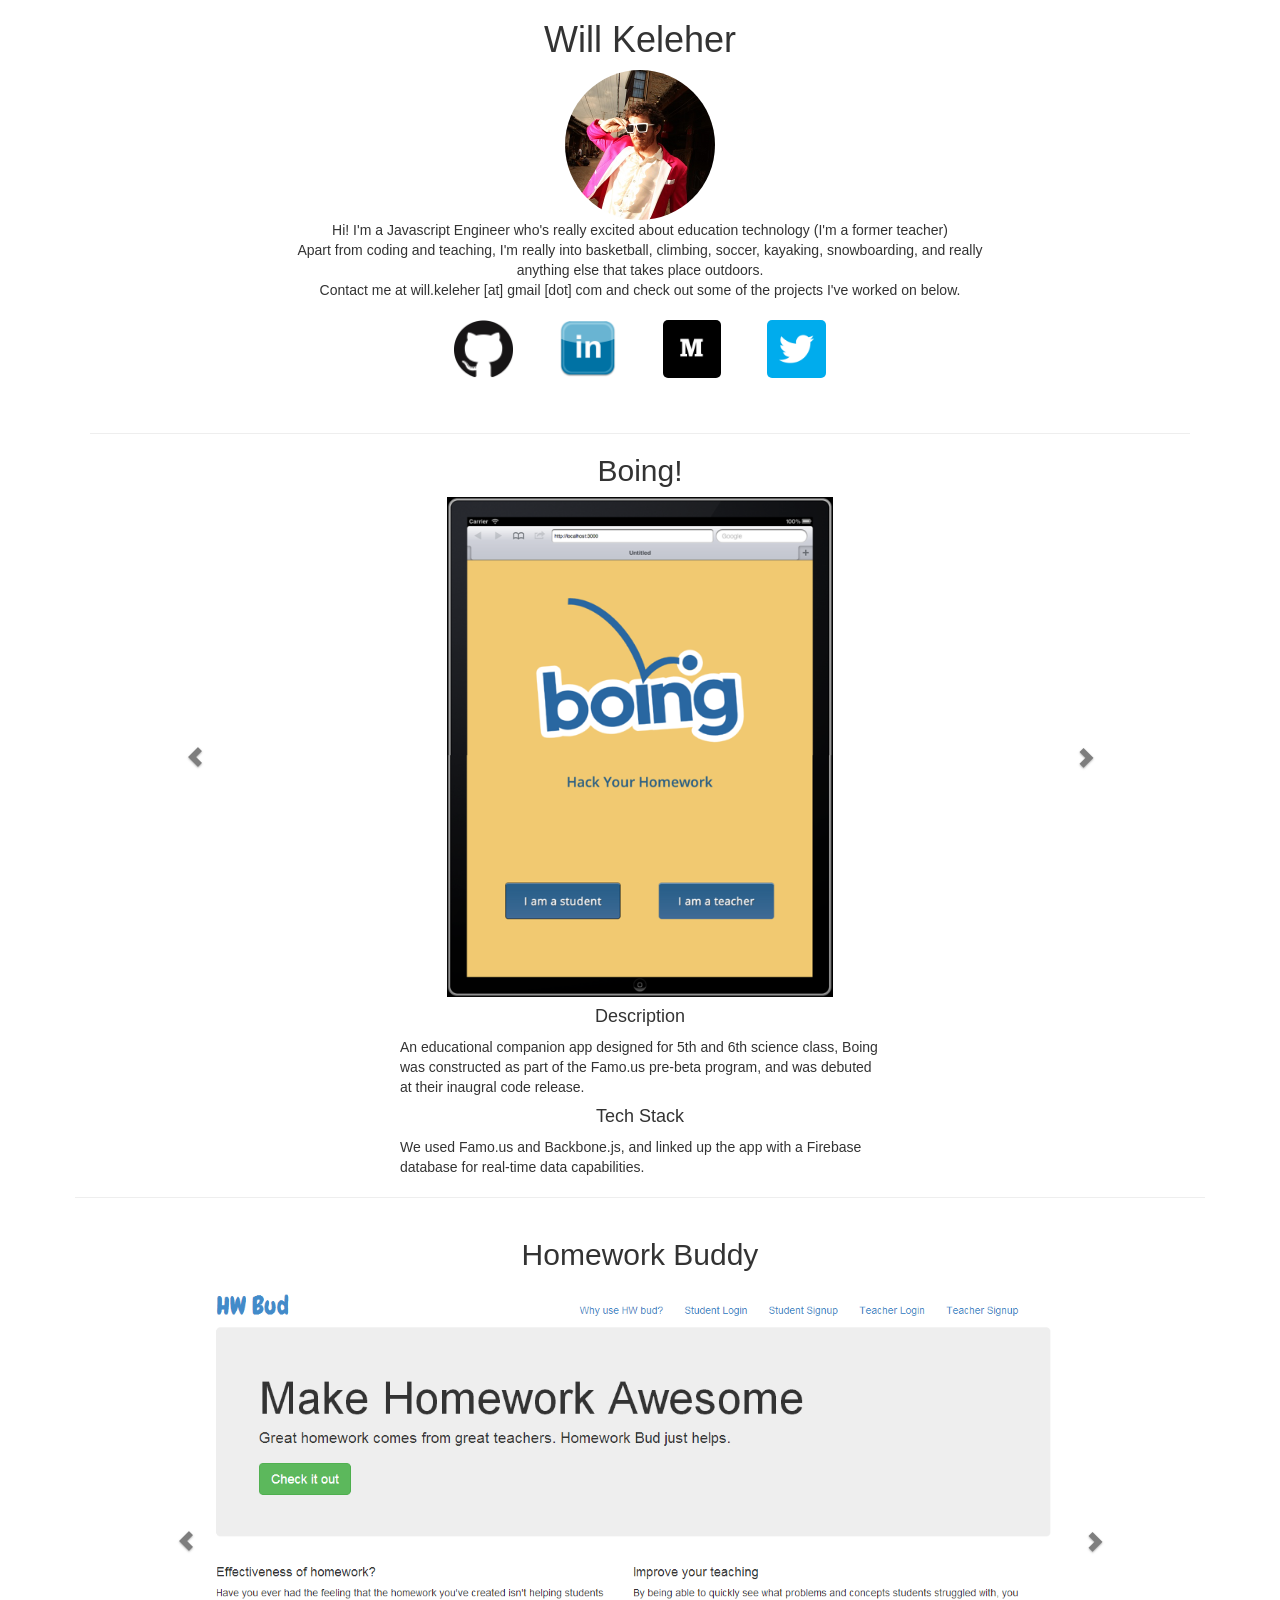
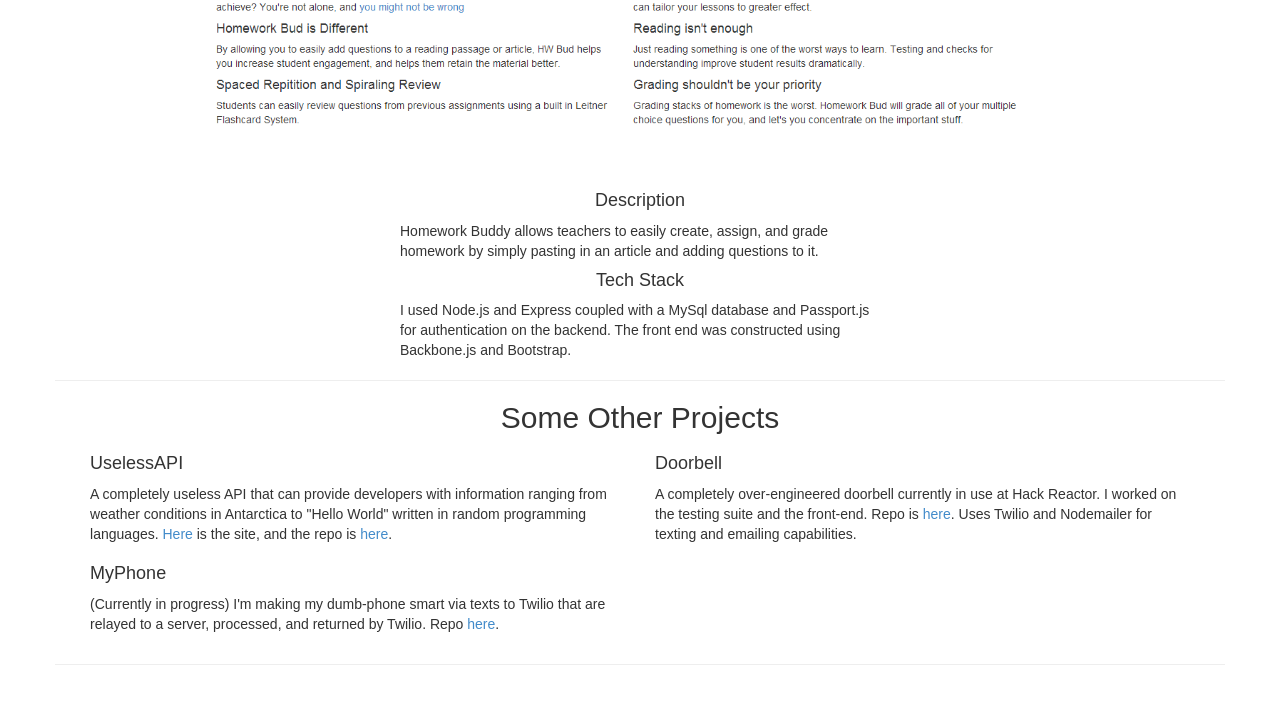
<file: index.html>
<!DOCTYPE html>
<html>
<head>
  <title>will k</title>
  <link rel = "stylesheet" href = "./bootstrap/css/bootstrap.min.css"></link>
  <link rel = "stylesheet" href = "style.css"></link>
  <link rel="icon"  
      href="logos/favicon.ico">
</head>

<body>
  <div class = "container everything">
    <div class = "me container text-center">
      <h1 class = "text-center">Will Keleher</h1>
      <img src = "images/me.jpg" class = "img-circle willPic center-align">
      <br>
      <p>Hi!
        I'm a Javascript Engineer who's really excited about education technology (I'm a former teacher)
      </p>
      <p>
        Apart from coding and teaching, I'm really into basketball, climbing, soccer, kayaking, snowboarding, and really anything else that takes place outdoors.
      </p>
      <p>
      Contact me at will.keleher [at] gmail [dot] com and check out some of the projects I've worked on below.</p>
      <br>
      <div class = "personalLinks text-center">
        <a href="http://github.com/kelwill"><img src = "logos/GitHub-Mark-120px-plus.png"></a>
        <a href="http://www.linkedin.com/pub/will-keleher/69/739/a8b"><img src = "logos/linkedin-logofull1.png"></a>
        <a href="https://medium.com/@willkeleher"><img src = "logos/medium-logo-150x150.png"></a>
        <a href= "https://twitter.com/willkeleher"><img src = "logos/new-twitter-logo.png"></a>
      </div>
    </div>
    <div class = "row">
      <div class = "col-md-12 projects">
      <div class = "divider"></div>
        <hr>
      <div class = "col-md-12 projects">
        <h2 class = "text-center">Boing!</h2>
        <div id="boing" class="carousel slide" data-ride="carousel">
          <div class="carousel-inner">
            <div class="item active">
              <a href= "http://www.youtube.com/watch?v=rdjR3H88TPQ"><img src="images/boing/boing-logo.png" alt="screenshot of Boing"></a>
              <div class="carousel-caption">
              </div>
            </div>
            <div class="item">
              <a href= "http://www.youtube.com/watch?v=rdjR3H88TPQ"><img src="images/boing/boing1.png" alt="screenshot of Boing"></a>
              <div class="carousel-caption">
              </div>
            </div>
            <div class="item">
              <a href= "http://www.youtube.com/watch?v=rdjR3H88TPQ"><img src="images/boing/boing2.png" alt="screenshot of Boing"></a>
              <div class="carousel-caption">
              </div>
            </div>
            <div class="item">
              <a href= "http://www.youtube.com/watch?v=rdjR3H88TPQ"><img src="images/boing/boing3.png" alt="screenshot of Boing"></a>
              <div class="carousel-caption">
              </div>
            </div>
            <div class="item">
              <a href= "http://www.youtube.com/watch?v=rdjR3H88TPQ"><img src="images/boing/boing4.png" alt="screenshot of Boing"></a>
              <div class="carousel-caption">
              </div>
            </div>
          </div>

          <!-- Controls -->
          <a class="left carousel-control" href="#boing" data-slide="prev">
            <span class="glyphicon glyphicon-chevron-left"></span>
          </a>
          <a class="right carousel-control" href="#boing" data-slide="next">
            <span class="glyphicon glyphicon-chevron-right"></span>
          </a>
        </div>
      </div>
    </div>
    <div>
      <div class = "col-lg-12">
        <h4 class = "text-center">Description</h4>
        <p class = "description">An educational companion app designed for 5th and 6th science class, Boing was constructed as part of the Famo.us pre-beta program, and was debuted at their inaugral code release.</p>
      </div>
      <div class = "col-lg-12">
        <h4 class = "text-center">Tech Stack</h4>
        <p class = "description">We used Famo.us and Backbone.js, and linked up the app with a Firebase database for real-time data capabilities.</p>
      </div>
    </div>
  <hr>
  <div class = "row">
    <h2 class = "text-center">Homework Buddy</h2>
    <div id="hwbud" class="carousel slide" data-ride="carousel">
      <div class="carousel-inner">
        <div class="item active">
          <a href= "http://hwbud.azurewebsites.net"><img src="images//hwbud/hwbud1.png" alt="screenshot of homework buddy"></a>
          <div class="carousel-caption">
          </div>
        </div>
        <div class="item">
          <a href= "http://hwbud.azurewebsites.net"><img src="images/hwbud/hwbud2.png" alt="screenshot of homework buddy"></a>
          <div class="carousel-caption">
          </div>
        </div>
        <div class="item">
          <a href= "http://hwbud.azurewebsites.net"><img src="images/hwbud/hwbud3.png" alt="screenshot of homework buddy"></a>
          <div class="carousel-caption">
          </div>
        </div>
      </div>

      <!-- Controls -->
      <a class="left carousel-control" href="#hwbud" data-slide="prev">
        <span class="glyphicon glyphicon-chevron-left"></span>
      </a>
      <a class="right carousel-control" href="#hwbud" data-slide="next">
        <span class="glyphicon glyphicon-chevron-right"></span>
      </a>
    </div>
  </div>
</div>
<div class>
  <div class = "col-lg-12">
    <h4 class = "text-center">Description</h4>
    <p class = "description">Homework Buddy allows teachers to easily create, assign, and grade homework by simply pasting in an article and adding questions to it.</p>
  </div>
  <div class = "col-lg-12">
    <h4 class = "text-center">Tech Stack</h4>
    <p class = "description">I used Node.js and Express coupled with a MySql database and Passport.js for authentication on the backend. The front end was constructed using Backbone.js and Bootstrap.
  </div>
</div>
  <hr>
  <div class = "col-md-12 projects">
      <h2 class = "text-center">Some Other Projects</h2>
  </div>
  <div class = "row marketing">
    <div class = "col-lg-6">
      <h4>UselessAPI</h4>
      <p>A completely useless API that can provide developers with information ranging from weather conditions in Antarctica to "Hello World" written in random programming languages. <a href = "http://uselessapi.azurewebsites.net">Here</a> is the site, and the repo is <a href = "http://github.com/kelwill/uselessapi">here</a>.</p>
    </div>
    <div class = "col-lg-6">
      <h4>Doorbell</h4>
      <p>A completely over-engineered doorbell currently in use at Hack Reactor. I worked on the testing suite and the front-end. Repo is <a href = "http://github.com/peterkhayes/doorbell">here</a>. Uses Twilio and Nodemailer for texting and emailing capabilities.</p>
    </div>
    <div class = "col-lg-6">
      <h4>MyPhone</h4>
      <p>(Currently in progress) I'm making my dumb-phone smart via texts to Twilio that are relayed to a server, processed, and returned by Twilio. Repo <a href = "http://github.com/kelwill/myPhone">here</a>.</p>
    </div>
<!--     <div class = "col-lg-6">
      <h4></h4>
      <p></p>
    </div> -->
  </div>
  <hr>
  <br>
</div>
  <script src = "./bower_components/jquery/jquery.min.js"></script>
  <script src = "./bower_components/underscore/underscore-min.js"></script>
  <script src = "./bower_components/backbone/backbone-min.js"></script>
  <script src = "./bootstrap/js/bootstrap.min.js"></script>
  <script src = "./solitaire.js"></script>
</body>

</html>
</file>
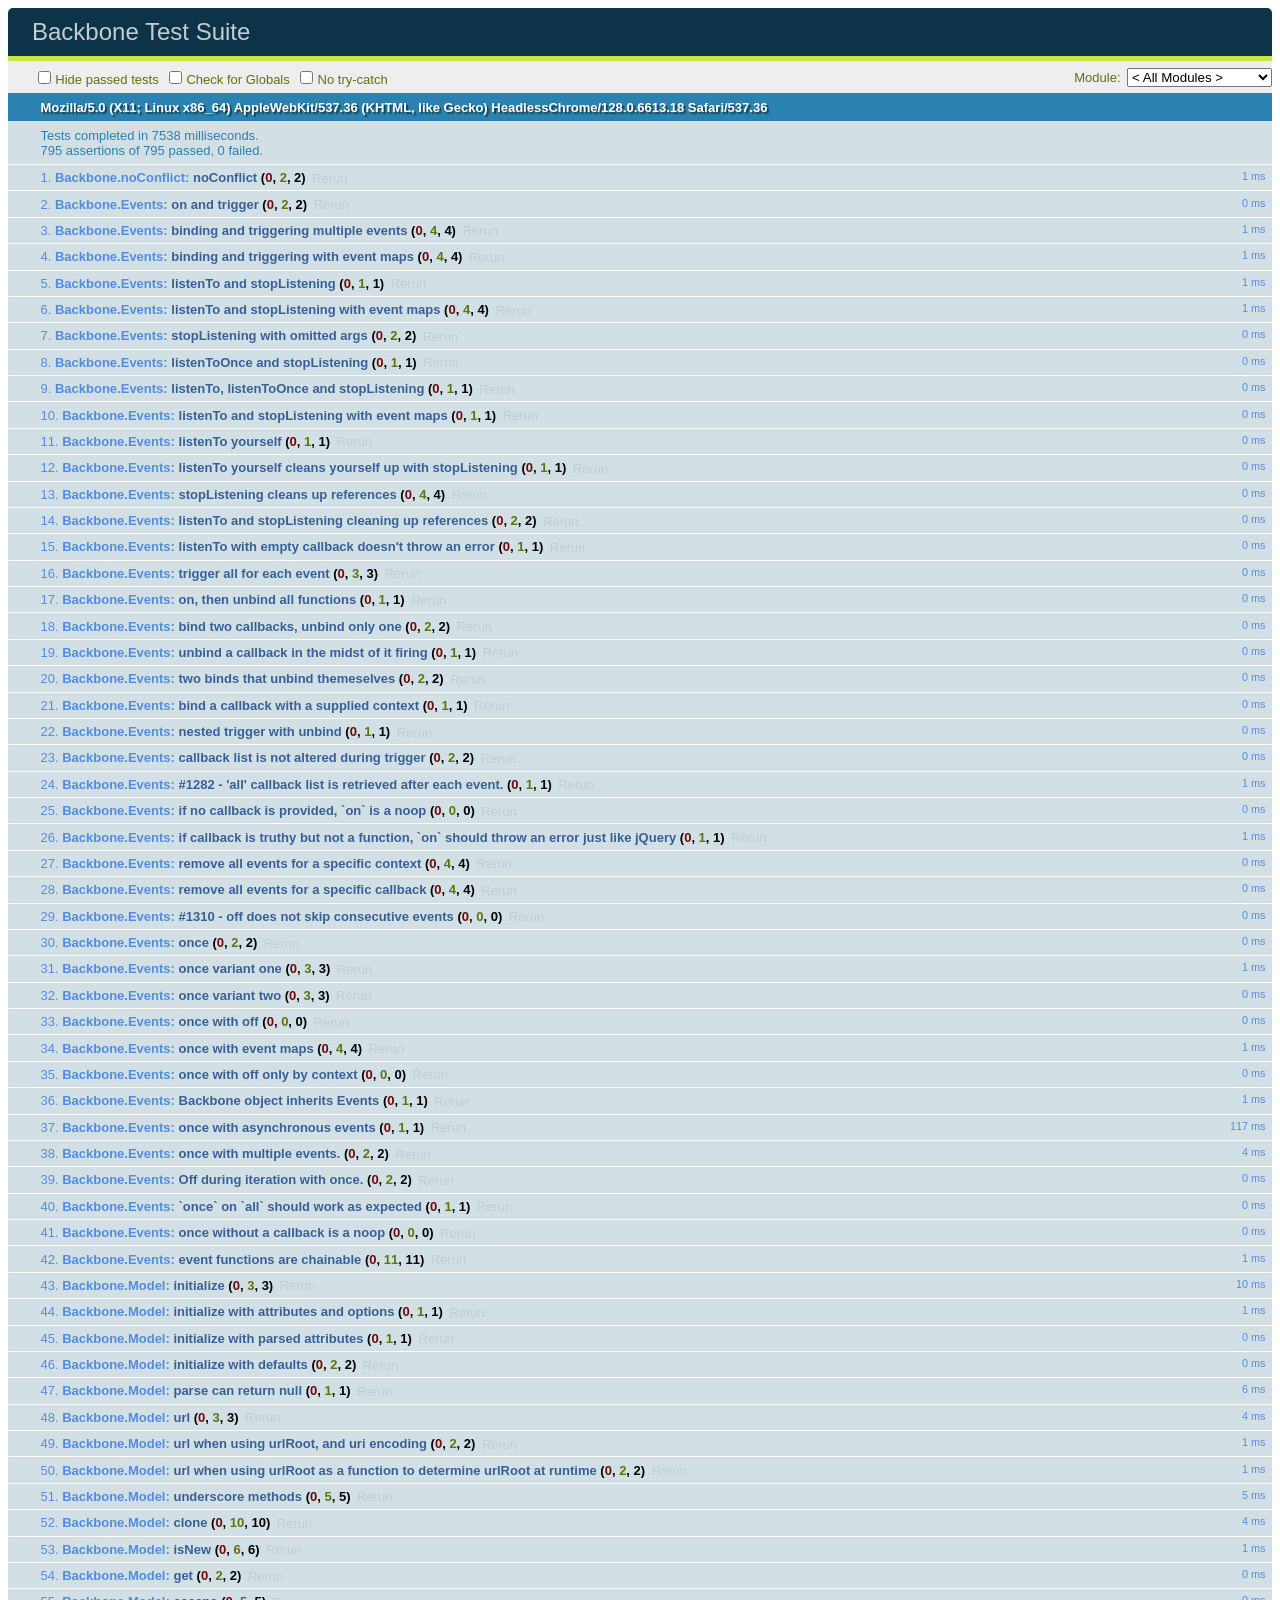
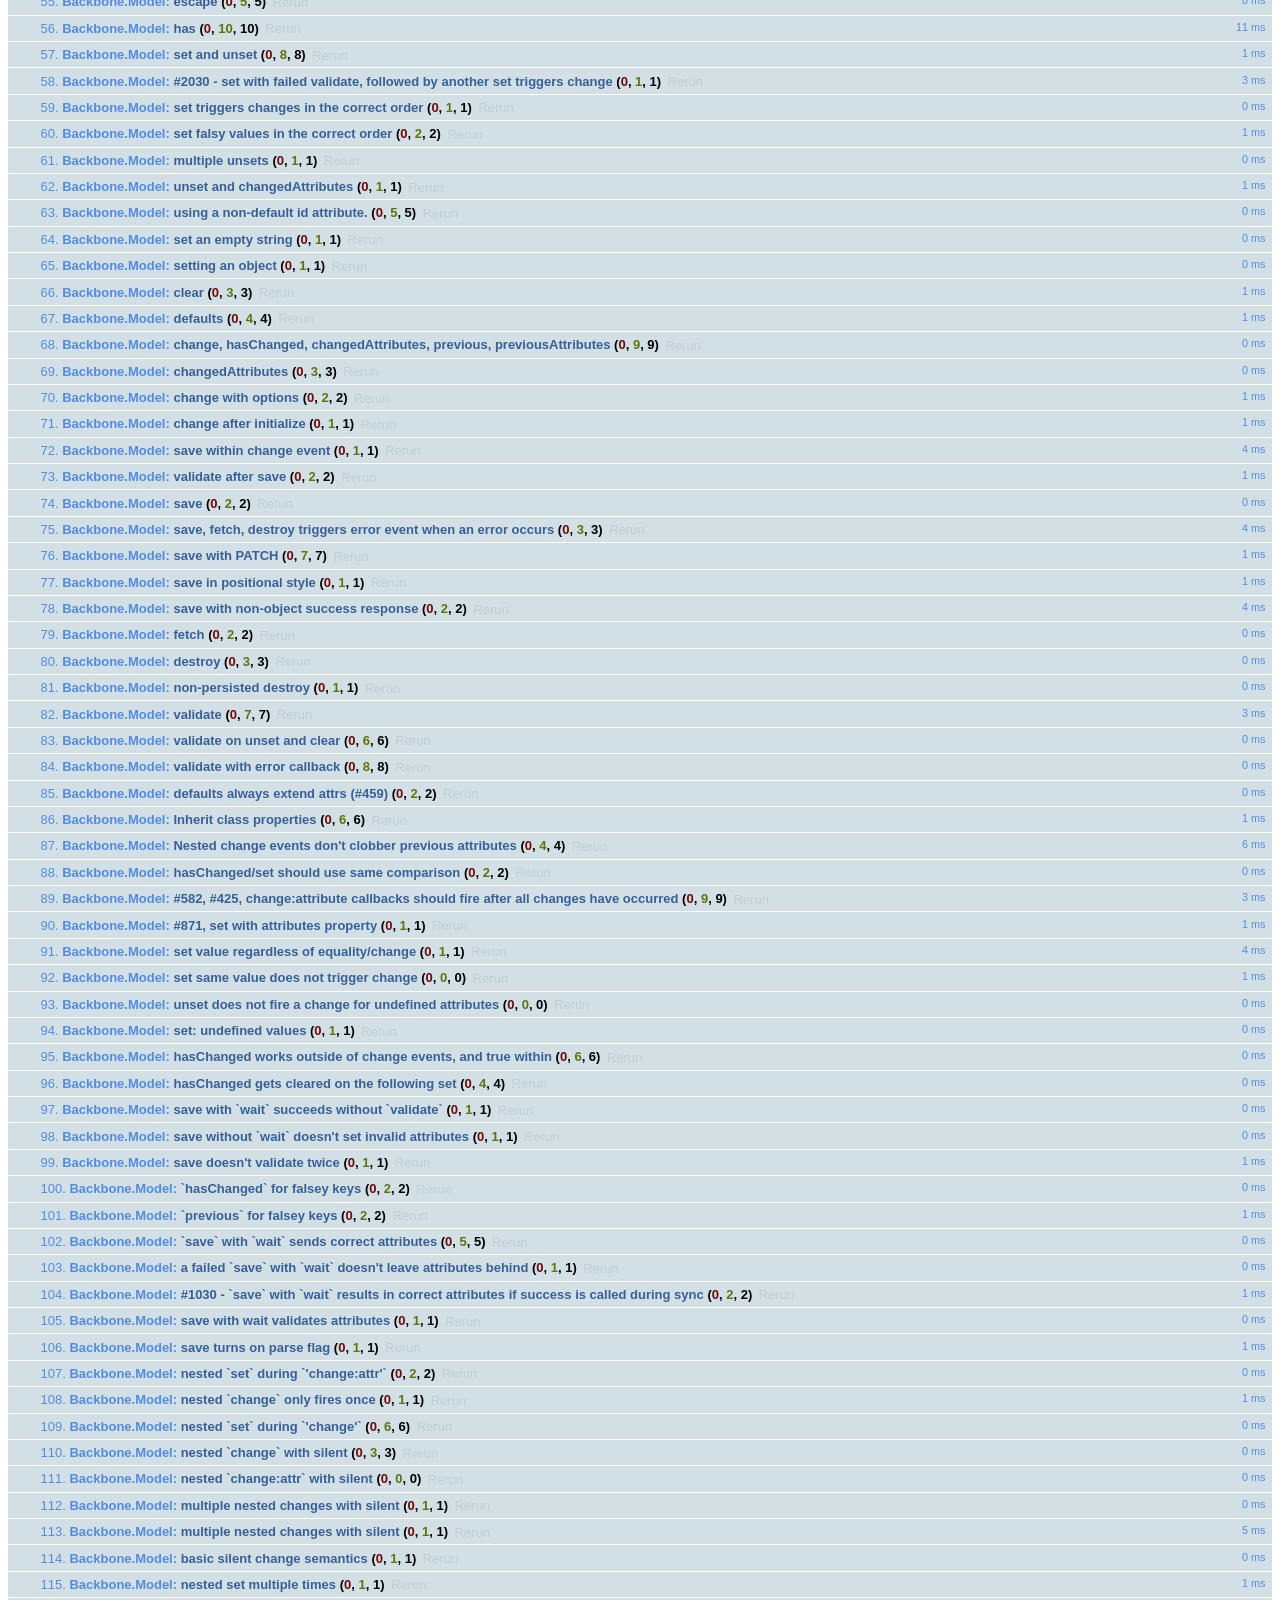
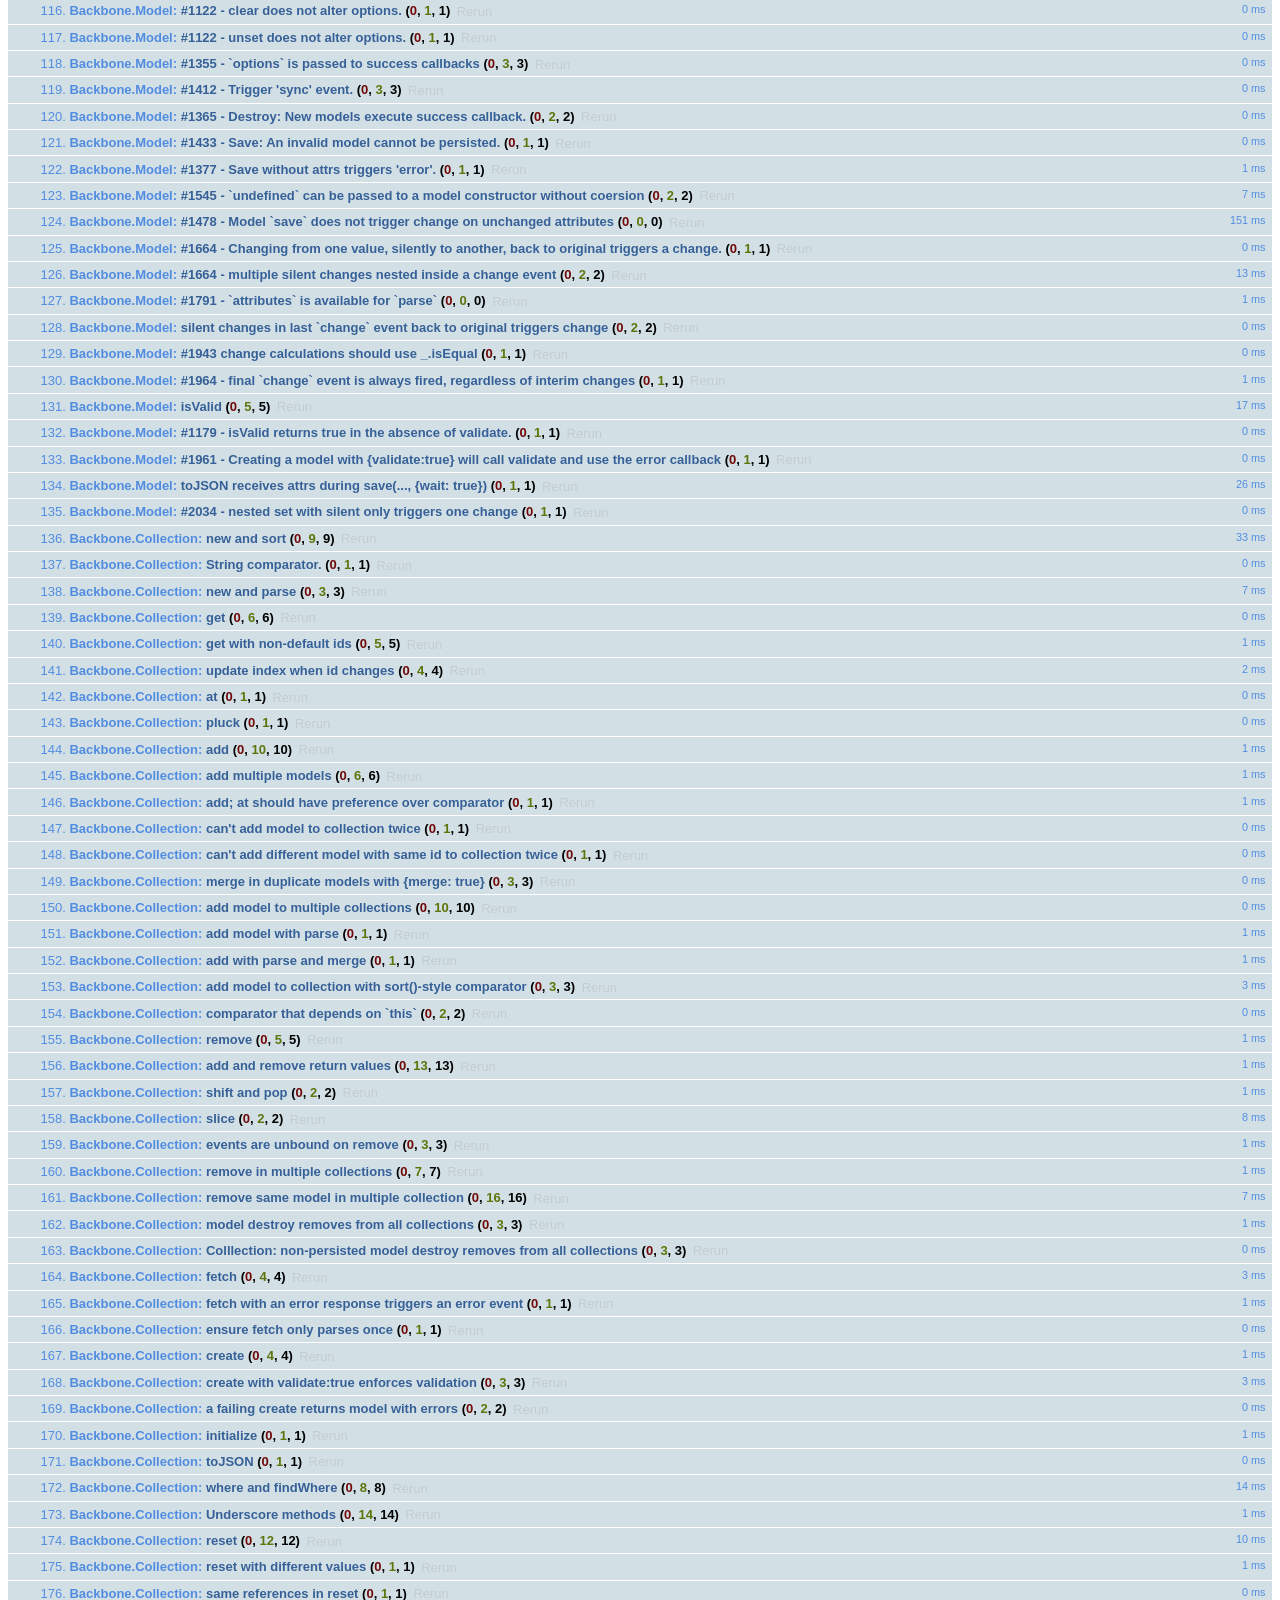
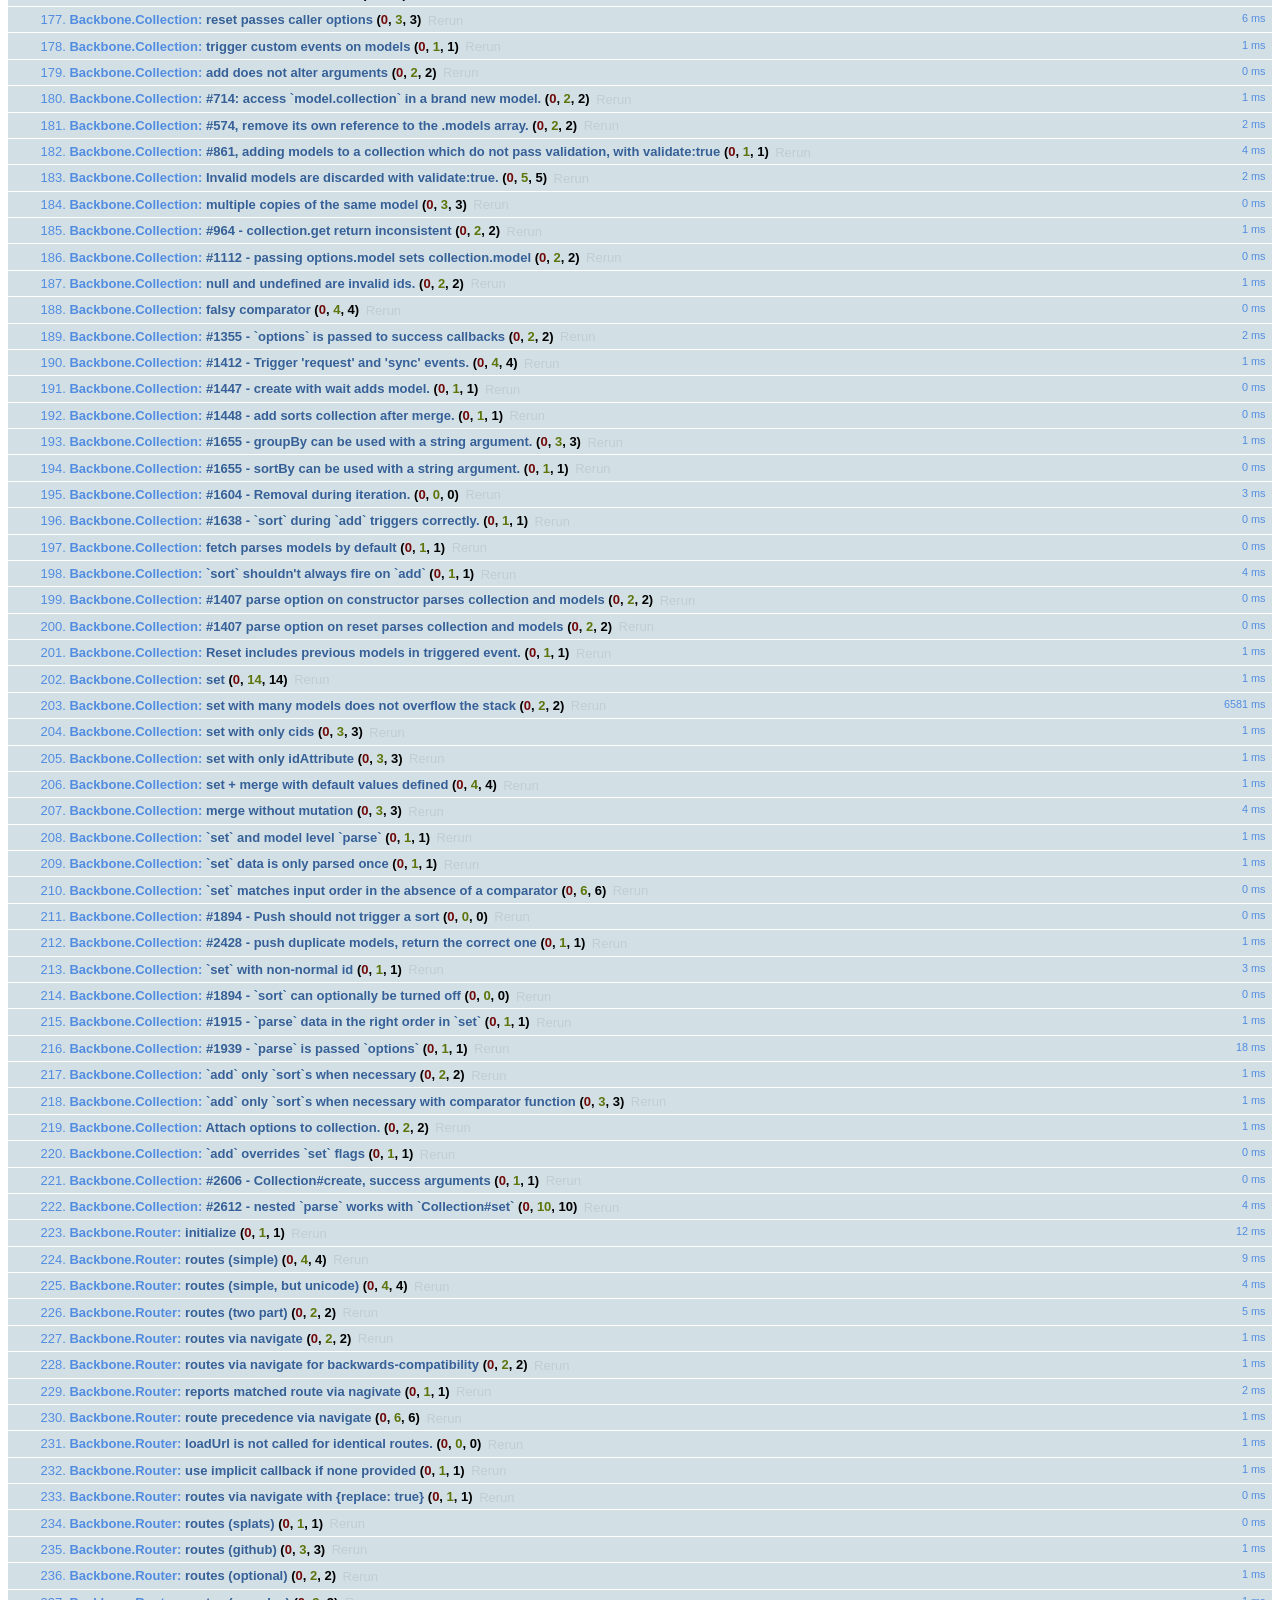
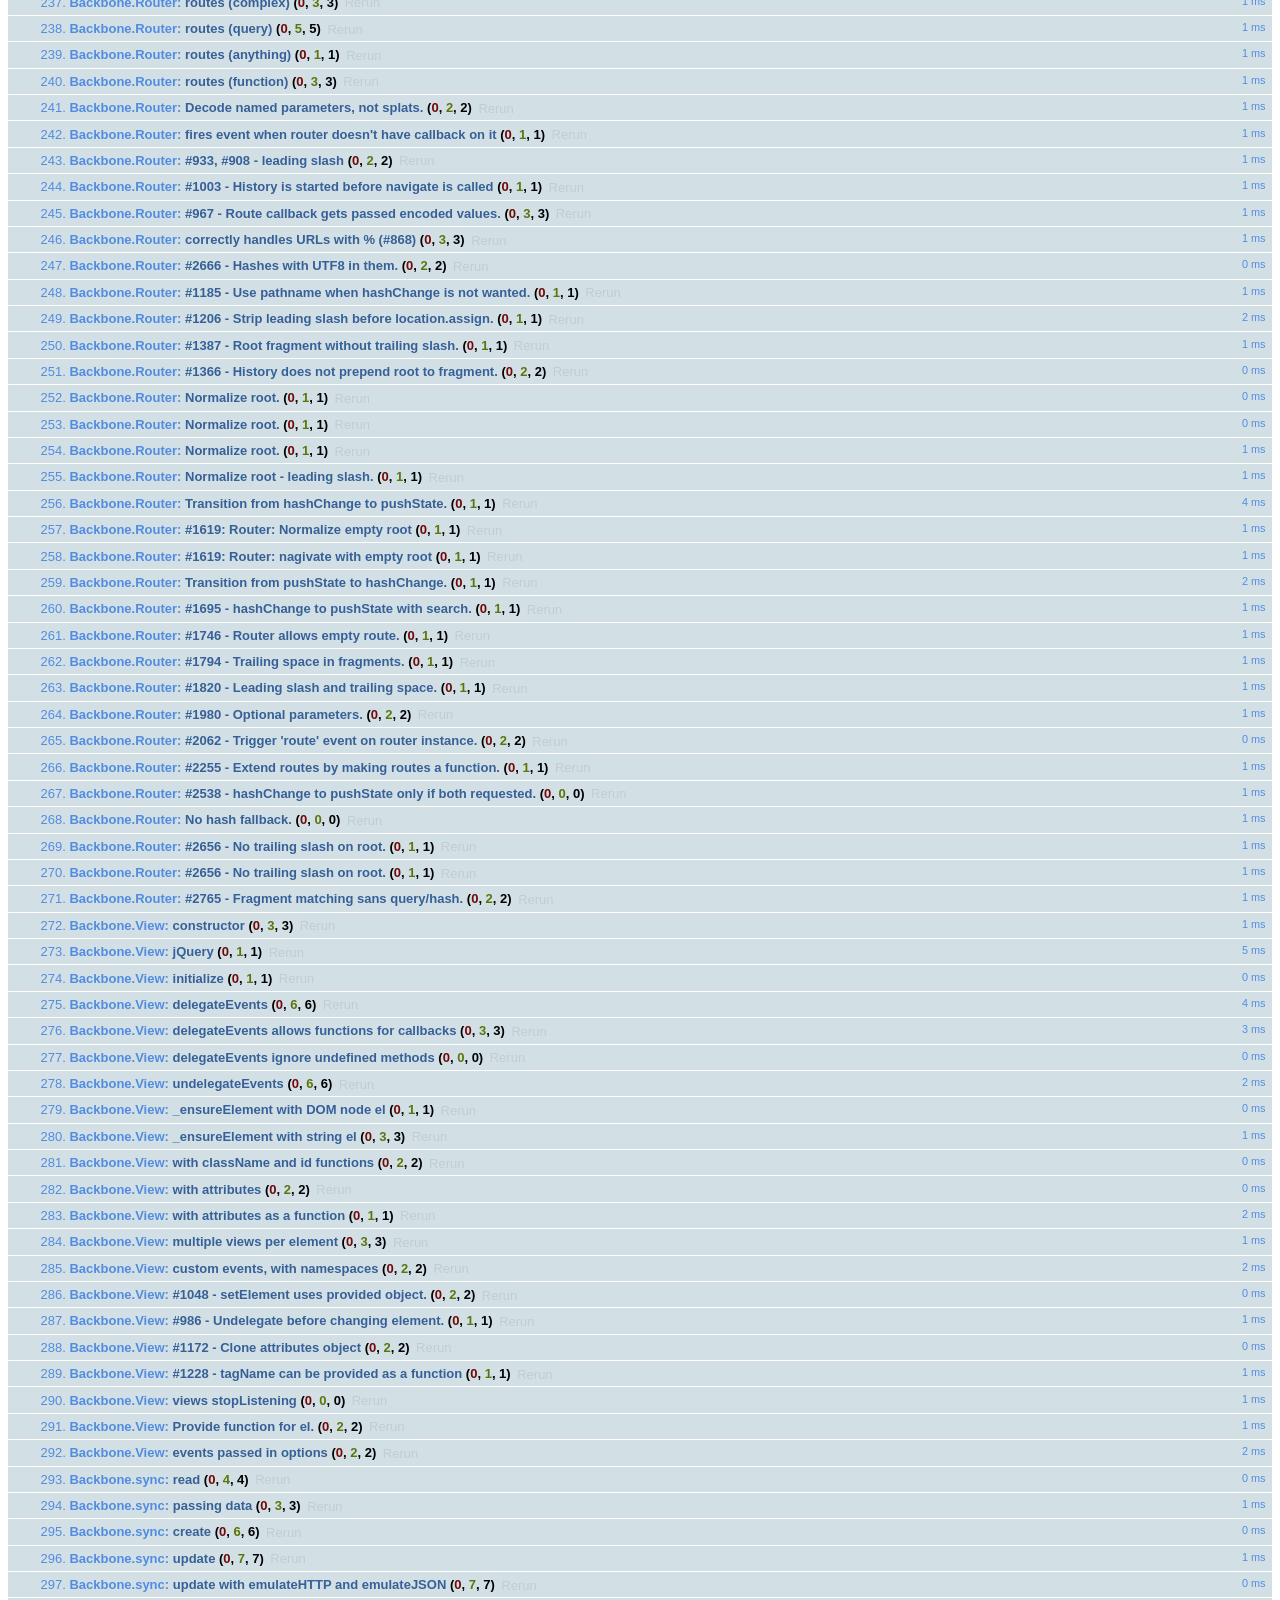
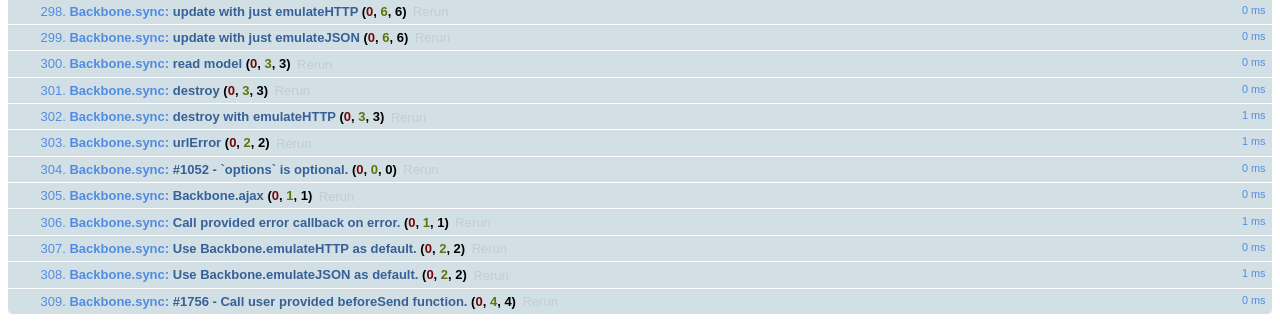
<file: bower_components/backbone/test/index.html>
<!doctype html>
<html>
<head>
  <meta charset='utf8'>
  <title>Backbone Test Suite</title>
  <link rel="stylesheet" href="vendor/qunit.css" type="text/css" media="screen">
  <link rel="icon" href="../docs/images/favicon.ico">
</head>
<body>
  <div id="qunit"></div>
  <div id="qunit-fixture">
    <div id='testElement'>
      <h1>Test</h1>
    </div>
  </div>
  <script src="vendor/json2.js"></script>
  <script src="vendor/jquery.js"></script>
  <script src="vendor/qunit.js"></script>
  <script src="vendor/underscore.js"></script>
  <script src="../backbone.js"></script>
  <script src="environment.js"></script>
  <script src="noconflict.js"></script>
  <script src="events.js"></script>
  <script src="model.js"></script>
  <script src="collection.js"></script>
  <script src="router.js"></script>
  <script src="view.js"></script>
  <script src="sync.js"></script>
</body>
</html>
</file>
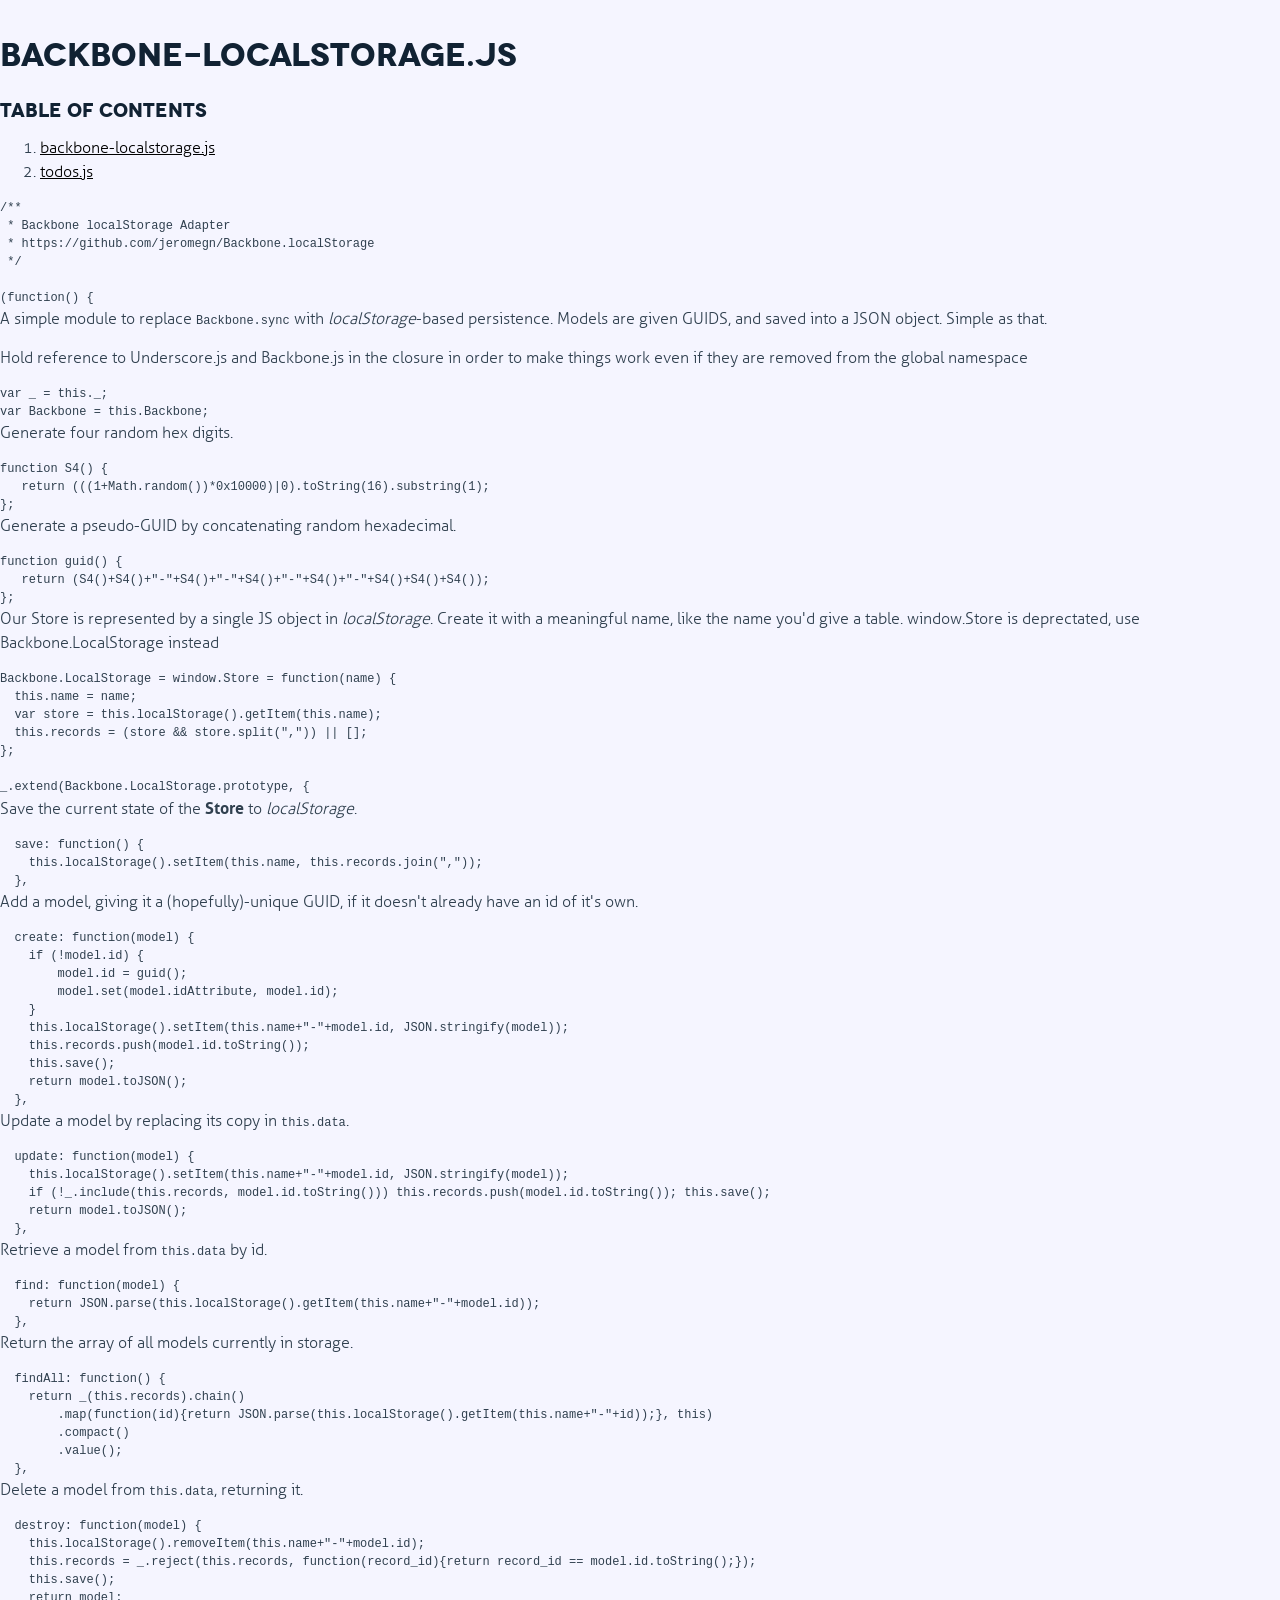
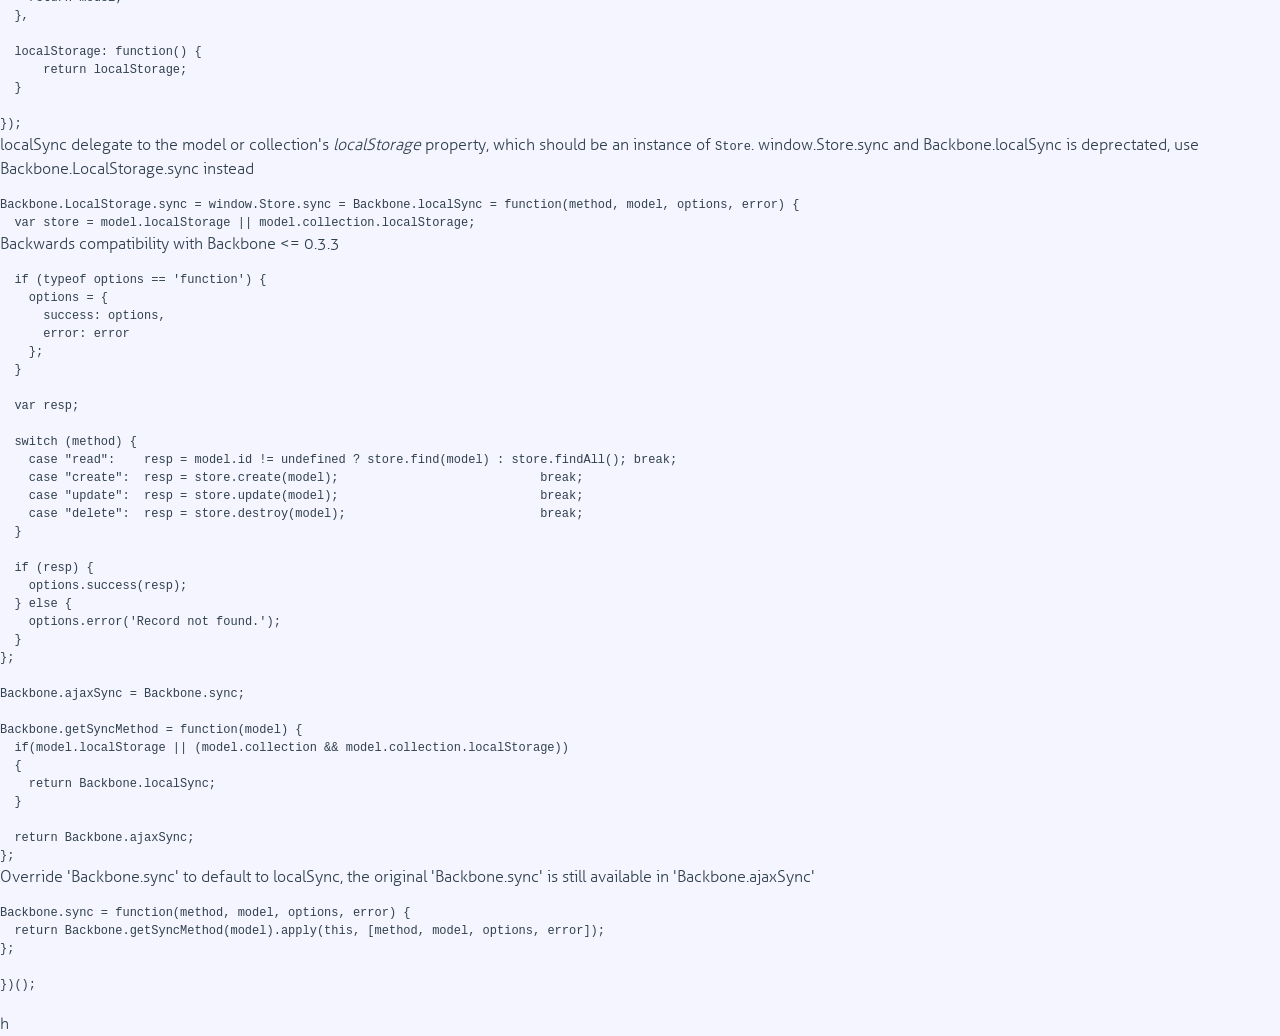
<file: bower_components/backbone/docs/backbone-localstorage.html>
<!DOCTYPE html>

<html>
<head>
  <title>backbone-localstorage.js</title>
  <meta http-equiv="content-type" content="text/html; charset=UTF-8">
  <meta name="viewport" content="width=device-width, target-densitydpi=160dpi, initial-scale=1.0; maximum-scale=1.0; user-scalable=0;">
  <link rel="stylesheet" media="all" href="public/stylesheets/normalize.css" />
  <link rel="stylesheet" media="all" href="docco.css" />
</head>
<body>
  <div class="container">
    <div class="page">

      <div class="header">
        
          <h1>backbone-localstorage.js</h1>
        

        
          <div class="toc">
            <h3>Table of Contents</h3>
            <ol>
              
                
                <li>
                  <a class="source" href="backbone-localstorage.html">
                    backbone-localstorage.js
                  </a>
                </li>
              
                
                <li>
                  <a class="source" href="todos.html">
                    todos.js
                  </a>
                </li>
              
            </ol>
          </div>
        
      </div>

      
        
        
        
          <div class="highlight"><pre><span class="cm">/**</span>
<span class="cm"> * Backbone localStorage Adapter</span>
<span class="cm"> * https://github.com/jeromegn/Backbone.localStorage</span>
<span class="cm"> */</span>

<span class="p">(</span><span class="kd">function</span><span class="p">()</span> <span class="p">{</span></pre></div>
        
      
        
        
<p>A simple module to replace <code>Backbone.sync</code> with <em>localStorage</em>-based
persistence. Models are given GUIDS, and saved into a JSON object. Simple
as that.

</p>
<p>Hold reference to Underscore.js and Backbone.js in the closure in order
to make things work even if they are removed from the global namespace

</p>

        
          <div class="highlight"><pre><span class="kd">var</span> <span class="nx">_</span> <span class="o">=</span> <span class="k">this</span><span class="p">.</span><span class="nx">_</span><span class="p">;</span>
<span class="kd">var</span> <span class="nx">Backbone</span> <span class="o">=</span> <span class="k">this</span><span class="p">.</span><span class="nx">Backbone</span><span class="p">;</span></pre></div>
        
      
        
        
<p>Generate four random hex digits.

</p>

        
          <div class="highlight"><pre><span class="kd">function</span> <span class="nx">S4</span><span class="p">()</span> <span class="p">{</span>
   <span class="k">return</span> <span class="p">(((</span><span class="mi">1</span><span class="o">+</span><span class="nb">Math</span><span class="p">.</span><span class="nx">random</span><span class="p">())</span><span class="o">*</span><span class="mh">0x10000</span><span class="p">)</span><span class="o">|</span><span class="mi">0</span><span class="p">).</span><span class="nx">toString</span><span class="p">(</span><span class="mi">16</span><span class="p">).</span><span class="nx">substring</span><span class="p">(</span><span class="mi">1</span><span class="p">);</span>
<span class="p">};</span></pre></div>
        
      
        
        
<p>Generate a pseudo-GUID by concatenating random hexadecimal.

</p>

        
          <div class="highlight"><pre><span class="kd">function</span> <span class="nx">guid</span><span class="p">()</span> <span class="p">{</span>
   <span class="k">return</span> <span class="p">(</span><span class="nx">S4</span><span class="p">()</span><span class="o">+</span><span class="nx">S4</span><span class="p">()</span><span class="o">+</span><span class="s2">&quot;-&quot;</span><span class="o">+</span><span class="nx">S4</span><span class="p">()</span><span class="o">+</span><span class="s2">&quot;-&quot;</span><span class="o">+</span><span class="nx">S4</span><span class="p">()</span><span class="o">+</span><span class="s2">&quot;-&quot;</span><span class="o">+</span><span class="nx">S4</span><span class="p">()</span><span class="o">+</span><span class="s2">&quot;-&quot;</span><span class="o">+</span><span class="nx">S4</span><span class="p">()</span><span class="o">+</span><span class="nx">S4</span><span class="p">()</span><span class="o">+</span><span class="nx">S4</span><span class="p">());</span>
<span class="p">};</span></pre></div>
        
      
        
        
<p>Our Store is represented by a single JS object in <em>localStorage</em>. Create it
with a meaningful name, like the name you&#39;d give a table.
window.Store is deprectated, use Backbone.LocalStorage instead

</p>

        
          <div class="highlight"><pre><span class="nx">Backbone</span><span class="p">.</span><span class="nx">LocalStorage</span> <span class="o">=</span> <span class="nb">window</span><span class="p">.</span><span class="nx">Store</span> <span class="o">=</span> <span class="kd">function</span><span class="p">(</span><span class="nx">name</span><span class="p">)</span> <span class="p">{</span>
  <span class="k">this</span><span class="p">.</span><span class="nx">name</span> <span class="o">=</span> <span class="nx">name</span><span class="p">;</span>
  <span class="kd">var</span> <span class="nx">store</span> <span class="o">=</span> <span class="k">this</span><span class="p">.</span><span class="nx">localStorage</span><span class="p">().</span><span class="nx">getItem</span><span class="p">(</span><span class="k">this</span><span class="p">.</span><span class="nx">name</span><span class="p">);</span>
  <span class="k">this</span><span class="p">.</span><span class="nx">records</span> <span class="o">=</span> <span class="p">(</span><span class="nx">store</span> <span class="o">&amp;&amp;</span> <span class="nx">store</span><span class="p">.</span><span class="nx">split</span><span class="p">(</span><span class="s2">&quot;,&quot;</span><span class="p">))</span> <span class="o">||</span> <span class="p">[];</span>
<span class="p">};</span>

<span class="nx">_</span><span class="p">.</span><span class="nx">extend</span><span class="p">(</span><span class="nx">Backbone</span><span class="p">.</span><span class="nx">LocalStorage</span><span class="p">.</span><span class="nx">prototype</span><span class="p">,</span> <span class="p">{</span></pre></div>
        
      
        
        
<p>Save the current state of the <strong>Store</strong> to <em>localStorage</em>.

</p>

        
          <div class="highlight"><pre>  <span class="nx">save</span><span class="o">:</span> <span class="kd">function</span><span class="p">()</span> <span class="p">{</span>
    <span class="k">this</span><span class="p">.</span><span class="nx">localStorage</span><span class="p">().</span><span class="nx">setItem</span><span class="p">(</span><span class="k">this</span><span class="p">.</span><span class="nx">name</span><span class="p">,</span> <span class="k">this</span><span class="p">.</span><span class="nx">records</span><span class="p">.</span><span class="nx">join</span><span class="p">(</span><span class="s2">&quot;,&quot;</span><span class="p">));</span>
  <span class="p">},</span></pre></div>
        
      
        
        
<p>Add a model, giving it a (hopefully)-unique GUID, if it doesn&#39;t already
have an id of it&#39;s own.

</p>

        
          <div class="highlight"><pre>  <span class="nx">create</span><span class="o">:</span> <span class="kd">function</span><span class="p">(</span><span class="nx">model</span><span class="p">)</span> <span class="p">{</span>
    <span class="k">if</span> <span class="p">(</span><span class="o">!</span><span class="nx">model</span><span class="p">.</span><span class="nx">id</span><span class="p">)</span> <span class="p">{</span>
        <span class="nx">model</span><span class="p">.</span><span class="nx">id</span> <span class="o">=</span> <span class="nx">guid</span><span class="p">();</span>
        <span class="nx">model</span><span class="p">.</span><span class="nx">set</span><span class="p">(</span><span class="nx">model</span><span class="p">.</span><span class="nx">idAttribute</span><span class="p">,</span> <span class="nx">model</span><span class="p">.</span><span class="nx">id</span><span class="p">);</span>
    <span class="p">}</span>
    <span class="k">this</span><span class="p">.</span><span class="nx">localStorage</span><span class="p">().</span><span class="nx">setItem</span><span class="p">(</span><span class="k">this</span><span class="p">.</span><span class="nx">name</span><span class="o">+</span><span class="s2">&quot;-&quot;</span><span class="o">+</span><span class="nx">model</span><span class="p">.</span><span class="nx">id</span><span class="p">,</span> <span class="nx">JSON</span><span class="p">.</span><span class="nx">stringify</span><span class="p">(</span><span class="nx">model</span><span class="p">));</span>
    <span class="k">this</span><span class="p">.</span><span class="nx">records</span><span class="p">.</span><span class="nx">push</span><span class="p">(</span><span class="nx">model</span><span class="p">.</span><span class="nx">id</span><span class="p">.</span><span class="nx">toString</span><span class="p">());</span>
    <span class="k">this</span><span class="p">.</span><span class="nx">save</span><span class="p">();</span>
    <span class="k">return</span> <span class="nx">model</span><span class="p">.</span><span class="nx">toJSON</span><span class="p">();</span>
  <span class="p">},</span></pre></div>
        
      
        
        
<p>Update a model by replacing its copy in <code>this.data</code>.

</p>

        
          <div class="highlight"><pre>  <span class="nx">update</span><span class="o">:</span> <span class="kd">function</span><span class="p">(</span><span class="nx">model</span><span class="p">)</span> <span class="p">{</span>
    <span class="k">this</span><span class="p">.</span><span class="nx">localStorage</span><span class="p">().</span><span class="nx">setItem</span><span class="p">(</span><span class="k">this</span><span class="p">.</span><span class="nx">name</span><span class="o">+</span><span class="s2">&quot;-&quot;</span><span class="o">+</span><span class="nx">model</span><span class="p">.</span><span class="nx">id</span><span class="p">,</span> <span class="nx">JSON</span><span class="p">.</span><span class="nx">stringify</span><span class="p">(</span><span class="nx">model</span><span class="p">));</span>
    <span class="k">if</span> <span class="p">(</span><span class="o">!</span><span class="nx">_</span><span class="p">.</span><span class="nx">include</span><span class="p">(</span><span class="k">this</span><span class="p">.</span><span class="nx">records</span><span class="p">,</span> <span class="nx">model</span><span class="p">.</span><span class="nx">id</span><span class="p">.</span><span class="nx">toString</span><span class="p">()))</span> <span class="k">this</span><span class="p">.</span><span class="nx">records</span><span class="p">.</span><span class="nx">push</span><span class="p">(</span><span class="nx">model</span><span class="p">.</span><span class="nx">id</span><span class="p">.</span><span class="nx">toString</span><span class="p">());</span> <span class="k">this</span><span class="p">.</span><span class="nx">save</span><span class="p">();</span>
    <span class="k">return</span> <span class="nx">model</span><span class="p">.</span><span class="nx">toJSON</span><span class="p">();</span>
  <span class="p">},</span></pre></div>
        
      
        
        
<p>Retrieve a model from <code>this.data</code> by id.

</p>

        
          <div class="highlight"><pre>  <span class="nx">find</span><span class="o">:</span> <span class="kd">function</span><span class="p">(</span><span class="nx">model</span><span class="p">)</span> <span class="p">{</span>
    <span class="k">return</span> <span class="nx">JSON</span><span class="p">.</span><span class="nx">parse</span><span class="p">(</span><span class="k">this</span><span class="p">.</span><span class="nx">localStorage</span><span class="p">().</span><span class="nx">getItem</span><span class="p">(</span><span class="k">this</span><span class="p">.</span><span class="nx">name</span><span class="o">+</span><span class="s2">&quot;-&quot;</span><span class="o">+</span><span class="nx">model</span><span class="p">.</span><span class="nx">id</span><span class="p">));</span>
  <span class="p">},</span></pre></div>
        
      
        
        
<p>Return the array of all models currently in storage.

</p>

        
          <div class="highlight"><pre>  <span class="nx">findAll</span><span class="o">:</span> <span class="kd">function</span><span class="p">()</span> <span class="p">{</span>
    <span class="k">return</span> <span class="nx">_</span><span class="p">(</span><span class="k">this</span><span class="p">.</span><span class="nx">records</span><span class="p">).</span><span class="nx">chain</span><span class="p">()</span>
        <span class="p">.</span><span class="nx">map</span><span class="p">(</span><span class="kd">function</span><span class="p">(</span><span class="nx">id</span><span class="p">){</span><span class="k">return</span> <span class="nx">JSON</span><span class="p">.</span><span class="nx">parse</span><span class="p">(</span><span class="k">this</span><span class="p">.</span><span class="nx">localStorage</span><span class="p">().</span><span class="nx">getItem</span><span class="p">(</span><span class="k">this</span><span class="p">.</span><span class="nx">name</span><span class="o">+</span><span class="s2">&quot;-&quot;</span><span class="o">+</span><span class="nx">id</span><span class="p">));},</span> <span class="k">this</span><span class="p">)</span>
        <span class="p">.</span><span class="nx">compact</span><span class="p">()</span>
        <span class="p">.</span><span class="nx">value</span><span class="p">();</span>
  <span class="p">},</span></pre></div>
        
      
        
        
<p>Delete a model from <code>this.data</code>, returning it.

</p>

        
          <div class="highlight"><pre>  <span class="nx">destroy</span><span class="o">:</span> <span class="kd">function</span><span class="p">(</span><span class="nx">model</span><span class="p">)</span> <span class="p">{</span>
    <span class="k">this</span><span class="p">.</span><span class="nx">localStorage</span><span class="p">().</span><span class="nx">removeItem</span><span class="p">(</span><span class="k">this</span><span class="p">.</span><span class="nx">name</span><span class="o">+</span><span class="s2">&quot;-&quot;</span><span class="o">+</span><span class="nx">model</span><span class="p">.</span><span class="nx">id</span><span class="p">);</span>
    <span class="k">this</span><span class="p">.</span><span class="nx">records</span> <span class="o">=</span> <span class="nx">_</span><span class="p">.</span><span class="nx">reject</span><span class="p">(</span><span class="k">this</span><span class="p">.</span><span class="nx">records</span><span class="p">,</span> <span class="kd">function</span><span class="p">(</span><span class="nx">record_id</span><span class="p">){</span><span class="k">return</span> <span class="nx">record_id</span> <span class="o">==</span> <span class="nx">model</span><span class="p">.</span><span class="nx">id</span><span class="p">.</span><span class="nx">toString</span><span class="p">();});</span>
    <span class="k">this</span><span class="p">.</span><span class="nx">save</span><span class="p">();</span>
    <span class="k">return</span> <span class="nx">model</span><span class="p">;</span>
  <span class="p">},</span>

  <span class="nx">localStorage</span><span class="o">:</span> <span class="kd">function</span><span class="p">()</span> <span class="p">{</span>
      <span class="k">return</span> <span class="nx">localStorage</span><span class="p">;</span>
  <span class="p">}</span>

<span class="p">});</span></pre></div>
        
      
        
        
<p>localSync delegate to the model or collection&#39;s
<em>localStorage</em> property, which should be an instance of <code>Store</code>.
window.Store.sync and Backbone.localSync is deprectated, use Backbone.LocalStorage.sync instead

</p>

        
          <div class="highlight"><pre><span class="nx">Backbone</span><span class="p">.</span><span class="nx">LocalStorage</span><span class="p">.</span><span class="nx">sync</span> <span class="o">=</span> <span class="nb">window</span><span class="p">.</span><span class="nx">Store</span><span class="p">.</span><span class="nx">sync</span> <span class="o">=</span> <span class="nx">Backbone</span><span class="p">.</span><span class="nx">localSync</span> <span class="o">=</span> <span class="kd">function</span><span class="p">(</span><span class="nx">method</span><span class="p">,</span> <span class="nx">model</span><span class="p">,</span> <span class="nx">options</span><span class="p">,</span> <span class="nx">error</span><span class="p">)</span> <span class="p">{</span>
  <span class="kd">var</span> <span class="nx">store</span> <span class="o">=</span> <span class="nx">model</span><span class="p">.</span><span class="nx">localStorage</span> <span class="o">||</span> <span class="nx">model</span><span class="p">.</span><span class="nx">collection</span><span class="p">.</span><span class="nx">localStorage</span><span class="p">;</span></pre></div>
        
      
        
        
<p>Backwards compatibility with Backbone &lt;= 0.3.3

</p>

        
          <div class="highlight"><pre>  <span class="k">if</span> <span class="p">(</span><span class="k">typeof</span> <span class="nx">options</span> <span class="o">==</span> <span class="s1">&#39;function&#39;</span><span class="p">)</span> <span class="p">{</span>
    <span class="nx">options</span> <span class="o">=</span> <span class="p">{</span>
      <span class="nx">success</span><span class="o">:</span> <span class="nx">options</span><span class="p">,</span>
      <span class="nx">error</span><span class="o">:</span> <span class="nx">error</span>
    <span class="p">};</span>
  <span class="p">}</span>

  <span class="kd">var</span> <span class="nx">resp</span><span class="p">;</span>

  <span class="k">switch</span> <span class="p">(</span><span class="nx">method</span><span class="p">)</span> <span class="p">{</span>
    <span class="k">case</span> <span class="s2">&quot;read&quot;</span><span class="o">:</span>    <span class="nx">resp</span> <span class="o">=</span> <span class="nx">model</span><span class="p">.</span><span class="nx">id</span> <span class="o">!=</span> <span class="kc">undefined</span> <span class="o">?</span> <span class="nx">store</span><span class="p">.</span><span class="nx">find</span><span class="p">(</span><span class="nx">model</span><span class="p">)</span> <span class="o">:</span> <span class="nx">store</span><span class="p">.</span><span class="nx">findAll</span><span class="p">();</span> <span class="k">break</span><span class="p">;</span>
    <span class="k">case</span> <span class="s2">&quot;create&quot;</span><span class="o">:</span>  <span class="nx">resp</span> <span class="o">=</span> <span class="nx">store</span><span class="p">.</span><span class="nx">create</span><span class="p">(</span><span class="nx">model</span><span class="p">);</span>                            <span class="k">break</span><span class="p">;</span>
    <span class="k">case</span> <span class="s2">&quot;update&quot;</span><span class="o">:</span>  <span class="nx">resp</span> <span class="o">=</span> <span class="nx">store</span><span class="p">.</span><span class="nx">update</span><span class="p">(</span><span class="nx">model</span><span class="p">);</span>                            <span class="k">break</span><span class="p">;</span>
    <span class="k">case</span> <span class="s2">&quot;delete&quot;</span><span class="o">:</span>  <span class="nx">resp</span> <span class="o">=</span> <span class="nx">store</span><span class="p">.</span><span class="nx">destroy</span><span class="p">(</span><span class="nx">model</span><span class="p">);</span>                           <span class="k">break</span><span class="p">;</span>
  <span class="p">}</span>

  <span class="k">if</span> <span class="p">(</span><span class="nx">resp</span><span class="p">)</span> <span class="p">{</span>
    <span class="nx">options</span><span class="p">.</span><span class="nx">success</span><span class="p">(</span><span class="nx">resp</span><span class="p">);</span>
  <span class="p">}</span> <span class="k">else</span> <span class="p">{</span>
    <span class="nx">options</span><span class="p">.</span><span class="nx">error</span><span class="p">(</span><span class="s1">&#39;Record not found.&#39;</span><span class="p">);</span>
  <span class="p">}</span>
<span class="p">};</span>

<span class="nx">Backbone</span><span class="p">.</span><span class="nx">ajaxSync</span> <span class="o">=</span> <span class="nx">Backbone</span><span class="p">.</span><span class="nx">sync</span><span class="p">;</span>

<span class="nx">Backbone</span><span class="p">.</span><span class="nx">getSyncMethod</span> <span class="o">=</span> <span class="kd">function</span><span class="p">(</span><span class="nx">model</span><span class="p">)</span> <span class="p">{</span>
  <span class="k">if</span><span class="p">(</span><span class="nx">model</span><span class="p">.</span><span class="nx">localStorage</span> <span class="o">||</span> <span class="p">(</span><span class="nx">model</span><span class="p">.</span><span class="nx">collection</span> <span class="o">&amp;&amp;</span> <span class="nx">model</span><span class="p">.</span><span class="nx">collection</span><span class="p">.</span><span class="nx">localStorage</span><span class="p">))</span>
  <span class="p">{</span>
    <span class="k">return</span> <span class="nx">Backbone</span><span class="p">.</span><span class="nx">localSync</span><span class="p">;</span>
  <span class="p">}</span>

  <span class="k">return</span> <span class="nx">Backbone</span><span class="p">.</span><span class="nx">ajaxSync</span><span class="p">;</span>
<span class="p">};</span></pre></div>
        
      
        
        
<p>Override &#39;Backbone.sync&#39; to default to localSync,
the original &#39;Backbone.sync&#39; is still available in &#39;Backbone.ajaxSync&#39;
</p>

        
          <div class="highlight"><pre><span class="nx">Backbone</span><span class="p">.</span><span class="nx">sync</span> <span class="o">=</span> <span class="kd">function</span><span class="p">(</span><span class="nx">method</span><span class="p">,</span> <span class="nx">model</span><span class="p">,</span> <span class="nx">options</span><span class="p">,</span> <span class="nx">error</span><span class="p">)</span> <span class="p">{</span>
  <span class="k">return</span> <span class="nx">Backbone</span><span class="p">.</span><span class="nx">getSyncMethod</span><span class="p">(</span><span class="nx">model</span><span class="p">).</span><span class="nx">apply</span><span class="p">(</span><span class="k">this</span><span class="p">,</span> <span class="p">[</span><span class="nx">method</span><span class="p">,</span> <span class="nx">model</span><span class="p">,</span> <span class="nx">options</span><span class="p">,</span> <span class="nx">error</span><span class="p">]);</span>
<span class="p">};</span>

<span class="p">})();</span>

</pre></div>
        
      
      <div class="fleur">h</div>
    </div>
  </div>
</body>
</html>
</file>
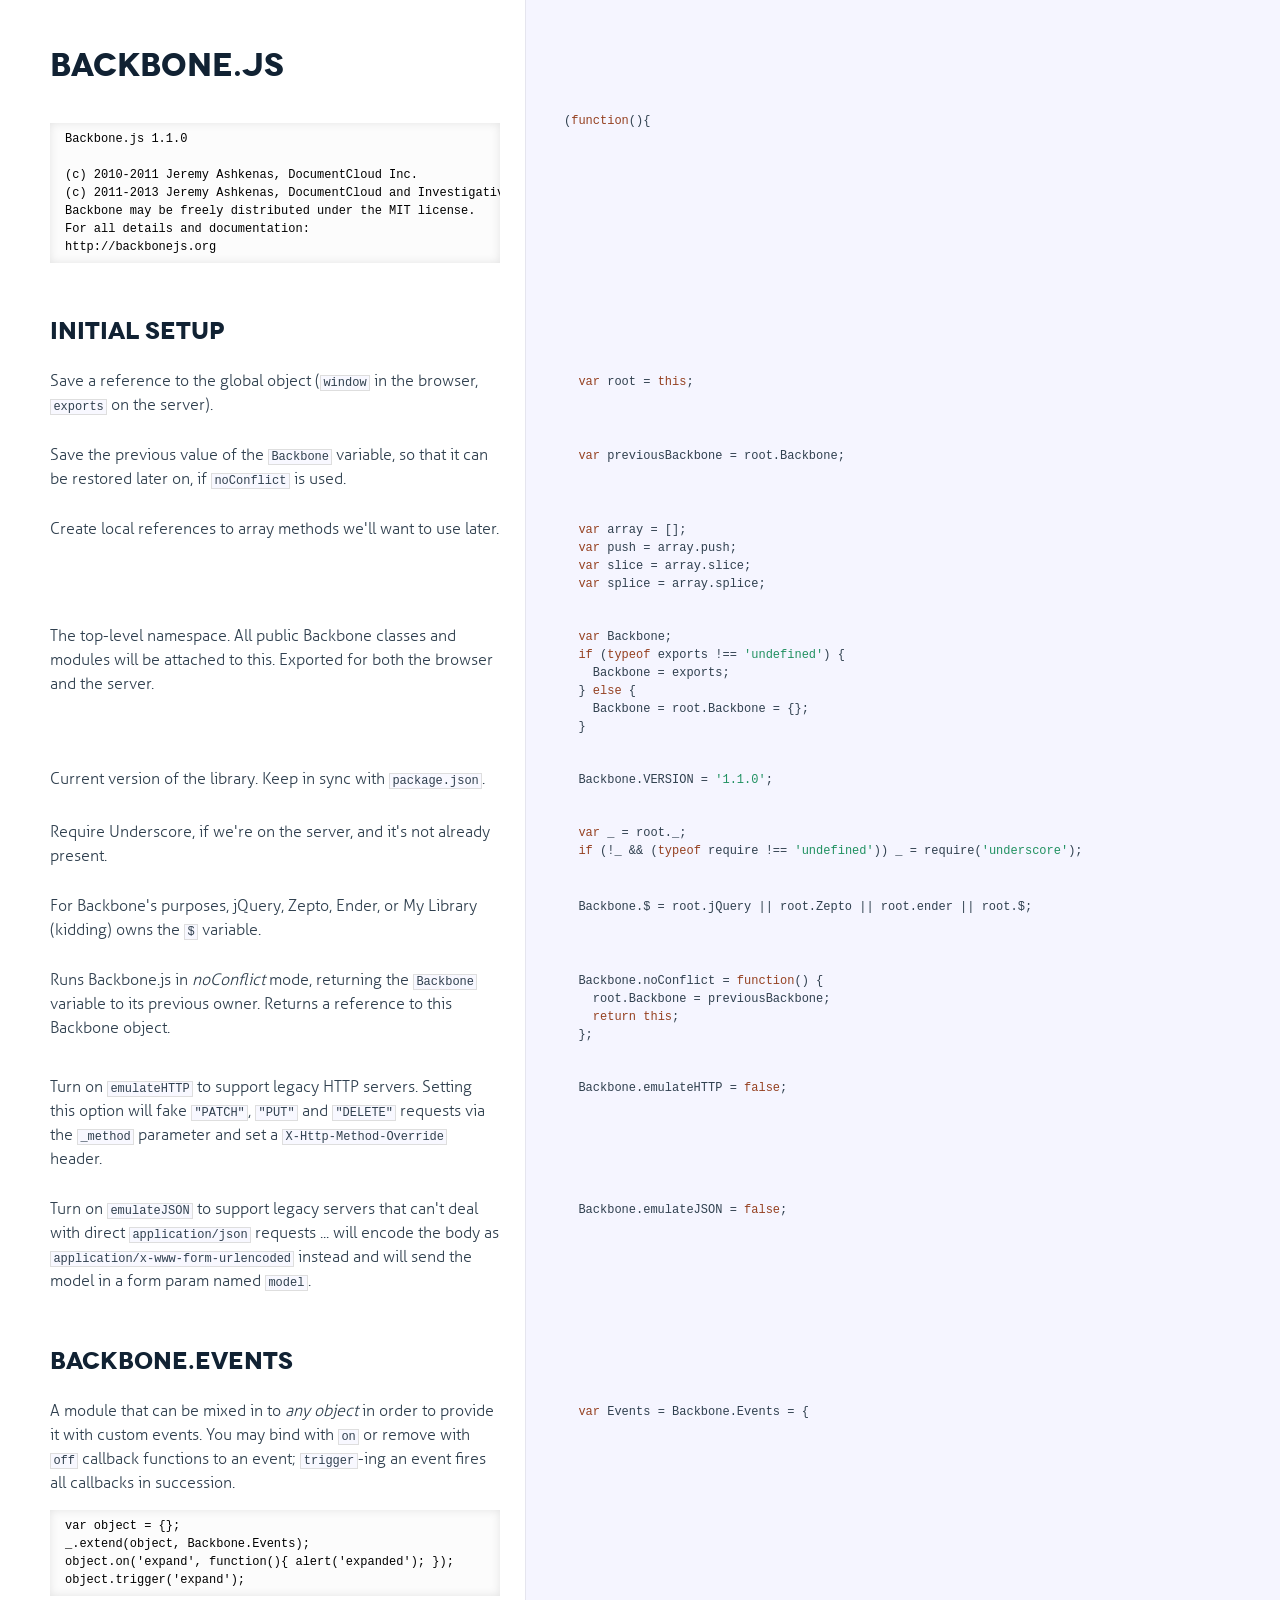
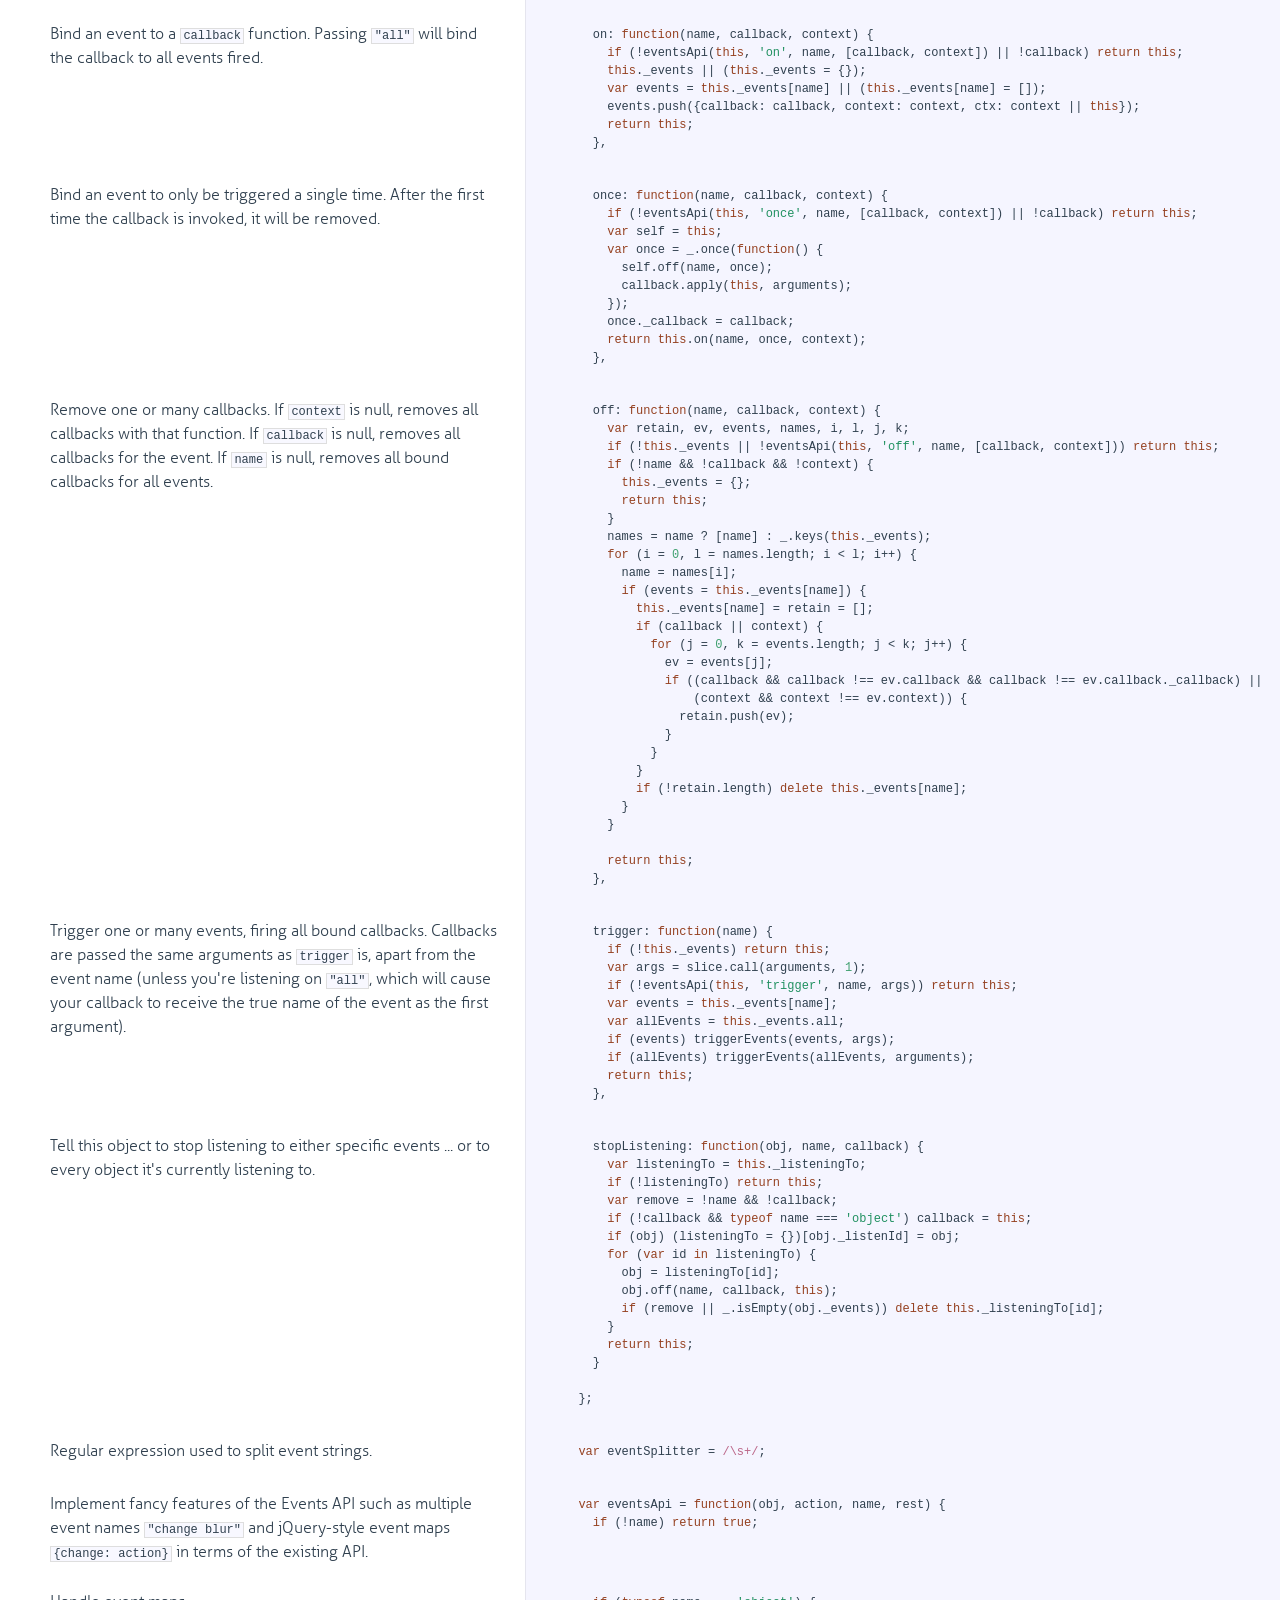
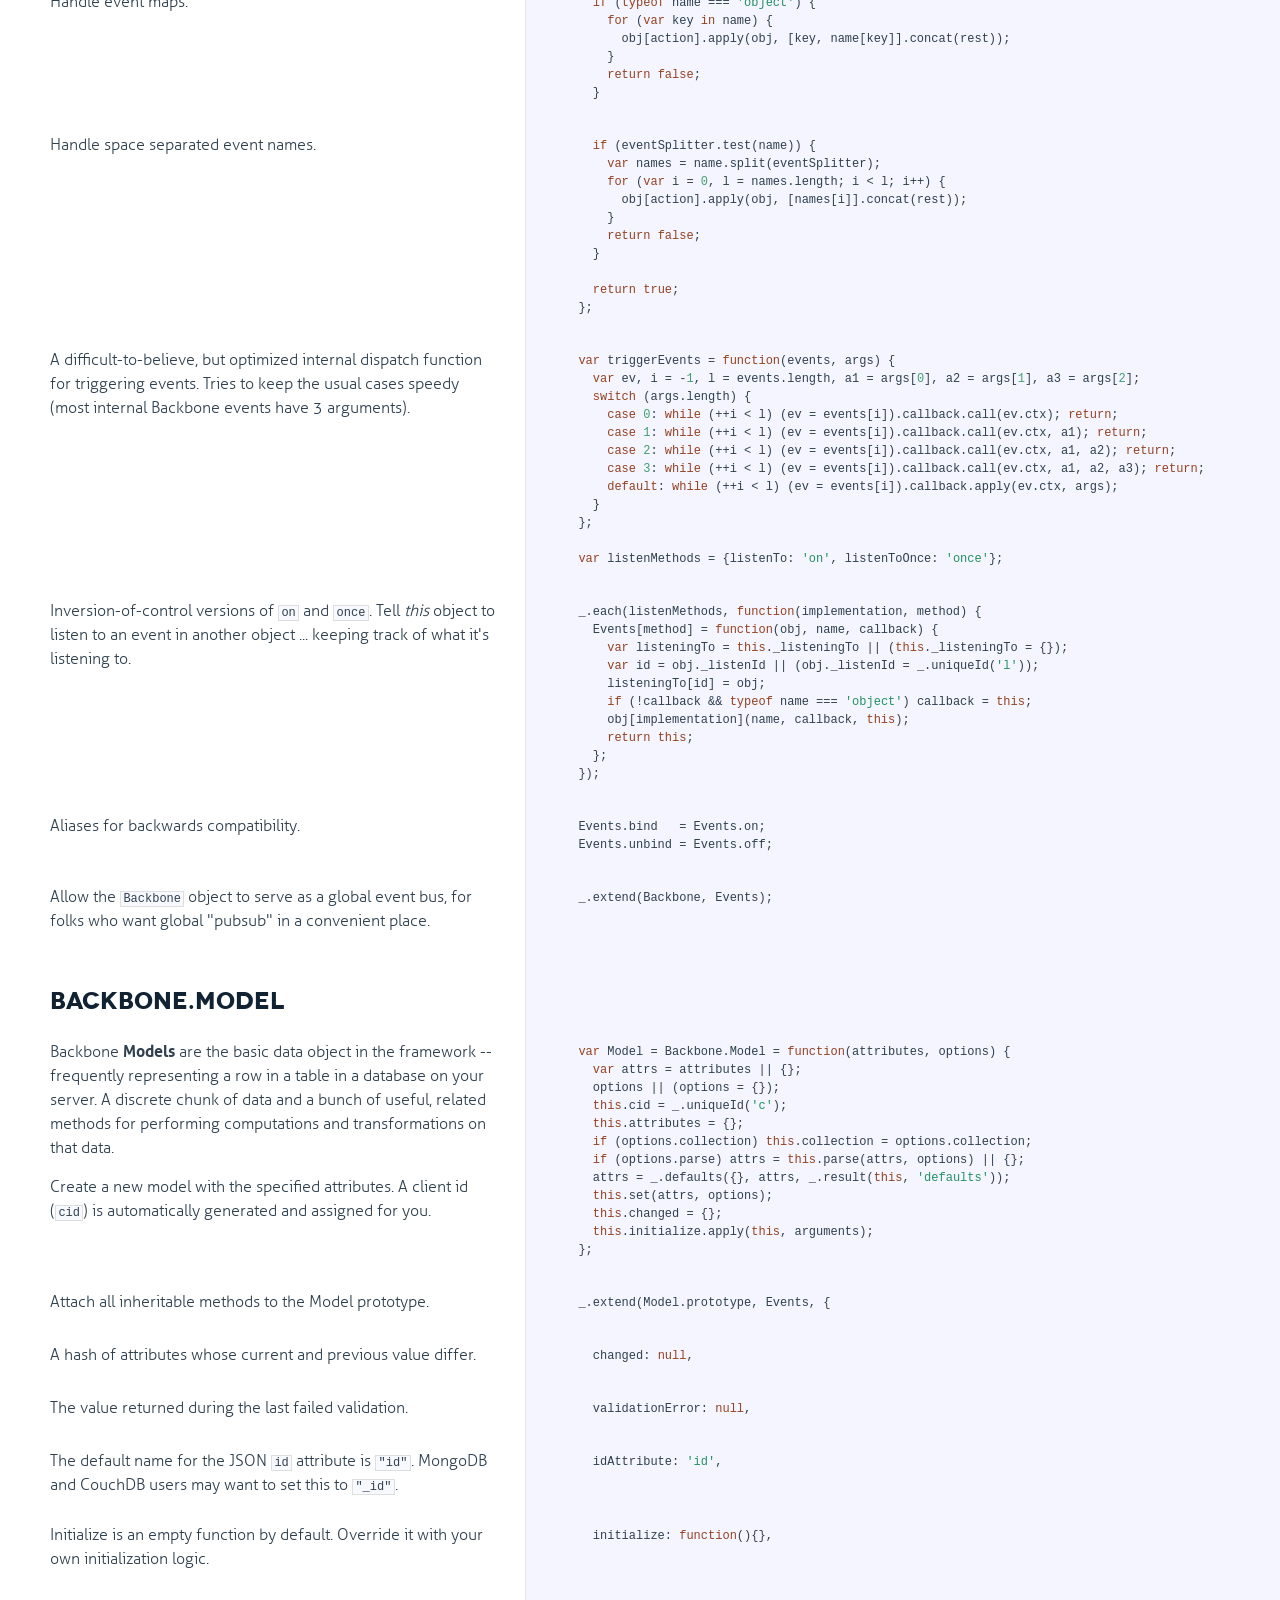
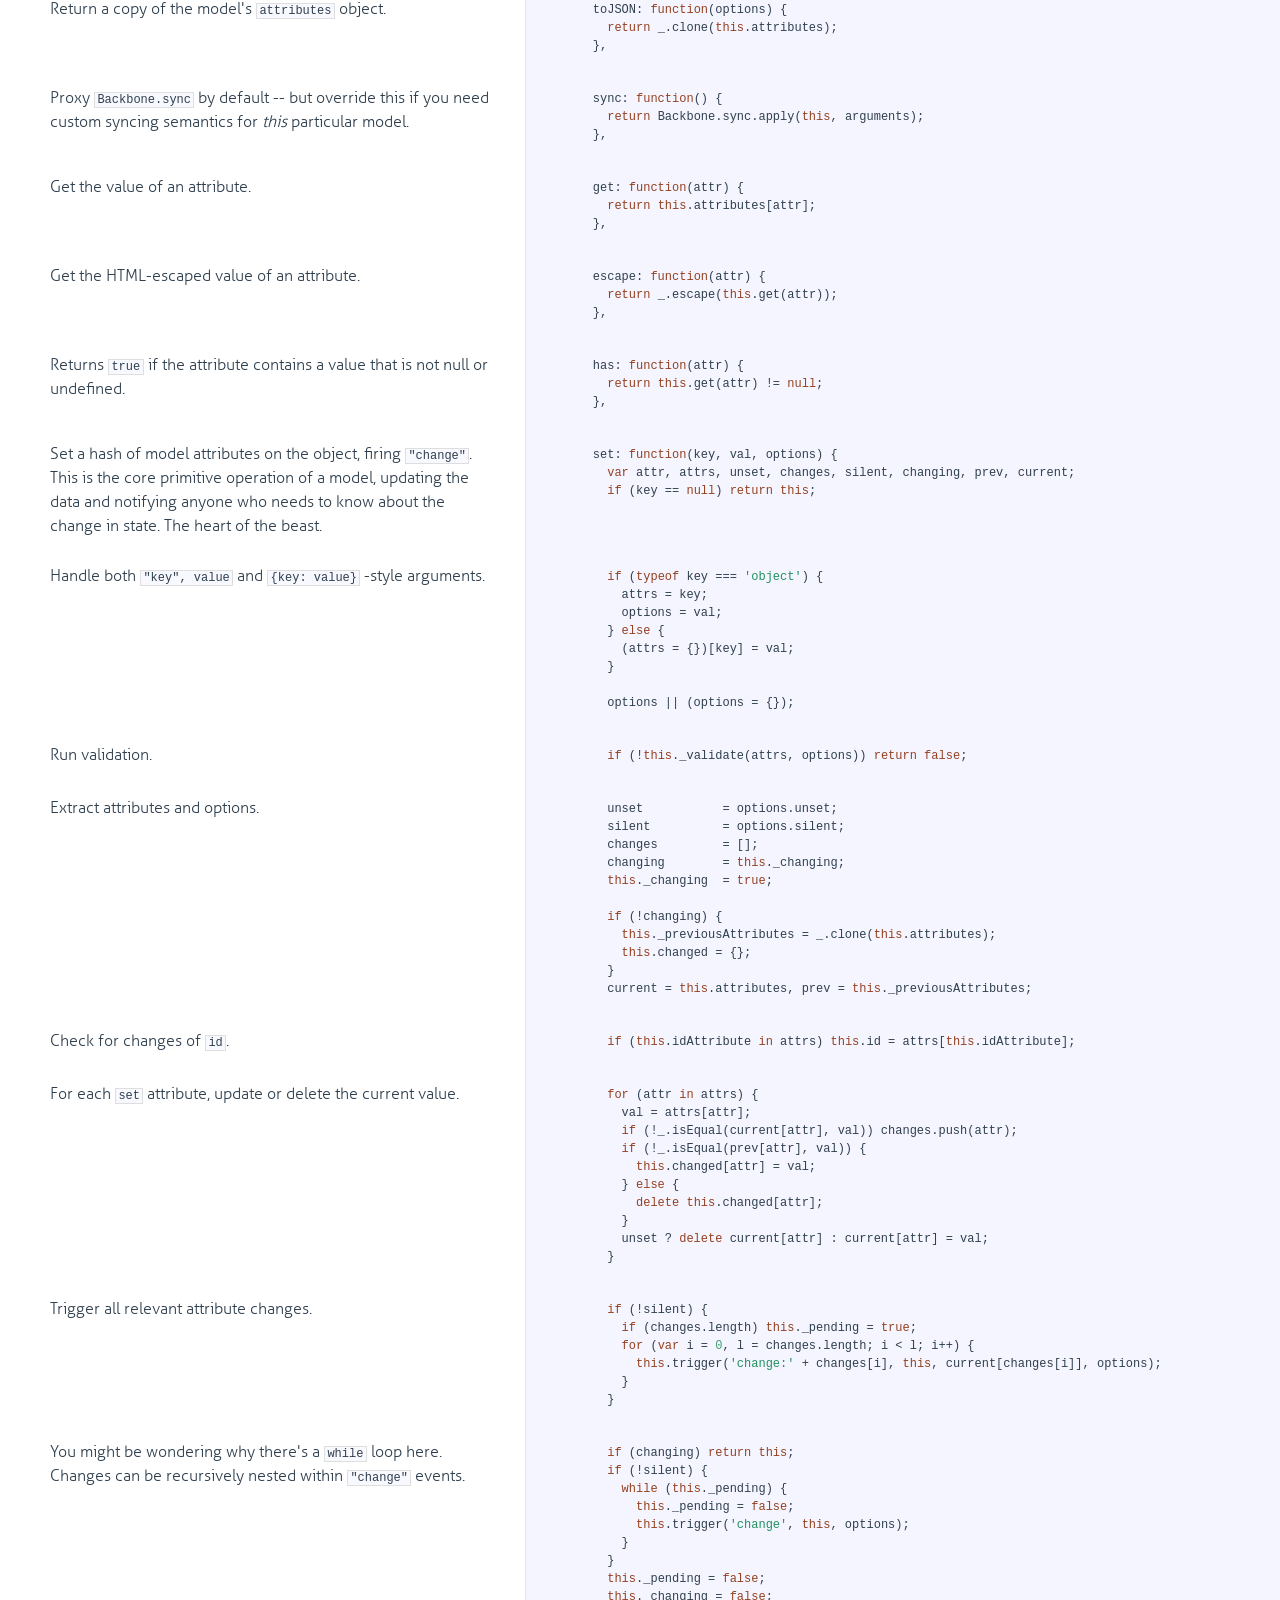
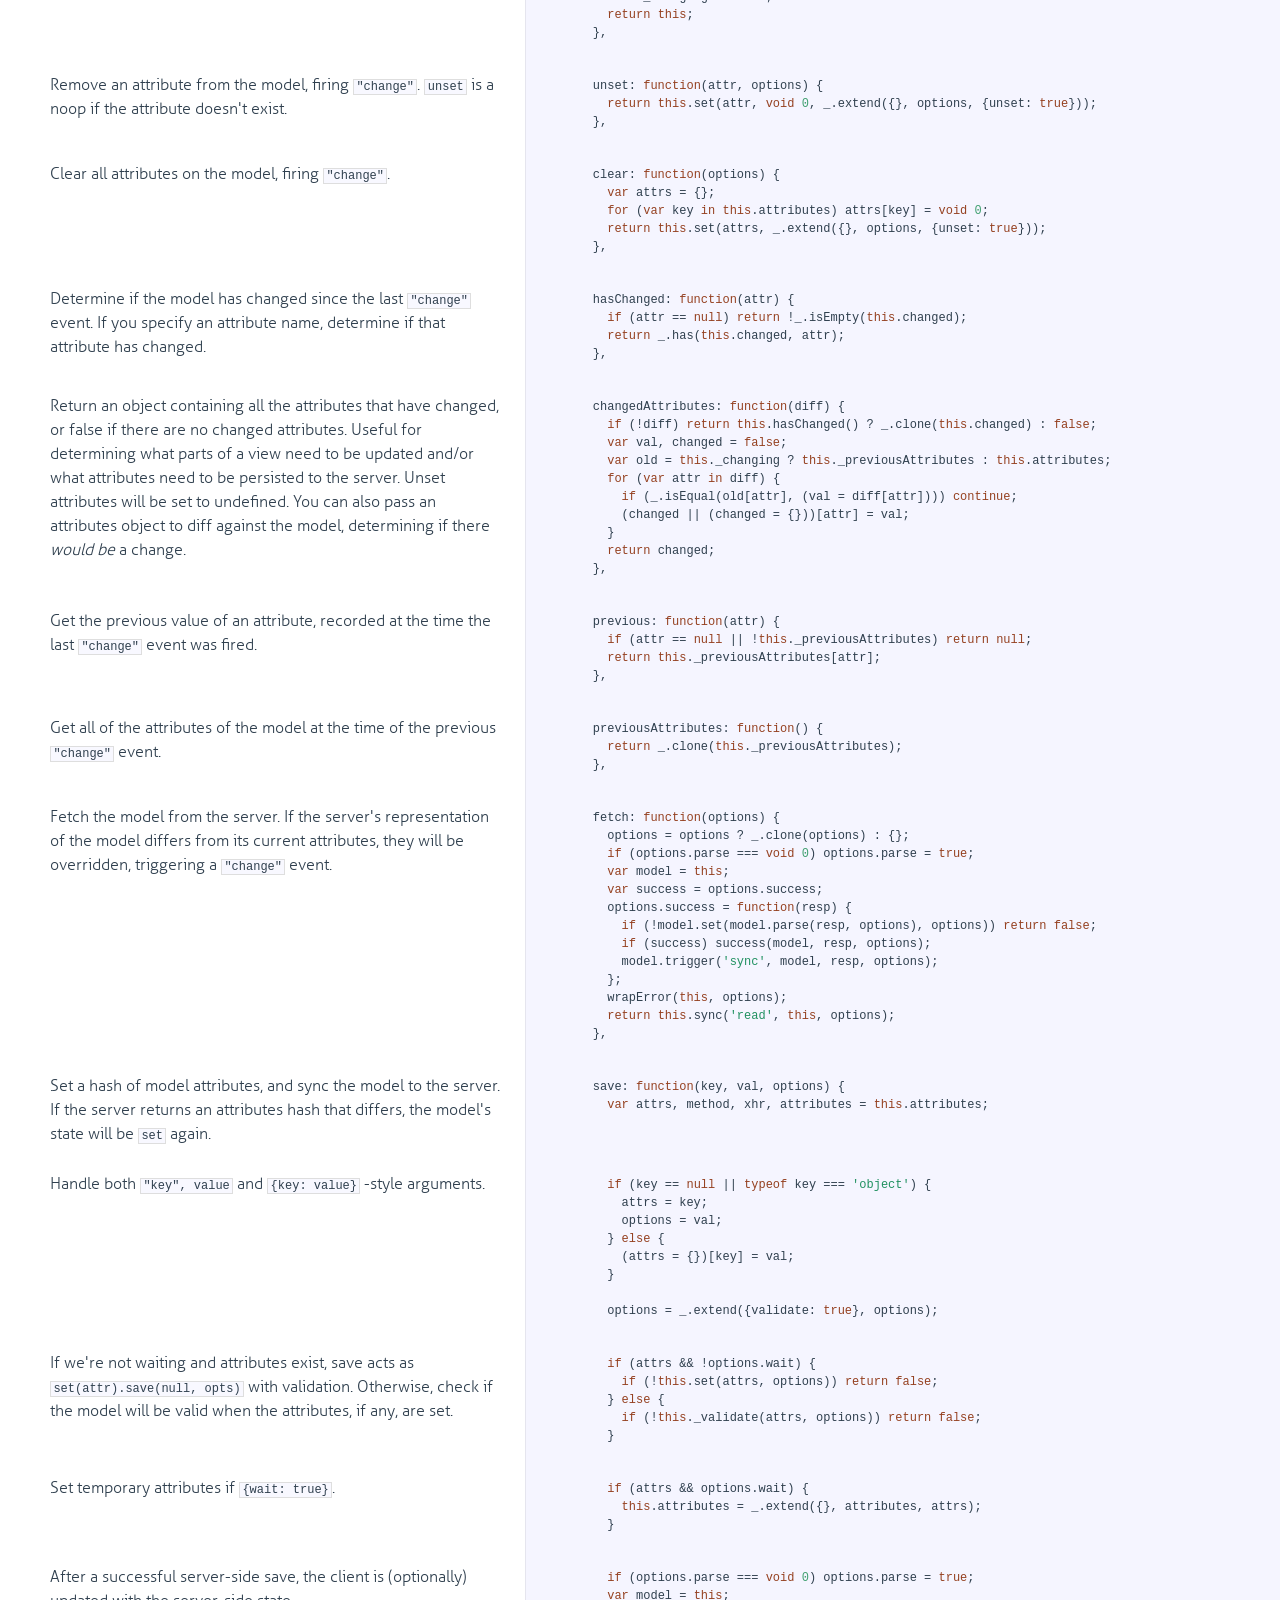
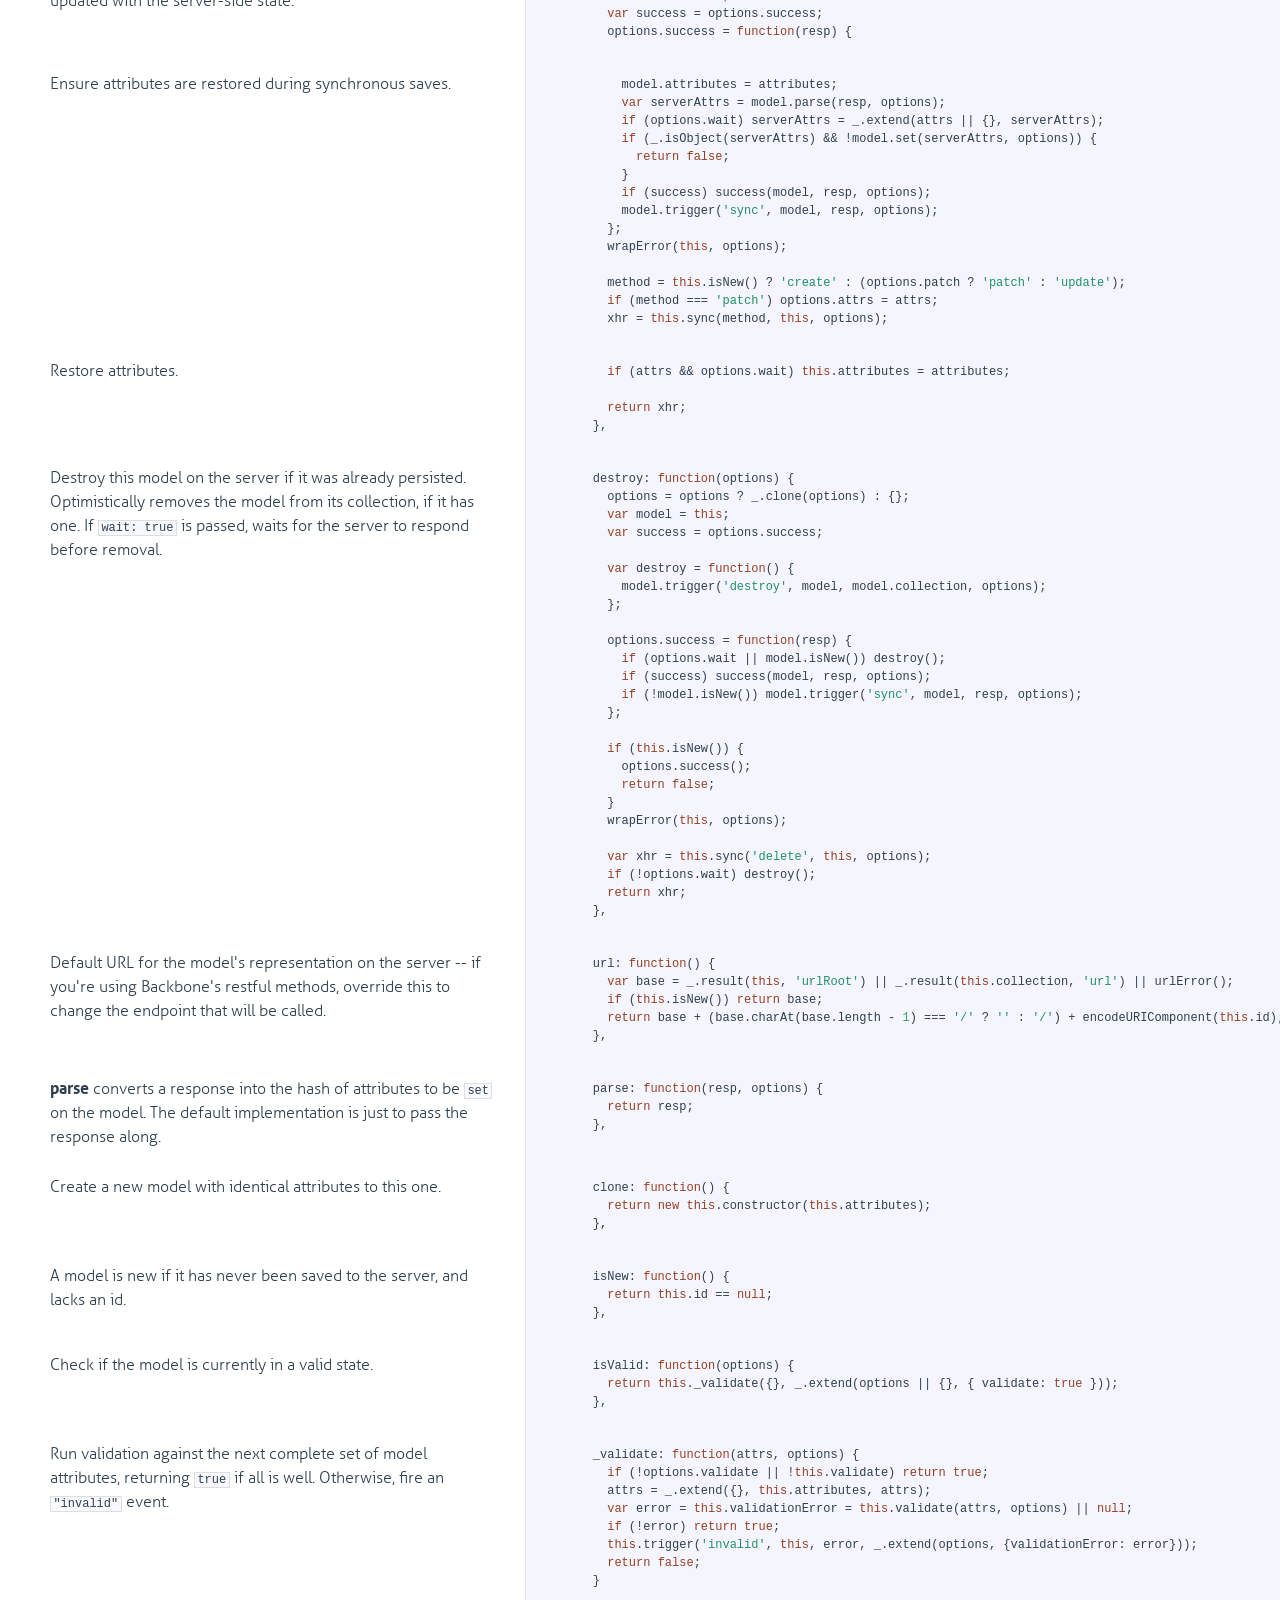
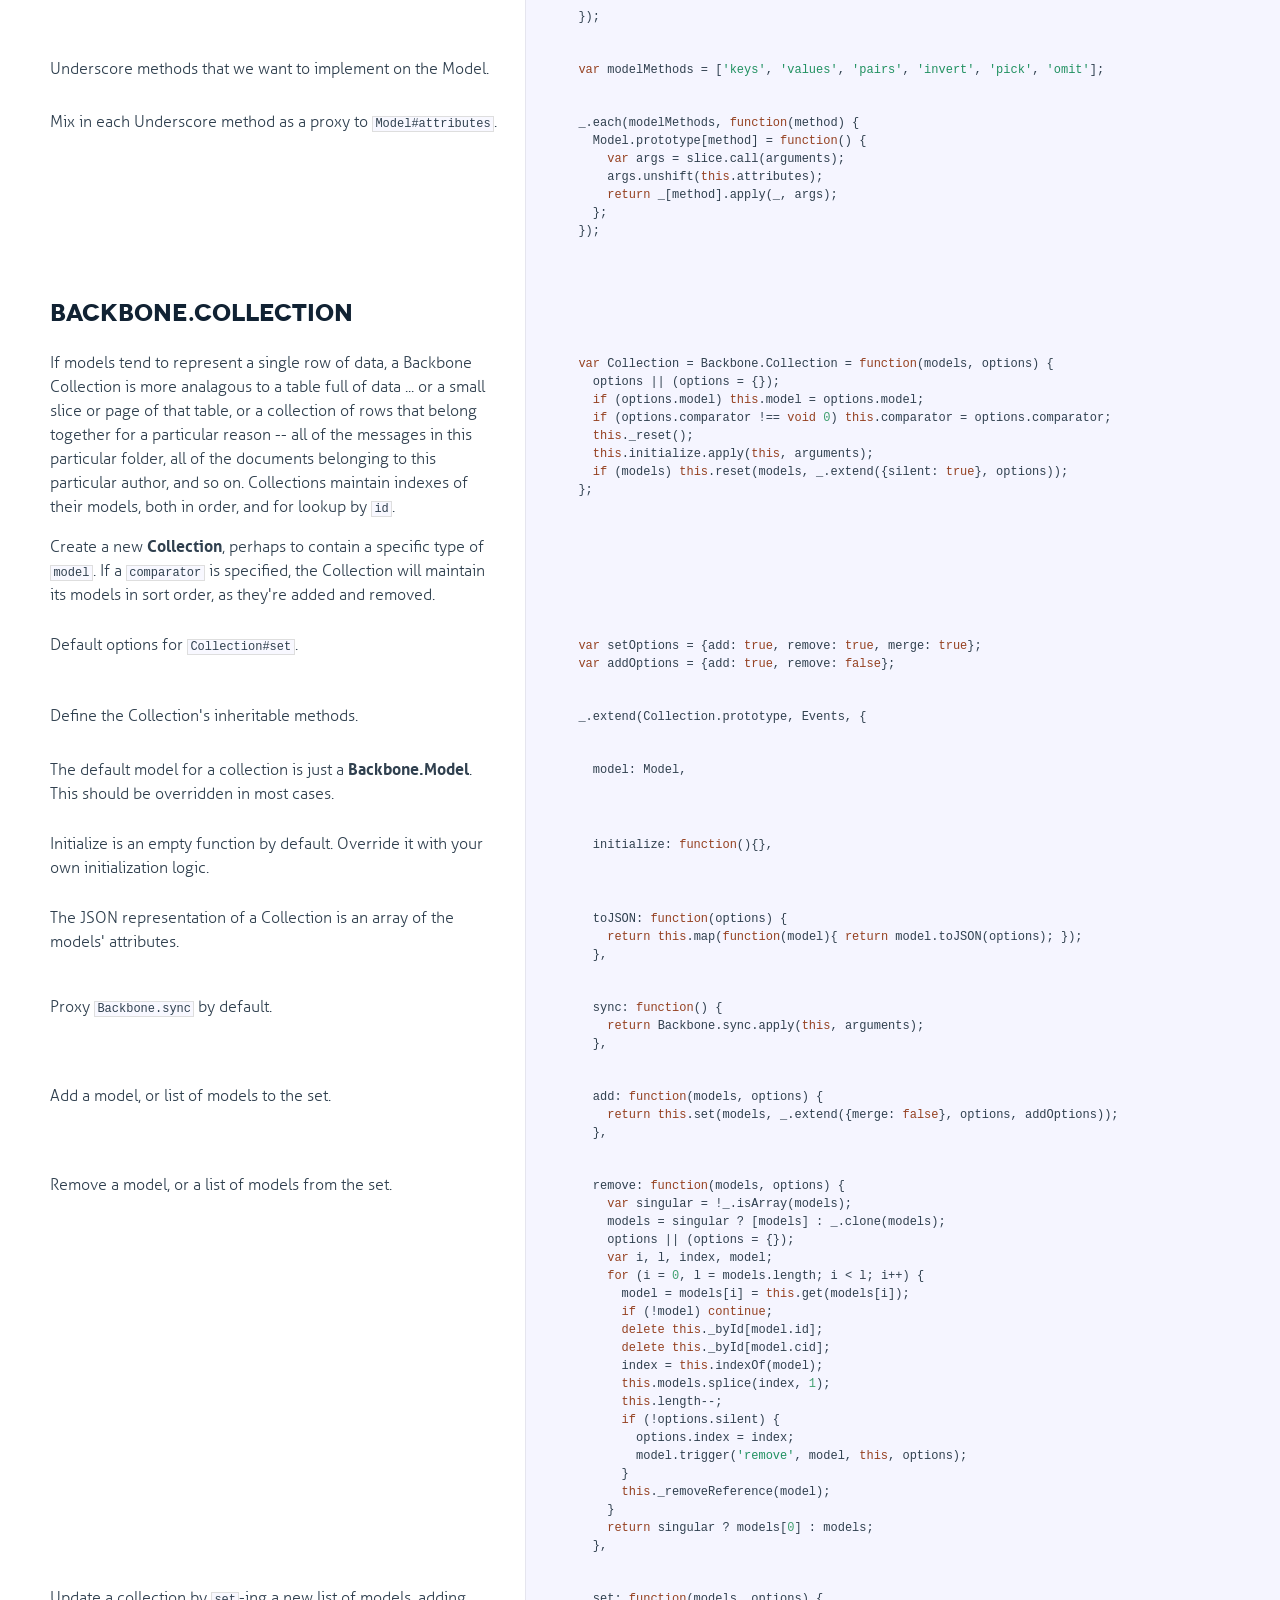
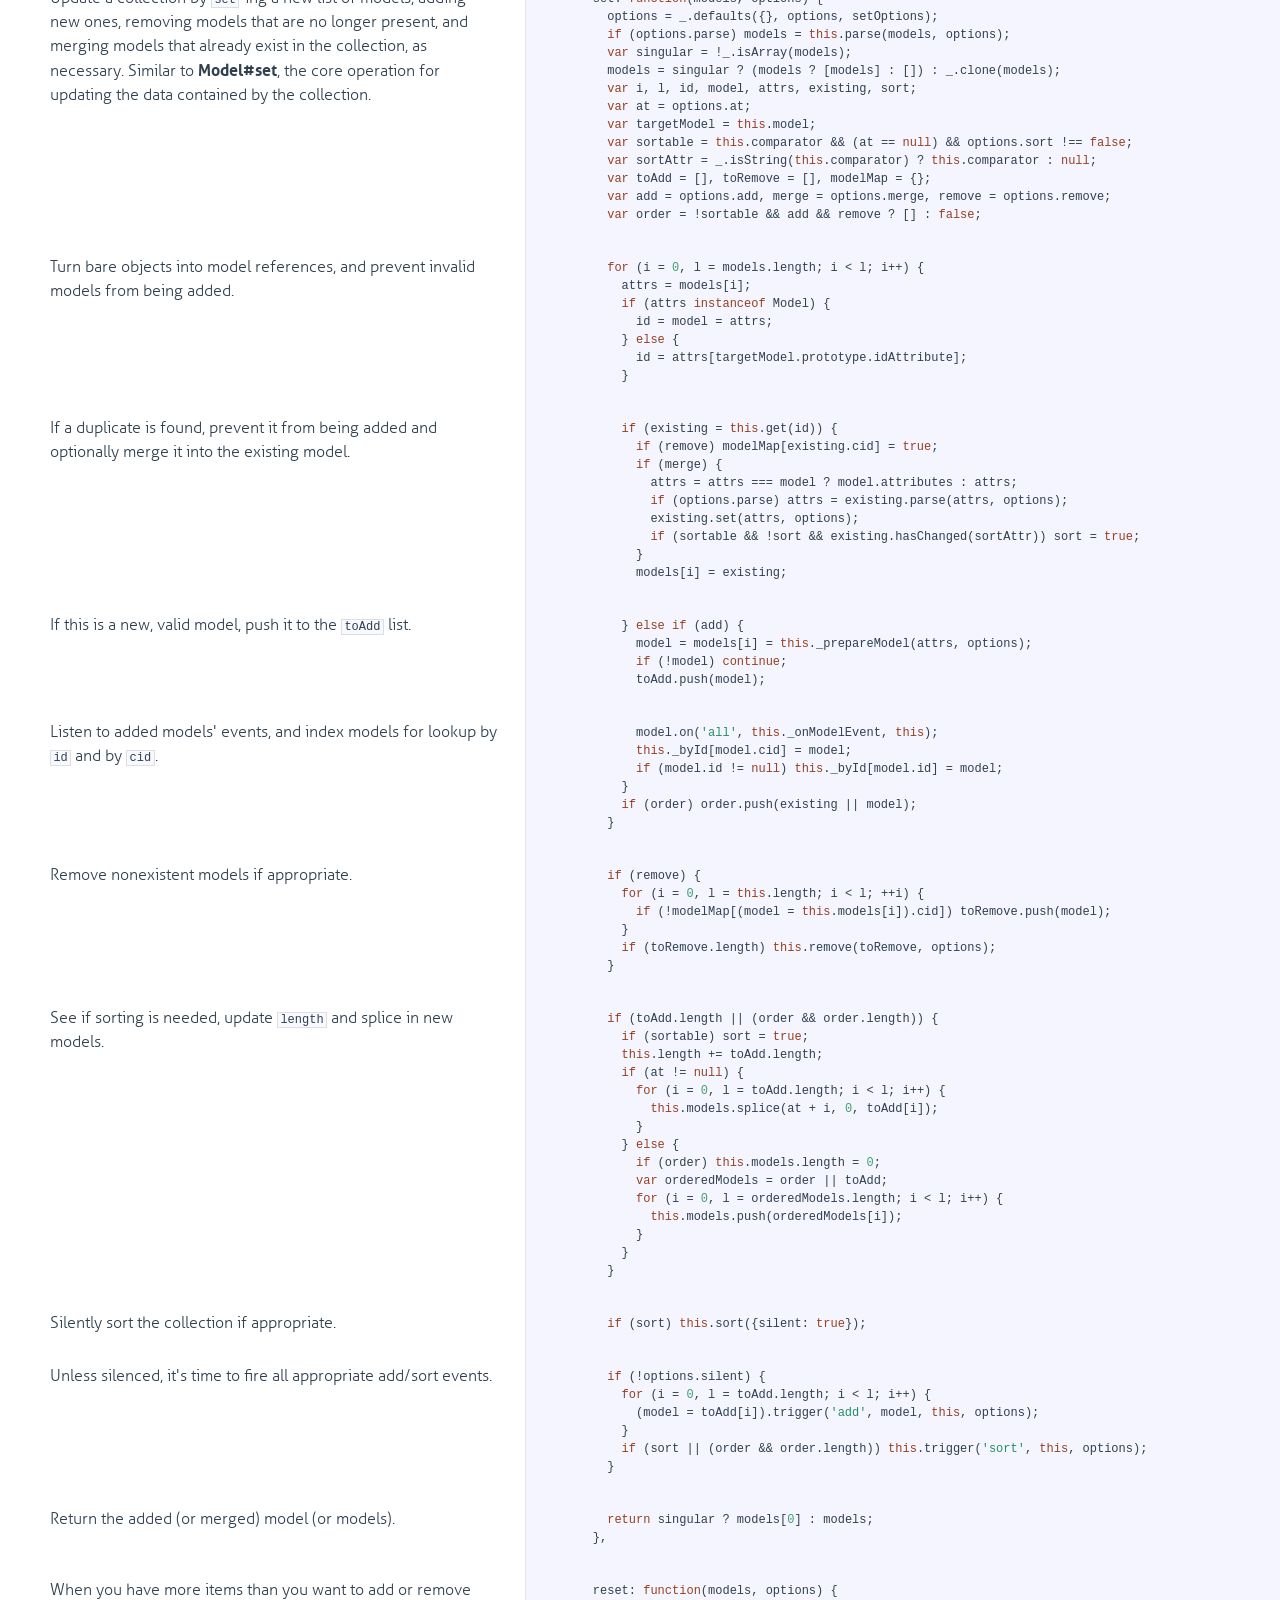
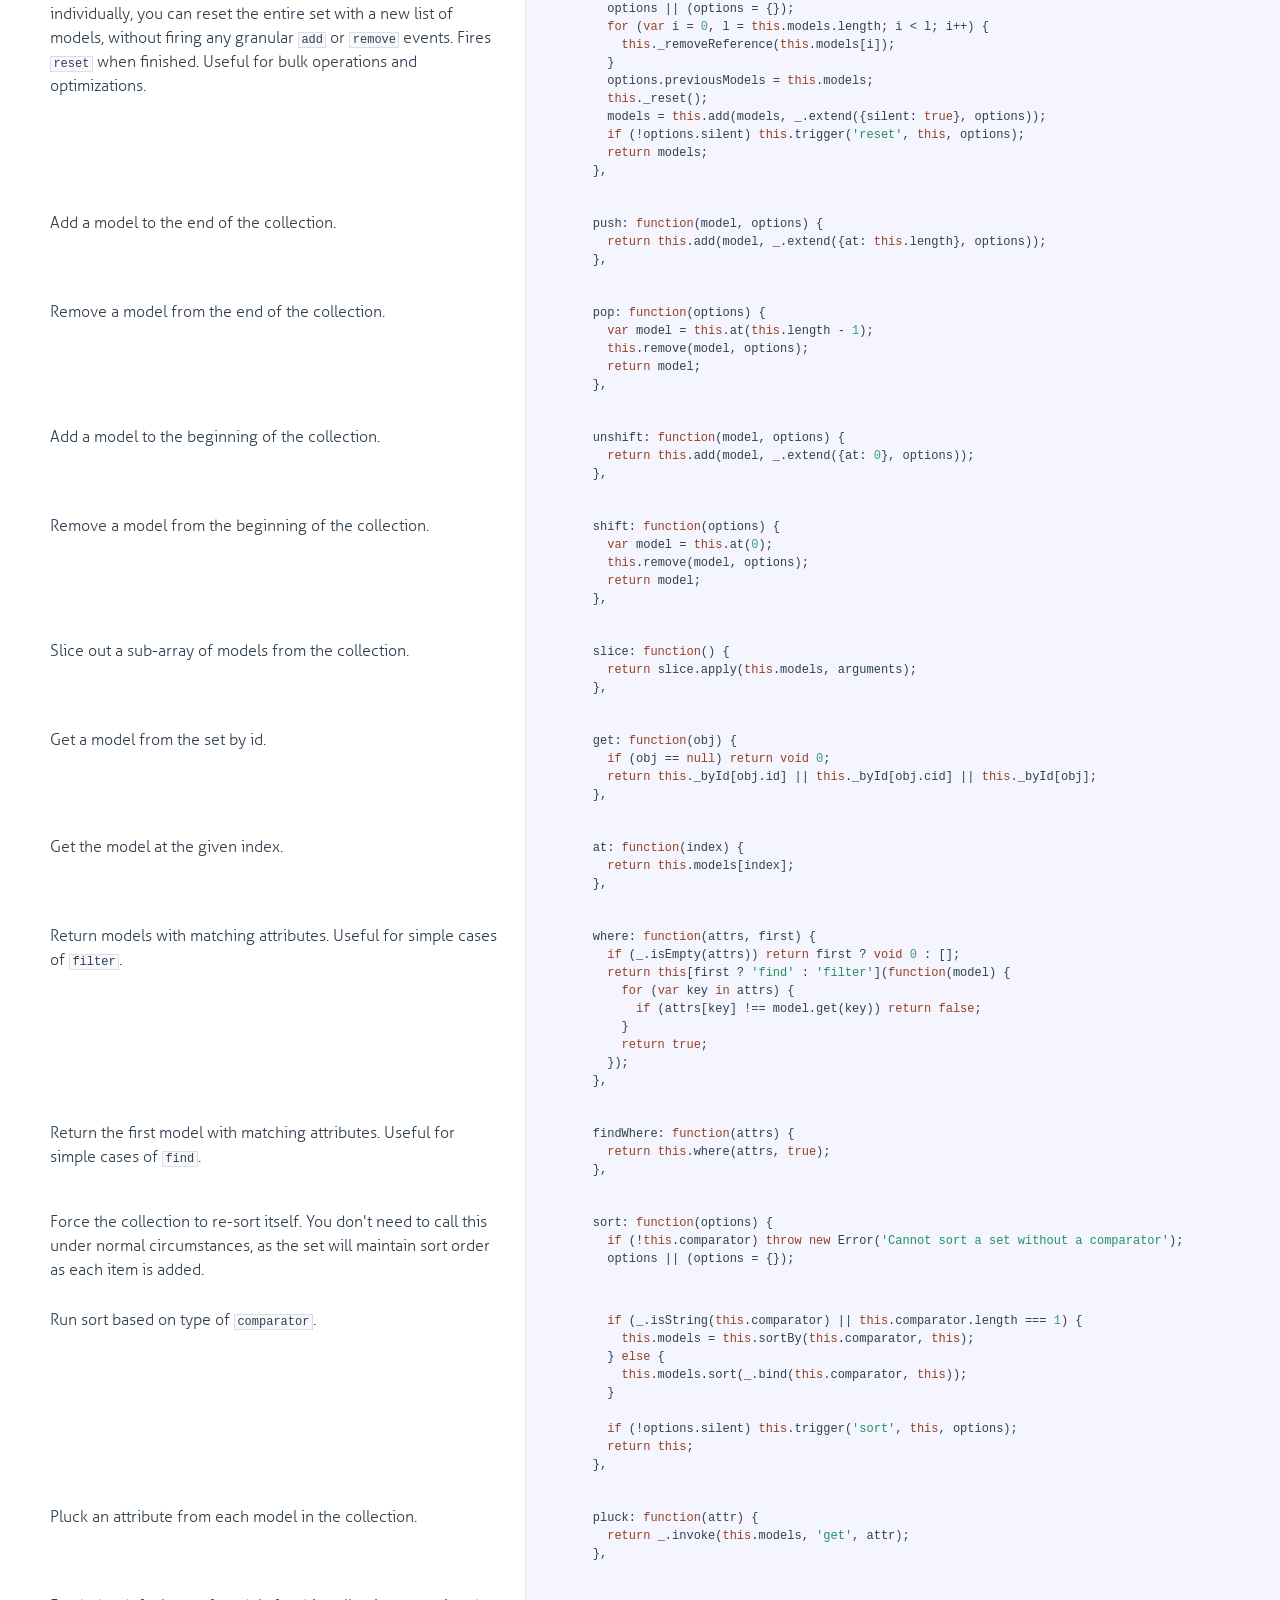
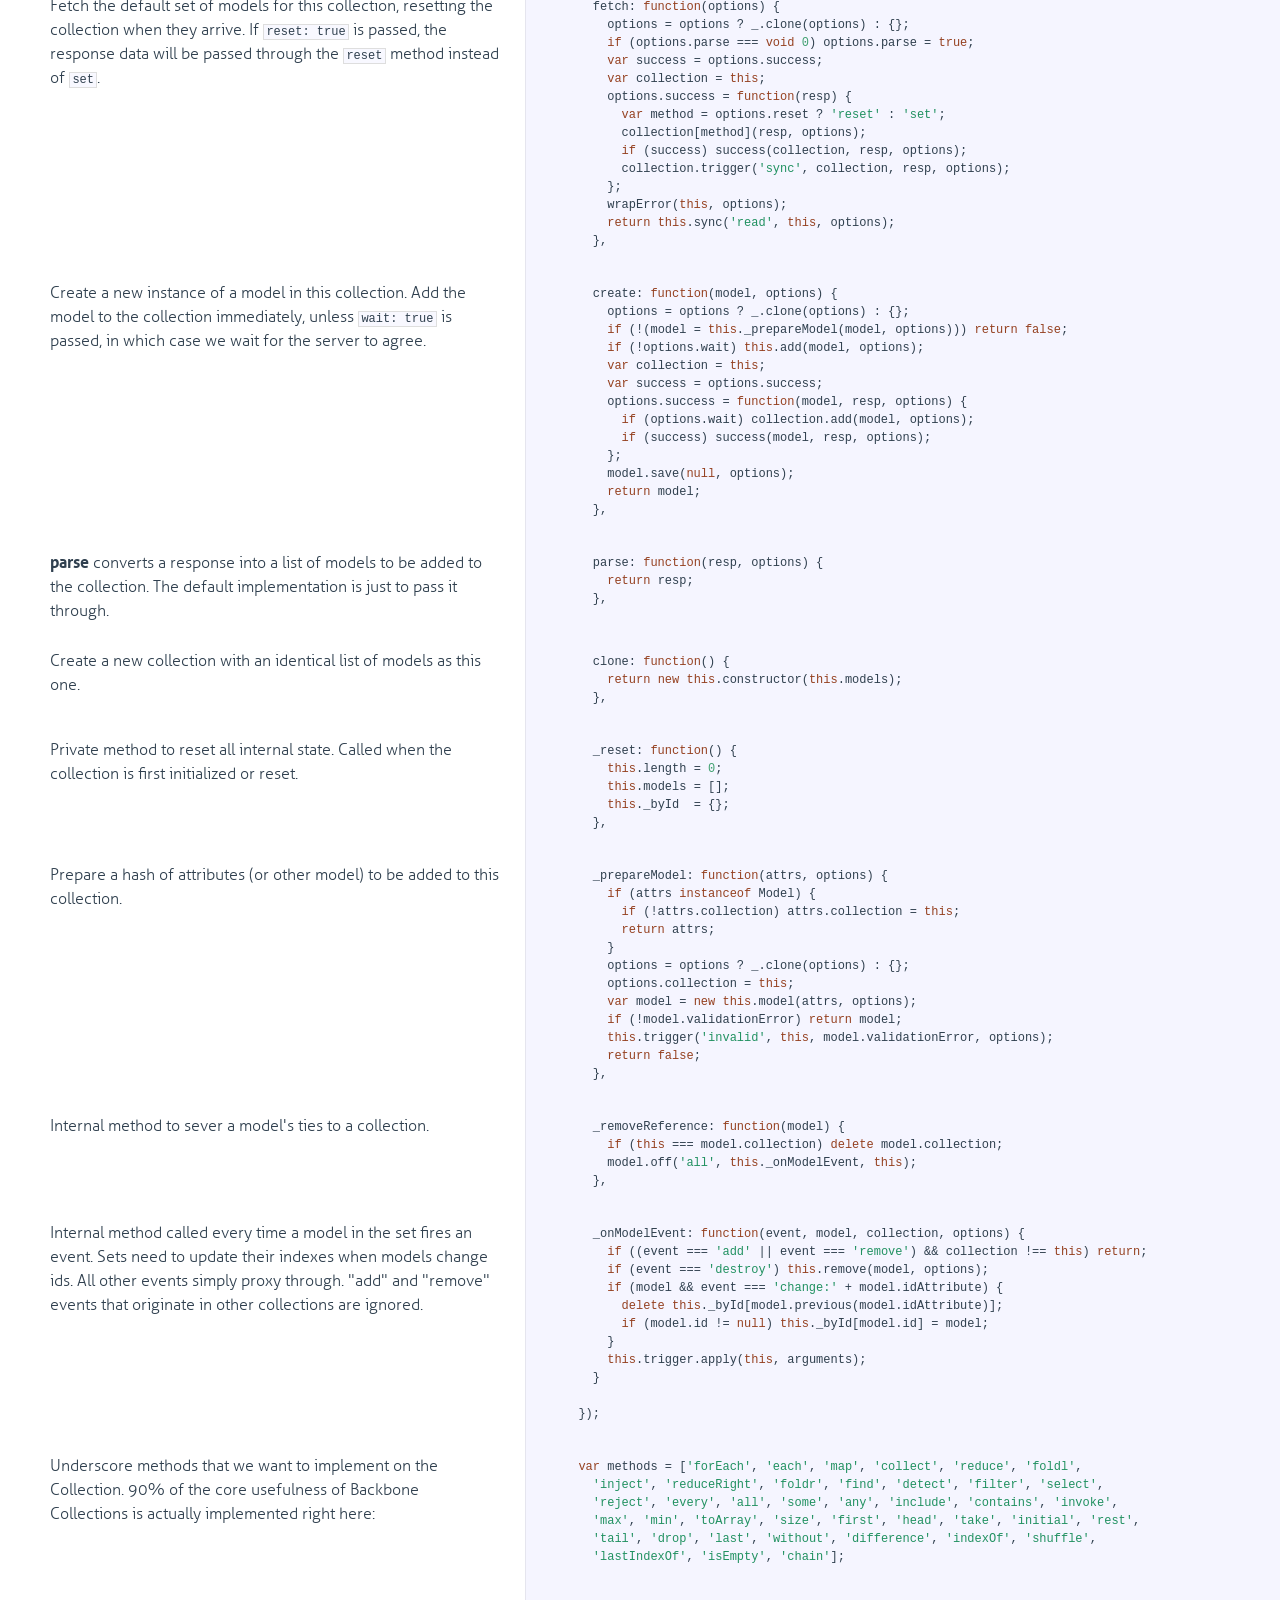
<file: bower_components/backbone/docs/backbone.html>
<!DOCTYPE html>

<html>
<head>
  <title>backbone.js</title>
  <meta http-equiv="content-type" content="text/html; charset=UTF-8">
  <meta name="viewport" content="width=device-width, target-densitydpi=160dpi, initial-scale=1.0; maximum-scale=1.0; user-scalable=0;">
  <link rel="stylesheet" media="all" href="docco.css" />
</head>
<body>
  <div id="container">
    <div id="background"></div>
    
    <ul class="sections">
        
          <li id="title">
              <div class="annotation">
                  <h1>backbone.js</h1>
              </div>
          </li>
        
        
        
        <li id="section-1">
            <div class="annotation">
              
              <div class="pilwrap ">
                <a class="pilcrow" href="#section-1">&#182;</a>
              </div>
              <pre><code>Backbone.js 1.1.0

(c) 2010-2011 Jeremy Ashkenas, DocumentCloud Inc.
(c) 2011-2013 Jeremy Ashkenas, DocumentCloud and Investigative Reporters &amp; Editors
Backbone may be freely distributed under the MIT license.
For all details and documentation:
http://backbonejs.org</code></pre>

            </div>
            
            <div class="content"><div class='highlight'><pre>(<span class="keyword">function</span>(){</pre></div></div>
            
        </li>
        
        
        <li id="section-2">
            <div class="annotation">
              
              <div class="pilwrap for-h2">
                <a class="pilcrow" href="#section-2">&#182;</a>
              </div>
              <h2>Initial Setup</h2>

            </div>
            
        </li>
        
        
        <li id="section-3">
            <div class="annotation">
              
              <div class="pilwrap ">
                <a class="pilcrow" href="#section-3">&#182;</a>
              </div>
              <p>Save a reference to the global object (<code>window</code> in the browser, <code>exports</code>
on the server).</p>

            </div>
            
            <div class="content"><div class='highlight'><pre>  <span class="keyword">var</span> root = <span class="keyword">this</span>;</pre></div></div>
            
        </li>
        
        
        <li id="section-4">
            <div class="annotation">
              
              <div class="pilwrap ">
                <a class="pilcrow" href="#section-4">&#182;</a>
              </div>
              <p>Save the previous value of the <code>Backbone</code> variable, so that it can be
restored later on, if <code>noConflict</code> is used.</p>

            </div>
            
            <div class="content"><div class='highlight'><pre>  <span class="keyword">var</span> previousBackbone = root.Backbone;</pre></div></div>
            
        </li>
        
        
        <li id="section-5">
            <div class="annotation">
              
              <div class="pilwrap ">
                <a class="pilcrow" href="#section-5">&#182;</a>
              </div>
              <p>Create local references to array methods we&#39;ll want to use later.</p>

            </div>
            
            <div class="content"><div class='highlight'><pre>  <span class="keyword">var</span> array = [];
  <span class="keyword">var</span> push = array.push;
  <span class="keyword">var</span> slice = array.slice;
  <span class="keyword">var</span> splice = array.splice;</pre></div></div>
            
        </li>
        
        
        <li id="section-6">
            <div class="annotation">
              
              <div class="pilwrap ">
                <a class="pilcrow" href="#section-6">&#182;</a>
              </div>
              <p>The top-level namespace. All public Backbone classes and modules will
be attached to this. Exported for both the browser and the server.</p>

            </div>
            
            <div class="content"><div class='highlight'><pre>  <span class="keyword">var</span> Backbone;
  <span class="keyword">if</span> (<span class="keyword">typeof</span> exports !== <span class="string">'undefined'</span>) {
    Backbone = exports;
  } <span class="keyword">else</span> {
    Backbone = root.Backbone = {};
  }</pre></div></div>
            
        </li>
        
        
        <li id="section-7">
            <div class="annotation">
              
              <div class="pilwrap ">
                <a class="pilcrow" href="#section-7">&#182;</a>
              </div>
              <p>Current version of the library. Keep in sync with <code>package.json</code>.</p>

            </div>
            
            <div class="content"><div class='highlight'><pre>  Backbone.VERSION = <span class="string">'1.1.0'</span>;</pre></div></div>
            
        </li>
        
        
        <li id="section-8">
            <div class="annotation">
              
              <div class="pilwrap ">
                <a class="pilcrow" href="#section-8">&#182;</a>
              </div>
              <p>Require Underscore, if we&#39;re on the server, and it&#39;s not already present.</p>

            </div>
            
            <div class="content"><div class='highlight'><pre>  <span class="keyword">var</span> _ = root._;
  <span class="keyword">if</span> (!_ &amp;&amp; (<span class="keyword">typeof</span> require !== <span class="string">'undefined'</span>)) _ = require(<span class="string">'underscore'</span>);</pre></div></div>
            
        </li>
        
        
        <li id="section-9">
            <div class="annotation">
              
              <div class="pilwrap ">
                <a class="pilcrow" href="#section-9">&#182;</a>
              </div>
              <p>For Backbone&#39;s purposes, jQuery, Zepto, Ender, or My Library (kidding) owns
the <code>$</code> variable.</p>

            </div>
            
            <div class="content"><div class='highlight'><pre>  Backbone.$ = root.jQuery || root.Zepto || root.ender || root.$;</pre></div></div>
            
        </li>
        
        
        <li id="section-10">
            <div class="annotation">
              
              <div class="pilwrap ">
                <a class="pilcrow" href="#section-10">&#182;</a>
              </div>
              <p>Runs Backbone.js in <em>noConflict</em> mode, returning the <code>Backbone</code> variable
to its previous owner. Returns a reference to this Backbone object.</p>

            </div>
            
            <div class="content"><div class='highlight'><pre>  Backbone.noConflict = <span class="keyword">function</span>() {
    root.Backbone = previousBackbone;
    <span class="keyword">return</span> <span class="keyword">this</span>;
  };</pre></div></div>
            
        </li>
        
        
        <li id="section-11">
            <div class="annotation">
              
              <div class="pilwrap ">
                <a class="pilcrow" href="#section-11">&#182;</a>
              </div>
              <p>Turn on <code>emulateHTTP</code> to support legacy HTTP servers. Setting this option
will fake <code>&quot;PATCH&quot;</code>, <code>&quot;PUT&quot;</code> and <code>&quot;DELETE&quot;</code> requests via the <code>_method</code> parameter and
set a <code>X-Http-Method-Override</code> header.</p>

            </div>
            
            <div class="content"><div class='highlight'><pre>  Backbone.emulateHTTP = <span class="literal">false</span>;</pre></div></div>
            
        </li>
        
        
        <li id="section-12">
            <div class="annotation">
              
              <div class="pilwrap ">
                <a class="pilcrow" href="#section-12">&#182;</a>
              </div>
              <p>Turn on <code>emulateJSON</code> to support legacy servers that can&#39;t deal with direct
<code>application/json</code> requests ... will encode the body as
<code>application/x-www-form-urlencoded</code> instead and will send the model in a
form param named <code>model</code>.</p>

            </div>
            
            <div class="content"><div class='highlight'><pre>  Backbone.emulateJSON = <span class="literal">false</span>;</pre></div></div>
            
        </li>
        
        
        <li id="section-13">
            <div class="annotation">
              
              <div class="pilwrap for-h2">
                <a class="pilcrow" href="#section-13">&#182;</a>
              </div>
              <h2>Backbone.Events</h2>

            </div>
            
        </li>
        
        
        <li id="section-14">
            <div class="annotation">
              
              <div class="pilwrap ">
                <a class="pilcrow" href="#section-14">&#182;</a>
              </div>
              <p>A module that can be mixed in to <em>any object</em> in order to provide it with
custom events. You may bind with <code>on</code> or remove with <code>off</code> callback
functions to an event; <code>trigger</code>-ing an event fires all callbacks in
succession.</p>
<pre><code>var object = {};
_.extend(object, Backbone.Events);
object.on(&#39;expand&#39;, function(){ alert(&#39;expanded&#39;); });
object.trigger(&#39;expand&#39;);</code></pre>

            </div>
            
            <div class="content"><div class='highlight'><pre>  <span class="keyword">var</span> Events = Backbone.Events = {</pre></div></div>
            
        </li>
        
        
        <li id="section-15">
            <div class="annotation">
              
              <div class="pilwrap ">
                <a class="pilcrow" href="#section-15">&#182;</a>
              </div>
              <p>Bind an event to a <code>callback</code> function. Passing <code>&quot;all&quot;</code> will bind
the callback to all events fired.</p>

            </div>
            
            <div class="content"><div class='highlight'><pre>    on: <span class="keyword">function</span>(name, callback, context) {
      <span class="keyword">if</span> (!eventsApi(<span class="keyword">this</span>, <span class="string">'on'</span>, name, [callback, context]) || !callback) <span class="keyword">return</span> <span class="keyword">this</span>;
      <span class="keyword">this</span>._events || (<span class="keyword">this</span>._events = {});
      <span class="keyword">var</span> events = <span class="keyword">this</span>._events[name] || (<span class="keyword">this</span>._events[name] = []);
      events.push({callback: callback, context: context, ctx: context || <span class="keyword">this</span>});
      <span class="keyword">return</span> <span class="keyword">this</span>;
    },</pre></div></div>
            
        </li>
        
        
        <li id="section-16">
            <div class="annotation">
              
              <div class="pilwrap ">
                <a class="pilcrow" href="#section-16">&#182;</a>
              </div>
              <p>Bind an event to only be triggered a single time. After the first time
the callback is invoked, it will be removed.</p>

            </div>
            
            <div class="content"><div class='highlight'><pre>    once: <span class="keyword">function</span>(name, callback, context) {
      <span class="keyword">if</span> (!eventsApi(<span class="keyword">this</span>, <span class="string">'once'</span>, name, [callback, context]) || !callback) <span class="keyword">return</span> <span class="keyword">this</span>;
      <span class="keyword">var</span> self = <span class="keyword">this</span>;
      <span class="keyword">var</span> once = _.once(<span class="keyword">function</span>() {
        self.off(name, once);
        callback.apply(<span class="keyword">this</span>, arguments);
      });
      once._callback = callback;
      <span class="keyword">return</span> <span class="keyword">this</span>.on(name, once, context);
    },</pre></div></div>
            
        </li>
        
        
        <li id="section-17">
            <div class="annotation">
              
              <div class="pilwrap ">
                <a class="pilcrow" href="#section-17">&#182;</a>
              </div>
              <p>Remove one or many callbacks. If <code>context</code> is null, removes all
callbacks with that function. If <code>callback</code> is null, removes all
callbacks for the event. If <code>name</code> is null, removes all bound
callbacks for all events.</p>

            </div>
            
            <div class="content"><div class='highlight'><pre>    off: <span class="keyword">function</span>(name, callback, context) {
      <span class="keyword">var</span> retain, ev, events, names, i, l, j, k;
      <span class="keyword">if</span> (!<span class="keyword">this</span>._events || !eventsApi(<span class="keyword">this</span>, <span class="string">'off'</span>, name, [callback, context])) <span class="keyword">return</span> <span class="keyword">this</span>;
      <span class="keyword">if</span> (!name &amp;&amp; !callback &amp;&amp; !context) {
        <span class="keyword">this</span>._events = {};
        <span class="keyword">return</span> <span class="keyword">this</span>;
      }
      names = name ? [name] : _.keys(<span class="keyword">this</span>._events);
      <span class="keyword">for</span> (i = <span class="number">0</span>, l = names.length; i &lt; l; i++) {
        name = names[i];
        <span class="keyword">if</span> (events = <span class="keyword">this</span>._events[name]) {
          <span class="keyword">this</span>._events[name] = retain = [];
          <span class="keyword">if</span> (callback || context) {
            <span class="keyword">for</span> (j = <span class="number">0</span>, k = events.length; j &lt; k; j++) {
              ev = events[j];
              <span class="keyword">if</span> ((callback &amp;&amp; callback !== ev.callback &amp;&amp; callback !== ev.callback._callback) ||
                  (context &amp;&amp; context !== ev.context)) {
                retain.push(ev);
              }
            }
          }
          <span class="keyword">if</span> (!retain.length) <span class="keyword">delete</span> <span class="keyword">this</span>._events[name];
        }
      }

      <span class="keyword">return</span> <span class="keyword">this</span>;
    },</pre></div></div>
            
        </li>
        
        
        <li id="section-18">
            <div class="annotation">
              
              <div class="pilwrap ">
                <a class="pilcrow" href="#section-18">&#182;</a>
              </div>
              <p>Trigger one or many events, firing all bound callbacks. Callbacks are
passed the same arguments as <code>trigger</code> is, apart from the event name
(unless you&#39;re listening on <code>&quot;all&quot;</code>, which will cause your callback to
receive the true name of the event as the first argument).</p>

            </div>
            
            <div class="content"><div class='highlight'><pre>    trigger: <span class="keyword">function</span>(name) {
      <span class="keyword">if</span> (!<span class="keyword">this</span>._events) <span class="keyword">return</span> <span class="keyword">this</span>;
      <span class="keyword">var</span> args = slice.call(arguments, <span class="number">1</span>);
      <span class="keyword">if</span> (!eventsApi(<span class="keyword">this</span>, <span class="string">'trigger'</span>, name, args)) <span class="keyword">return</span> <span class="keyword">this</span>;
      <span class="keyword">var</span> events = <span class="keyword">this</span>._events[name];
      <span class="keyword">var</span> allEvents = <span class="keyword">this</span>._events.all;
      <span class="keyword">if</span> (events) triggerEvents(events, args);
      <span class="keyword">if</span> (allEvents) triggerEvents(allEvents, arguments);
      <span class="keyword">return</span> <span class="keyword">this</span>;
    },</pre></div></div>
            
        </li>
        
        
        <li id="section-19">
            <div class="annotation">
              
              <div class="pilwrap ">
                <a class="pilcrow" href="#section-19">&#182;</a>
              </div>
              <p>Tell this object to stop listening to either specific events ... or
to every object it&#39;s currently listening to.</p>

            </div>
            
            <div class="content"><div class='highlight'><pre>    stopListening: <span class="keyword">function</span>(obj, name, callback) {
      <span class="keyword">var</span> listeningTo = <span class="keyword">this</span>._listeningTo;
      <span class="keyword">if</span> (!listeningTo) <span class="keyword">return</span> <span class="keyword">this</span>;
      <span class="keyword">var</span> remove = !name &amp;&amp; !callback;
      <span class="keyword">if</span> (!callback &amp;&amp; <span class="keyword">typeof</span> name === <span class="string">'object'</span>) callback = <span class="keyword">this</span>;
      <span class="keyword">if</span> (obj) (listeningTo = {})[obj._listenId] = obj;
      <span class="keyword">for</span> (<span class="keyword">var</span> id <span class="keyword">in</span> listeningTo) {
        obj = listeningTo[id];
        obj.off(name, callback, <span class="keyword">this</span>);
        <span class="keyword">if</span> (remove || _.isEmpty(obj._events)) <span class="keyword">delete</span> <span class="keyword">this</span>._listeningTo[id];
      }
      <span class="keyword">return</span> <span class="keyword">this</span>;
    }

  };</pre></div></div>
            
        </li>
        
        
        <li id="section-20">
            <div class="annotation">
              
              <div class="pilwrap ">
                <a class="pilcrow" href="#section-20">&#182;</a>
              </div>
              <p>Regular expression used to split event strings.</p>

            </div>
            
            <div class="content"><div class='highlight'><pre>  <span class="keyword">var</span> eventSplitter = <span class="regexp">/\s+/</span>;</pre></div></div>
            
        </li>
        
        
        <li id="section-21">
            <div class="annotation">
              
              <div class="pilwrap ">
                <a class="pilcrow" href="#section-21">&#182;</a>
              </div>
              <p>Implement fancy features of the Events API such as multiple event
names <code>&quot;change blur&quot;</code> and jQuery-style event maps <code>{change: action}</code>
in terms of the existing API.</p>

            </div>
            
            <div class="content"><div class='highlight'><pre>  <span class="keyword">var</span> eventsApi = <span class="keyword">function</span>(obj, action, name, rest) {
    <span class="keyword">if</span> (!name) <span class="keyword">return</span> <span class="literal">true</span>;</pre></div></div>
            
        </li>
        
        
        <li id="section-22">
            <div class="annotation">
              
              <div class="pilwrap ">
                <a class="pilcrow" href="#section-22">&#182;</a>
              </div>
              <p>Handle event maps.</p>

            </div>
            
            <div class="content"><div class='highlight'><pre>    <span class="keyword">if</span> (<span class="keyword">typeof</span> name === <span class="string">'object'</span>) {
      <span class="keyword">for</span> (<span class="keyword">var</span> key <span class="keyword">in</span> name) {
        obj[action].apply(obj, [key, name[key]].concat(rest));
      }
      <span class="keyword">return</span> <span class="literal">false</span>;
    }</pre></div></div>
            
        </li>
        
        
        <li id="section-23">
            <div class="annotation">
              
              <div class="pilwrap ">
                <a class="pilcrow" href="#section-23">&#182;</a>
              </div>
              <p>Handle space separated event names.</p>

            </div>
            
            <div class="content"><div class='highlight'><pre>    <span class="keyword">if</span> (eventSplitter.test(name)) {
      <span class="keyword">var</span> names = name.split(eventSplitter);
      <span class="keyword">for</span> (<span class="keyword">var</span> i = <span class="number">0</span>, l = names.length; i &lt; l; i++) {
        obj[action].apply(obj, [names[i]].concat(rest));
      }
      <span class="keyword">return</span> <span class="literal">false</span>;
    }

    <span class="keyword">return</span> <span class="literal">true</span>;
  };</pre></div></div>
            
        </li>
        
        
        <li id="section-24">
            <div class="annotation">
              
              <div class="pilwrap ">
                <a class="pilcrow" href="#section-24">&#182;</a>
              </div>
              <p>A difficult-to-believe, but optimized internal dispatch function for
triggering events. Tries to keep the usual cases speedy (most internal
Backbone events have 3 arguments).</p>

            </div>
            
            <div class="content"><div class='highlight'><pre>  <span class="keyword">var</span> triggerEvents = <span class="keyword">function</span>(events, args) {
    <span class="keyword">var</span> ev, i = -<span class="number">1</span>, l = events.length, a1 = args[<span class="number">0</span>], a2 = args[<span class="number">1</span>], a3 = args[<span class="number">2</span>];
    <span class="keyword">switch</span> (args.length) {
      <span class="keyword">case</span> <span class="number">0</span>: <span class="keyword">while</span> (++i &lt; l) (ev = events[i]).callback.call(ev.ctx); <span class="keyword">return</span>;
      <span class="keyword">case</span> <span class="number">1</span>: <span class="keyword">while</span> (++i &lt; l) (ev = events[i]).callback.call(ev.ctx, a1); <span class="keyword">return</span>;
      <span class="keyword">case</span> <span class="number">2</span>: <span class="keyword">while</span> (++i &lt; l) (ev = events[i]).callback.call(ev.ctx, a1, a2); <span class="keyword">return</span>;
      <span class="keyword">case</span> <span class="number">3</span>: <span class="keyword">while</span> (++i &lt; l) (ev = events[i]).callback.call(ev.ctx, a1, a2, a3); <span class="keyword">return</span>;
      <span class="keyword">default</span>: <span class="keyword">while</span> (++i &lt; l) (ev = events[i]).callback.apply(ev.ctx, args);
    }
  };

  <span class="keyword">var</span> listenMethods = {listenTo: <span class="string">'on'</span>, listenToOnce: <span class="string">'once'</span>};</pre></div></div>
            
        </li>
        
        
        <li id="section-25">
            <div class="annotation">
              
              <div class="pilwrap ">
                <a class="pilcrow" href="#section-25">&#182;</a>
              </div>
              <p>Inversion-of-control versions of <code>on</code> and <code>once</code>. Tell <em>this</em> object to
listen to an event in another object ... keeping track of what it&#39;s
listening to.</p>

            </div>
            
            <div class="content"><div class='highlight'><pre>  _.each(listenMethods, <span class="keyword">function</span>(implementation, method) {
    Events[method] = <span class="keyword">function</span>(obj, name, callback) {
      <span class="keyword">var</span> listeningTo = <span class="keyword">this</span>._listeningTo || (<span class="keyword">this</span>._listeningTo = {});
      <span class="keyword">var</span> id = obj._listenId || (obj._listenId = _.uniqueId(<span class="string">'l'</span>));
      listeningTo[id] = obj;
      <span class="keyword">if</span> (!callback &amp;&amp; <span class="keyword">typeof</span> name === <span class="string">'object'</span>) callback = <span class="keyword">this</span>;
      obj[implementation](name, callback, <span class="keyword">this</span>);
      <span class="keyword">return</span> <span class="keyword">this</span>;
    };
  });</pre></div></div>
            
        </li>
        
        
        <li id="section-26">
            <div class="annotation">
              
              <div class="pilwrap ">
                <a class="pilcrow" href="#section-26">&#182;</a>
              </div>
              <p>Aliases for backwards compatibility.</p>

            </div>
            
            <div class="content"><div class='highlight'><pre>  Events.bind   = Events.on;
  Events.unbind = Events.off;</pre></div></div>
            
        </li>
        
        
        <li id="section-27">
            <div class="annotation">
              
              <div class="pilwrap ">
                <a class="pilcrow" href="#section-27">&#182;</a>
              </div>
              <p>Allow the <code>Backbone</code> object to serve as a global event bus, for folks who
want global &quot;pubsub&quot; in a convenient place.</p>

            </div>
            
            <div class="content"><div class='highlight'><pre>  _.extend(Backbone, Events);</pre></div></div>
            
        </li>
        
        
        <li id="section-28">
            <div class="annotation">
              
              <div class="pilwrap for-h2">
                <a class="pilcrow" href="#section-28">&#182;</a>
              </div>
              <h2>Backbone.Model</h2>

            </div>
            
        </li>
        
        
        <li id="section-29">
            <div class="annotation">
              
              <div class="pilwrap ">
                <a class="pilcrow" href="#section-29">&#182;</a>
              </div>
              <p>Backbone <strong>Models</strong> are the basic data object in the framework --
frequently representing a row in a table in a database on your server.
A discrete chunk of data and a bunch of useful, related methods for
performing computations and transformations on that data.</p>
<p>Create a new model with the specified attributes. A client id (<code>cid</code>)
is automatically generated and assigned for you.</p>

            </div>
            
            <div class="content"><div class='highlight'><pre>  <span class="keyword">var</span> Model = Backbone.Model = <span class="keyword">function</span>(attributes, options) {
    <span class="keyword">var</span> attrs = attributes || {};
    options || (options = {});
    <span class="keyword">this</span>.cid = _.uniqueId(<span class="string">'c'</span>);
    <span class="keyword">this</span>.attributes = {};
    <span class="keyword">if</span> (options.collection) <span class="keyword">this</span>.collection = options.collection;
    <span class="keyword">if</span> (options.parse) attrs = <span class="keyword">this</span>.parse(attrs, options) || {};
    attrs = _.defaults({}, attrs, _.result(<span class="keyword">this</span>, <span class="string">'defaults'</span>));
    <span class="keyword">this</span>.set(attrs, options);
    <span class="keyword">this</span>.changed = {};
    <span class="keyword">this</span>.initialize.apply(<span class="keyword">this</span>, arguments);
  };</pre></div></div>
            
        </li>
        
        
        <li id="section-30">
            <div class="annotation">
              
              <div class="pilwrap ">
                <a class="pilcrow" href="#section-30">&#182;</a>
              </div>
              <p>Attach all inheritable methods to the Model prototype.</p>

            </div>
            
            <div class="content"><div class='highlight'><pre>  _.extend(Model.prototype, Events, {</pre></div></div>
            
        </li>
        
        
        <li id="section-31">
            <div class="annotation">
              
              <div class="pilwrap ">
                <a class="pilcrow" href="#section-31">&#182;</a>
              </div>
              <p>A hash of attributes whose current and previous value differ.</p>

            </div>
            
            <div class="content"><div class='highlight'><pre>    changed: <span class="literal">null</span>,</pre></div></div>
            
        </li>
        
        
        <li id="section-32">
            <div class="annotation">
              
              <div class="pilwrap ">
                <a class="pilcrow" href="#section-32">&#182;</a>
              </div>
              <p>The value returned during the last failed validation.</p>

            </div>
            
            <div class="content"><div class='highlight'><pre>    validationError: <span class="literal">null</span>,</pre></div></div>
            
        </li>
        
        
        <li id="section-33">
            <div class="annotation">
              
              <div class="pilwrap ">
                <a class="pilcrow" href="#section-33">&#182;</a>
              </div>
              <p>The default name for the JSON <code>id</code> attribute is <code>&quot;id&quot;</code>. MongoDB and
CouchDB users may want to set this to <code>&quot;_id&quot;</code>.</p>

            </div>
            
            <div class="content"><div class='highlight'><pre>    idAttribute: <span class="string">'id'</span>,</pre></div></div>
            
        </li>
        
        
        <li id="section-34">
            <div class="annotation">
              
              <div class="pilwrap ">
                <a class="pilcrow" href="#section-34">&#182;</a>
              </div>
              <p>Initialize is an empty function by default. Override it with your own
initialization logic.</p>

            </div>
            
            <div class="content"><div class='highlight'><pre>    initialize: <span class="keyword">function</span>(){},</pre></div></div>
            
        </li>
        
        
        <li id="section-35">
            <div class="annotation">
              
              <div class="pilwrap ">
                <a class="pilcrow" href="#section-35">&#182;</a>
              </div>
              <p>Return a copy of the model&#39;s <code>attributes</code> object.</p>

            </div>
            
            <div class="content"><div class='highlight'><pre>    toJSON: <span class="keyword">function</span>(options) {
      <span class="keyword">return</span> _.clone(<span class="keyword">this</span>.attributes);
    },</pre></div></div>
            
        </li>
        
        
        <li id="section-36">
            <div class="annotation">
              
              <div class="pilwrap ">
                <a class="pilcrow" href="#section-36">&#182;</a>
              </div>
              <p>Proxy <code>Backbone.sync</code> by default -- but override this if you need
custom syncing semantics for <em>this</em> particular model.</p>

            </div>
            
            <div class="content"><div class='highlight'><pre>    sync: <span class="keyword">function</span>() {
      <span class="keyword">return</span> Backbone.sync.apply(<span class="keyword">this</span>, arguments);
    },</pre></div></div>
            
        </li>
        
        
        <li id="section-37">
            <div class="annotation">
              
              <div class="pilwrap ">
                <a class="pilcrow" href="#section-37">&#182;</a>
              </div>
              <p>Get the value of an attribute.</p>

            </div>
            
            <div class="content"><div class='highlight'><pre>    get: <span class="keyword">function</span>(attr) {
      <span class="keyword">return</span> <span class="keyword">this</span>.attributes[attr];
    },</pre></div></div>
            
        </li>
        
        
        <li id="section-38">
            <div class="annotation">
              
              <div class="pilwrap ">
                <a class="pilcrow" href="#section-38">&#182;</a>
              </div>
              <p>Get the HTML-escaped value of an attribute.</p>

            </div>
            
            <div class="content"><div class='highlight'><pre>    escape: <span class="keyword">function</span>(attr) {
      <span class="keyword">return</span> _.escape(<span class="keyword">this</span>.get(attr));
    },</pre></div></div>
            
        </li>
        
        
        <li id="section-39">
            <div class="annotation">
              
              <div class="pilwrap ">
                <a class="pilcrow" href="#section-39">&#182;</a>
              </div>
              <p>Returns <code>true</code> if the attribute contains a value that is not null
or undefined.</p>

            </div>
            
            <div class="content"><div class='highlight'><pre>    has: <span class="keyword">function</span>(attr) {
      <span class="keyword">return</span> <span class="keyword">this</span>.get(attr) != <span class="literal">null</span>;
    },</pre></div></div>
            
        </li>
        
        
        <li id="section-40">
            <div class="annotation">
              
              <div class="pilwrap ">
                <a class="pilcrow" href="#section-40">&#182;</a>
              </div>
              <p>Set a hash of model attributes on the object, firing <code>&quot;change&quot;</code>. This is
the core primitive operation of a model, updating the data and notifying
anyone who needs to know about the change in state. The heart of the beast.</p>

            </div>
            
            <div class="content"><div class='highlight'><pre>    set: <span class="keyword">function</span>(key, val, options) {
      <span class="keyword">var</span> attr, attrs, unset, changes, silent, changing, prev, current;
      <span class="keyword">if</span> (key == <span class="literal">null</span>) <span class="keyword">return</span> <span class="keyword">this</span>;</pre></div></div>
            
        </li>
        
        
        <li id="section-41">
            <div class="annotation">
              
              <div class="pilwrap ">
                <a class="pilcrow" href="#section-41">&#182;</a>
              </div>
              <p>Handle both <code>&quot;key&quot;, value</code> and <code>{key: value}</code> -style arguments.</p>

            </div>
            
            <div class="content"><div class='highlight'><pre>      <span class="keyword">if</span> (<span class="keyword">typeof</span> key === <span class="string">'object'</span>) {
        attrs = key;
        options = val;
      } <span class="keyword">else</span> {
        (attrs = {})[key] = val;
      }

      options || (options = {});</pre></div></div>
            
        </li>
        
        
        <li id="section-42">
            <div class="annotation">
              
              <div class="pilwrap ">
                <a class="pilcrow" href="#section-42">&#182;</a>
              </div>
              <p>Run validation.</p>

            </div>
            
            <div class="content"><div class='highlight'><pre>      <span class="keyword">if</span> (!<span class="keyword">this</span>._validate(attrs, options)) <span class="keyword">return</span> <span class="literal">false</span>;</pre></div></div>
            
        </li>
        
        
        <li id="section-43">
            <div class="annotation">
              
              <div class="pilwrap ">
                <a class="pilcrow" href="#section-43">&#182;</a>
              </div>
              <p>Extract attributes and options.</p>

            </div>
            
            <div class="content"><div class='highlight'><pre>      unset           = options.unset;
      silent          = options.silent;
      changes         = [];
      changing        = <span class="keyword">this</span>._changing;
      <span class="keyword">this</span>._changing  = <span class="literal">true</span>;

      <span class="keyword">if</span> (!changing) {
        <span class="keyword">this</span>._previousAttributes = _.clone(<span class="keyword">this</span>.attributes);
        <span class="keyword">this</span>.changed = {};
      }
      current = <span class="keyword">this</span>.attributes, prev = <span class="keyword">this</span>._previousAttributes;</pre></div></div>
            
        </li>
        
        
        <li id="section-44">
            <div class="annotation">
              
              <div class="pilwrap ">
                <a class="pilcrow" href="#section-44">&#182;</a>
              </div>
              <p>Check for changes of <code>id</code>.</p>

            </div>
            
            <div class="content"><div class='highlight'><pre>      <span class="keyword">if</span> (<span class="keyword">this</span>.idAttribute <span class="keyword">in</span> attrs) <span class="keyword">this</span>.id = attrs[<span class="keyword">this</span>.idAttribute];</pre></div></div>
            
        </li>
        
        
        <li id="section-45">
            <div class="annotation">
              
              <div class="pilwrap ">
                <a class="pilcrow" href="#section-45">&#182;</a>
              </div>
              <p>For each <code>set</code> attribute, update or delete the current value.</p>

            </div>
            
            <div class="content"><div class='highlight'><pre>      <span class="keyword">for</span> (attr <span class="keyword">in</span> attrs) {
        val = attrs[attr];
        <span class="keyword">if</span> (!_.isEqual(current[attr], val)) changes.push(attr);
        <span class="keyword">if</span> (!_.isEqual(prev[attr], val)) {
          <span class="keyword">this</span>.changed[attr] = val;
        } <span class="keyword">else</span> {
          <span class="keyword">delete</span> <span class="keyword">this</span>.changed[attr];
        }
        unset ? <span class="keyword">delete</span> current[attr] : current[attr] = val;
      }</pre></div></div>
            
        </li>
        
        
        <li id="section-46">
            <div class="annotation">
              
              <div class="pilwrap ">
                <a class="pilcrow" href="#section-46">&#182;</a>
              </div>
              <p>Trigger all relevant attribute changes.</p>

            </div>
            
            <div class="content"><div class='highlight'><pre>      <span class="keyword">if</span> (!silent) {
        <span class="keyword">if</span> (changes.length) <span class="keyword">this</span>._pending = <span class="literal">true</span>;
        <span class="keyword">for</span> (<span class="keyword">var</span> i = <span class="number">0</span>, l = changes.length; i &lt; l; i++) {
          <span class="keyword">this</span>.trigger(<span class="string">'change:'</span> + changes[i], <span class="keyword">this</span>, current[changes[i]], options);
        }
      }</pre></div></div>
            
        </li>
        
        
        <li id="section-47">
            <div class="annotation">
              
              <div class="pilwrap ">
                <a class="pilcrow" href="#section-47">&#182;</a>
              </div>
              <p>You might be wondering why there&#39;s a <code>while</code> loop here. Changes can
be recursively nested within <code>&quot;change&quot;</code> events.</p>

            </div>
            
            <div class="content"><div class='highlight'><pre>      <span class="keyword">if</span> (changing) <span class="keyword">return</span> <span class="keyword">this</span>;
      <span class="keyword">if</span> (!silent) {
        <span class="keyword">while</span> (<span class="keyword">this</span>._pending) {
          <span class="keyword">this</span>._pending = <span class="literal">false</span>;
          <span class="keyword">this</span>.trigger(<span class="string">'change'</span>, <span class="keyword">this</span>, options);
        }
      }
      <span class="keyword">this</span>._pending = <span class="literal">false</span>;
      <span class="keyword">this</span>._changing = <span class="literal">false</span>;
      <span class="keyword">return</span> <span class="keyword">this</span>;
    },</pre></div></div>
            
        </li>
        
        
        <li id="section-48">
            <div class="annotation">
              
              <div class="pilwrap ">
                <a class="pilcrow" href="#section-48">&#182;</a>
              </div>
              <p>Remove an attribute from the model, firing <code>&quot;change&quot;</code>. <code>unset</code> is a noop
if the attribute doesn&#39;t exist.</p>

            </div>
            
            <div class="content"><div class='highlight'><pre>    unset: <span class="keyword">function</span>(attr, options) {
      <span class="keyword">return</span> <span class="keyword">this</span>.set(attr, <span class="keyword">void</span> <span class="number">0</span>, _.extend({}, options, {unset: <span class="literal">true</span>}));
    },</pre></div></div>
            
        </li>
        
        
        <li id="section-49">
            <div class="annotation">
              
              <div class="pilwrap ">
                <a class="pilcrow" href="#section-49">&#182;</a>
              </div>
              <p>Clear all attributes on the model, firing <code>&quot;change&quot;</code>.</p>

            </div>
            
            <div class="content"><div class='highlight'><pre>    clear: <span class="keyword">function</span>(options) {
      <span class="keyword">var</span> attrs = {};
      <span class="keyword">for</span> (<span class="keyword">var</span> key <span class="keyword">in</span> <span class="keyword">this</span>.attributes) attrs[key] = <span class="keyword">void</span> <span class="number">0</span>;
      <span class="keyword">return</span> <span class="keyword">this</span>.set(attrs, _.extend({}, options, {unset: <span class="literal">true</span>}));
    },</pre></div></div>
            
        </li>
        
        
        <li id="section-50">
            <div class="annotation">
              
              <div class="pilwrap ">
                <a class="pilcrow" href="#section-50">&#182;</a>
              </div>
              <p>Determine if the model has changed since the last <code>&quot;change&quot;</code> event.
If you specify an attribute name, determine if that attribute has changed.</p>

            </div>
            
            <div class="content"><div class='highlight'><pre>    hasChanged: <span class="keyword">function</span>(attr) {
      <span class="keyword">if</span> (attr == <span class="literal">null</span>) <span class="keyword">return</span> !_.isEmpty(<span class="keyword">this</span>.changed);
      <span class="keyword">return</span> _.has(<span class="keyword">this</span>.changed, attr);
    },</pre></div></div>
            
        </li>
        
        
        <li id="section-51">
            <div class="annotation">
              
              <div class="pilwrap ">
                <a class="pilcrow" href="#section-51">&#182;</a>
              </div>
              <p>Return an object containing all the attributes that have changed, or
false if there are no changed attributes. Useful for determining what
parts of a view need to be updated and/or what attributes need to be
persisted to the server. Unset attributes will be set to undefined.
You can also pass an attributes object to diff against the model,
determining if there <em>would be</em> a change.</p>

            </div>
            
            <div class="content"><div class='highlight'><pre>    changedAttributes: <span class="keyword">function</span>(diff) {
      <span class="keyword">if</span> (!diff) <span class="keyword">return</span> <span class="keyword">this</span>.hasChanged() ? _.clone(<span class="keyword">this</span>.changed) : <span class="literal">false</span>;
      <span class="keyword">var</span> val, changed = <span class="literal">false</span>;
      <span class="keyword">var</span> old = <span class="keyword">this</span>._changing ? <span class="keyword">this</span>._previousAttributes : <span class="keyword">this</span>.attributes;
      <span class="keyword">for</span> (<span class="keyword">var</span> attr <span class="keyword">in</span> diff) {
        <span class="keyword">if</span> (_.isEqual(old[attr], (val = diff[attr]))) <span class="keyword">continue</span>;
        (changed || (changed = {}))[attr] = val;
      }
      <span class="keyword">return</span> changed;
    },</pre></div></div>
            
        </li>
        
        
        <li id="section-52">
            <div class="annotation">
              
              <div class="pilwrap ">
                <a class="pilcrow" href="#section-52">&#182;</a>
              </div>
              <p>Get the previous value of an attribute, recorded at the time the last
<code>&quot;change&quot;</code> event was fired.</p>

            </div>
            
            <div class="content"><div class='highlight'><pre>    previous: <span class="keyword">function</span>(attr) {
      <span class="keyword">if</span> (attr == <span class="literal">null</span> || !<span class="keyword">this</span>._previousAttributes) <span class="keyword">return</span> <span class="literal">null</span>;
      <span class="keyword">return</span> <span class="keyword">this</span>._previousAttributes[attr];
    },</pre></div></div>
            
        </li>
        
        
        <li id="section-53">
            <div class="annotation">
              
              <div class="pilwrap ">
                <a class="pilcrow" href="#section-53">&#182;</a>
              </div>
              <p>Get all of the attributes of the model at the time of the previous
<code>&quot;change&quot;</code> event.</p>

            </div>
            
            <div class="content"><div class='highlight'><pre>    previousAttributes: <span class="keyword">function</span>() {
      <span class="keyword">return</span> _.clone(<span class="keyword">this</span>._previousAttributes);
    },</pre></div></div>
            
        </li>
        
        
        <li id="section-54">
            <div class="annotation">
              
              <div class="pilwrap ">
                <a class="pilcrow" href="#section-54">&#182;</a>
              </div>
              <p>Fetch the model from the server. If the server&#39;s representation of the
model differs from its current attributes, they will be overridden,
triggering a <code>&quot;change&quot;</code> event.</p>

            </div>
            
            <div class="content"><div class='highlight'><pre>    fetch: <span class="keyword">function</span>(options) {
      options = options ? _.clone(options) : {};
      <span class="keyword">if</span> (options.parse === <span class="keyword">void</span> <span class="number">0</span>) options.parse = <span class="literal">true</span>;
      <span class="keyword">var</span> model = <span class="keyword">this</span>;
      <span class="keyword">var</span> success = options.success;
      options.success = <span class="keyword">function</span>(resp) {
        <span class="keyword">if</span> (!model.set(model.parse(resp, options), options)) <span class="keyword">return</span> <span class="literal">false</span>;
        <span class="keyword">if</span> (success) success(model, resp, options);
        model.trigger(<span class="string">'sync'</span>, model, resp, options);
      };
      wrapError(<span class="keyword">this</span>, options);
      <span class="keyword">return</span> <span class="keyword">this</span>.sync(<span class="string">'read'</span>, <span class="keyword">this</span>, options);
    },</pre></div></div>
            
        </li>
        
        
        <li id="section-55">
            <div class="annotation">
              
              <div class="pilwrap ">
                <a class="pilcrow" href="#section-55">&#182;</a>
              </div>
              <p>Set a hash of model attributes, and sync the model to the server.
If the server returns an attributes hash that differs, the model&#39;s
state will be <code>set</code> again.</p>

            </div>
            
            <div class="content"><div class='highlight'><pre>    save: <span class="keyword">function</span>(key, val, options) {
      <span class="keyword">var</span> attrs, method, xhr, attributes = <span class="keyword">this</span>.attributes;</pre></div></div>
            
        </li>
        
        
        <li id="section-56">
            <div class="annotation">
              
              <div class="pilwrap ">
                <a class="pilcrow" href="#section-56">&#182;</a>
              </div>
              <p>Handle both <code>&quot;key&quot;, value</code> and <code>{key: value}</code> -style arguments.</p>

            </div>
            
            <div class="content"><div class='highlight'><pre>      <span class="keyword">if</span> (key == <span class="literal">null</span> || <span class="keyword">typeof</span> key === <span class="string">'object'</span>) {
        attrs = key;
        options = val;
      } <span class="keyword">else</span> {
        (attrs = {})[key] = val;
      }

      options = _.extend({validate: <span class="literal">true</span>}, options);</pre></div></div>
            
        </li>
        
        
        <li id="section-57">
            <div class="annotation">
              
              <div class="pilwrap ">
                <a class="pilcrow" href="#section-57">&#182;</a>
              </div>
              <p>If we&#39;re not waiting and attributes exist, save acts as
<code>set(attr).save(null, opts)</code> with validation. Otherwise, check if
the model will be valid when the attributes, if any, are set.</p>

            </div>
            
            <div class="content"><div class='highlight'><pre>      <span class="keyword">if</span> (attrs &amp;&amp; !options.wait) {
        <span class="keyword">if</span> (!<span class="keyword">this</span>.set(attrs, options)) <span class="keyword">return</span> <span class="literal">false</span>;
      } <span class="keyword">else</span> {
        <span class="keyword">if</span> (!<span class="keyword">this</span>._validate(attrs, options)) <span class="keyword">return</span> <span class="literal">false</span>;
      }</pre></div></div>
            
        </li>
        
        
        <li id="section-58">
            <div class="annotation">
              
              <div class="pilwrap ">
                <a class="pilcrow" href="#section-58">&#182;</a>
              </div>
              <p>Set temporary attributes if <code>{wait: true}</code>.</p>

            </div>
            
            <div class="content"><div class='highlight'><pre>      <span class="keyword">if</span> (attrs &amp;&amp; options.wait) {
        <span class="keyword">this</span>.attributes = _.extend({}, attributes, attrs);
      }</pre></div></div>
            
        </li>
        
        
        <li id="section-59">
            <div class="annotation">
              
              <div class="pilwrap ">
                <a class="pilcrow" href="#section-59">&#182;</a>
              </div>
              <p>After a successful server-side save, the client is (optionally)
updated with the server-side state.</p>

            </div>
            
            <div class="content"><div class='highlight'><pre>      <span class="keyword">if</span> (options.parse === <span class="keyword">void</span> <span class="number">0</span>) options.parse = <span class="literal">true</span>;
      <span class="keyword">var</span> model = <span class="keyword">this</span>;
      <span class="keyword">var</span> success = options.success;
      options.success = <span class="keyword">function</span>(resp) {</pre></div></div>
            
        </li>
        
        
        <li id="section-60">
            <div class="annotation">
              
              <div class="pilwrap ">
                <a class="pilcrow" href="#section-60">&#182;</a>
              </div>
              <p>Ensure attributes are restored during synchronous saves.</p>

            </div>
            
            <div class="content"><div class='highlight'><pre>        model.attributes = attributes;
        <span class="keyword">var</span> serverAttrs = model.parse(resp, options);
        <span class="keyword">if</span> (options.wait) serverAttrs = _.extend(attrs || {}, serverAttrs);
        <span class="keyword">if</span> (_.isObject(serverAttrs) &amp;&amp; !model.set(serverAttrs, options)) {
          <span class="keyword">return</span> <span class="literal">false</span>;
        }
        <span class="keyword">if</span> (success) success(model, resp, options);
        model.trigger(<span class="string">'sync'</span>, model, resp, options);
      };
      wrapError(<span class="keyword">this</span>, options);

      method = <span class="keyword">this</span>.isNew() ? <span class="string">'create'</span> : (options.patch ? <span class="string">'patch'</span> : <span class="string">'update'</span>);
      <span class="keyword">if</span> (method === <span class="string">'patch'</span>) options.attrs = attrs;
      xhr = <span class="keyword">this</span>.sync(method, <span class="keyword">this</span>, options);</pre></div></div>
            
        </li>
        
        
        <li id="section-61">
            <div class="annotation">
              
              <div class="pilwrap ">
                <a class="pilcrow" href="#section-61">&#182;</a>
              </div>
              <p>Restore attributes.</p>

            </div>
            
            <div class="content"><div class='highlight'><pre>      <span class="keyword">if</span> (attrs &amp;&amp; options.wait) <span class="keyword">this</span>.attributes = attributes;

      <span class="keyword">return</span> xhr;
    },</pre></div></div>
            
        </li>
        
        
        <li id="section-62">
            <div class="annotation">
              
              <div class="pilwrap ">
                <a class="pilcrow" href="#section-62">&#182;</a>
              </div>
              <p>Destroy this model on the server if it was already persisted.
Optimistically removes the model from its collection, if it has one.
If <code>wait: true</code> is passed, waits for the server to respond before removal.</p>

            </div>
            
            <div class="content"><div class='highlight'><pre>    destroy: <span class="keyword">function</span>(options) {
      options = options ? _.clone(options) : {};
      <span class="keyword">var</span> model = <span class="keyword">this</span>;
      <span class="keyword">var</span> success = options.success;

      <span class="keyword">var</span> destroy = <span class="keyword">function</span>() {
        model.trigger(<span class="string">'destroy'</span>, model, model.collection, options);
      };

      options.success = <span class="keyword">function</span>(resp) {
        <span class="keyword">if</span> (options.wait || model.isNew()) destroy();
        <span class="keyword">if</span> (success) success(model, resp, options);
        <span class="keyword">if</span> (!model.isNew()) model.trigger(<span class="string">'sync'</span>, model, resp, options);
      };

      <span class="keyword">if</span> (<span class="keyword">this</span>.isNew()) {
        options.success();
        <span class="keyword">return</span> <span class="literal">false</span>;
      }
      wrapError(<span class="keyword">this</span>, options);

      <span class="keyword">var</span> xhr = <span class="keyword">this</span>.sync(<span class="string">'delete'</span>, <span class="keyword">this</span>, options);
      <span class="keyword">if</span> (!options.wait) destroy();
      <span class="keyword">return</span> xhr;
    },</pre></div></div>
            
        </li>
        
        
        <li id="section-63">
            <div class="annotation">
              
              <div class="pilwrap ">
                <a class="pilcrow" href="#section-63">&#182;</a>
              </div>
              <p>Default URL for the model&#39;s representation on the server -- if you&#39;re
using Backbone&#39;s restful methods, override this to change the endpoint
that will be called.</p>

            </div>
            
            <div class="content"><div class='highlight'><pre>    url: <span class="keyword">function</span>() {
      <span class="keyword">var</span> base = _.result(<span class="keyword">this</span>, <span class="string">'urlRoot'</span>) || _.result(<span class="keyword">this</span>.collection, <span class="string">'url'</span>) || urlError();
      <span class="keyword">if</span> (<span class="keyword">this</span>.isNew()) <span class="keyword">return</span> base;
      <span class="keyword">return</span> base + (base.charAt(base.length - <span class="number">1</span>) === <span class="string">'/'</span> ? <span class="string">''</span> : <span class="string">'/'</span>) + encodeURIComponent(<span class="keyword">this</span>.id);
    },</pre></div></div>
            
        </li>
        
        
        <li id="section-64">
            <div class="annotation">
              
              <div class="pilwrap ">
                <a class="pilcrow" href="#section-64">&#182;</a>
              </div>
              <p><strong>parse</strong> converts a response into the hash of attributes to be <code>set</code> on
the model. The default implementation is just to pass the response along.</p>

            </div>
            
            <div class="content"><div class='highlight'><pre>    parse: <span class="keyword">function</span>(resp, options) {
      <span class="keyword">return</span> resp;
    },</pre></div></div>
            
        </li>
        
        
        <li id="section-65">
            <div class="annotation">
              
              <div class="pilwrap ">
                <a class="pilcrow" href="#section-65">&#182;</a>
              </div>
              <p>Create a new model with identical attributes to this one.</p>

            </div>
            
            <div class="content"><div class='highlight'><pre>    clone: <span class="keyword">function</span>() {
      <span class="keyword">return</span> <span class="keyword">new</span> <span class="keyword">this</span>.constructor(<span class="keyword">this</span>.attributes);
    },</pre></div></div>
            
        </li>
        
        
        <li id="section-66">
            <div class="annotation">
              
              <div class="pilwrap ">
                <a class="pilcrow" href="#section-66">&#182;</a>
              </div>
              <p>A model is new if it has never been saved to the server, and lacks an id.</p>

            </div>
            
            <div class="content"><div class='highlight'><pre>    isNew: <span class="keyword">function</span>() {
      <span class="keyword">return</span> <span class="keyword">this</span>.id == <span class="literal">null</span>;
    },</pre></div></div>
            
        </li>
        
        
        <li id="section-67">
            <div class="annotation">
              
              <div class="pilwrap ">
                <a class="pilcrow" href="#section-67">&#182;</a>
              </div>
              <p>Check if the model is currently in a valid state.</p>

            </div>
            
            <div class="content"><div class='highlight'><pre>    isValid: <span class="keyword">function</span>(options) {
      <span class="keyword">return</span> <span class="keyword">this</span>._validate({}, _.extend(options || {}, { validate: <span class="literal">true</span> }));
    },</pre></div></div>
            
        </li>
        
        
        <li id="section-68">
            <div class="annotation">
              
              <div class="pilwrap ">
                <a class="pilcrow" href="#section-68">&#182;</a>
              </div>
              <p>Run validation against the next complete set of model attributes,
returning <code>true</code> if all is well. Otherwise, fire an <code>&quot;invalid&quot;</code> event.</p>

            </div>
            
            <div class="content"><div class='highlight'><pre>    _validate: <span class="keyword">function</span>(attrs, options) {
      <span class="keyword">if</span> (!options.validate || !<span class="keyword">this</span>.validate) <span class="keyword">return</span> <span class="literal">true</span>;
      attrs = _.extend({}, <span class="keyword">this</span>.attributes, attrs);
      <span class="keyword">var</span> error = <span class="keyword">this</span>.validationError = <span class="keyword">this</span>.validate(attrs, options) || <span class="literal">null</span>;
      <span class="keyword">if</span> (!error) <span class="keyword">return</span> <span class="literal">true</span>;
      <span class="keyword">this</span>.trigger(<span class="string">'invalid'</span>, <span class="keyword">this</span>, error, _.extend(options, {validationError: error}));
      <span class="keyword">return</span> <span class="literal">false</span>;
    }

  });</pre></div></div>
            
        </li>
        
        
        <li id="section-69">
            <div class="annotation">
              
              <div class="pilwrap ">
                <a class="pilcrow" href="#section-69">&#182;</a>
              </div>
              <p>Underscore methods that we want to implement on the Model.</p>

            </div>
            
            <div class="content"><div class='highlight'><pre>  <span class="keyword">var</span> modelMethods = [<span class="string">'keys'</span>, <span class="string">'values'</span>, <span class="string">'pairs'</span>, <span class="string">'invert'</span>, <span class="string">'pick'</span>, <span class="string">'omit'</span>];</pre></div></div>
            
        </li>
        
        
        <li id="section-70">
            <div class="annotation">
              
              <div class="pilwrap ">
                <a class="pilcrow" href="#section-70">&#182;</a>
              </div>
              <p>Mix in each Underscore method as a proxy to <code>Model#attributes</code>.</p>

            </div>
            
            <div class="content"><div class='highlight'><pre>  _.each(modelMethods, <span class="keyword">function</span>(method) {
    Model.prototype[method] = <span class="keyword">function</span>() {
      <span class="keyword">var</span> args = slice.call(arguments);
      args.unshift(<span class="keyword">this</span>.attributes);
      <span class="keyword">return</span> _[method].apply(_, args);
    };
  });</pre></div></div>
            
        </li>
        
        
        <li id="section-71">
            <div class="annotation">
              
              <div class="pilwrap for-h2">
                <a class="pilcrow" href="#section-71">&#182;</a>
              </div>
              <h2>Backbone.Collection</h2>

            </div>
            
        </li>
        
        
        <li id="section-72">
            <div class="annotation">
              
              <div class="pilwrap ">
                <a class="pilcrow" href="#section-72">&#182;</a>
              </div>
              <p>If models tend to represent a single row of data, a Backbone Collection is
more analagous to a table full of data ... or a small slice or page of that
table, or a collection of rows that belong together for a particular reason
-- all of the messages in this particular folder, all of the documents
belonging to this particular author, and so on. Collections maintain
indexes of their models, both in order, and for lookup by <code>id</code>.</p>
<p>Create a new <strong>Collection</strong>, perhaps to contain a specific type of <code>model</code>.
If a <code>comparator</code> is specified, the Collection will maintain
its models in sort order, as they&#39;re added and removed.</p>

            </div>
            
            <div class="content"><div class='highlight'><pre>  <span class="keyword">var</span> Collection = Backbone.Collection = <span class="keyword">function</span>(models, options) {
    options || (options = {});
    <span class="keyword">if</span> (options.model) <span class="keyword">this</span>.model = options.model;
    <span class="keyword">if</span> (options.comparator !== <span class="keyword">void</span> <span class="number">0</span>) <span class="keyword">this</span>.comparator = options.comparator;
    <span class="keyword">this</span>._reset();
    <span class="keyword">this</span>.initialize.apply(<span class="keyword">this</span>, arguments);
    <span class="keyword">if</span> (models) <span class="keyword">this</span>.reset(models, _.extend({silent: <span class="literal">true</span>}, options));
  };</pre></div></div>
            
        </li>
        
        
        <li id="section-73">
            <div class="annotation">
              
              <div class="pilwrap ">
                <a class="pilcrow" href="#section-73">&#182;</a>
              </div>
              <p>Default options for <code>Collection#set</code>.</p>

            </div>
            
            <div class="content"><div class='highlight'><pre>  <span class="keyword">var</span> setOptions = {add: <span class="literal">true</span>, remove: <span class="literal">true</span>, merge: <span class="literal">true</span>};
  <span class="keyword">var</span> addOptions = {add: <span class="literal">true</span>, remove: <span class="literal">false</span>};</pre></div></div>
            
        </li>
        
        
        <li id="section-74">
            <div class="annotation">
              
              <div class="pilwrap ">
                <a class="pilcrow" href="#section-74">&#182;</a>
              </div>
              <p>Define the Collection&#39;s inheritable methods.</p>

            </div>
            
            <div class="content"><div class='highlight'><pre>  _.extend(Collection.prototype, Events, {</pre></div></div>
            
        </li>
        
        
        <li id="section-75">
            <div class="annotation">
              
              <div class="pilwrap ">
                <a class="pilcrow" href="#section-75">&#182;</a>
              </div>
              <p>The default model for a collection is just a <strong>Backbone.Model</strong>.
This should be overridden in most cases.</p>

            </div>
            
            <div class="content"><div class='highlight'><pre>    model: Model,</pre></div></div>
            
        </li>
        
        
        <li id="section-76">
            <div class="annotation">
              
              <div class="pilwrap ">
                <a class="pilcrow" href="#section-76">&#182;</a>
              </div>
              <p>Initialize is an empty function by default. Override it with your own
initialization logic.</p>

            </div>
            
            <div class="content"><div class='highlight'><pre>    initialize: <span class="keyword">function</span>(){},</pre></div></div>
            
        </li>
        
        
        <li id="section-77">
            <div class="annotation">
              
              <div class="pilwrap ">
                <a class="pilcrow" href="#section-77">&#182;</a>
              </div>
              <p>The JSON representation of a Collection is an array of the
models&#39; attributes.</p>

            </div>
            
            <div class="content"><div class='highlight'><pre>    toJSON: <span class="keyword">function</span>(options) {
      <span class="keyword">return</span> <span class="keyword">this</span>.map(<span class="keyword">function</span>(model){ <span class="keyword">return</span> model.toJSON(options); });
    },</pre></div></div>
            
        </li>
        
        
        <li id="section-78">
            <div class="annotation">
              
              <div class="pilwrap ">
                <a class="pilcrow" href="#section-78">&#182;</a>
              </div>
              <p>Proxy <code>Backbone.sync</code> by default.</p>

            </div>
            
            <div class="content"><div class='highlight'><pre>    sync: <span class="keyword">function</span>() {
      <span class="keyword">return</span> Backbone.sync.apply(<span class="keyword">this</span>, arguments);
    },</pre></div></div>
            
        </li>
        
        
        <li id="section-79">
            <div class="annotation">
              
              <div class="pilwrap ">
                <a class="pilcrow" href="#section-79">&#182;</a>
              </div>
              <p>Add a model, or list of models to the set.</p>

            </div>
            
            <div class="content"><div class='highlight'><pre>    add: <span class="keyword">function</span>(models, options) {
      <span class="keyword">return</span> <span class="keyword">this</span>.set(models, _.extend({merge: <span class="literal">false</span>}, options, addOptions));
    },</pre></div></div>
            
        </li>
        
        
        <li id="section-80">
            <div class="annotation">
              
              <div class="pilwrap ">
                <a class="pilcrow" href="#section-80">&#182;</a>
              </div>
              <p>Remove a model, or a list of models from the set.</p>

            </div>
            
            <div class="content"><div class='highlight'><pre>    remove: <span class="keyword">function</span>(models, options) {
      <span class="keyword">var</span> singular = !_.isArray(models);
      models = singular ? [models] : _.clone(models);
      options || (options = {});
      <span class="keyword">var</span> i, l, index, model;
      <span class="keyword">for</span> (i = <span class="number">0</span>, l = models.length; i &lt; l; i++) {
        model = models[i] = <span class="keyword">this</span>.get(models[i]);
        <span class="keyword">if</span> (!model) <span class="keyword">continue</span>;
        <span class="keyword">delete</span> <span class="keyword">this</span>._byId[model.id];
        <span class="keyword">delete</span> <span class="keyword">this</span>._byId[model.cid];
        index = <span class="keyword">this</span>.indexOf(model);
        <span class="keyword">this</span>.models.splice(index, <span class="number">1</span>);
        <span class="keyword">this</span>.length--;
        <span class="keyword">if</span> (!options.silent) {
          options.index = index;
          model.trigger(<span class="string">'remove'</span>, model, <span class="keyword">this</span>, options);
        }
        <span class="keyword">this</span>._removeReference(model);
      }
      <span class="keyword">return</span> singular ? models[<span class="number">0</span>] : models;
    },</pre></div></div>
            
        </li>
        
        
        <li id="section-81">
            <div class="annotation">
              
              <div class="pilwrap ">
                <a class="pilcrow" href="#section-81">&#182;</a>
              </div>
              <p>Update a collection by <code>set</code>-ing a new list of models, adding new ones,
removing models that are no longer present, and merging models that
already exist in the collection, as necessary. Similar to <strong>Model#set</strong>,
the core operation for updating the data contained by the collection.</p>

            </div>
            
            <div class="content"><div class='highlight'><pre>    set: <span class="keyword">function</span>(models, options) {
      options = _.defaults({}, options, setOptions);
      <span class="keyword">if</span> (options.parse) models = <span class="keyword">this</span>.parse(models, options);
      <span class="keyword">var</span> singular = !_.isArray(models);
      models = singular ? (models ? [models] : []) : _.clone(models);
      <span class="keyword">var</span> i, l, id, model, attrs, existing, sort;
      <span class="keyword">var</span> at = options.at;
      <span class="keyword">var</span> targetModel = <span class="keyword">this</span>.model;
      <span class="keyword">var</span> sortable = <span class="keyword">this</span>.comparator &amp;&amp; (at == <span class="literal">null</span>) &amp;&amp; options.sort !== <span class="literal">false</span>;
      <span class="keyword">var</span> sortAttr = _.isString(<span class="keyword">this</span>.comparator) ? <span class="keyword">this</span>.comparator : <span class="literal">null</span>;
      <span class="keyword">var</span> toAdd = [], toRemove = [], modelMap = {};
      <span class="keyword">var</span> add = options.add, merge = options.merge, remove = options.remove;
      <span class="keyword">var</span> order = !sortable &amp;&amp; add &amp;&amp; remove ? [] : <span class="literal">false</span>;</pre></div></div>
            
        </li>
        
        
        <li id="section-82">
            <div class="annotation">
              
              <div class="pilwrap ">
                <a class="pilcrow" href="#section-82">&#182;</a>
              </div>
              <p>Turn bare objects into model references, and prevent invalid models
from being added.</p>

            </div>
            
            <div class="content"><div class='highlight'><pre>      <span class="keyword">for</span> (i = <span class="number">0</span>, l = models.length; i &lt; l; i++) {
        attrs = models[i];
        <span class="keyword">if</span> (attrs <span class="keyword">instanceof</span> Model) {
          id = model = attrs;
        } <span class="keyword">else</span> {
          id = attrs[targetModel.prototype.idAttribute];
        }</pre></div></div>
            
        </li>
        
        
        <li id="section-83">
            <div class="annotation">
              
              <div class="pilwrap ">
                <a class="pilcrow" href="#section-83">&#182;</a>
              </div>
              <p>If a duplicate is found, prevent it from being added and
optionally merge it into the existing model.</p>

            </div>
            
            <div class="content"><div class='highlight'><pre>        <span class="keyword">if</span> (existing = <span class="keyword">this</span>.get(id)) {
          <span class="keyword">if</span> (remove) modelMap[existing.cid] = <span class="literal">true</span>;
          <span class="keyword">if</span> (merge) {
            attrs = attrs === model ? model.attributes : attrs;
            <span class="keyword">if</span> (options.parse) attrs = existing.parse(attrs, options);
            existing.set(attrs, options);
            <span class="keyword">if</span> (sortable &amp;&amp; !sort &amp;&amp; existing.hasChanged(sortAttr)) sort = <span class="literal">true</span>;
          }
          models[i] = existing;</pre></div></div>
            
        </li>
        
        
        <li id="section-84">
            <div class="annotation">
              
              <div class="pilwrap ">
                <a class="pilcrow" href="#section-84">&#182;</a>
              </div>
              <p>If this is a new, valid model, push it to the <code>toAdd</code> list.</p>

            </div>
            
            <div class="content"><div class='highlight'><pre>        } <span class="keyword">else</span> <span class="keyword">if</span> (add) {
          model = models[i] = <span class="keyword">this</span>._prepareModel(attrs, options);
          <span class="keyword">if</span> (!model) <span class="keyword">continue</span>;
          toAdd.push(model);</pre></div></div>
            
        </li>
        
        
        <li id="section-85">
            <div class="annotation">
              
              <div class="pilwrap ">
                <a class="pilcrow" href="#section-85">&#182;</a>
              </div>
              <p>Listen to added models&#39; events, and index models for lookup by
<code>id</code> and by <code>cid</code>.</p>

            </div>
            
            <div class="content"><div class='highlight'><pre>          model.on(<span class="string">'all'</span>, <span class="keyword">this</span>._onModelEvent, <span class="keyword">this</span>);
          <span class="keyword">this</span>._byId[model.cid] = model;
          <span class="keyword">if</span> (model.id != <span class="literal">null</span>) <span class="keyword">this</span>._byId[model.id] = model;
        }
        <span class="keyword">if</span> (order) order.push(existing || model);
      }</pre></div></div>
            
        </li>
        
        
        <li id="section-86">
            <div class="annotation">
              
              <div class="pilwrap ">
                <a class="pilcrow" href="#section-86">&#182;</a>
              </div>
              <p>Remove nonexistent models if appropriate.</p>

            </div>
            
            <div class="content"><div class='highlight'><pre>      <span class="keyword">if</span> (remove) {
        <span class="keyword">for</span> (i = <span class="number">0</span>, l = <span class="keyword">this</span>.length; i &lt; l; ++i) {
          <span class="keyword">if</span> (!modelMap[(model = <span class="keyword">this</span>.models[i]).cid]) toRemove.push(model);
        }
        <span class="keyword">if</span> (toRemove.length) <span class="keyword">this</span>.remove(toRemove, options);
      }</pre></div></div>
            
        </li>
        
        
        <li id="section-87">
            <div class="annotation">
              
              <div class="pilwrap ">
                <a class="pilcrow" href="#section-87">&#182;</a>
              </div>
              <p>See if sorting is needed, update <code>length</code> and splice in new models.</p>

            </div>
            
            <div class="content"><div class='highlight'><pre>      <span class="keyword">if</span> (toAdd.length || (order &amp;&amp; order.length)) {
        <span class="keyword">if</span> (sortable) sort = <span class="literal">true</span>;
        <span class="keyword">this</span>.length += toAdd.length;
        <span class="keyword">if</span> (at != <span class="literal">null</span>) {
          <span class="keyword">for</span> (i = <span class="number">0</span>, l = toAdd.length; i &lt; l; i++) {
            <span class="keyword">this</span>.models.splice(at + i, <span class="number">0</span>, toAdd[i]);
          }
        } <span class="keyword">else</span> {
          <span class="keyword">if</span> (order) <span class="keyword">this</span>.models.length = <span class="number">0</span>;
          <span class="keyword">var</span> orderedModels = order || toAdd;
          <span class="keyword">for</span> (i = <span class="number">0</span>, l = orderedModels.length; i &lt; l; i++) {
            <span class="keyword">this</span>.models.push(orderedModels[i]);
          }
        }
      }</pre></div></div>
            
        </li>
        
        
        <li id="section-88">
            <div class="annotation">
              
              <div class="pilwrap ">
                <a class="pilcrow" href="#section-88">&#182;</a>
              </div>
              <p>Silently sort the collection if appropriate.</p>

            </div>
            
            <div class="content"><div class='highlight'><pre>      <span class="keyword">if</span> (sort) <span class="keyword">this</span>.sort({silent: <span class="literal">true</span>});</pre></div></div>
            
        </li>
        
        
        <li id="section-89">
            <div class="annotation">
              
              <div class="pilwrap ">
                <a class="pilcrow" href="#section-89">&#182;</a>
              </div>
              <p>Unless silenced, it&#39;s time to fire all appropriate add/sort events.</p>

            </div>
            
            <div class="content"><div class='highlight'><pre>      <span class="keyword">if</span> (!options.silent) {
        <span class="keyword">for</span> (i = <span class="number">0</span>, l = toAdd.length; i &lt; l; i++) {
          (model = toAdd[i]).trigger(<span class="string">'add'</span>, model, <span class="keyword">this</span>, options);
        }
        <span class="keyword">if</span> (sort || (order &amp;&amp; order.length)) <span class="keyword">this</span>.trigger(<span class="string">'sort'</span>, <span class="keyword">this</span>, options);
      }</pre></div></div>
            
        </li>
        
        
        <li id="section-90">
            <div class="annotation">
              
              <div class="pilwrap ">
                <a class="pilcrow" href="#section-90">&#182;</a>
              </div>
              <p>Return the added (or merged) model (or models).</p>

            </div>
            
            <div class="content"><div class='highlight'><pre>      <span class="keyword">return</span> singular ? models[<span class="number">0</span>] : models;
    },</pre></div></div>
            
        </li>
        
        
        <li id="section-91">
            <div class="annotation">
              
              <div class="pilwrap ">
                <a class="pilcrow" href="#section-91">&#182;</a>
              </div>
              <p>When you have more items than you want to add or remove individually,
you can reset the entire set with a new list of models, without firing
any granular <code>add</code> or <code>remove</code> events. Fires <code>reset</code> when finished.
Useful for bulk operations and optimizations.</p>

            </div>
            
            <div class="content"><div class='highlight'><pre>    reset: <span class="keyword">function</span>(models, options) {
      options || (options = {});
      <span class="keyword">for</span> (<span class="keyword">var</span> i = <span class="number">0</span>, l = <span class="keyword">this</span>.models.length; i &lt; l; i++) {
        <span class="keyword">this</span>._removeReference(<span class="keyword">this</span>.models[i]);
      }
      options.previousModels = <span class="keyword">this</span>.models;
      <span class="keyword">this</span>._reset();
      models = <span class="keyword">this</span>.add(models, _.extend({silent: <span class="literal">true</span>}, options));
      <span class="keyword">if</span> (!options.silent) <span class="keyword">this</span>.trigger(<span class="string">'reset'</span>, <span class="keyword">this</span>, options);
      <span class="keyword">return</span> models;
    },</pre></div></div>
            
        </li>
        
        
        <li id="section-92">
            <div class="annotation">
              
              <div class="pilwrap ">
                <a class="pilcrow" href="#section-92">&#182;</a>
              </div>
              <p>Add a model to the end of the collection.</p>

            </div>
            
            <div class="content"><div class='highlight'><pre>    push: <span class="keyword">function</span>(model, options) {
      <span class="keyword">return</span> <span class="keyword">this</span>.add(model, _.extend({at: <span class="keyword">this</span>.length}, options));
    },</pre></div></div>
            
        </li>
        
        
        <li id="section-93">
            <div class="annotation">
              
              <div class="pilwrap ">
                <a class="pilcrow" href="#section-93">&#182;</a>
              </div>
              <p>Remove a model from the end of the collection.</p>

            </div>
            
            <div class="content"><div class='highlight'><pre>    pop: <span class="keyword">function</span>(options) {
      <span class="keyword">var</span> model = <span class="keyword">this</span>.at(<span class="keyword">this</span>.length - <span class="number">1</span>);
      <span class="keyword">this</span>.remove(model, options);
      <span class="keyword">return</span> model;
    },</pre></div></div>
            
        </li>
        
        
        <li id="section-94">
            <div class="annotation">
              
              <div class="pilwrap ">
                <a class="pilcrow" href="#section-94">&#182;</a>
              </div>
              <p>Add a model to the beginning of the collection.</p>

            </div>
            
            <div class="content"><div class='highlight'><pre>    unshift: <span class="keyword">function</span>(model, options) {
      <span class="keyword">return</span> <span class="keyword">this</span>.add(model, _.extend({at: <span class="number">0</span>}, options));
    },</pre></div></div>
            
        </li>
        
        
        <li id="section-95">
            <div class="annotation">
              
              <div class="pilwrap ">
                <a class="pilcrow" href="#section-95">&#182;</a>
              </div>
              <p>Remove a model from the beginning of the collection.</p>

            </div>
            
            <div class="content"><div class='highlight'><pre>    shift: <span class="keyword">function</span>(options) {
      <span class="keyword">var</span> model = <span class="keyword">this</span>.at(<span class="number">0</span>);
      <span class="keyword">this</span>.remove(model, options);
      <span class="keyword">return</span> model;
    },</pre></div></div>
            
        </li>
        
        
        <li id="section-96">
            <div class="annotation">
              
              <div class="pilwrap ">
                <a class="pilcrow" href="#section-96">&#182;</a>
              </div>
              <p>Slice out a sub-array of models from the collection.</p>

            </div>
            
            <div class="content"><div class='highlight'><pre>    slice: <span class="keyword">function</span>() {
      <span class="keyword">return</span> slice.apply(<span class="keyword">this</span>.models, arguments);
    },</pre></div></div>
            
        </li>
        
        
        <li id="section-97">
            <div class="annotation">
              
              <div class="pilwrap ">
                <a class="pilcrow" href="#section-97">&#182;</a>
              </div>
              <p>Get a model from the set by id.</p>

            </div>
            
            <div class="content"><div class='highlight'><pre>    get: <span class="keyword">function</span>(obj) {
      <span class="keyword">if</span> (obj == <span class="literal">null</span>) <span class="keyword">return</span> <span class="keyword">void</span> <span class="number">0</span>;
      <span class="keyword">return</span> <span class="keyword">this</span>._byId[obj.id] || <span class="keyword">this</span>._byId[obj.cid] || <span class="keyword">this</span>._byId[obj];
    },</pre></div></div>
            
        </li>
        
        
        <li id="section-98">
            <div class="annotation">
              
              <div class="pilwrap ">
                <a class="pilcrow" href="#section-98">&#182;</a>
              </div>
              <p>Get the model at the given index.</p>

            </div>
            
            <div class="content"><div class='highlight'><pre>    at: <span class="keyword">function</span>(index) {
      <span class="keyword">return</span> <span class="keyword">this</span>.models[index];
    },</pre></div></div>
            
        </li>
        
        
        <li id="section-99">
            <div class="annotation">
              
              <div class="pilwrap ">
                <a class="pilcrow" href="#section-99">&#182;</a>
              </div>
              <p>Return models with matching attributes. Useful for simple cases of
<code>filter</code>.</p>

            </div>
            
            <div class="content"><div class='highlight'><pre>    where: <span class="keyword">function</span>(attrs, first) {
      <span class="keyword">if</span> (_.isEmpty(attrs)) <span class="keyword">return</span> first ? <span class="keyword">void</span> <span class="number">0</span> : [];
      <span class="keyword">return</span> <span class="keyword">this</span>[first ? <span class="string">'find'</span> : <span class="string">'filter'</span>](<span class="keyword">function</span>(model) {
        <span class="keyword">for</span> (<span class="keyword">var</span> key <span class="keyword">in</span> attrs) {
          <span class="keyword">if</span> (attrs[key] !== model.get(key)) <span class="keyword">return</span> <span class="literal">false</span>;
        }
        <span class="keyword">return</span> <span class="literal">true</span>;
      });
    },</pre></div></div>
            
        </li>
        
        
        <li id="section-100">
            <div class="annotation">
              
              <div class="pilwrap ">
                <a class="pilcrow" href="#section-100">&#182;</a>
              </div>
              <p>Return the first model with matching attributes. Useful for simple cases
of <code>find</code>.</p>

            </div>
            
            <div class="content"><div class='highlight'><pre>    findWhere: <span class="keyword">function</span>(attrs) {
      <span class="keyword">return</span> <span class="keyword">this</span>.where(attrs, <span class="literal">true</span>);
    },</pre></div></div>
            
        </li>
        
        
        <li id="section-101">
            <div class="annotation">
              
              <div class="pilwrap ">
                <a class="pilcrow" href="#section-101">&#182;</a>
              </div>
              <p>Force the collection to re-sort itself. You don&#39;t need to call this under
normal circumstances, as the set will maintain sort order as each item
is added.</p>

            </div>
            
            <div class="content"><div class='highlight'><pre>    sort: <span class="keyword">function</span>(options) {
      <span class="keyword">if</span> (!<span class="keyword">this</span>.comparator) <span class="keyword">throw</span> <span class="keyword">new</span> Error(<span class="string">'Cannot sort a set without a comparator'</span>);
      options || (options = {});</pre></div></div>
            
        </li>
        
        
        <li id="section-102">
            <div class="annotation">
              
              <div class="pilwrap ">
                <a class="pilcrow" href="#section-102">&#182;</a>
              </div>
              <p>Run sort based on type of <code>comparator</code>.</p>

            </div>
            
            <div class="content"><div class='highlight'><pre>      <span class="keyword">if</span> (_.isString(<span class="keyword">this</span>.comparator) || <span class="keyword">this</span>.comparator.length === <span class="number">1</span>) {
        <span class="keyword">this</span>.models = <span class="keyword">this</span>.sortBy(<span class="keyword">this</span>.comparator, <span class="keyword">this</span>);
      } <span class="keyword">else</span> {
        <span class="keyword">this</span>.models.sort(_.bind(<span class="keyword">this</span>.comparator, <span class="keyword">this</span>));
      }

      <span class="keyword">if</span> (!options.silent) <span class="keyword">this</span>.trigger(<span class="string">'sort'</span>, <span class="keyword">this</span>, options);
      <span class="keyword">return</span> <span class="keyword">this</span>;
    },</pre></div></div>
            
        </li>
        
        
        <li id="section-103">
            <div class="annotation">
              
              <div class="pilwrap ">
                <a class="pilcrow" href="#section-103">&#182;</a>
              </div>
              <p>Pluck an attribute from each model in the collection.</p>

            </div>
            
            <div class="content"><div class='highlight'><pre>    pluck: <span class="keyword">function</span>(attr) {
      <span class="keyword">return</span> _.invoke(<span class="keyword">this</span>.models, <span class="string">'get'</span>, attr);
    },</pre></div></div>
            
        </li>
        
        
        <li id="section-104">
            <div class="annotation">
              
              <div class="pilwrap ">
                <a class="pilcrow" href="#section-104">&#182;</a>
              </div>
              <p>Fetch the default set of models for this collection, resetting the
collection when they arrive. If <code>reset: true</code> is passed, the response
data will be passed through the <code>reset</code> method instead of <code>set</code>.</p>

            </div>
            
            <div class="content"><div class='highlight'><pre>    fetch: <span class="keyword">function</span>(options) {
      options = options ? _.clone(options) : {};
      <span class="keyword">if</span> (options.parse === <span class="keyword">void</span> <span class="number">0</span>) options.parse = <span class="literal">true</span>;
      <span class="keyword">var</span> success = options.success;
      <span class="keyword">var</span> collection = <span class="keyword">this</span>;
      options.success = <span class="keyword">function</span>(resp) {
        <span class="keyword">var</span> method = options.reset ? <span class="string">'reset'</span> : <span class="string">'set'</span>;
        collection[method](resp, options);
        <span class="keyword">if</span> (success) success(collection, resp, options);
        collection.trigger(<span class="string">'sync'</span>, collection, resp, options);
      };
      wrapError(<span class="keyword">this</span>, options);
      <span class="keyword">return</span> <span class="keyword">this</span>.sync(<span class="string">'read'</span>, <span class="keyword">this</span>, options);
    },</pre></div></div>
            
        </li>
        
        
        <li id="section-105">
            <div class="annotation">
              
              <div class="pilwrap ">
                <a class="pilcrow" href="#section-105">&#182;</a>
              </div>
              <p>Create a new instance of a model in this collection. Add the model to the
collection immediately, unless <code>wait: true</code> is passed, in which case we
wait for the server to agree.</p>

            </div>
            
            <div class="content"><div class='highlight'><pre>    create: <span class="keyword">function</span>(model, options) {
      options = options ? _.clone(options) : {};
      <span class="keyword">if</span> (!(model = <span class="keyword">this</span>._prepareModel(model, options))) <span class="keyword">return</span> <span class="literal">false</span>;
      <span class="keyword">if</span> (!options.wait) <span class="keyword">this</span>.add(model, options);
      <span class="keyword">var</span> collection = <span class="keyword">this</span>;
      <span class="keyword">var</span> success = options.success;
      options.success = <span class="keyword">function</span>(model, resp, options) {
        <span class="keyword">if</span> (options.wait) collection.add(model, options);
        <span class="keyword">if</span> (success) success(model, resp, options);
      };
      model.save(<span class="literal">null</span>, options);
      <span class="keyword">return</span> model;
    },</pre></div></div>
            
        </li>
        
        
        <li id="section-106">
            <div class="annotation">
              
              <div class="pilwrap ">
                <a class="pilcrow" href="#section-106">&#182;</a>
              </div>
              <p><strong>parse</strong> converts a response into a list of models to be added to the
collection. The default implementation is just to pass it through.</p>

            </div>
            
            <div class="content"><div class='highlight'><pre>    parse: <span class="keyword">function</span>(resp, options) {
      <span class="keyword">return</span> resp;
    },</pre></div></div>
            
        </li>
        
        
        <li id="section-107">
            <div class="annotation">
              
              <div class="pilwrap ">
                <a class="pilcrow" href="#section-107">&#182;</a>
              </div>
              <p>Create a new collection with an identical list of models as this one.</p>

            </div>
            
            <div class="content"><div class='highlight'><pre>    clone: <span class="keyword">function</span>() {
      <span class="keyword">return</span> <span class="keyword">new</span> <span class="keyword">this</span>.constructor(<span class="keyword">this</span>.models);
    },</pre></div></div>
            
        </li>
        
        
        <li id="section-108">
            <div class="annotation">
              
              <div class="pilwrap ">
                <a class="pilcrow" href="#section-108">&#182;</a>
              </div>
              <p>Private method to reset all internal state. Called when the collection
is first initialized or reset.</p>

            </div>
            
            <div class="content"><div class='highlight'><pre>    _reset: <span class="keyword">function</span>() {
      <span class="keyword">this</span>.length = <span class="number">0</span>;
      <span class="keyword">this</span>.models = [];
      <span class="keyword">this</span>._byId  = {};
    },</pre></div></div>
            
        </li>
        
        
        <li id="section-109">
            <div class="annotation">
              
              <div class="pilwrap ">
                <a class="pilcrow" href="#section-109">&#182;</a>
              </div>
              <p>Prepare a hash of attributes (or other model) to be added to this
collection.</p>

            </div>
            
            <div class="content"><div class='highlight'><pre>    _prepareModel: <span class="keyword">function</span>(attrs, options) {
      <span class="keyword">if</span> (attrs <span class="keyword">instanceof</span> Model) {
        <span class="keyword">if</span> (!attrs.collection) attrs.collection = <span class="keyword">this</span>;
        <span class="keyword">return</span> attrs;
      }
      options = options ? _.clone(options) : {};
      options.collection = <span class="keyword">this</span>;
      <span class="keyword">var</span> model = <span class="keyword">new</span> <span class="keyword">this</span>.model(attrs, options);
      <span class="keyword">if</span> (!model.validationError) <span class="keyword">return</span> model;
      <span class="keyword">this</span>.trigger(<span class="string">'invalid'</span>, <span class="keyword">this</span>, model.validationError, options);
      <span class="keyword">return</span> <span class="literal">false</span>;
    },</pre></div></div>
            
        </li>
        
        
        <li id="section-110">
            <div class="annotation">
              
              <div class="pilwrap ">
                <a class="pilcrow" href="#section-110">&#182;</a>
              </div>
              <p>Internal method to sever a model&#39;s ties to a collection.</p>

            </div>
            
            <div class="content"><div class='highlight'><pre>    _removeReference: <span class="keyword">function</span>(model) {
      <span class="keyword">if</span> (<span class="keyword">this</span> === model.collection) <span class="keyword">delete</span> model.collection;
      model.off(<span class="string">'all'</span>, <span class="keyword">this</span>._onModelEvent, <span class="keyword">this</span>);
    },</pre></div></div>
            
        </li>
        
        
        <li id="section-111">
            <div class="annotation">
              
              <div class="pilwrap ">
                <a class="pilcrow" href="#section-111">&#182;</a>
              </div>
              <p>Internal method called every time a model in the set fires an event.
Sets need to update their indexes when models change ids. All other
events simply proxy through. &quot;add&quot; and &quot;remove&quot; events that originate
in other collections are ignored.</p>

            </div>
            
            <div class="content"><div class='highlight'><pre>    _onModelEvent: <span class="keyword">function</span>(event, model, collection, options) {
      <span class="keyword">if</span> ((event === <span class="string">'add'</span> || event === <span class="string">'remove'</span>) &amp;&amp; collection !== <span class="keyword">this</span>) <span class="keyword">return</span>;
      <span class="keyword">if</span> (event === <span class="string">'destroy'</span>) <span class="keyword">this</span>.remove(model, options);
      <span class="keyword">if</span> (model &amp;&amp; event === <span class="string">'change:'</span> + model.idAttribute) {
        <span class="keyword">delete</span> <span class="keyword">this</span>._byId[model.previous(model.idAttribute)];
        <span class="keyword">if</span> (model.id != <span class="literal">null</span>) <span class="keyword">this</span>._byId[model.id] = model;
      }
      <span class="keyword">this</span>.trigger.apply(<span class="keyword">this</span>, arguments);
    }

  });</pre></div></div>
            
        </li>
        
        
        <li id="section-112">
            <div class="annotation">
              
              <div class="pilwrap ">
                <a class="pilcrow" href="#section-112">&#182;</a>
              </div>
              <p>Underscore methods that we want to implement on the Collection.
90% of the core usefulness of Backbone Collections is actually implemented
right here:</p>

            </div>
            
            <div class="content"><div class='highlight'><pre>  <span class="keyword">var</span> methods = [<span class="string">'forEach'</span>, <span class="string">'each'</span>, <span class="string">'map'</span>, <span class="string">'collect'</span>, <span class="string">'reduce'</span>, <span class="string">'foldl'</span>,
    <span class="string">'inject'</span>, <span class="string">'reduceRight'</span>, <span class="string">'foldr'</span>, <span class="string">'find'</span>, <span class="string">'detect'</span>, <span class="string">'filter'</span>, <span class="string">'select'</span>,
    <span class="string">'reject'</span>, <span class="string">'every'</span>, <span class="string">'all'</span>, <span class="string">'some'</span>, <span class="string">'any'</span>, <span class="string">'include'</span>, <span class="string">'contains'</span>, <span class="string">'invoke'</span>,
    <span class="string">'max'</span>, <span class="string">'min'</span>, <span class="string">'toArray'</span>, <span class="string">'size'</span>, <span class="string">'first'</span>, <span class="string">'head'</span>, <span class="string">'take'</span>, <span class="string">'initial'</span>, <span class="string">'rest'</span>,
    <span class="string">'tail'</span>, <span class="string">'drop'</span>, <span class="string">'last'</span>, <span class="string">'without'</span>, <span class="string">'difference'</span>, <span class="string">'indexOf'</span>, <span class="string">'shuffle'</span>,
    <span class="string">'lastIndexOf'</span>, <span class="string">'isEmpty'</span>, <span class="string">'chain'</span>];</pre></div></div>
            
        </li>
        
        
        <li id="section-113">
            <div class="annotation">
              
              <div class="pilwrap ">
                <a class="pilcrow" href="#section-113">&#182;</a>
              </div>
              <p>Mix in each Underscore method as a proxy to <code>Collection#models</code>.</p>

            </div>
            
            <div class="content"><div class='highlight'><pre>  _.each(methods, <span class="keyword">function</span>(method) {
    Collection.prototype[method] = <span class="keyword">function</span>() {
      <span class="keyword">var</span> args = slice.call(arguments);
      args.unshift(<span class="keyword">this</span>.models);
      <span class="keyword">return</span> _[method].apply(_, args);
    };
  });</pre></div></div>
            
        </li>
        
        
        <li id="section-114">
            <div class="annotation">
              
              <div class="pilwrap ">
                <a class="pilcrow" href="#section-114">&#182;</a>
              </div>
              <p>Underscore methods that take a property name as an argument.</p>

            </div>
            
            <div class="content"><div class='highlight'><pre>  <span class="keyword">var</span> attributeMethods = [<span class="string">'groupBy'</span>, <span class="string">'countBy'</span>, <span class="string">'sortBy'</span>];</pre></div></div>
            
        </li>
        
        
        <li id="section-115">
            <div class="annotation">
              
              <div class="pilwrap ">
                <a class="pilcrow" href="#section-115">&#182;</a>
              </div>
              <p>Use attributes instead of properties.</p>

            </div>
            
            <div class="content"><div class='highlight'><pre>  _.each(attributeMethods, <span class="keyword">function</span>(method) {
    Collection.prototype[method] = <span class="keyword">function</span>(value, context) {
      <span class="keyword">var</span> iterator = _.isFunction(value) ? value : <span class="keyword">function</span>(model) {
        <span class="keyword">return</span> model.get(value);
      };
      <span class="keyword">return</span> _[method](<span class="keyword">this</span>.models, iterator, context);
    };
  });</pre></div></div>
            
        </li>
        
        
        <li id="section-116">
            <div class="annotation">
              
              <div class="pilwrap for-h2">
                <a class="pilcrow" href="#section-116">&#182;</a>
              </div>
              <h2>Backbone.View</h2>

            </div>
            
        </li>
        
        
        <li id="section-117">
            <div class="annotation">
              
              <div class="pilwrap ">
                <a class="pilcrow" href="#section-117">&#182;</a>
              </div>
              <p>Backbone Views are almost more convention than they are actual code. A View
is simply a JavaScript object that represents a logical chunk of UI in the
DOM. This might be a single item, an entire list, a sidebar or panel, or
even the surrounding frame which wraps your whole app. Defining a chunk of
UI as a <strong>View</strong> allows you to define your DOM events declaratively, without
having to worry about render order ... and makes it easy for the view to
react to specific changes in the state of your models.</p>
<p>Creating a Backbone.View creates its initial element outside of the DOM,
if an existing element is not provided...</p>

            </div>
            
            <div class="content"><div class='highlight'><pre>  <span class="keyword">var</span> View = Backbone.View = <span class="keyword">function</span>(options) {
    <span class="keyword">this</span>.cid = _.uniqueId(<span class="string">'view'</span>);
    options || (options = {});
    _.extend(<span class="keyword">this</span>, _.pick(options, viewOptions));
    <span class="keyword">this</span>._ensureElement();
    <span class="keyword">this</span>.initialize.apply(<span class="keyword">this</span>, arguments);
    <span class="keyword">this</span>.delegateEvents();
  };</pre></div></div>
            
        </li>
        
        
        <li id="section-118">
            <div class="annotation">
              
              <div class="pilwrap ">
                <a class="pilcrow" href="#section-118">&#182;</a>
              </div>
              <p>Cached regex to split keys for <code>delegate</code>.</p>

            </div>
            
            <div class="content"><div class='highlight'><pre>  <span class="keyword">var</span> delegateEventSplitter = <span class="regexp">/^(\S+)\s*(.*)$/</span>;</pre></div></div>
            
        </li>
        
        
        <li id="section-119">
            <div class="annotation">
              
              <div class="pilwrap ">
                <a class="pilcrow" href="#section-119">&#182;</a>
              </div>
              <p>List of view options to be merged as properties.</p>

            </div>
            
            <div class="content"><div class='highlight'><pre>  <span class="keyword">var</span> viewOptions = [<span class="string">'model'</span>, <span class="string">'collection'</span>, <span class="string">'el'</span>, <span class="string">'id'</span>, <span class="string">'attributes'</span>, <span class="string">'className'</span>, <span class="string">'tagName'</span>, <span class="string">'events'</span>];</pre></div></div>
            
        </li>
        
        
        <li id="section-120">
            <div class="annotation">
              
              <div class="pilwrap ">
                <a class="pilcrow" href="#section-120">&#182;</a>
              </div>
              <p>Set up all inheritable <strong>Backbone.View</strong> properties and methods.</p>

            </div>
            
            <div class="content"><div class='highlight'><pre>  _.extend(View.prototype, Events, {</pre></div></div>
            
        </li>
        
        
        <li id="section-121">
            <div class="annotation">
              
              <div class="pilwrap ">
                <a class="pilcrow" href="#section-121">&#182;</a>
              </div>
              <p>The default <code>tagName</code> of a View&#39;s element is <code>&quot;div&quot;</code>.</p>

            </div>
            
            <div class="content"><div class='highlight'><pre>    tagName: <span class="string">'div'</span>,</pre></div></div>
            
        </li>
        
        
        <li id="section-122">
            <div class="annotation">
              
              <div class="pilwrap ">
                <a class="pilcrow" href="#section-122">&#182;</a>
              </div>
              <p>jQuery delegate for element lookup, scoped to DOM elements within the
current view. This should be preferred to global lookups where possible.</p>

            </div>
            
            <div class="content"><div class='highlight'><pre>    $: <span class="keyword">function</span>(selector) {
      <span class="keyword">return</span> <span class="keyword">this</span>.$el.find(selector);
    },</pre></div></div>
            
        </li>
        
        
        <li id="section-123">
            <div class="annotation">
              
              <div class="pilwrap ">
                <a class="pilcrow" href="#section-123">&#182;</a>
              </div>
              <p>Initialize is an empty function by default. Override it with your own
initialization logic.</p>

            </div>
            
            <div class="content"><div class='highlight'><pre>    initialize: <span class="keyword">function</span>(){},</pre></div></div>
            
        </li>
        
        
        <li id="section-124">
            <div class="annotation">
              
              <div class="pilwrap ">
                <a class="pilcrow" href="#section-124">&#182;</a>
              </div>
              <p><strong>render</strong> is the core function that your view should override, in order
to populate its element (<code>this.el</code>), with the appropriate HTML. The
convention is for <strong>render</strong> to always return <code>this</code>.</p>

            </div>
            
            <div class="content"><div class='highlight'><pre>    render: <span class="keyword">function</span>() {
      <span class="keyword">return</span> <span class="keyword">this</span>;
    },</pre></div></div>
            
        </li>
        
        
        <li id="section-125">
            <div class="annotation">
              
              <div class="pilwrap ">
                <a class="pilcrow" href="#section-125">&#182;</a>
              </div>
              <p>Remove this view by taking the element out of the DOM, and removing any
applicable Backbone.Events listeners.</p>

            </div>
            
            <div class="content"><div class='highlight'><pre>    remove: <span class="keyword">function</span>() {
      <span class="keyword">this</span>.$el.remove();
      <span class="keyword">this</span>.stopListening();
      <span class="keyword">return</span> <span class="keyword">this</span>;
    },</pre></div></div>
            
        </li>
        
        
        <li id="section-126">
            <div class="annotation">
              
              <div class="pilwrap ">
                <a class="pilcrow" href="#section-126">&#182;</a>
              </div>
              <p>Change the view&#39;s element (<code>this.el</code> property), including event
re-delegation.</p>

            </div>
            
            <div class="content"><div class='highlight'><pre>    setElement: <span class="keyword">function</span>(element, delegate) {
      <span class="keyword">if</span> (<span class="keyword">this</span>.$el) <span class="keyword">this</span>.undelegateEvents();
      <span class="keyword">this</span>.$el = element <span class="keyword">instanceof</span> Backbone.$ ? element : Backbone.$(element);
      <span class="keyword">this</span>.el = <span class="keyword">this</span>.$el[<span class="number">0</span>];
      <span class="keyword">if</span> (delegate !== <span class="literal">false</span>) <span class="keyword">this</span>.delegateEvents();
      <span class="keyword">return</span> <span class="keyword">this</span>;
    },</pre></div></div>
            
        </li>
        
        
        <li id="section-127">
            <div class="annotation">
              
              <div class="pilwrap ">
                <a class="pilcrow" href="#section-127">&#182;</a>
              </div>
              <p>Set callbacks, where <code>this.events</code> is a hash of</p>
<p><em>{&quot;event selector&quot;: &quot;callback&quot;}</em></p>
<pre><code>{
  &#39;mousedown .title&#39;:  &#39;edit&#39;,
  &#39;click .button&#39;:     &#39;save&#39;,
  &#39;click .open&#39;:       function(e) { ... }
}</code></pre>
<p>pairs. Callbacks will be bound to the view, with <code>this</code> set properly.
Uses event delegation for efficiency.
Omitting the selector binds the event to <code>this.el</code>.
This only works for delegate-able events: not <code>focus</code>, <code>blur</code>, and
not <code>change</code>, <code>submit</code>, and <code>reset</code> in Internet Explorer.</p>

            </div>
            
            <div class="content"><div class='highlight'><pre>    delegateEvents: <span class="keyword">function</span>(events) {
      <span class="keyword">if</span> (!(events || (events = _.result(<span class="keyword">this</span>, <span class="string">'events'</span>)))) <span class="keyword">return</span> <span class="keyword">this</span>;
      <span class="keyword">this</span>.undelegateEvents();
      <span class="keyword">for</span> (<span class="keyword">var</span> key <span class="keyword">in</span> events) {
        <span class="keyword">var</span> method = events[key];
        <span class="keyword">if</span> (!_.isFunction(method)) method = <span class="keyword">this</span>[events[key]];
        <span class="keyword">if</span> (!method) <span class="keyword">continue</span>;

        <span class="keyword">var</span> match = key.match(delegateEventSplitter);
        <span class="keyword">var</span> eventName = match[<span class="number">1</span>], selector = match[<span class="number">2</span>];
        method = _.bind(method, <span class="keyword">this</span>);
        eventName += <span class="string">'.delegateEvents'</span> + <span class="keyword">this</span>.cid;
        <span class="keyword">if</span> (selector === <span class="string">''</span>) {
          <span class="keyword">this</span>.$el.on(eventName, method);
        } <span class="keyword">else</span> {
          <span class="keyword">this</span>.$el.on(eventName, selector, method);
        }
      }
      <span class="keyword">return</span> <span class="keyword">this</span>;
    },</pre></div></div>
            
        </li>
        
        
        <li id="section-128">
            <div class="annotation">
              
              <div class="pilwrap ">
                <a class="pilcrow" href="#section-128">&#182;</a>
              </div>
              <p>Clears all callbacks previously bound to the view with <code>delegateEvents</code>.
You usually don&#39;t need to use this, but may wish to if you have multiple
Backbone views attached to the same DOM element.</p>

            </div>
            
            <div class="content"><div class='highlight'><pre>    undelegateEvents: <span class="keyword">function</span>() {
      <span class="keyword">this</span>.$el.off(<span class="string">'.delegateEvents'</span> + <span class="keyword">this</span>.cid);
      <span class="keyword">return</span> <span class="keyword">this</span>;
    },</pre></div></div>
            
        </li>
        
        
        <li id="section-129">
            <div class="annotation">
              
              <div class="pilwrap ">
                <a class="pilcrow" href="#section-129">&#182;</a>
              </div>
              <p>Ensure that the View has a DOM element to render into.
If <code>this.el</code> is a string, pass it through <code>$()</code>, take the first
matching element, and re-assign it to <code>el</code>. Otherwise, create
an element from the <code>id</code>, <code>className</code> and <code>tagName</code> properties.</p>

            </div>
            
            <div class="content"><div class='highlight'><pre>    _ensureElement: <span class="keyword">function</span>() {
      <span class="keyword">if</span> (!<span class="keyword">this</span>.el) {
        <span class="keyword">var</span> attrs = _.extend({}, _.result(<span class="keyword">this</span>, <span class="string">'attributes'</span>));
        <span class="keyword">if</span> (<span class="keyword">this</span>.id) attrs.id = _.result(<span class="keyword">this</span>, <span class="string">'id'</span>);
        <span class="keyword">if</span> (<span class="keyword">this</span>.className) attrs[<span class="string">'class'</span>] = _.result(<span class="keyword">this</span>, <span class="string">'className'</span>);
        <span class="keyword">var</span> $el = Backbone.$(<span class="string">'&lt;'</span> + _.result(<span class="keyword">this</span>, <span class="string">'tagName'</span>) + <span class="string">'&gt;'</span>).attr(attrs);
        <span class="keyword">this</span>.setElement($el, <span class="literal">false</span>);
      } <span class="keyword">else</span> {
        <span class="keyword">this</span>.setElement(_.result(<span class="keyword">this</span>, <span class="string">'el'</span>), <span class="literal">false</span>);
      }
    }

  });</pre></div></div>
            
        </li>
        
        
        <li id="section-130">
            <div class="annotation">
              
              <div class="pilwrap for-h2">
                <a class="pilcrow" href="#section-130">&#182;</a>
              </div>
              <h2>Backbone.sync</h2>

            </div>
            
        </li>
        
        
        <li id="section-131">
            <div class="annotation">
              
              <div class="pilwrap ">
                <a class="pilcrow" href="#section-131">&#182;</a>
              </div>
              <p>Override this function to change the manner in which Backbone persists
models to the server. You will be passed the type of request, and the
model in question. By default, makes a RESTful Ajax request
to the model&#39;s <code>url()</code>. Some possible customizations could be:</p>
<ul>
<li>Use <code>setTimeout</code> to batch rapid-fire updates into a single request.</li>
<li>Send up the models as XML instead of JSON.</li>
<li>Persist models via WebSockets instead of Ajax.</li>
</ul>
<p>Turn on <code>Backbone.emulateHTTP</code> in order to send <code>PUT</code> and <code>DELETE</code> requests
as <code>POST</code>, with a <code>_method</code> parameter containing the true HTTP method,
as well as all requests with the body as <code>application/x-www-form-urlencoded</code>
instead of <code>application/json</code> with the model in a param named <code>model</code>.
Useful when interfacing with server-side languages like <strong>PHP</strong> that make
it difficult to read the body of <code>PUT</code> requests.</p>

            </div>
            
            <div class="content"><div class='highlight'><pre>  Backbone.sync = <span class="keyword">function</span>(method, model, options) {
    <span class="keyword">var</span> type = methodMap[method];</pre></div></div>
            
        </li>
        
        
        <li id="section-132">
            <div class="annotation">
              
              <div class="pilwrap ">
                <a class="pilcrow" href="#section-132">&#182;</a>
              </div>
              <p>Default options, unless specified.</p>

            </div>
            
            <div class="content"><div class='highlight'><pre>    _.defaults(options || (options = {}), {
      emulateHTTP: Backbone.emulateHTTP,
      emulateJSON: Backbone.emulateJSON
    });</pre></div></div>
            
        </li>
        
        
        <li id="section-133">
            <div class="annotation">
              
              <div class="pilwrap ">
                <a class="pilcrow" href="#section-133">&#182;</a>
              </div>
              <p>Default JSON-request options.</p>

            </div>
            
            <div class="content"><div class='highlight'><pre>    <span class="keyword">var</span> params = {type: type, dataType: <span class="string">'json'</span>};</pre></div></div>
            
        </li>
        
        
        <li id="section-134">
            <div class="annotation">
              
              <div class="pilwrap ">
                <a class="pilcrow" href="#section-134">&#182;</a>
              </div>
              <p>Ensure that we have a URL.</p>

            </div>
            
            <div class="content"><div class='highlight'><pre>    <span class="keyword">if</span> (!options.url) {
      params.url = _.result(model, <span class="string">'url'</span>) || urlError();
    }</pre></div></div>
            
        </li>
        
        
        <li id="section-135">
            <div class="annotation">
              
              <div class="pilwrap ">
                <a class="pilcrow" href="#section-135">&#182;</a>
              </div>
              <p>Ensure that we have the appropriate request data.</p>

            </div>
            
            <div class="content"><div class='highlight'><pre>    <span class="keyword">if</span> (options.data == <span class="literal">null</span> &amp;&amp; model &amp;&amp; (method === <span class="string">'create'</span> || method === <span class="string">'update'</span> || method === <span class="string">'patch'</span>)) {
      params.contentType = <span class="string">'application/json'</span>;
      params.data = JSON.stringify(options.attrs || model.toJSON(options));
    }</pre></div></div>
            
        </li>
        
        
        <li id="section-136">
            <div class="annotation">
              
              <div class="pilwrap ">
                <a class="pilcrow" href="#section-136">&#182;</a>
              </div>
              <p>For older servers, emulate JSON by encoding the request into an HTML-form.</p>

            </div>
            
            <div class="content"><div class='highlight'><pre>    <span class="keyword">if</span> (options.emulateJSON) {
      params.contentType = <span class="string">'application/x-www-form-urlencoded'</span>;
      params.data = params.data ? {model: params.data} : {};
    }</pre></div></div>
            
        </li>
        
        
        <li id="section-137">
            <div class="annotation">
              
              <div class="pilwrap ">
                <a class="pilcrow" href="#section-137">&#182;</a>
              </div>
              <p>For older servers, emulate HTTP by mimicking the HTTP method with <code>_method</code>
And an <code>X-HTTP-Method-Override</code> header.</p>

            </div>
            
            <div class="content"><div class='highlight'><pre>    <span class="keyword">if</span> (options.emulateHTTP &amp;&amp; (type === <span class="string">'PUT'</span> || type === <span class="string">'DELETE'</span> || type === <span class="string">'PATCH'</span>)) {
      params.type = <span class="string">'POST'</span>;
      <span class="keyword">if</span> (options.emulateJSON) params.data._method = type;
      <span class="keyword">var</span> beforeSend = options.beforeSend;
      options.beforeSend = <span class="keyword">function</span>(xhr) {
        xhr.setRequestHeader(<span class="string">'X-HTTP-Method-Override'</span>, type);
        <span class="keyword">if</span> (beforeSend) <span class="keyword">return</span> beforeSend.apply(<span class="keyword">this</span>, arguments);
      };
    }</pre></div></div>
            
        </li>
        
        
        <li id="section-138">
            <div class="annotation">
              
              <div class="pilwrap ">
                <a class="pilcrow" href="#section-138">&#182;</a>
              </div>
              <p>Don&#39;t process data on a non-GET request.</p>

            </div>
            
            <div class="content"><div class='highlight'><pre>    <span class="keyword">if</span> (params.type !== <span class="string">'GET'</span> &amp;&amp; !options.emulateJSON) {
      params.processData = <span class="literal">false</span>;
    }</pre></div></div>
            
        </li>
        
        
        <li id="section-139">
            <div class="annotation">
              
              <div class="pilwrap ">
                <a class="pilcrow" href="#section-139">&#182;</a>
              </div>
              <p>If we&#39;re sending a <code>PATCH</code> request, and we&#39;re in an old Internet Explorer
that still has ActiveX enabled by default, override jQuery to use that
for XHR instead. Remove this line when jQuery supports <code>PATCH</code> on IE8.</p>

            </div>
            
            <div class="content"><div class='highlight'><pre>    <span class="keyword">if</span> (params.type === <span class="string">'PATCH'</span> &amp;&amp; noXhrPatch) {
      params.xhr = <span class="keyword">function</span>() {
        <span class="keyword">return</span> <span class="keyword">new</span> ActiveXObject(<span class="string">"Microsoft.XMLHTTP"</span>);
      };
    }</pre></div></div>
            
        </li>
        
        
        <li id="section-140">
            <div class="annotation">
              
              <div class="pilwrap ">
                <a class="pilcrow" href="#section-140">&#182;</a>
              </div>
              <p>Make the request, allowing the user to override any Ajax options.</p>

            </div>
            
            <div class="content"><div class='highlight'><pre>    <span class="keyword">var</span> xhr = options.xhr = Backbone.ajax(_.extend(params, options));
    model.trigger(<span class="string">'request'</span>, model, xhr, options);
    <span class="keyword">return</span> xhr;
  };

  <span class="keyword">var</span> noXhrPatch = <span class="keyword">typeof</span> window !== <span class="string">'undefined'</span> &amp;&amp; !!window.ActiveXObject &amp;&amp; !(window.XMLHttpRequest &amp;&amp; (<span class="keyword">new</span> XMLHttpRequest).dispatchEvent);</pre></div></div>
            
        </li>
        
        
        <li id="section-141">
            <div class="annotation">
              
              <div class="pilwrap ">
                <a class="pilcrow" href="#section-141">&#182;</a>
              </div>
              <p>Map from CRUD to HTTP for our default <code>Backbone.sync</code> implementation.</p>

            </div>
            
            <div class="content"><div class='highlight'><pre>  <span class="keyword">var</span> methodMap = {
    <span class="string">'create'</span>: <span class="string">'POST'</span>,
    <span class="string">'update'</span>: <span class="string">'PUT'</span>,
    <span class="string">'patch'</span>:  <span class="string">'PATCH'</span>,
    <span class="string">'delete'</span>: <span class="string">'DELETE'</span>,
    <span class="string">'read'</span>:   <span class="string">'GET'</span>
  };</pre></div></div>
            
        </li>
        
        
        <li id="section-142">
            <div class="annotation">
              
              <div class="pilwrap ">
                <a class="pilcrow" href="#section-142">&#182;</a>
              </div>
              <p>Set the default implementation of <code>Backbone.ajax</code> to proxy through to <code>$</code>.
Override this if you&#39;d like to use a different library.</p>

            </div>
            
            <div class="content"><div class='highlight'><pre>  Backbone.ajax = <span class="keyword">function</span>() {
    <span class="keyword">return</span> Backbone.$.ajax.apply(Backbone.$, arguments);
  };</pre></div></div>
            
        </li>
        
        
        <li id="section-143">
            <div class="annotation">
              
              <div class="pilwrap for-h2">
                <a class="pilcrow" href="#section-143">&#182;</a>
              </div>
              <h2>Backbone.Router</h2>

            </div>
            
        </li>
        
        
        <li id="section-144">
            <div class="annotation">
              
              <div class="pilwrap ">
                <a class="pilcrow" href="#section-144">&#182;</a>
              </div>
              <p>Routers map faux-URLs to actions, and fire events when routes are
matched. Creating a new one sets its <code>routes</code> hash, if not set statically.</p>

            </div>
            
            <div class="content"><div class='highlight'><pre>  <span class="keyword">var</span> Router = Backbone.Router = <span class="keyword">function</span>(options) {
    options || (options = {});
    <span class="keyword">if</span> (options.routes) <span class="keyword">this</span>.routes = options.routes;
    <span class="keyword">this</span>._bindRoutes();
    <span class="keyword">this</span>.initialize.apply(<span class="keyword">this</span>, arguments);
  };</pre></div></div>
            
        </li>
        
        
        <li id="section-145">
            <div class="annotation">
              
              <div class="pilwrap ">
                <a class="pilcrow" href="#section-145">&#182;</a>
              </div>
              <p>Cached regular expressions for matching named param parts and splatted
parts of route strings.</p>

            </div>
            
            <div class="content"><div class='highlight'><pre>  <span class="keyword">var</span> optionalParam = <span class="regexp">/\((.*?)\)/g</span>;
  <span class="keyword">var</span> namedParam    = <span class="regexp">/(\(\?)?:\w+/g</span>;
  <span class="keyword">var</span> splatParam    = <span class="regexp">/\*\w+/g</span>;
  <span class="keyword">var</span> escapeRegExp  = <span class="regexp">/[\-{}\[\]+?.,\\\^$|#\s]/g</span>;</pre></div></div>
            
        </li>
        
        
        <li id="section-146">
            <div class="annotation">
              
              <div class="pilwrap ">
                <a class="pilcrow" href="#section-146">&#182;</a>
              </div>
              <p>Set up all inheritable <strong>Backbone.Router</strong> properties and methods.</p>

            </div>
            
            <div class="content"><div class='highlight'><pre>  _.extend(Router.prototype, Events, {</pre></div></div>
            
        </li>
        
        
        <li id="section-147">
            <div class="annotation">
              
              <div class="pilwrap ">
                <a class="pilcrow" href="#section-147">&#182;</a>
              </div>
              <p>Initialize is an empty function by default. Override it with your own
initialization logic.</p>

            </div>
            
            <div class="content"><div class='highlight'><pre>    initialize: <span class="keyword">function</span>(){},</pre></div></div>
            
        </li>
        
        
        <li id="section-148">
            <div class="annotation">
              
              <div class="pilwrap ">
                <a class="pilcrow" href="#section-148">&#182;</a>
              </div>
              <p>Manually bind a single named route to a callback. For example:</p>
<pre><code>this.route(&#39;search/:query/p:num&#39;, &#39;search&#39;, function(query, num) {
  ...
});</code></pre>

            </div>
            
            <div class="content"><div class='highlight'><pre>    route: <span class="keyword">function</span>(route, name, callback) {
      <span class="keyword">if</span> (!_.isRegExp(route)) route = <span class="keyword">this</span>._routeToRegExp(route);
      <span class="keyword">if</span> (_.isFunction(name)) {
        callback = name;
        name = <span class="string">''</span>;
      }
      <span class="keyword">if</span> (!callback) callback = <span class="keyword">this</span>[name];
      <span class="keyword">var</span> router = <span class="keyword">this</span>;
      Backbone.history.route(route, <span class="keyword">function</span>(fragment) {
        <span class="keyword">var</span> args = router._extractParameters(route, fragment);
        callback &amp;&amp; callback.apply(router, args);
        router.trigger.apply(router, [<span class="string">'route:'</span> + name].concat(args));
        router.trigger(<span class="string">'route'</span>, name, args);
        Backbone.history.trigger(<span class="string">'route'</span>, router, name, args);
      });
      <span class="keyword">return</span> <span class="keyword">this</span>;
    },</pre></div></div>
            
        </li>
        
        
        <li id="section-149">
            <div class="annotation">
              
              <div class="pilwrap ">
                <a class="pilcrow" href="#section-149">&#182;</a>
              </div>
              <p>Simple proxy to <code>Backbone.history</code> to save a fragment into the history.</p>

            </div>
            
            <div class="content"><div class='highlight'><pre>    navigate: <span class="keyword">function</span>(fragment, options) {
      Backbone.history.navigate(fragment, options);
      <span class="keyword">return</span> <span class="keyword">this</span>;
    },</pre></div></div>
            
        </li>
        
        
        <li id="section-150">
            <div class="annotation">
              
              <div class="pilwrap ">
                <a class="pilcrow" href="#section-150">&#182;</a>
              </div>
              <p>Bind all defined routes to <code>Backbone.history</code>. We have to reverse the
order of the routes here to support behavior where the most general
routes can be defined at the bottom of the route map.</p>

            </div>
            
            <div class="content"><div class='highlight'><pre>    _bindRoutes: <span class="keyword">function</span>() {
      <span class="keyword">if</span> (!<span class="keyword">this</span>.routes) <span class="keyword">return</span>;
      <span class="keyword">this</span>.routes = _.result(<span class="keyword">this</span>, <span class="string">'routes'</span>);
      <span class="keyword">var</span> route, routes = _.keys(<span class="keyword">this</span>.routes);
      <span class="keyword">while</span> ((route = routes.pop()) != <span class="literal">null</span>) {
        <span class="keyword">this</span>.route(route, <span class="keyword">this</span>.routes[route]);
      }
    },</pre></div></div>
            
        </li>
        
        
        <li id="section-151">
            <div class="annotation">
              
              <div class="pilwrap ">
                <a class="pilcrow" href="#section-151">&#182;</a>
              </div>
              <p>Convert a route string into a regular expression, suitable for matching
against the current location hash.</p>

            </div>
            
            <div class="content"><div class='highlight'><pre>    _routeToRegExp: <span class="keyword">function</span>(route) {
      route = route.replace(escapeRegExp, <span class="string">'\\$&amp;'</span>)
                   .replace(optionalParam, <span class="string">'(?:$1)?'</span>)
                   .replace(namedParam, <span class="keyword">function</span>(match, optional) {
                     <span class="keyword">return</span> optional ? match : <span class="string">'([^\/]+)'</span>;
                   })
                   .replace(splatParam, <span class="string">'(.*?)'</span>);
      <span class="keyword">return</span> <span class="keyword">new</span> RegExp(<span class="string">'^'</span> + route + <span class="string">'$'</span>);
    },</pre></div></div>
            
        </li>
        
        
        <li id="section-152">
            <div class="annotation">
              
              <div class="pilwrap ">
                <a class="pilcrow" href="#section-152">&#182;</a>
              </div>
              <p>Given a route, and a URL fragment that it matches, return the array of
extracted decoded parameters. Empty or unmatched parameters will be
treated as <code>null</code> to normalize cross-browser behavior.</p>

            </div>
            
            <div class="content"><div class='highlight'><pre>    _extractParameters: <span class="keyword">function</span>(route, fragment) {
      <span class="keyword">var</span> params = route.exec(fragment).slice(<span class="number">1</span>);
      <span class="keyword">return</span> _.map(params, <span class="keyword">function</span>(param) {
        <span class="keyword">return</span> param ? decodeURIComponent(param) : <span class="literal">null</span>;
      });
    }

  });</pre></div></div>
            
        </li>
        
        
        <li id="section-153">
            <div class="annotation">
              
              <div class="pilwrap for-h2">
                <a class="pilcrow" href="#section-153">&#182;</a>
              </div>
              <h2>Backbone.History</h2>

            </div>
            
        </li>
        
        
        <li id="section-154">
            <div class="annotation">
              
              <div class="pilwrap ">
                <a class="pilcrow" href="#section-154">&#182;</a>
              </div>
              <p>Handles cross-browser history management, based on either
<a href="http://diveintohtml5.info/history.html">pushState</a> and real URLs, or
<a href="https://developer.mozilla.org/en-US/docs/DOM/window.onhashchange">onhashchange</a>
and URL fragments. If the browser supports neither (old IE, natch),
falls back to polling.</p>

            </div>
            
            <div class="content"><div class='highlight'><pre>  <span class="keyword">var</span> History = Backbone.History = <span class="keyword">function</span>() {
    <span class="keyword">this</span>.handlers = [];
    _.bindAll(<span class="keyword">this</span>, <span class="string">'checkUrl'</span>);</pre></div></div>
            
        </li>
        
        
        <li id="section-155">
            <div class="annotation">
              
              <div class="pilwrap ">
                <a class="pilcrow" href="#section-155">&#182;</a>
              </div>
              <p>Ensure that <code>History</code> can be used outside of the browser.</p>

            </div>
            
            <div class="content"><div class='highlight'><pre>    <span class="keyword">if</span> (<span class="keyword">typeof</span> window !== <span class="string">'undefined'</span>) {
      <span class="keyword">this</span>.location = window.location;
      <span class="keyword">this</span>.history = window.history;
    }
  };</pre></div></div>
            
        </li>
        
        
        <li id="section-156">
            <div class="annotation">
              
              <div class="pilwrap ">
                <a class="pilcrow" href="#section-156">&#182;</a>
              </div>
              <p>Cached regex for stripping a leading hash/slash and trailing space.</p>

            </div>
            
            <div class="content"><div class='highlight'><pre>  <span class="keyword">var</span> routeStripper = <span class="regexp">/^[#\/]|\s+$/g</span>;</pre></div></div>
            
        </li>
        
        
        <li id="section-157">
            <div class="annotation">
              
              <div class="pilwrap ">
                <a class="pilcrow" href="#section-157">&#182;</a>
              </div>
              <p>Cached regex for stripping leading and trailing slashes.</p>

            </div>
            
            <div class="content"><div class='highlight'><pre>  <span class="keyword">var</span> rootStripper = <span class="regexp">/^\/+|\/+$/g</span>;</pre></div></div>
            
        </li>
        
        
        <li id="section-158">
            <div class="annotation">
              
              <div class="pilwrap ">
                <a class="pilcrow" href="#section-158">&#182;</a>
              </div>
              <p>Cached regex for detecting MSIE.</p>

            </div>
            
            <div class="content"><div class='highlight'><pre>  <span class="keyword">var</span> isExplorer = <span class="regexp">/msie [\w.]+/</span>;</pre></div></div>
            
        </li>
        
        
        <li id="section-159">
            <div class="annotation">
              
              <div class="pilwrap ">
                <a class="pilcrow" href="#section-159">&#182;</a>
              </div>
              <p>Cached regex for removing a trailing slash.</p>

            </div>
            
            <div class="content"><div class='highlight'><pre>  <span class="keyword">var</span> trailingSlash = <span class="regexp">/\/$/</span>;</pre></div></div>
            
        </li>
        
        
        <li id="section-160">
            <div class="annotation">
              
              <div class="pilwrap ">
                <a class="pilcrow" href="#section-160">&#182;</a>
              </div>
              <p>Cached regex for stripping urls of hash and query.</p>

            </div>
            
            <div class="content"><div class='highlight'><pre>  <span class="keyword">var</span> pathStripper = <span class="regexp">/[?#].*$/</span>;</pre></div></div>
            
        </li>
        
        
        <li id="section-161">
            <div class="annotation">
              
              <div class="pilwrap ">
                <a class="pilcrow" href="#section-161">&#182;</a>
              </div>
              <p>Has the history handling already been started?</p>

            </div>
            
            <div class="content"><div class='highlight'><pre>  History.started = <span class="literal">false</span>;</pre></div></div>
            
        </li>
        
        
        <li id="section-162">
            <div class="annotation">
              
              <div class="pilwrap ">
                <a class="pilcrow" href="#section-162">&#182;</a>
              </div>
              <p>Set up all inheritable <strong>Backbone.History</strong> properties and methods.</p>

            </div>
            
            <div class="content"><div class='highlight'><pre>  _.extend(History.prototype, Events, {</pre></div></div>
            
        </li>
        
        
        <li id="section-163">
            <div class="annotation">
              
              <div class="pilwrap ">
                <a class="pilcrow" href="#section-163">&#182;</a>
              </div>
              <p>The default interval to poll for hash changes, if necessary, is
twenty times a second.</p>

            </div>
            
            <div class="content"><div class='highlight'><pre>    interval: <span class="number">50</span>,</pre></div></div>
            
        </li>
        
        
        <li id="section-164">
            <div class="annotation">
              
              <div class="pilwrap ">
                <a class="pilcrow" href="#section-164">&#182;</a>
              </div>
              <p>Gets the true hash value. Cannot use location.hash directly due to bug
in Firefox where location.hash will always be decoded.</p>

            </div>
            
            <div class="content"><div class='highlight'><pre>    getHash: <span class="keyword">function</span>(window) {
      <span class="keyword">var</span> match = (window || <span class="keyword">this</span>).location.href.match(<span class="regexp">/#(.*)$/</span>);
      <span class="keyword">return</span> match ? match[<span class="number">1</span>] : <span class="string">''</span>;
    },</pre></div></div>
            
        </li>
        
        
        <li id="section-165">
            <div class="annotation">
              
              <div class="pilwrap ">
                <a class="pilcrow" href="#section-165">&#182;</a>
              </div>
              <p>Get the cross-browser normalized URL fragment, either from the URL,
the hash, or the override.</p>

            </div>
            
            <div class="content"><div class='highlight'><pre>    getFragment: <span class="keyword">function</span>(fragment, forcePushState) {
      <span class="keyword">if</span> (fragment == <span class="literal">null</span>) {
        <span class="keyword">if</span> (<span class="keyword">this</span>._hasPushState || !<span class="keyword">this</span>._wantsHashChange || forcePushState) {
          fragment = <span class="keyword">this</span>.location.pathname;
          <span class="keyword">var</span> root = <span class="keyword">this</span>.root.replace(trailingSlash, <span class="string">''</span>);
          <span class="keyword">if</span> (!fragment.indexOf(root)) fragment = fragment.slice(root.length);
        } <span class="keyword">else</span> {
          fragment = <span class="keyword">this</span>.getHash();
        }
      }
      <span class="keyword">return</span> fragment.replace(routeStripper, <span class="string">''</span>);
    },</pre></div></div>
            
        </li>
        
        
        <li id="section-166">
            <div class="annotation">
              
              <div class="pilwrap ">
                <a class="pilcrow" href="#section-166">&#182;</a>
              </div>
              <p>Start the hash change handling, returning <code>true</code> if the current URL matches
an existing route, and <code>false</code> otherwise.</p>

            </div>
            
            <div class="content"><div class='highlight'><pre>    start: <span class="keyword">function</span>(options) {
      <span class="keyword">if</span> (History.started) <span class="keyword">throw</span> <span class="keyword">new</span> Error(<span class="string">"Backbone.history has already been started"</span>);
      History.started = <span class="literal">true</span>;</pre></div></div>
            
        </li>
        
        
        <li id="section-167">
            <div class="annotation">
              
              <div class="pilwrap ">
                <a class="pilcrow" href="#section-167">&#182;</a>
              </div>
              <p>Figure out the initial configuration. Do we need an iframe?
Is pushState desired ... is it available?</p>

            </div>
            
            <div class="content"><div class='highlight'><pre>      <span class="keyword">this</span>.options          = _.extend({root: <span class="string">'/'</span>}, <span class="keyword">this</span>.options, options);
      <span class="keyword">this</span>.root             = <span class="keyword">this</span>.options.root;
      <span class="keyword">this</span>._wantsHashChange = <span class="keyword">this</span>.options.hashChange !== <span class="literal">false</span>;
      <span class="keyword">this</span>._wantsPushState  = !!<span class="keyword">this</span>.options.pushState;
      <span class="keyword">this</span>._hasPushState    = !!(<span class="keyword">this</span>.options.pushState &amp;&amp; <span class="keyword">this</span>.history &amp;&amp; <span class="keyword">this</span>.history.pushState);
      <span class="keyword">var</span> fragment          = <span class="keyword">this</span>.getFragment();
      <span class="keyword">var</span> docMode           = document.documentMode;
      <span class="keyword">var</span> oldIE             = (isExplorer.exec(navigator.userAgent.toLowerCase()) &amp;&amp; (!docMode || docMode &lt;= <span class="number">7</span>));</pre></div></div>
            
        </li>
        
        
        <li id="section-168">
            <div class="annotation">
              
              <div class="pilwrap ">
                <a class="pilcrow" href="#section-168">&#182;</a>
              </div>
              <p>Normalize root to always include a leading and trailing slash.</p>

            </div>
            
            <div class="content"><div class='highlight'><pre>      <span class="keyword">this</span>.root = (<span class="string">'/'</span> + <span class="keyword">this</span>.root + <span class="string">'/'</span>).replace(rootStripper, <span class="string">'/'</span>);

      <span class="keyword">if</span> (oldIE &amp;&amp; <span class="keyword">this</span>._wantsHashChange) {
        <span class="keyword">this</span>.iframe = Backbone.$(<span class="string">'&lt;iframe src="javascript:0" tabindex="-1" /&gt;'</span>).hide().appendTo(<span class="string">'body'</span>)[<span class="number">0</span>].contentWindow;
        <span class="keyword">this</span>.navigate(fragment);
      }</pre></div></div>
            
        </li>
        
        
        <li id="section-169">
            <div class="annotation">
              
              <div class="pilwrap ">
                <a class="pilcrow" href="#section-169">&#182;</a>
              </div>
              <p>Depending on whether we&#39;re using pushState or hashes, and whether
&#39;onhashchange&#39; is supported, determine how we check the URL state.</p>

            </div>
            
            <div class="content"><div class='highlight'><pre>      <span class="keyword">if</span> (<span class="keyword">this</span>._hasPushState) {
        Backbone.$(window).on(<span class="string">'popstate'</span>, <span class="keyword">this</span>.checkUrl);
      } <span class="keyword">else</span> <span class="keyword">if</span> (<span class="keyword">this</span>._wantsHashChange &amp;&amp; (<span class="string">'onhashchange'</span> <span class="keyword">in</span> window) &amp;&amp; !oldIE) {
        Backbone.$(window).on(<span class="string">'hashchange'</span>, <span class="keyword">this</span>.checkUrl);
      } <span class="keyword">else</span> <span class="keyword">if</span> (<span class="keyword">this</span>._wantsHashChange) {
        <span class="keyword">this</span>._checkUrlInterval = setInterval(<span class="keyword">this</span>.checkUrl, <span class="keyword">this</span>.interval);
      }</pre></div></div>
            
        </li>
        
        
        <li id="section-170">
            <div class="annotation">
              
              <div class="pilwrap ">
                <a class="pilcrow" href="#section-170">&#182;</a>
              </div>
              <p>Determine if we need to change the base url, for a pushState link
opened by a non-pushState browser.</p>

            </div>
            
            <div class="content"><div class='highlight'><pre>      <span class="keyword">this</span>.fragment = fragment;
      <span class="keyword">var</span> loc = <span class="keyword">this</span>.location;
      <span class="keyword">var</span> atRoot = loc.pathname.replace(<span class="regexp">/[^\/]$/</span>, <span class="string">'$&amp;/'</span>) === <span class="keyword">this</span>.root;</pre></div></div>
            
        </li>
        
        
        <li id="section-171">
            <div class="annotation">
              
              <div class="pilwrap ">
                <a class="pilcrow" href="#section-171">&#182;</a>
              </div>
              <p>Transition from hashChange to pushState or vice versa if both are
requested.</p>

            </div>
            
            <div class="content"><div class='highlight'><pre>      <span class="keyword">if</span> (<span class="keyword">this</span>._wantsHashChange &amp;&amp; <span class="keyword">this</span>._wantsPushState) {</pre></div></div>
            
        </li>
        
        
        <li id="section-172">
            <div class="annotation">
              
              <div class="pilwrap ">
                <a class="pilcrow" href="#section-172">&#182;</a>
              </div>
              <p>If we&#39;ve started off with a route from a <code>pushState</code>-enabled
browser, but we&#39;re currently in a browser that doesn&#39;t support it...</p>

            </div>
            
            <div class="content"><div class='highlight'><pre>        <span class="keyword">if</span> (!<span class="keyword">this</span>._hasPushState &amp;&amp; !atRoot) {
          <span class="keyword">this</span>.fragment = <span class="keyword">this</span>.getFragment(<span class="literal">null</span>, <span class="literal">true</span>);
          <span class="keyword">this</span>.location.replace(<span class="keyword">this</span>.root + <span class="keyword">this</span>.location.search + <span class="string">'#'</span> + <span class="keyword">this</span>.fragment);</pre></div></div>
            
        </li>
        
        
        <li id="section-173">
            <div class="annotation">
              
              <div class="pilwrap ">
                <a class="pilcrow" href="#section-173">&#182;</a>
              </div>
              <p>Return immediately as browser will do redirect to new url</p>

            </div>
            
            <div class="content"><div class='highlight'><pre>          <span class="keyword">return</span> <span class="literal">true</span>;</pre></div></div>
            
        </li>
        
        
        <li id="section-174">
            <div class="annotation">
              
              <div class="pilwrap ">
                <a class="pilcrow" href="#section-174">&#182;</a>
              </div>
              <p>Or if we&#39;ve started out with a hash-based route, but we&#39;re currently
in a browser where it could be <code>pushState</code>-based instead...</p>

            </div>
            
            <div class="content"><div class='highlight'><pre>        } <span class="keyword">else</span> <span class="keyword">if</span> (<span class="keyword">this</span>._hasPushState &amp;&amp; atRoot &amp;&amp; loc.hash) {
          <span class="keyword">this</span>.fragment = <span class="keyword">this</span>.getHash().replace(routeStripper, <span class="string">''</span>);
          <span class="keyword">this</span>.history.replaceState({}, document.title, <span class="keyword">this</span>.root + <span class="keyword">this</span>.fragment + loc.search);
        }

      }

      <span class="keyword">if</span> (!<span class="keyword">this</span>.options.silent) <span class="keyword">return</span> <span class="keyword">this</span>.loadUrl();
    },</pre></div></div>
            
        </li>
        
        
        <li id="section-175">
            <div class="annotation">
              
              <div class="pilwrap ">
                <a class="pilcrow" href="#section-175">&#182;</a>
              </div>
              <p>Disable Backbone.history, perhaps temporarily. Not useful in a real app,
but possibly useful for unit testing Routers.</p>

            </div>
            
            <div class="content"><div class='highlight'><pre>    stop: <span class="keyword">function</span>() {
      Backbone.$(window).off(<span class="string">'popstate'</span>, <span class="keyword">this</span>.checkUrl).off(<span class="string">'hashchange'</span>, <span class="keyword">this</span>.checkUrl);
      clearInterval(<span class="keyword">this</span>._checkUrlInterval);
      History.started = <span class="literal">false</span>;
    },</pre></div></div>
            
        </li>
        
        
        <li id="section-176">
            <div class="annotation">
              
              <div class="pilwrap ">
                <a class="pilcrow" href="#section-176">&#182;</a>
              </div>
              <p>Add a route to be tested when the fragment changes. Routes added later
may override previous routes.</p>

            </div>
            
            <div class="content"><div class='highlight'><pre>    route: <span class="keyword">function</span>(route, callback) {
      <span class="keyword">this</span>.handlers.unshift({route: route, callback: callback});
    },</pre></div></div>
            
        </li>
        
        
        <li id="section-177">
            <div class="annotation">
              
              <div class="pilwrap ">
                <a class="pilcrow" href="#section-177">&#182;</a>
              </div>
              <p>Checks the current URL to see if it has changed, and if it has,
calls <code>loadUrl</code>, normalizing across the hidden iframe.</p>

            </div>
            
            <div class="content"><div class='highlight'><pre>    checkUrl: <span class="keyword">function</span>(e) {
      <span class="keyword">var</span> current = <span class="keyword">this</span>.getFragment();
      <span class="keyword">if</span> (current === <span class="keyword">this</span>.fragment &amp;&amp; <span class="keyword">this</span>.iframe) {
        current = <span class="keyword">this</span>.getFragment(<span class="keyword">this</span>.getHash(<span class="keyword">this</span>.iframe));
      }
      <span class="keyword">if</span> (current === <span class="keyword">this</span>.fragment) <span class="keyword">return</span> <span class="literal">false</span>;
      <span class="keyword">if</span> (<span class="keyword">this</span>.iframe) <span class="keyword">this</span>.navigate(current);
      <span class="keyword">this</span>.loadUrl();
    },</pre></div></div>
            
        </li>
        
        
        <li id="section-178">
            <div class="annotation">
              
              <div class="pilwrap ">
                <a class="pilcrow" href="#section-178">&#182;</a>
              </div>
              <p>Attempt to load the current URL fragment. If a route succeeds with a
match, returns <code>true</code>. If no defined routes matches the fragment,
returns <code>false</code>.</p>

            </div>
            
            <div class="content"><div class='highlight'><pre>    loadUrl: <span class="keyword">function</span>(fragment) {
      fragment = <span class="keyword">this</span>.fragment = <span class="keyword">this</span>.getFragment(fragment);
      <span class="keyword">return</span> _.any(<span class="keyword">this</span>.handlers, <span class="keyword">function</span>(handler) {
        <span class="keyword">if</span> (handler.route.test(fragment)) {
          handler.callback(fragment);
          <span class="keyword">return</span> <span class="literal">true</span>;
        }
      });
    },</pre></div></div>
            
        </li>
        
        
        <li id="section-179">
            <div class="annotation">
              
              <div class="pilwrap ">
                <a class="pilcrow" href="#section-179">&#182;</a>
              </div>
              <p>Save a fragment into the hash history, or replace the URL state if the
&#39;replace&#39; option is passed. You are responsible for properly URL-encoding
the fragment in advance.</p>
<p>The options object can contain <code>trigger: true</code> if you wish to have the
route callback be fired (not usually desirable), or <code>replace: true</code>, if
you wish to modify the current URL without adding an entry to the history.</p>

            </div>
            
            <div class="content"><div class='highlight'><pre>    navigate: <span class="keyword">function</span>(fragment, options) {
      <span class="keyword">if</span> (!History.started) <span class="keyword">return</span> <span class="literal">false</span>;
      <span class="keyword">if</span> (!options || options === <span class="literal">true</span>) options = {trigger: !!options};

      <span class="keyword">var</span> url = <span class="keyword">this</span>.root + (fragment = <span class="keyword">this</span>.getFragment(fragment || <span class="string">''</span>));</pre></div></div>
            
        </li>
        
        
        <li id="section-180">
            <div class="annotation">
              
              <div class="pilwrap ">
                <a class="pilcrow" href="#section-180">&#182;</a>
              </div>
              <p>Strip the fragment of the query and hash for matching.</p>

            </div>
            
            <div class="content"><div class='highlight'><pre>      fragment = fragment.replace(pathStripper, <span class="string">''</span>);

      <span class="keyword">if</span> (<span class="keyword">this</span>.fragment === fragment) <span class="keyword">return</span>;
      <span class="keyword">this</span>.fragment = fragment;</pre></div></div>
            
        </li>
        
        
        <li id="section-181">
            <div class="annotation">
              
              <div class="pilwrap ">
                <a class="pilcrow" href="#section-181">&#182;</a>
              </div>
              <p>Don&#39;t include a trailing slash on the root.</p>

            </div>
            
            <div class="content"><div class='highlight'><pre>      <span class="keyword">if</span> (fragment === <span class="string">''</span> &amp;&amp; url !== <span class="string">'/'</span>) url = url.slice(<span class="number">0</span>, -<span class="number">1</span>);</pre></div></div>
            
        </li>
        
        
        <li id="section-182">
            <div class="annotation">
              
              <div class="pilwrap ">
                <a class="pilcrow" href="#section-182">&#182;</a>
              </div>
              <p>If pushState is available, we use it to set the fragment as a real URL.</p>

            </div>
            
            <div class="content"><div class='highlight'><pre>      <span class="keyword">if</span> (<span class="keyword">this</span>._hasPushState) {
        <span class="keyword">this</span>.history[options.replace ? <span class="string">'replaceState'</span> : <span class="string">'pushState'</span>]({}, document.title, url);</pre></div></div>
            
        </li>
        
        
        <li id="section-183">
            <div class="annotation">
              
              <div class="pilwrap ">
                <a class="pilcrow" href="#section-183">&#182;</a>
              </div>
              <p>If hash changes haven&#39;t been explicitly disabled, update the hash
fragment to store history.</p>

            </div>
            
            <div class="content"><div class='highlight'><pre>      } <span class="keyword">else</span> <span class="keyword">if</span> (<span class="keyword">this</span>._wantsHashChange) {
        <span class="keyword">this</span>._updateHash(<span class="keyword">this</span>.location, fragment, options.replace);
        <span class="keyword">if</span> (<span class="keyword">this</span>.iframe &amp;&amp; (fragment !== <span class="keyword">this</span>.getFragment(<span class="keyword">this</span>.getHash(<span class="keyword">this</span>.iframe)))) {</pre></div></div>
            
        </li>
        
        
        <li id="section-184">
            <div class="annotation">
              
              <div class="pilwrap ">
                <a class="pilcrow" href="#section-184">&#182;</a>
              </div>
              <p>Opening and closing the iframe tricks IE7 and earlier to push a
history entry on hash-tag change.  When replace is true, we don&#39;t
want this.</p>

            </div>
            
            <div class="content"><div class='highlight'><pre>          <span class="keyword">if</span>(!options.replace) <span class="keyword">this</span>.iframe.document.open().close();
          <span class="keyword">this</span>._updateHash(<span class="keyword">this</span>.iframe.location, fragment, options.replace);
        }</pre></div></div>
            
        </li>
        
        
        <li id="section-185">
            <div class="annotation">
              
              <div class="pilwrap ">
                <a class="pilcrow" href="#section-185">&#182;</a>
              </div>
              <p>If you&#39;ve told us that you explicitly don&#39;t want fallback hashchange-
based history, then <code>navigate</code> becomes a page refresh.</p>

            </div>
            
            <div class="content"><div class='highlight'><pre>      } <span class="keyword">else</span> {
        <span class="keyword">return</span> <span class="keyword">this</span>.location.assign(url);
      }
      <span class="keyword">if</span> (options.trigger) <span class="keyword">return</span> <span class="keyword">this</span>.loadUrl(fragment);
    },</pre></div></div>
            
        </li>
        
        
        <li id="section-186">
            <div class="annotation">
              
              <div class="pilwrap ">
                <a class="pilcrow" href="#section-186">&#182;</a>
              </div>
              <p>Update the hash location, either replacing the current entry, or adding
a new one to the browser history.</p>

            </div>
            
            <div class="content"><div class='highlight'><pre>    _updateHash: <span class="keyword">function</span>(location, fragment, replace) {
      <span class="keyword">if</span> (replace) {
        <span class="keyword">var</span> href = location.href.replace(<span class="regexp">/(javascript:|#).*$/</span>, <span class="string">''</span>);
        location.replace(href + <span class="string">'#'</span> + fragment);
      } <span class="keyword">else</span> {</pre></div></div>
            
        </li>
        
        
        <li id="section-187">
            <div class="annotation">
              
              <div class="pilwrap ">
                <a class="pilcrow" href="#section-187">&#182;</a>
              </div>
              <p>Some browsers require that <code>hash</code> contains a leading #.</p>

            </div>
            
            <div class="content"><div class='highlight'><pre>        location.hash = <span class="string">'#'</span> + fragment;
      }
    }

  });</pre></div></div>
            
        </li>
        
        
        <li id="section-188">
            <div class="annotation">
              
              <div class="pilwrap ">
                <a class="pilcrow" href="#section-188">&#182;</a>
              </div>
              <p>Create the default Backbone.history.</p>

            </div>
            
            <div class="content"><div class='highlight'><pre>  Backbone.history = <span class="keyword">new</span> History;</pre></div></div>
            
        </li>
        
        
        <li id="section-189">
            <div class="annotation">
              
              <div class="pilwrap for-h2">
                <a class="pilcrow" href="#section-189">&#182;</a>
              </div>
              <h2>Helpers</h2>

            </div>
            
        </li>
        
        
        <li id="section-190">
            <div class="annotation">
              
              <div class="pilwrap ">
                <a class="pilcrow" href="#section-190">&#182;</a>
              </div>
              <p>Helper function to correctly set up the prototype chain, for subclasses.
Similar to <code>goog.inherits</code>, but uses a hash of prototype properties and
class properties to be extended.</p>

            </div>
            
            <div class="content"><div class='highlight'><pre>  <span class="keyword">var</span> extend = <span class="keyword">function</span>(protoProps, staticProps) {
    <span class="keyword">var</span> parent = <span class="keyword">this</span>;
    <span class="keyword">var</span> child;</pre></div></div>
            
        </li>
        
        
        <li id="section-191">
            <div class="annotation">
              
              <div class="pilwrap ">
                <a class="pilcrow" href="#section-191">&#182;</a>
              </div>
              <p>The constructor function for the new subclass is either defined by you
(the &quot;constructor&quot; property in your <code>extend</code> definition), or defaulted
by us to simply call the parent&#39;s constructor.</p>

            </div>
            
            <div class="content"><div class='highlight'><pre>    <span class="keyword">if</span> (protoProps &amp;&amp; _.has(protoProps, <span class="string">'constructor'</span>)) {
      child = protoProps.constructor;
    } <span class="keyword">else</span> {
      child = <span class="keyword">function</span>(){ <span class="keyword">return</span> parent.apply(<span class="keyword">this</span>, arguments); };
    }</pre></div></div>
            
        </li>
        
        
        <li id="section-192">
            <div class="annotation">
              
              <div class="pilwrap ">
                <a class="pilcrow" href="#section-192">&#182;</a>
              </div>
              <p>Add static properties to the constructor function, if supplied.</p>

            </div>
            
            <div class="content"><div class='highlight'><pre>    _.extend(child, parent, staticProps);</pre></div></div>
            
        </li>
        
        
        <li id="section-193">
            <div class="annotation">
              
              <div class="pilwrap ">
                <a class="pilcrow" href="#section-193">&#182;</a>
              </div>
              <p>Set the prototype chain to inherit from <code>parent</code>, without calling
<code>parent</code>&#39;s constructor function.</p>

            </div>
            
            <div class="content"><div class='highlight'><pre>    <span class="keyword">var</span> Surrogate = <span class="keyword">function</span>(){ <span class="keyword">this</span>.constructor = child; };
    Surrogate.prototype = parent.prototype;
    child.prototype = <span class="keyword">new</span> Surrogate;</pre></div></div>
            
        </li>
        
        
        <li id="section-194">
            <div class="annotation">
              
              <div class="pilwrap ">
                <a class="pilcrow" href="#section-194">&#182;</a>
              </div>
              <p>Add prototype properties (instance properties) to the subclass,
if supplied.</p>

            </div>
            
            <div class="content"><div class='highlight'><pre>    <span class="keyword">if</span> (protoProps) _.extend(child.prototype, protoProps);</pre></div></div>
            
        </li>
        
        
        <li id="section-195">
            <div class="annotation">
              
              <div class="pilwrap ">
                <a class="pilcrow" href="#section-195">&#182;</a>
              </div>
              <p>Set a convenience property in case the parent&#39;s prototype is needed
later.</p>

            </div>
            
            <div class="content"><div class='highlight'><pre>    child.__super__ = parent.prototype;

    <span class="keyword">return</span> child;
  };</pre></div></div>
            
        </li>
        
        
        <li id="section-196">
            <div class="annotation">
              
              <div class="pilwrap ">
                <a class="pilcrow" href="#section-196">&#182;</a>
              </div>
              <p>Set up inheritance for the model, collection, router, view and history.</p>

            </div>
            
            <div class="content"><div class='highlight'><pre>  Model.extend = Collection.extend = Router.extend = View.extend = History.extend = extend;</pre></div></div>
            
        </li>
        
        
        <li id="section-197">
            <div class="annotation">
              
              <div class="pilwrap ">
                <a class="pilcrow" href="#section-197">&#182;</a>
              </div>
              <p>Throw an error when a URL is needed, and none is supplied.</p>

            </div>
            
            <div class="content"><div class='highlight'><pre>  <span class="keyword">var</span> urlError = <span class="keyword">function</span>() {
    <span class="keyword">throw</span> <span class="keyword">new</span> Error(<span class="string">'A "url" property or function must be specified'</span>);
  };</pre></div></div>
            
        </li>
        
        
        <li id="section-198">
            <div class="annotation">
              
              <div class="pilwrap ">
                <a class="pilcrow" href="#section-198">&#182;</a>
              </div>
              <p>Wrap an optional error callback with a fallback error event.</p>

            </div>
            
            <div class="content"><div class='highlight'><pre>  <span class="keyword">var</span> wrapError = <span class="keyword">function</span>(model, options) {
    <span class="keyword">var</span> error = options.error;
    options.error = <span class="keyword">function</span>(resp) {
      <span class="keyword">if</span> (error) error(model, resp, options);
      model.trigger(<span class="string">'error'</span>, model, resp, options);
    };
  };

}).call(<span class="keyword">this</span>);</pre></div></div>
            
        </li>
        
    </ul>
  </div>
</body>
</html>
</file>
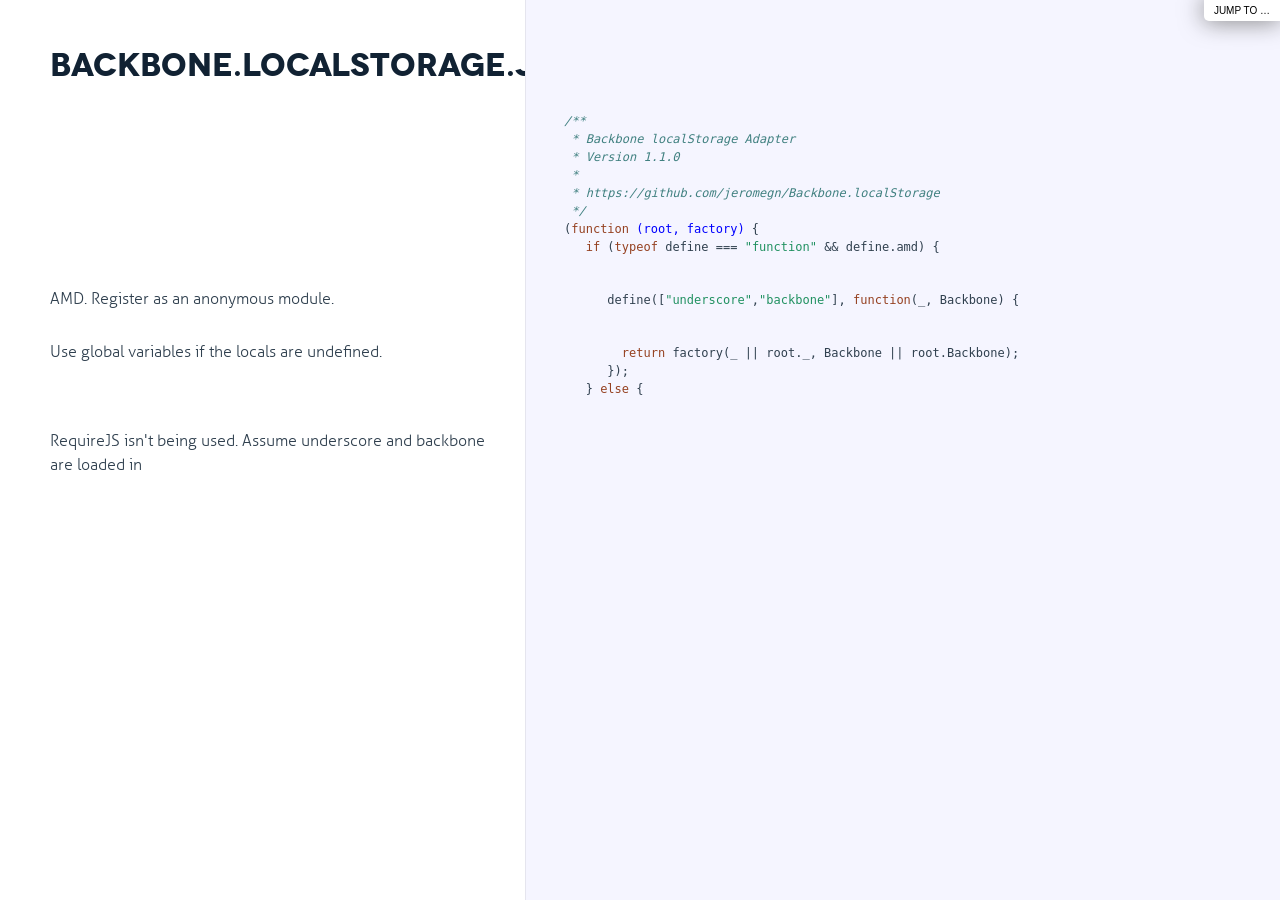
<file: bower_components/backbone/docs/backbone.localstorage.html>
<!DOCTYPE html>

<html>
<head>
  <title>backbone.localstorage.js</title>
  <meta http-equiv="content-type" content="text/html; charset=UTF-8">
  <meta name="viewport" content="width=device-width, target-densitydpi=160dpi, initial-scale=1.0; maximum-scale=1.0; user-scalable=0;">
  <link rel="stylesheet" media="all" href="docco.css" />
</head>
<body>
  <div id="container">
    <div id="background"></div>
    
      <ul id="jump_to">
        <li>
          <a class="large" href="javascript:void(0);">Jump To &hellip;</a>
          <a class="small" href="javascript:void(0);">+</a>
          <div id="jump_wrapper">
          <div id="jump_page">
            
              
              <a class="source" href="backbone.localstorage.html">
                backbone.localstorage.js
              </a>
            
              
              <a class="source" href="todos.html">
                todos.js
              </a>
            
          </div>
        </li>
      </ul>
    
    <ul class="sections">
        
          <li id="title">
              <div class="annotation">
                  <h1>backbone.localstorage.js</h1>
              </div>
          </li>
        
        
        
        <li id="section-1">
            <div class="annotation">
              
              <div class="pilwrap ">
                <a class="pilcrow" href="#section-1">&#182;</a>
              </div>
              
            </div>
            
            <div class="content"><div class='highlight'><pre><span class="comment">/**
 * Backbone localStorage Adapter
 * Version 1.1.0
 *
 * https://github.com/jeromegn/Backbone.localStorage
 */</span>
(<span class="function"><span class="keyword">function</span> <span class="params">(root, factory)</span> {</span>
   <span class="keyword">if</span> (<span class="keyword">typeof</span> define === <span class="string">"function"</span> &amp;&amp; define.amd) {</pre></div></div>
            
        </li>
        
        
        <li id="section-2">
            <div class="annotation">
              
              <div class="pilwrap ">
                <a class="pilcrow" href="#section-2">&#182;</a>
              </div>
              <p>AMD. Register as an anonymous module.</p>

            </div>
            
            <div class="content"><div class='highlight'><pre>      define([<span class="string">"underscore"</span>,<span class="string">"backbone"</span>], <span class="keyword">function</span>(_, Backbone) {</pre></div></div>
            
        </li>
        
        
        <li id="section-3">
            <div class="annotation">
              
              <div class="pilwrap ">
                <a class="pilcrow" href="#section-3">&#182;</a>
              </div>
              <p>Use global variables if the locals are undefined.</p>

            </div>
            
            <div class="content"><div class='highlight'><pre>        <span class="keyword">return</span> factory(_ || root._, Backbone || root.Backbone);
      });
   } <span class="keyword">else</span> {</pre></div></div>
            
        </li>
        
        
        <li id="section-4">
            <div class="annotation">
              
              <div class="pilwrap ">
                <a class="pilcrow" href="#section-4">&#182;</a>
              </div>
              <p>RequireJS isn&#39;t being used. Assume underscore and backbone are loaded in <script> tags</p>

            </div>
            
            <div class="content"><div class='highlight'><pre>      factory(_, Backbone);
   }
}(<span class="keyword">this</span>, <span class="keyword">function</span>(_, Backbone) {</pre></div></div>
            
        </li>
        
        
        <li id="section-5">
            <div class="annotation">
              
              <div class="pilwrap ">
                <a class="pilcrow" href="#section-5">&#182;</a>
              </div>
              <p>A simple module to replace <code>Backbone.sync</code> with <em>localStorage</em>-based
persistence. Models are given GUIDS, and saved into a JSON object. Simple
as that.</p>
<p>Hold reference to Underscore.js and Backbone.js in the closure in order
to make things work even if they are removed from the global namespace</p>
<p>Generate four random hex digits.</p>

            </div>
            
            <div class="content"><div class='highlight'><pre><span class="function"><span class="keyword">function</span> <span class="title">S4</span><span class="params">()</span> {</span>
   <span class="keyword">return</span> (((<span class="number">1</span>+Math.random())*<span class="number">0x10000</span>)|<span class="number">0</span>).toString(<span class="number">16</span>).substring(<span class="number">1</span>);
};</pre></div></div>
            
        </li>
        
        
        <li id="section-6">
            <div class="annotation">
              
              <div class="pilwrap ">
                <a class="pilcrow" href="#section-6">&#182;</a>
              </div>
              <p>Generate a pseudo-GUID by concatenating random hexadecimal.</p>

            </div>
            
            <div class="content"><div class='highlight'><pre><span class="function"><span class="keyword">function</span> <span class="title">guid</span><span class="params">()</span> {</span>
   <span class="keyword">return</span> (S4()+S4()+<span class="string">"-"</span>+S4()+<span class="string">"-"</span>+S4()+<span class="string">"-"</span>+S4()+<span class="string">"-"</span>+S4()+S4()+S4());
};</pre></div></div>
            
        </li>
        
        
        <li id="section-7">
            <div class="annotation">
              
              <div class="pilwrap ">
                <a class="pilcrow" href="#section-7">&#182;</a>
              </div>
              <p>Our Store is represented by a single JS object in <em>localStorage</em>. Create it
with a meaningful name, like the name you&#39;d give a table.
window.Store is deprectated, use Backbone.LocalStorage instead</p>

            </div>
            
            <div class="content"><div class='highlight'><pre>Backbone.LocalStorage = window.Store = <span class="keyword">function</span>(name) {
  <span class="keyword">this</span>.name = name;
  <span class="keyword">var</span> store = <span class="keyword">this</span>.localStorage().getItem(<span class="keyword">this</span>.name);
  <span class="keyword">this</span>.records = (store &amp;&amp; store.split(<span class="string">","</span>)) || [];
};

_.extend(Backbone.LocalStorage.prototype, {</pre></div></div>
            
        </li>
        
        
        <li id="section-8">
            <div class="annotation">
              
              <div class="pilwrap ">
                <a class="pilcrow" href="#section-8">&#182;</a>
              </div>
              <p>Save the current state of the <strong>Store</strong> to <em>localStorage</em>.</p>

            </div>
            
            <div class="content"><div class='highlight'><pre>  save: <span class="keyword">function</span>() {
    <span class="keyword">this</span>.localStorage().setItem(<span class="keyword">this</span>.name, <span class="keyword">this</span>.records.join(<span class="string">","</span>));
  },</pre></div></div>
            
        </li>
        
        
        <li id="section-9">
            <div class="annotation">
              
              <div class="pilwrap ">
                <a class="pilcrow" href="#section-9">&#182;</a>
              </div>
              <p>Add a model, giving it a (hopefully)-unique GUID, if it doesn&#39;t already
have an id of it&#39;s own.</p>

            </div>
            
            <div class="content"><div class='highlight'><pre>  create: <span class="keyword">function</span>(model) {
    <span class="keyword">if</span> (!model.id) {
      model.id = guid();
      model.set(model.idAttribute, model.id);
    }
    <span class="keyword">this</span>.localStorage().setItem(<span class="keyword">this</span>.name+<span class="string">"-"</span>+model.id, JSON.stringify(model));
    <span class="keyword">this</span>.records.push(model.id.toString());
    <span class="keyword">this</span>.save();
    <span class="keyword">return</span> <span class="keyword">this</span>.find(model);
  },</pre></div></div>
            
        </li>
        
        
        <li id="section-10">
            <div class="annotation">
              
              <div class="pilwrap ">
                <a class="pilcrow" href="#section-10">&#182;</a>
              </div>
              <p>Update a model by replacing its copy in <code>this.data</code>.</p>

            </div>
            
            <div class="content"><div class='highlight'><pre>  update: <span class="keyword">function</span>(model) {
    <span class="keyword">this</span>.localStorage().setItem(<span class="keyword">this</span>.name+<span class="string">"-"</span>+model.id, JSON.stringify(model));
    <span class="keyword">if</span> (!_.include(<span class="keyword">this</span>.records, model.id.toString()))
      <span class="keyword">this</span>.records.push(model.id.toString()); <span class="keyword">this</span>.save();
    <span class="keyword">return</span> <span class="keyword">this</span>.find(model);
  },</pre></div></div>
            
        </li>
        
        
        <li id="section-11">
            <div class="annotation">
              
              <div class="pilwrap ">
                <a class="pilcrow" href="#section-11">&#182;</a>
              </div>
              <p>Retrieve a model from <code>this.data</code> by id.</p>

            </div>
            
            <div class="content"><div class='highlight'><pre>  find: <span class="keyword">function</span>(model) {
    <span class="keyword">return</span> <span class="keyword">this</span>.jsonData(<span class="keyword">this</span>.localStorage().getItem(<span class="keyword">this</span>.name+<span class="string">"-"</span>+model.id));
  },</pre></div></div>
            
        </li>
        
        
        <li id="section-12">
            <div class="annotation">
              
              <div class="pilwrap ">
                <a class="pilcrow" href="#section-12">&#182;</a>
              </div>
              <p>Return the array of all models currently in storage.</p>

            </div>
            
            <div class="content"><div class='highlight'><pre>  findAll: <span class="keyword">function</span>() {
    <span class="keyword">return</span> _(<span class="keyword">this</span>.records).chain()
      .map(<span class="keyword">function</span>(id){
        <span class="keyword">return</span> <span class="keyword">this</span>.jsonData(<span class="keyword">this</span>.localStorage().getItem(<span class="keyword">this</span>.name+<span class="string">"-"</span>+id));
      }, <span class="keyword">this</span>)
      .compact()
      .value();
  },</pre></div></div>
            
        </li>
        
        
        <li id="section-13">
            <div class="annotation">
              
              <div class="pilwrap ">
                <a class="pilcrow" href="#section-13">&#182;</a>
              </div>
              <p>Delete a model from <code>this.data</code>, returning it.</p>

            </div>
            
            <div class="content"><div class='highlight'><pre>  destroy: <span class="keyword">function</span>(model) {
    <span class="keyword">if</span> (model.isNew())
      <span class="keyword">return</span> <span class="literal">false</span>
    <span class="keyword">this</span>.localStorage().removeItem(<span class="keyword">this</span>.name+<span class="string">"-"</span>+model.id);
    <span class="keyword">this</span>.records = _.reject(<span class="keyword">this</span>.records, <span class="keyword">function</span>(id){
      <span class="keyword">return</span> id === model.id.toString();
    });
    <span class="keyword">this</span>.save();
    <span class="keyword">return</span> model;
  },

  localStorage: <span class="keyword">function</span>() {
    <span class="keyword">return</span> localStorage;
  },</pre></div></div>
            
        </li>
        
        
        <li id="section-14">
            <div class="annotation">
              
              <div class="pilwrap ">
                <a class="pilcrow" href="#section-14">&#182;</a>
              </div>
              <p>fix for &quot;illegal access&quot; error on Android when JSON.parse is passed null</p>

            </div>
            
            <div class="content"><div class='highlight'><pre>  jsonData: <span class="function"><span class="keyword">function</span> <span class="params">(data)</span> {</span>
      <span class="keyword">return</span> data &amp;&amp; JSON.parse(data);
  }

});</pre></div></div>
            
        </li>
        
        
        <li id="section-15">
            <div class="annotation">
              
              <div class="pilwrap ">
                <a class="pilcrow" href="#section-15">&#182;</a>
              </div>
              <p>localSync delegate to the model or collection&#39;s
<em>localStorage</em> property, which should be an instance of <code>Store</code>.
window.Store.sync and Backbone.localSync is deprectated, use Backbone.LocalStorage.sync instead</p>

            </div>
            
            <div class="content"><div class='highlight'><pre>Backbone.LocalStorage.sync = window.Store.sync = Backbone.localSync = <span class="keyword">function</span>(method, model, options) {
  <span class="keyword">var</span> store = model.localStorage || model.collection.localStorage;

  <span class="keyword">var</span> resp, errorMessage, syncDfd = $.Deferred &amp;&amp; $.Deferred(); <span class="comment">//If $ is having Deferred - use it.</span>

  <span class="keyword">try</span> {

    <span class="keyword">switch</span> (method) {
      <span class="keyword">case</span> <span class="string">"read"</span>:
        resp = model.id != <span class="literal">undefined</span> ? store.find(model) : store.findAll();
        <span class="keyword">break</span>;
      <span class="keyword">case</span> <span class="string">"create"</span>:
        resp = store.create(model);
        <span class="keyword">break</span>;
      <span class="keyword">case</span> <span class="string">"update"</span>:
        resp = store.update(model);
        <span class="keyword">break</span>;
      <span class="keyword">case</span> <span class="string">"delete"</span>:
        resp = store.destroy(model);
        <span class="keyword">break</span>;
    }

  } <span class="keyword">catch</span>(error) {
    <span class="keyword">if</span> (error.code === DOMException.QUOTA_EXCEEDED_ERR &amp;&amp; window.localStorage.length === <span class="number">0</span>)
      errorMessage = <span class="string">"Private browsing is unsupported"</span>;
    <span class="keyword">else</span>
      errorMessage = error.message;
  }

  <span class="keyword">if</span> (resp) {
    model.trigger(<span class="string">"sync"</span>, model, resp, options);
    <span class="keyword">if</span> (options &amp;&amp; options.success)
      options.success(resp);
    <span class="keyword">if</span> (syncDfd)
      syncDfd.resolve(resp);

  } <span class="keyword">else</span> {
    errorMessage = errorMessage ? errorMessage
                                : <span class="string">"Record Not Found"</span>;

    <span class="keyword">if</span> (options &amp;&amp; options.error)
      options.error(errorMessage);
    <span class="keyword">if</span> (syncDfd)
      syncDfd.reject(errorMessage);
  }</pre></div></div>
            
        </li>
        
        
        <li id="section-16">
            <div class="annotation">
              
              <div class="pilwrap ">
                <a class="pilcrow" href="#section-16">&#182;</a>
              </div>
              <p>add compatibility with $.ajax
always execute callback for success and error</p>

            </div>
            
            <div class="content"><div class='highlight'><pre>  <span class="keyword">if</span> (options &amp;&amp; options.complete) options.complete(resp);

  <span class="keyword">return</span> syncDfd &amp;&amp; syncDfd.promise();
};

Backbone.ajaxSync = Backbone.sync;

Backbone.getSyncMethod = <span class="keyword">function</span>(model) {
  <span class="keyword">if</span>(model.localStorage || (model.collection &amp;&amp; model.collection.localStorage)) {
    <span class="keyword">return</span> Backbone.localSync;
  }

  <span class="keyword">return</span> Backbone.ajaxSync;
};</pre></div></div>
            
        </li>
        
        
        <li id="section-17">
            <div class="annotation">
              
              <div class="pilwrap ">
                <a class="pilcrow" href="#section-17">&#182;</a>
              </div>
              <p>Override &#39;Backbone.sync&#39; to default to localSync,
the original &#39;Backbone.sync&#39; is still available in &#39;Backbone.ajaxSync&#39;</p>

            </div>
            
            <div class="content"><div class='highlight'><pre>Backbone.sync = <span class="keyword">function</span>(method, model, options) {
  <span class="keyword">return</span> Backbone.getSyncMethod(model).apply(<span class="keyword">this</span>, [method, model, options]);
};

<span class="keyword">return</span> Backbone.LocalStorage;
}));</pre></div></div>
            
        </li>
        
    </ul>
  </div>
</body>
</html>
</file>
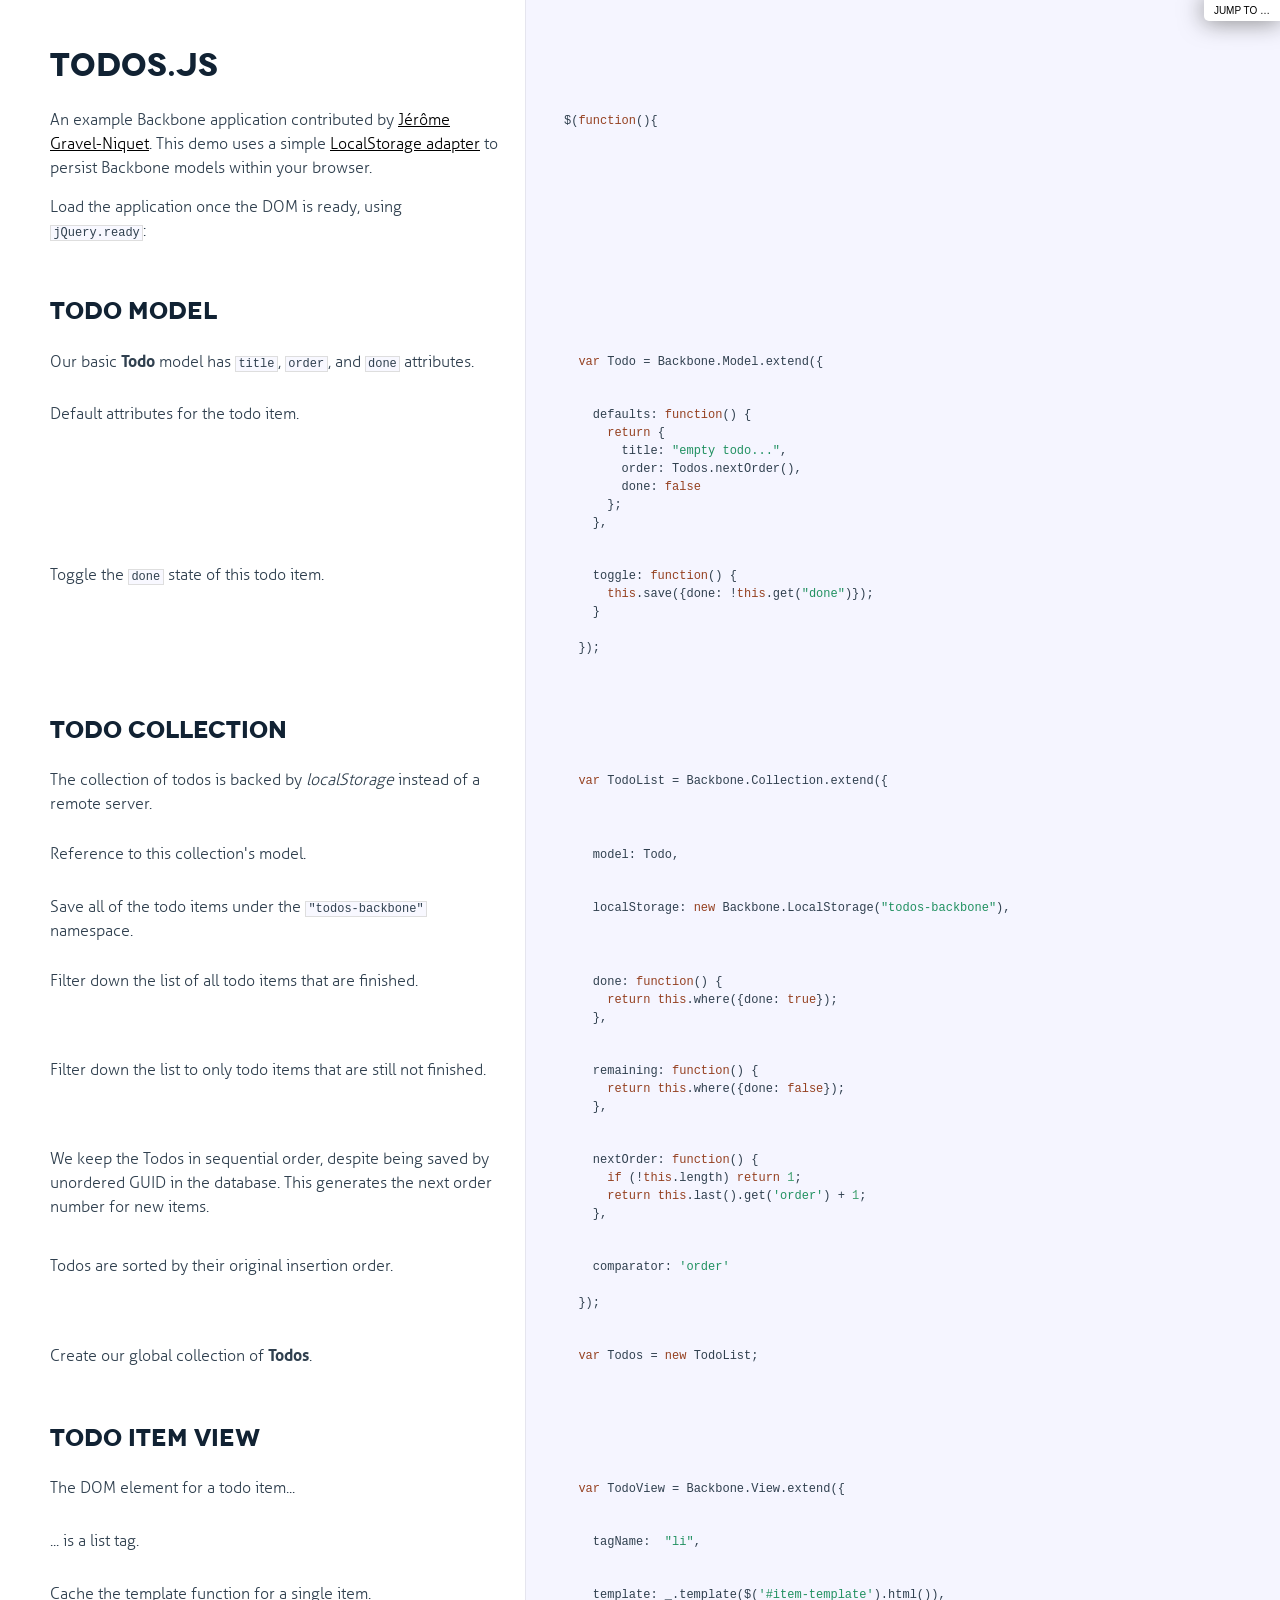
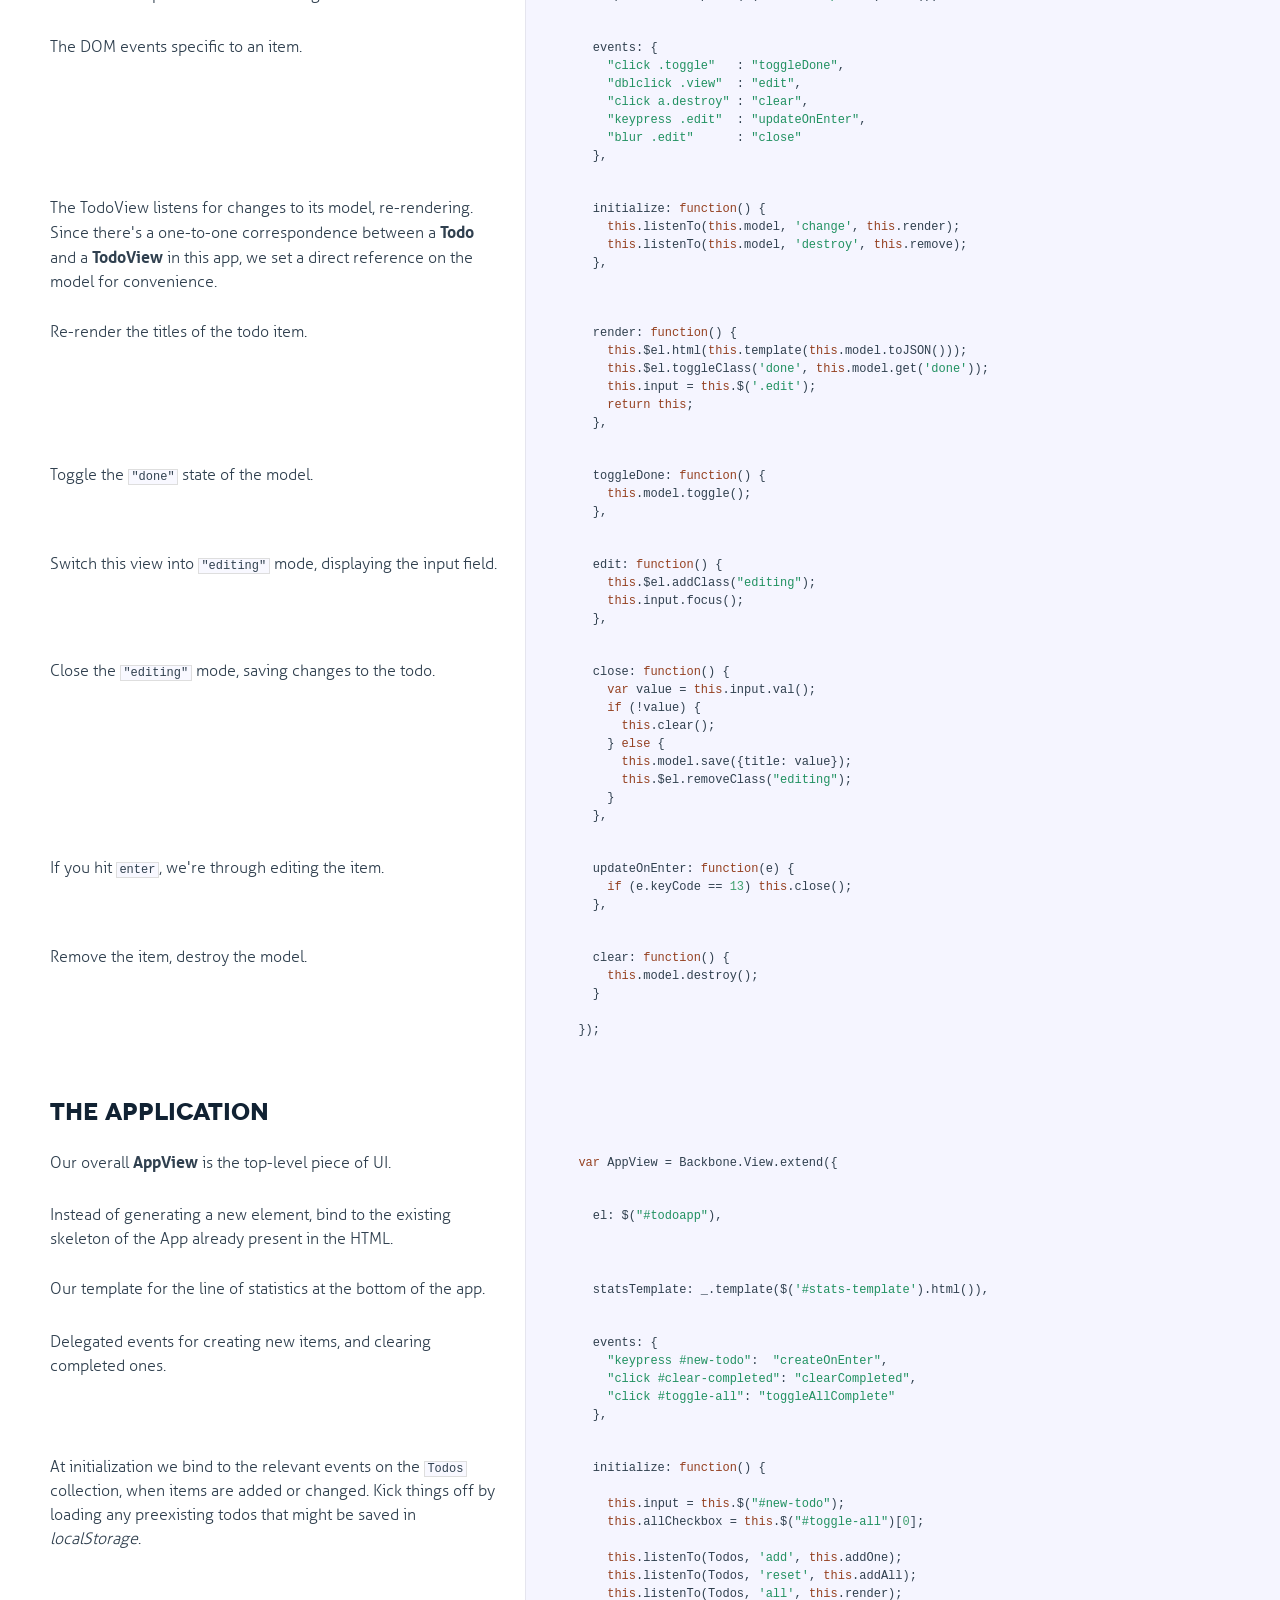
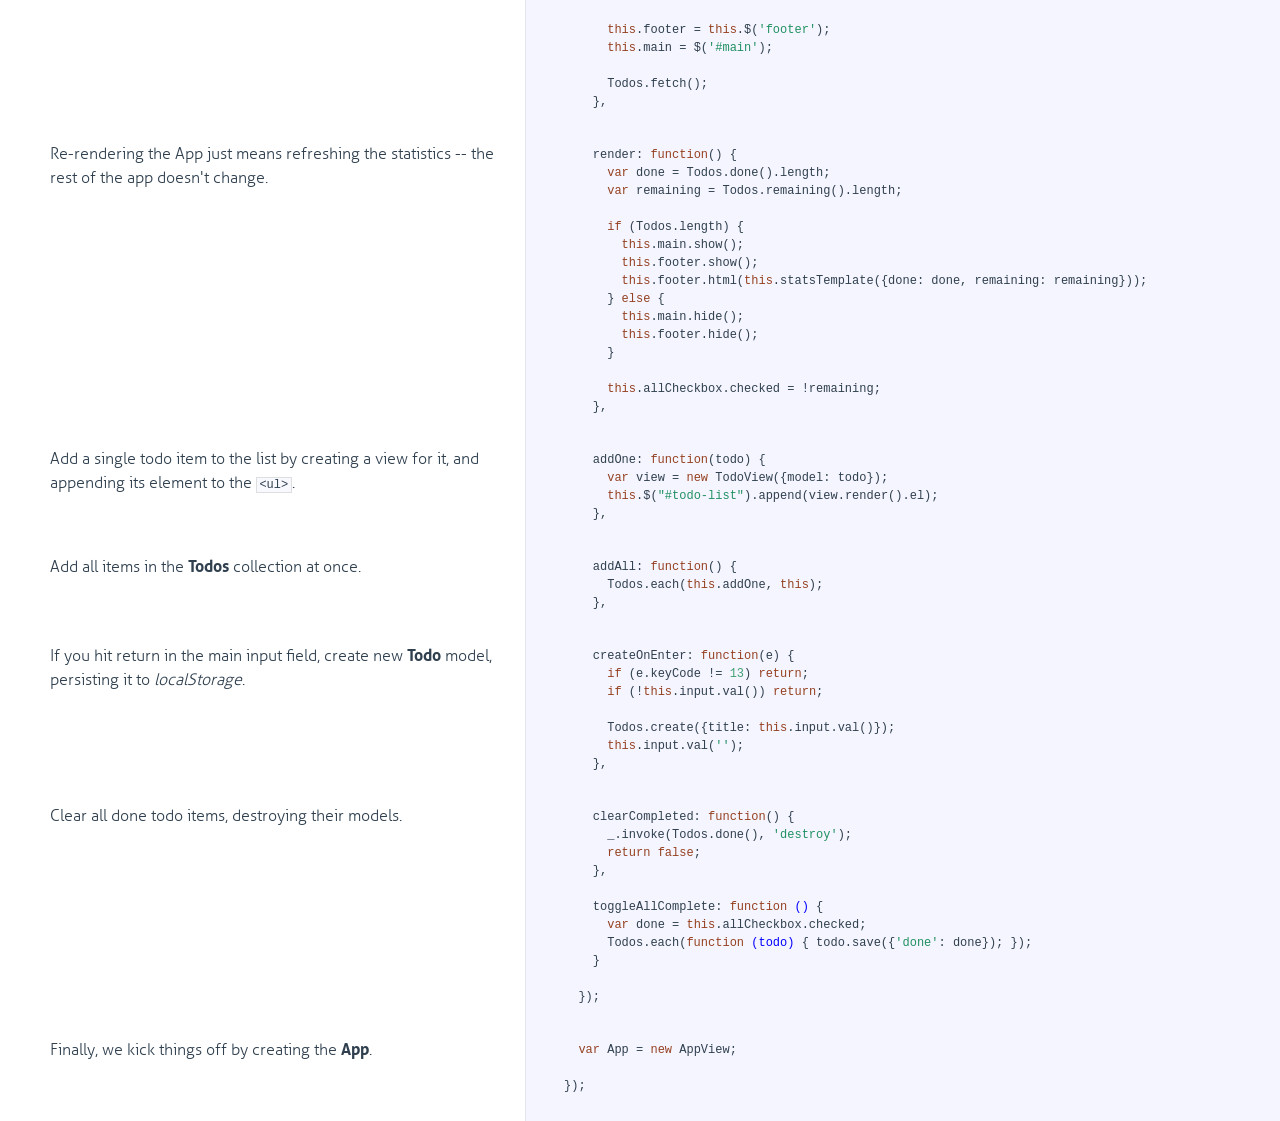
<file: bower_components/backbone/docs/todos.html>
<!DOCTYPE html>

<html>
<head>
  <title>todos.js</title>
  <meta http-equiv="content-type" content="text/html; charset=UTF-8">
  <meta name="viewport" content="width=device-width, target-densitydpi=160dpi, initial-scale=1.0; maximum-scale=1.0; user-scalable=0;">
  <link rel="stylesheet" media="all" href="docco.css" />
</head>
<body>
  <div id="container">
    <div id="background"></div>
    
      <ul id="jump_to">
        <li>
          <a class="large" href="javascript:void(0);">Jump To &hellip;</a>
          <a class="small" href="javascript:void(0);">+</a>
          <div id="jump_wrapper">
          <div id="jump_page">
            
              
              <a class="source" href="backbone.localstorage.html">
                backbone.localstorage.js
              </a>
            
              
              <a class="source" href="todos.html">
                todos.js
              </a>
            
          </div>
        </li>
      </ul>
    
    <ul class="sections">
        
          <li id="title">
              <div class="annotation">
                  <h1>todos.js</h1>
              </div>
          </li>
        
        
        
        <li id="section-1">
            <div class="annotation">
              
              <div class="pilwrap ">
                <a class="pilcrow" href="#section-1">&#182;</a>
              </div>
              <p>An example Backbone application contributed by
<a href="http://jgn.me/">Jérôme Gravel-Niquet</a>. This demo uses a simple
<a href="backbone-localstorage.html">LocalStorage adapter</a>
to persist Backbone models within your browser.</p>
<p>Load the application once the DOM is ready, using <code>jQuery.ready</code>:</p>

            </div>
            
            <div class="content"><div class='highlight'><pre>$(<span class="keyword">function</span>(){</pre></div></div>
            
        </li>
        
        
        <li id="section-2">
            <div class="annotation">
              
              <div class="pilwrap for-h2">
                <a class="pilcrow" href="#section-2">&#182;</a>
              </div>
              <h2>Todo Model</h2>

            </div>
            
        </li>
        
        
        <li id="section-3">
            <div class="annotation">
              
              <div class="pilwrap ">
                <a class="pilcrow" href="#section-3">&#182;</a>
              </div>
              <p>Our basic <strong>Todo</strong> model has <code>title</code>, <code>order</code>, and <code>done</code> attributes.</p>

            </div>
            
            <div class="content"><div class='highlight'><pre>  <span class="keyword">var</span> Todo = Backbone.Model.extend({</pre></div></div>
            
        </li>
        
        
        <li id="section-4">
            <div class="annotation">
              
              <div class="pilwrap ">
                <a class="pilcrow" href="#section-4">&#182;</a>
              </div>
              <p>Default attributes for the todo item.</p>

            </div>
            
            <div class="content"><div class='highlight'><pre>    defaults: <span class="keyword">function</span>() {
      <span class="keyword">return</span> {
        title: <span class="string">"empty todo..."</span>,
        order: Todos.nextOrder(),
        done: <span class="literal">false</span>
      };
    },</pre></div></div>
            
        </li>
        
        
        <li id="section-5">
            <div class="annotation">
              
              <div class="pilwrap ">
                <a class="pilcrow" href="#section-5">&#182;</a>
              </div>
              <p>Toggle the <code>done</code> state of this todo item.</p>

            </div>
            
            <div class="content"><div class='highlight'><pre>    toggle: <span class="keyword">function</span>() {
      <span class="keyword">this</span>.save({done: !<span class="keyword">this</span>.get(<span class="string">"done"</span>)});
    }

  });</pre></div></div>
            
        </li>
        
        
        <li id="section-6">
            <div class="annotation">
              
              <div class="pilwrap for-h2">
                <a class="pilcrow" href="#section-6">&#182;</a>
              </div>
              <h2>Todo Collection</h2>

            </div>
            
        </li>
        
        
        <li id="section-7">
            <div class="annotation">
              
              <div class="pilwrap ">
                <a class="pilcrow" href="#section-7">&#182;</a>
              </div>
              <p>The collection of todos is backed by <em>localStorage</em> instead of a remote
server.</p>

            </div>
            
            <div class="content"><div class='highlight'><pre>  <span class="keyword">var</span> TodoList = Backbone.Collection.extend({</pre></div></div>
            
        </li>
        
        
        <li id="section-8">
            <div class="annotation">
              
              <div class="pilwrap ">
                <a class="pilcrow" href="#section-8">&#182;</a>
              </div>
              <p>Reference to this collection&#39;s model.</p>

            </div>
            
            <div class="content"><div class='highlight'><pre>    model: Todo,</pre></div></div>
            
        </li>
        
        
        <li id="section-9">
            <div class="annotation">
              
              <div class="pilwrap ">
                <a class="pilcrow" href="#section-9">&#182;</a>
              </div>
              <p>Save all of the todo items under the <code>&quot;todos-backbone&quot;</code> namespace.</p>

            </div>
            
            <div class="content"><div class='highlight'><pre>    localStorage: <span class="keyword">new</span> Backbone.LocalStorage(<span class="string">"todos-backbone"</span>),</pre></div></div>
            
        </li>
        
        
        <li id="section-10">
            <div class="annotation">
              
              <div class="pilwrap ">
                <a class="pilcrow" href="#section-10">&#182;</a>
              </div>
              <p>Filter down the list of all todo items that are finished.</p>

            </div>
            
            <div class="content"><div class='highlight'><pre>    done: <span class="keyword">function</span>() {
      <span class="keyword">return</span> <span class="keyword">this</span>.where({done: <span class="literal">true</span>});
    },</pre></div></div>
            
        </li>
        
        
        <li id="section-11">
            <div class="annotation">
              
              <div class="pilwrap ">
                <a class="pilcrow" href="#section-11">&#182;</a>
              </div>
              <p>Filter down the list to only todo items that are still not finished.</p>

            </div>
            
            <div class="content"><div class='highlight'><pre>    remaining: <span class="keyword">function</span>() {
      <span class="keyword">return</span> <span class="keyword">this</span>.where({done: <span class="literal">false</span>});
    },</pre></div></div>
            
        </li>
        
        
        <li id="section-12">
            <div class="annotation">
              
              <div class="pilwrap ">
                <a class="pilcrow" href="#section-12">&#182;</a>
              </div>
              <p>We keep the Todos in sequential order, despite being saved by unordered
GUID in the database. This generates the next order number for new items.</p>

            </div>
            
            <div class="content"><div class='highlight'><pre>    nextOrder: <span class="keyword">function</span>() {
      <span class="keyword">if</span> (!<span class="keyword">this</span>.length) <span class="keyword">return</span> <span class="number">1</span>;
      <span class="keyword">return</span> <span class="keyword">this</span>.last().get(<span class="string">'order'</span>) + <span class="number">1</span>;
    },</pre></div></div>
            
        </li>
        
        
        <li id="section-13">
            <div class="annotation">
              
              <div class="pilwrap ">
                <a class="pilcrow" href="#section-13">&#182;</a>
              </div>
              <p>Todos are sorted by their original insertion order.</p>

            </div>
            
            <div class="content"><div class='highlight'><pre>    comparator: <span class="string">'order'</span>

  });</pre></div></div>
            
        </li>
        
        
        <li id="section-14">
            <div class="annotation">
              
              <div class="pilwrap ">
                <a class="pilcrow" href="#section-14">&#182;</a>
              </div>
              <p>Create our global collection of <strong>Todos</strong>.</p>

            </div>
            
            <div class="content"><div class='highlight'><pre>  <span class="keyword">var</span> Todos = <span class="keyword">new</span> TodoList;</pre></div></div>
            
        </li>
        
        
        <li id="section-15">
            <div class="annotation">
              
              <div class="pilwrap for-h2">
                <a class="pilcrow" href="#section-15">&#182;</a>
              </div>
              <h2>Todo Item View</h2>

            </div>
            
        </li>
        
        
        <li id="section-16">
            <div class="annotation">
              
              <div class="pilwrap ">
                <a class="pilcrow" href="#section-16">&#182;</a>
              </div>
              <p>The DOM element for a todo item...</p>

            </div>
            
            <div class="content"><div class='highlight'><pre>  <span class="keyword">var</span> TodoView = Backbone.View.extend({</pre></div></div>
            
        </li>
        
        
        <li id="section-17">
            <div class="annotation">
              
              <div class="pilwrap ">
                <a class="pilcrow" href="#section-17">&#182;</a>
              </div>
              <p>... is a list tag.</p>

            </div>
            
            <div class="content"><div class='highlight'><pre>    tagName:  <span class="string">"li"</span>,</pre></div></div>
            
        </li>
        
        
        <li id="section-18">
            <div class="annotation">
              
              <div class="pilwrap ">
                <a class="pilcrow" href="#section-18">&#182;</a>
              </div>
              <p>Cache the template function for a single item.</p>

            </div>
            
            <div class="content"><div class='highlight'><pre>    template: _.template($(<span class="string">'#item-template'</span>).html()),</pre></div></div>
            
        </li>
        
        
        <li id="section-19">
            <div class="annotation">
              
              <div class="pilwrap ">
                <a class="pilcrow" href="#section-19">&#182;</a>
              </div>
              <p>The DOM events specific to an item.</p>

            </div>
            
            <div class="content"><div class='highlight'><pre>    events: {
      <span class="string">"click .toggle"</span>   : <span class="string">"toggleDone"</span>,
      <span class="string">"dblclick .view"</span>  : <span class="string">"edit"</span>,
      <span class="string">"click a.destroy"</span> : <span class="string">"clear"</span>,
      <span class="string">"keypress .edit"</span>  : <span class="string">"updateOnEnter"</span>,
      <span class="string">"blur .edit"</span>      : <span class="string">"close"</span>
    },</pre></div></div>
            
        </li>
        
        
        <li id="section-20">
            <div class="annotation">
              
              <div class="pilwrap ">
                <a class="pilcrow" href="#section-20">&#182;</a>
              </div>
              <p>The TodoView listens for changes to its model, re-rendering. Since there&#39;s
a one-to-one correspondence between a <strong>Todo</strong> and a <strong>TodoView</strong> in this
app, we set a direct reference on the model for convenience.</p>

            </div>
            
            <div class="content"><div class='highlight'><pre>    initialize: <span class="keyword">function</span>() {
      <span class="keyword">this</span>.listenTo(<span class="keyword">this</span>.model, <span class="string">'change'</span>, <span class="keyword">this</span>.render);
      <span class="keyword">this</span>.listenTo(<span class="keyword">this</span>.model, <span class="string">'destroy'</span>, <span class="keyword">this</span>.remove);
    },</pre></div></div>
            
        </li>
        
        
        <li id="section-21">
            <div class="annotation">
              
              <div class="pilwrap ">
                <a class="pilcrow" href="#section-21">&#182;</a>
              </div>
              <p>Re-render the titles of the todo item.</p>

            </div>
            
            <div class="content"><div class='highlight'><pre>    render: <span class="keyword">function</span>() {
      <span class="keyword">this</span>.$el.html(<span class="keyword">this</span>.template(<span class="keyword">this</span>.model.toJSON()));
      <span class="keyword">this</span>.$el.toggleClass(<span class="string">'done'</span>, <span class="keyword">this</span>.model.get(<span class="string">'done'</span>));
      <span class="keyword">this</span>.input = <span class="keyword">this</span>.$(<span class="string">'.edit'</span>);
      <span class="keyword">return</span> <span class="keyword">this</span>;
    },</pre></div></div>
            
        </li>
        
        
        <li id="section-22">
            <div class="annotation">
              
              <div class="pilwrap ">
                <a class="pilcrow" href="#section-22">&#182;</a>
              </div>
              <p>Toggle the <code>&quot;done&quot;</code> state of the model.</p>

            </div>
            
            <div class="content"><div class='highlight'><pre>    toggleDone: <span class="keyword">function</span>() {
      <span class="keyword">this</span>.model.toggle();
    },</pre></div></div>
            
        </li>
        
        
        <li id="section-23">
            <div class="annotation">
              
              <div class="pilwrap ">
                <a class="pilcrow" href="#section-23">&#182;</a>
              </div>
              <p>Switch this view into <code>&quot;editing&quot;</code> mode, displaying the input field.</p>

            </div>
            
            <div class="content"><div class='highlight'><pre>    edit: <span class="keyword">function</span>() {
      <span class="keyword">this</span>.$el.addClass(<span class="string">"editing"</span>);
      <span class="keyword">this</span>.input.focus();
    },</pre></div></div>
            
        </li>
        
        
        <li id="section-24">
            <div class="annotation">
              
              <div class="pilwrap ">
                <a class="pilcrow" href="#section-24">&#182;</a>
              </div>
              <p>Close the <code>&quot;editing&quot;</code> mode, saving changes to the todo.</p>

            </div>
            
            <div class="content"><div class='highlight'><pre>    close: <span class="keyword">function</span>() {
      <span class="keyword">var</span> value = <span class="keyword">this</span>.input.val();
      <span class="keyword">if</span> (!value) {
        <span class="keyword">this</span>.clear();
      } <span class="keyword">else</span> {
        <span class="keyword">this</span>.model.save({title: value});
        <span class="keyword">this</span>.$el.removeClass(<span class="string">"editing"</span>);
      }
    },</pre></div></div>
            
        </li>
        
        
        <li id="section-25">
            <div class="annotation">
              
              <div class="pilwrap ">
                <a class="pilcrow" href="#section-25">&#182;</a>
              </div>
              <p>If you hit <code>enter</code>, we&#39;re through editing the item.</p>

            </div>
            
            <div class="content"><div class='highlight'><pre>    updateOnEnter: <span class="keyword">function</span>(e) {
      <span class="keyword">if</span> (e.keyCode == <span class="number">13</span>) <span class="keyword">this</span>.close();
    },</pre></div></div>
            
        </li>
        
        
        <li id="section-26">
            <div class="annotation">
              
              <div class="pilwrap ">
                <a class="pilcrow" href="#section-26">&#182;</a>
              </div>
              <p>Remove the item, destroy the model.</p>

            </div>
            
            <div class="content"><div class='highlight'><pre>    clear: <span class="keyword">function</span>() {
      <span class="keyword">this</span>.model.destroy();
    }

  });</pre></div></div>
            
        </li>
        
        
        <li id="section-27">
            <div class="annotation">
              
              <div class="pilwrap for-h2">
                <a class="pilcrow" href="#section-27">&#182;</a>
              </div>
              <h2>The Application</h2>

            </div>
            
        </li>
        
        
        <li id="section-28">
            <div class="annotation">
              
              <div class="pilwrap ">
                <a class="pilcrow" href="#section-28">&#182;</a>
              </div>
              <p>Our overall <strong>AppView</strong> is the top-level piece of UI.</p>

            </div>
            
            <div class="content"><div class='highlight'><pre>  <span class="keyword">var</span> AppView = Backbone.View.extend({</pre></div></div>
            
        </li>
        
        
        <li id="section-29">
            <div class="annotation">
              
              <div class="pilwrap ">
                <a class="pilcrow" href="#section-29">&#182;</a>
              </div>
              <p>Instead of generating a new element, bind to the existing skeleton of
the App already present in the HTML.</p>

            </div>
            
            <div class="content"><div class='highlight'><pre>    el: $(<span class="string">"#todoapp"</span>),</pre></div></div>
            
        </li>
        
        
        <li id="section-30">
            <div class="annotation">
              
              <div class="pilwrap ">
                <a class="pilcrow" href="#section-30">&#182;</a>
              </div>
              <p>Our template for the line of statistics at the bottom of the app.</p>

            </div>
            
            <div class="content"><div class='highlight'><pre>    statsTemplate: _.template($(<span class="string">'#stats-template'</span>).html()),</pre></div></div>
            
        </li>
        
        
        <li id="section-31">
            <div class="annotation">
              
              <div class="pilwrap ">
                <a class="pilcrow" href="#section-31">&#182;</a>
              </div>
              <p>Delegated events for creating new items, and clearing completed ones.</p>

            </div>
            
            <div class="content"><div class='highlight'><pre>    events: {
      <span class="string">"keypress #new-todo"</span>:  <span class="string">"createOnEnter"</span>,
      <span class="string">"click #clear-completed"</span>: <span class="string">"clearCompleted"</span>,
      <span class="string">"click #toggle-all"</span>: <span class="string">"toggleAllComplete"</span>
    },</pre></div></div>
            
        </li>
        
        
        <li id="section-32">
            <div class="annotation">
              
              <div class="pilwrap ">
                <a class="pilcrow" href="#section-32">&#182;</a>
              </div>
              <p>At initialization we bind to the relevant events on the <code>Todos</code>
collection, when items are added or changed. Kick things off by
loading any preexisting todos that might be saved in <em>localStorage</em>.</p>

            </div>
            
            <div class="content"><div class='highlight'><pre>    initialize: <span class="keyword">function</span>() {

      <span class="keyword">this</span>.input = <span class="keyword">this</span>.$(<span class="string">"#new-todo"</span>);
      <span class="keyword">this</span>.allCheckbox = <span class="keyword">this</span>.$(<span class="string">"#toggle-all"</span>)[<span class="number">0</span>];

      <span class="keyword">this</span>.listenTo(Todos, <span class="string">'add'</span>, <span class="keyword">this</span>.addOne);
      <span class="keyword">this</span>.listenTo(Todos, <span class="string">'reset'</span>, <span class="keyword">this</span>.addAll);
      <span class="keyword">this</span>.listenTo(Todos, <span class="string">'all'</span>, <span class="keyword">this</span>.render);

      <span class="keyword">this</span>.footer = <span class="keyword">this</span>.$(<span class="string">'footer'</span>);
      <span class="keyword">this</span>.main = $(<span class="string">'#main'</span>);

      Todos.fetch();
    },</pre></div></div>
            
        </li>
        
        
        <li id="section-33">
            <div class="annotation">
              
              <div class="pilwrap ">
                <a class="pilcrow" href="#section-33">&#182;</a>
              </div>
              <p>Re-rendering the App just means refreshing the statistics -- the rest
of the app doesn&#39;t change.</p>

            </div>
            
            <div class="content"><div class='highlight'><pre>    render: <span class="keyword">function</span>() {
      <span class="keyword">var</span> done = Todos.done().length;
      <span class="keyword">var</span> remaining = Todos.remaining().length;

      <span class="keyword">if</span> (Todos.length) {
        <span class="keyword">this</span>.main.show();
        <span class="keyword">this</span>.footer.show();
        <span class="keyword">this</span>.footer.html(<span class="keyword">this</span>.statsTemplate({done: done, remaining: remaining}));
      } <span class="keyword">else</span> {
        <span class="keyword">this</span>.main.hide();
        <span class="keyword">this</span>.footer.hide();
      }

      <span class="keyword">this</span>.allCheckbox.checked = !remaining;
    },</pre></div></div>
            
        </li>
        
        
        <li id="section-34">
            <div class="annotation">
              
              <div class="pilwrap ">
                <a class="pilcrow" href="#section-34">&#182;</a>
              </div>
              <p>Add a single todo item to the list by creating a view for it, and
appending its element to the <code>&lt;ul&gt;</code>.</p>

            </div>
            
            <div class="content"><div class='highlight'><pre>    addOne: <span class="keyword">function</span>(todo) {
      <span class="keyword">var</span> view = <span class="keyword">new</span> TodoView({model: todo});
      <span class="keyword">this</span>.$(<span class="string">"#todo-list"</span>).append(view.render().el);
    },</pre></div></div>
            
        </li>
        
        
        <li id="section-35">
            <div class="annotation">
              
              <div class="pilwrap ">
                <a class="pilcrow" href="#section-35">&#182;</a>
              </div>
              <p>Add all items in the <strong>Todos</strong> collection at once.</p>

            </div>
            
            <div class="content"><div class='highlight'><pre>    addAll: <span class="keyword">function</span>() {
      Todos.each(<span class="keyword">this</span>.addOne, <span class="keyword">this</span>);
    },</pre></div></div>
            
        </li>
        
        
        <li id="section-36">
            <div class="annotation">
              
              <div class="pilwrap ">
                <a class="pilcrow" href="#section-36">&#182;</a>
              </div>
              <p>If you hit return in the main input field, create new <strong>Todo</strong> model,
persisting it to <em>localStorage</em>.</p>

            </div>
            
            <div class="content"><div class='highlight'><pre>    createOnEnter: <span class="keyword">function</span>(e) {
      <span class="keyword">if</span> (e.keyCode != <span class="number">13</span>) <span class="keyword">return</span>;
      <span class="keyword">if</span> (!<span class="keyword">this</span>.input.val()) <span class="keyword">return</span>;

      Todos.create({title: <span class="keyword">this</span>.input.val()});
      <span class="keyword">this</span>.input.val(<span class="string">''</span>);
    },</pre></div></div>
            
        </li>
        
        
        <li id="section-37">
            <div class="annotation">
              
              <div class="pilwrap ">
                <a class="pilcrow" href="#section-37">&#182;</a>
              </div>
              <p>Clear all done todo items, destroying their models.</p>

            </div>
            
            <div class="content"><div class='highlight'><pre>    clearCompleted: <span class="keyword">function</span>() {
      _.invoke(Todos.done(), <span class="string">'destroy'</span>);
      <span class="keyword">return</span> <span class="literal">false</span>;
    },

    toggleAllComplete: <span class="function"><span class="keyword">function</span> <span class="params">()</span> {</span>
      <span class="keyword">var</span> done = <span class="keyword">this</span>.allCheckbox.checked;
      Todos.each(<span class="function"><span class="keyword">function</span> <span class="params">(todo)</span> {</span> todo.save({<span class="string">'done'</span>: done}); });
    }

  });</pre></div></div>
            
        </li>
        
        
        <li id="section-38">
            <div class="annotation">
              
              <div class="pilwrap ">
                <a class="pilcrow" href="#section-38">&#182;</a>
              </div>
              <p>Finally, we kick things off by creating the <strong>App</strong>.</p>

            </div>
            
            <div class="content"><div class='highlight'><pre>  <span class="keyword">var</span> App = <span class="keyword">new</span> AppView;

});</pre></div></div>
            
        </li>
        
    </ul>
  </div>
</body>
</html>
</file>
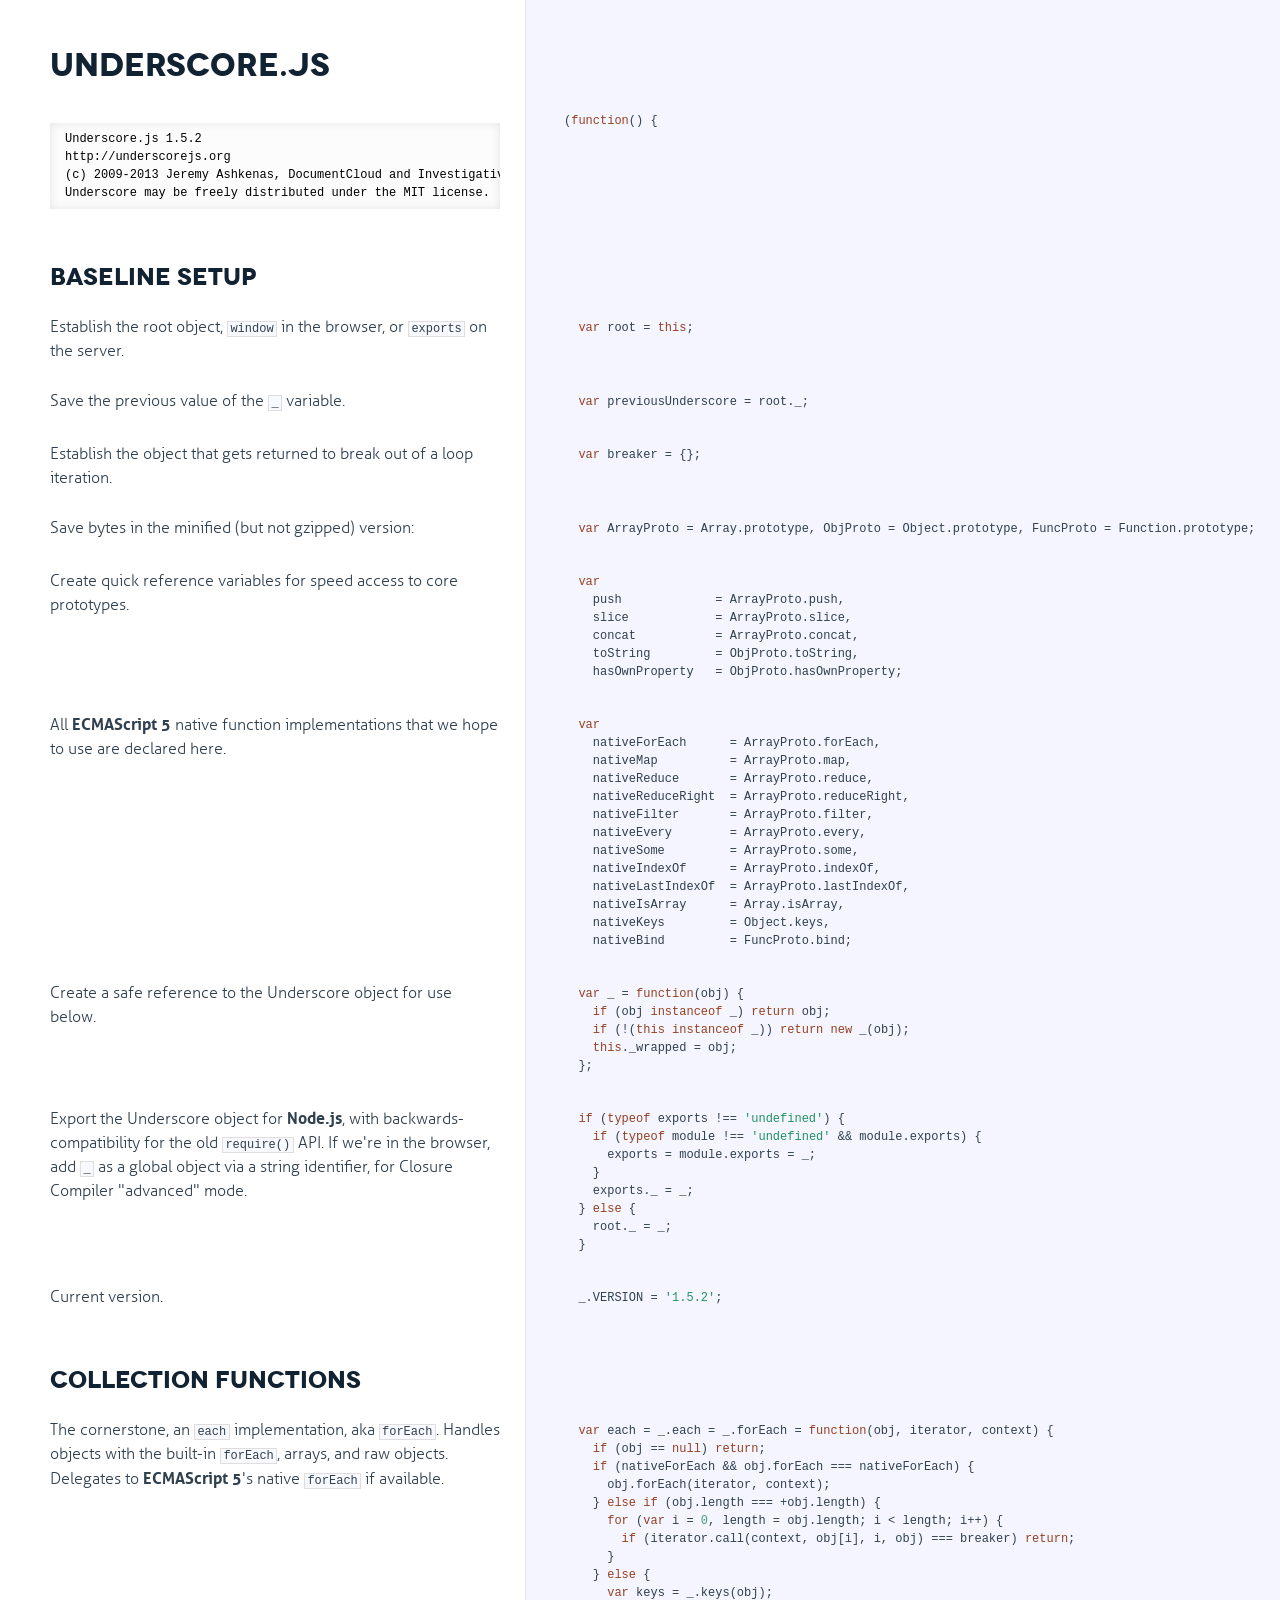
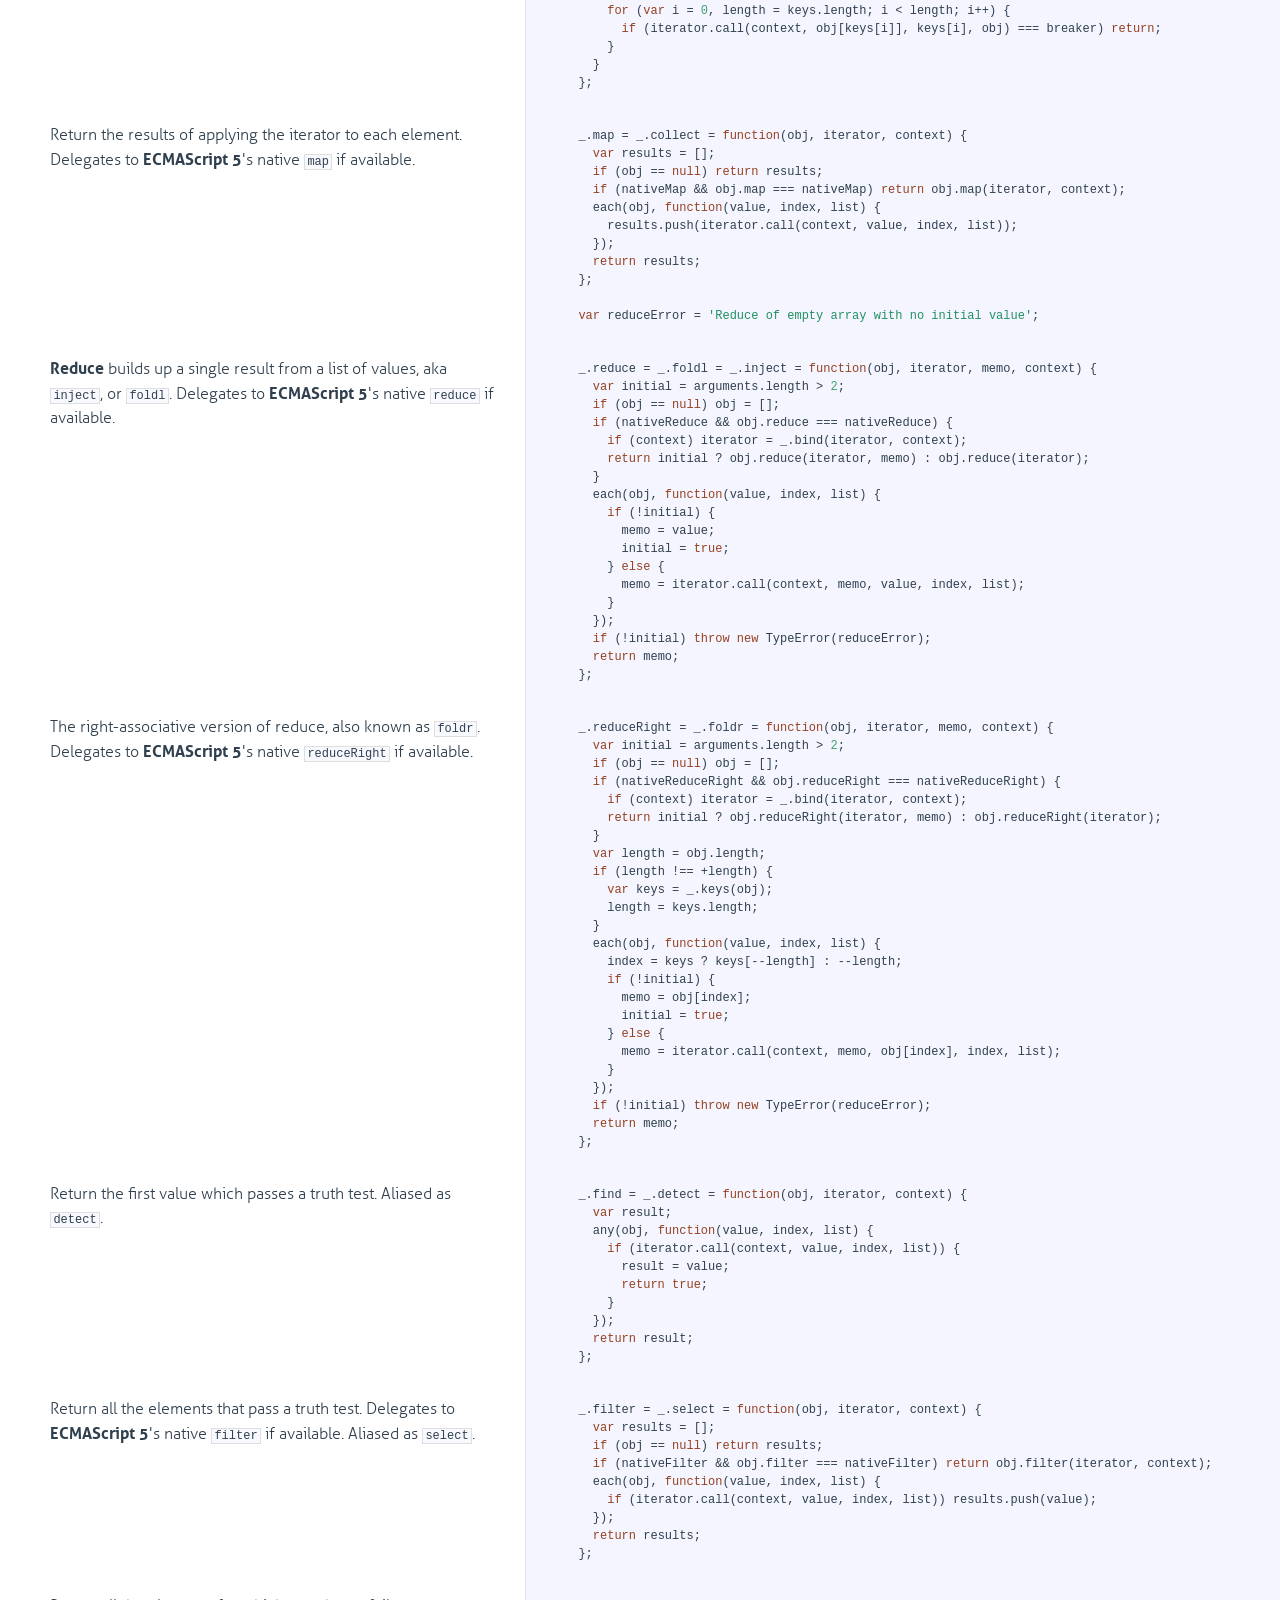
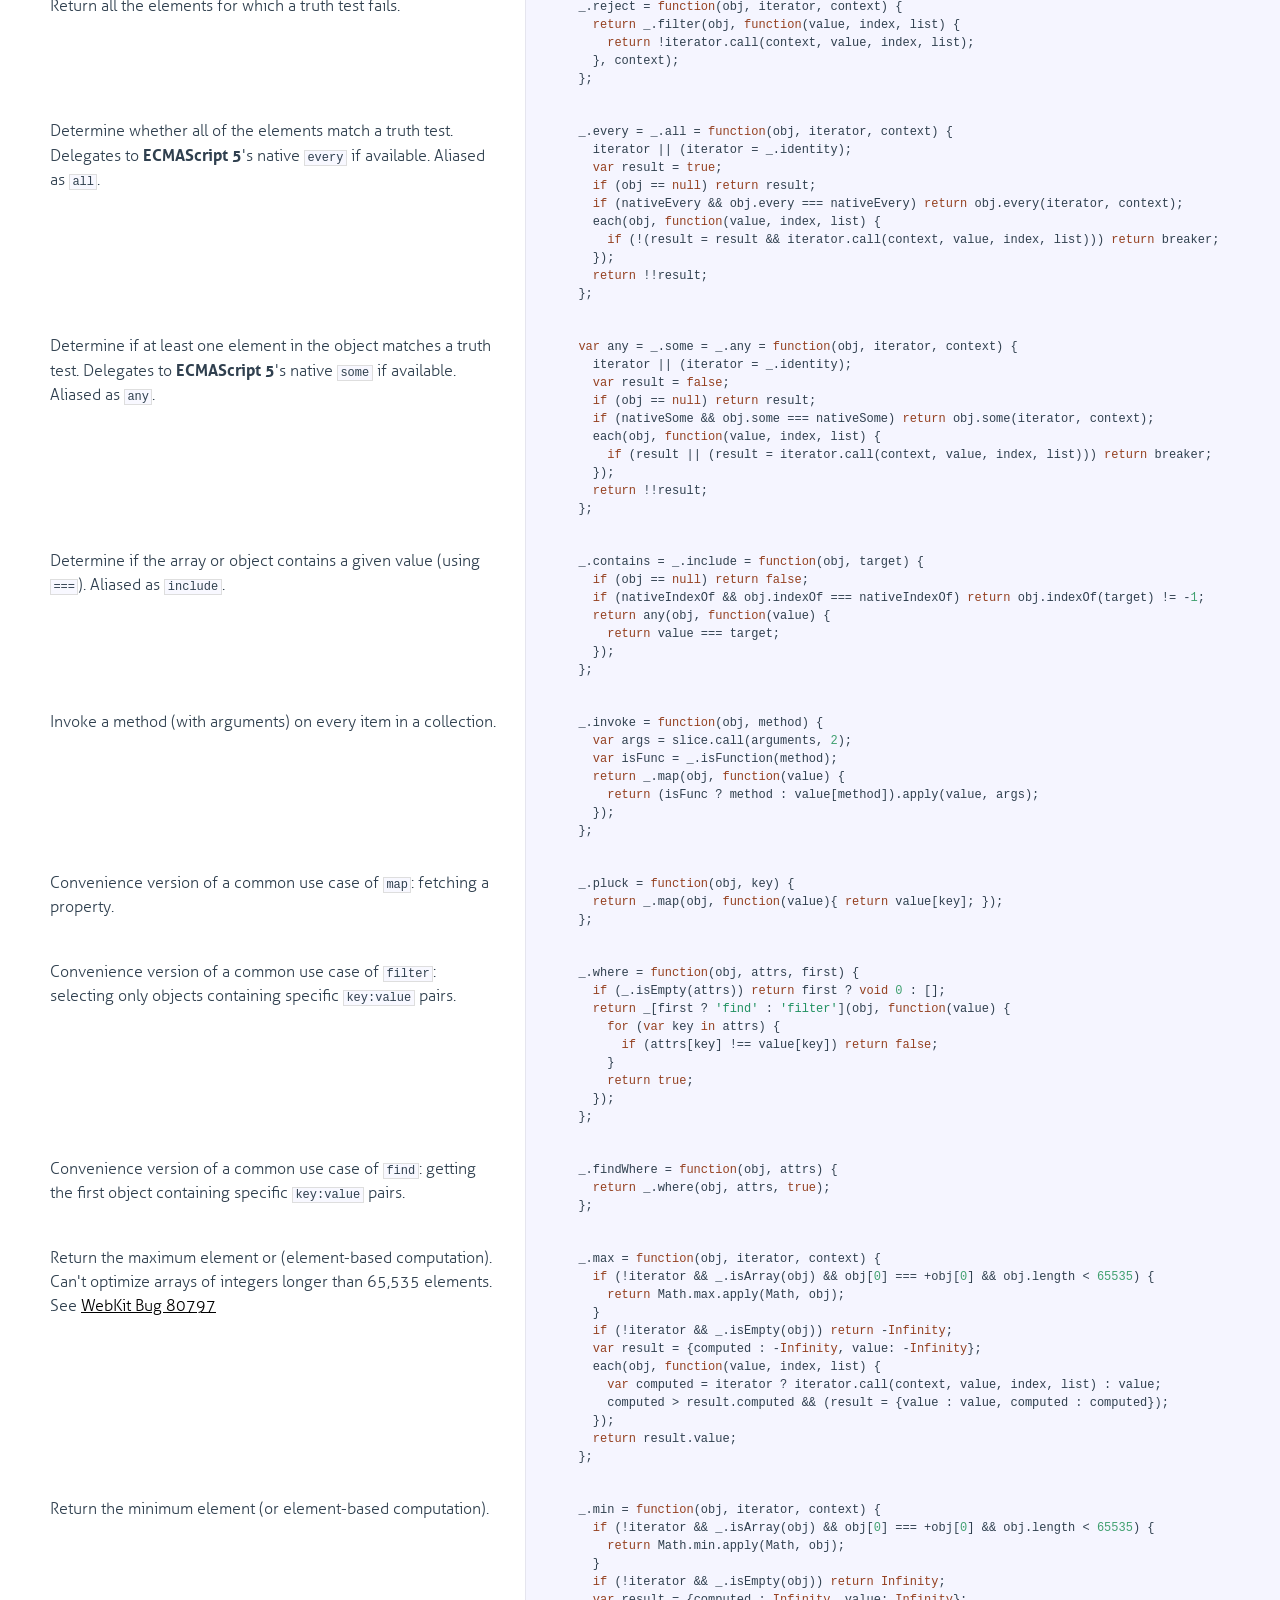
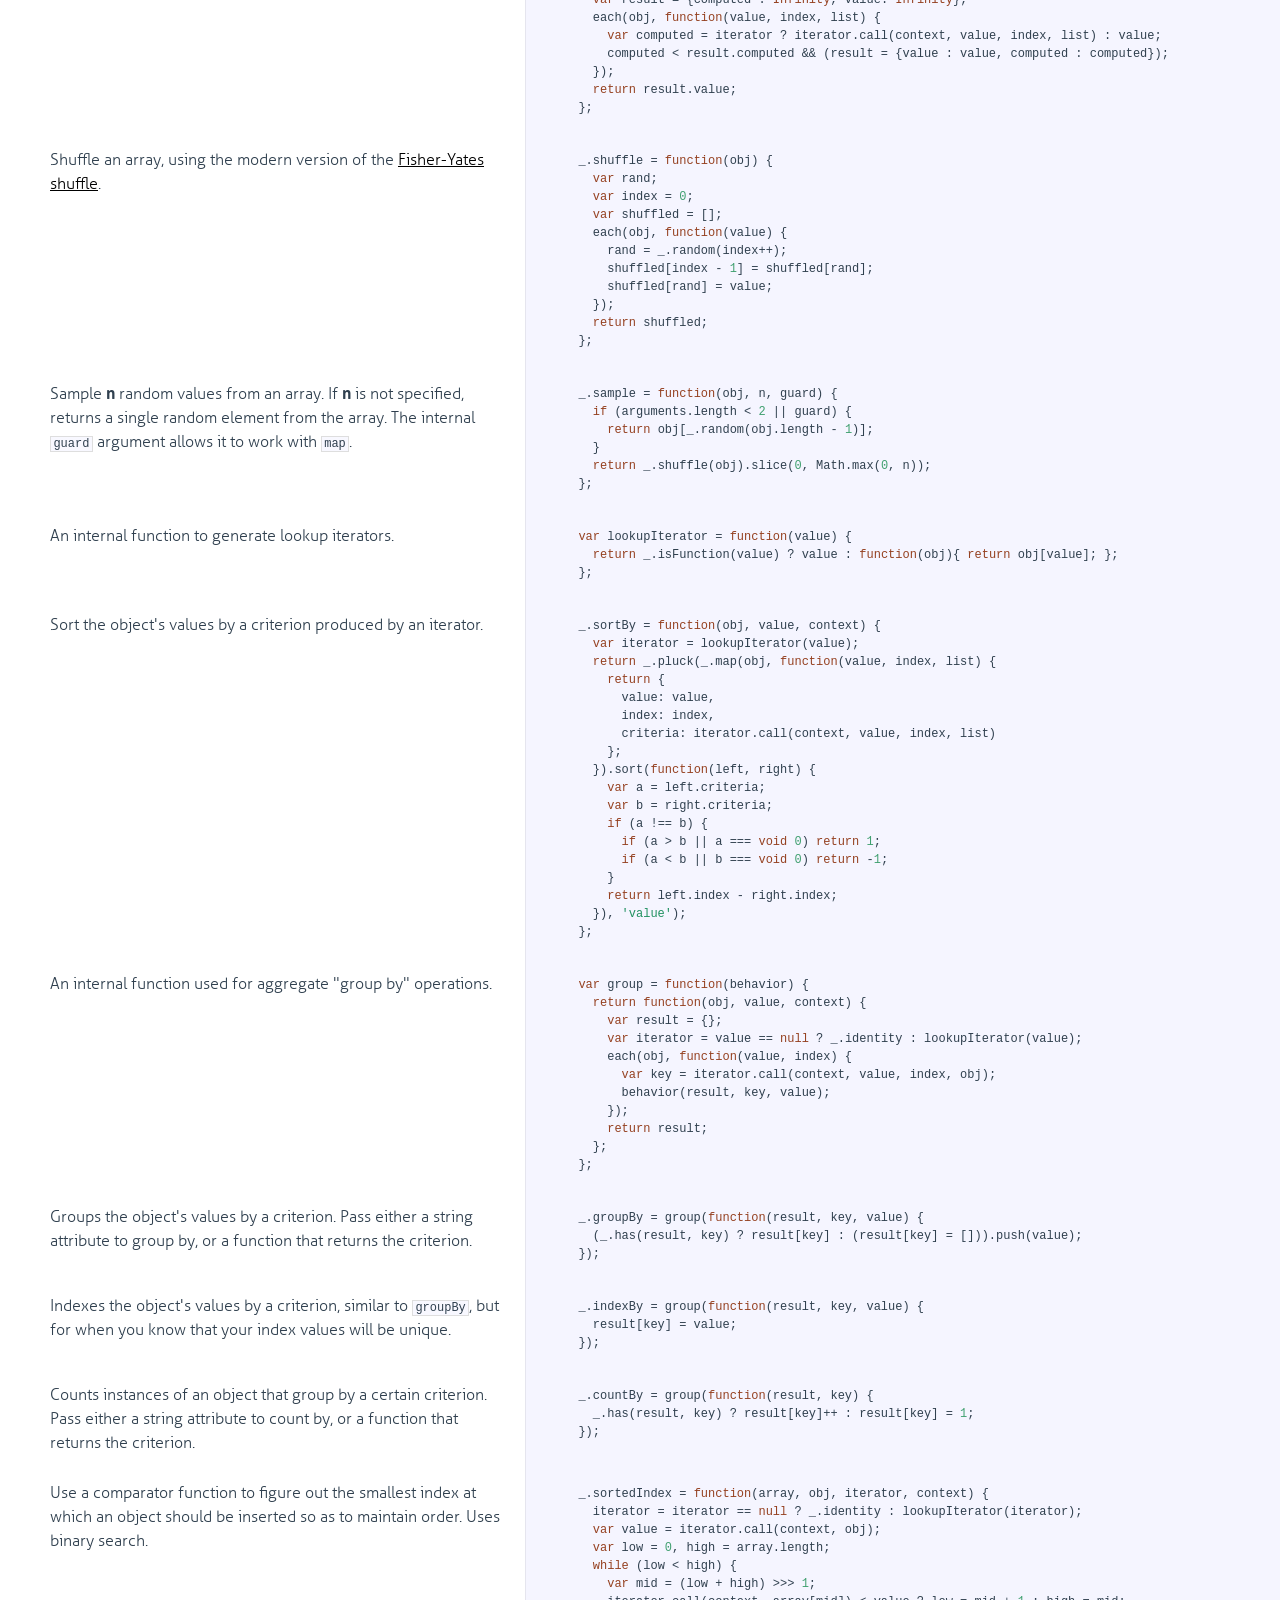
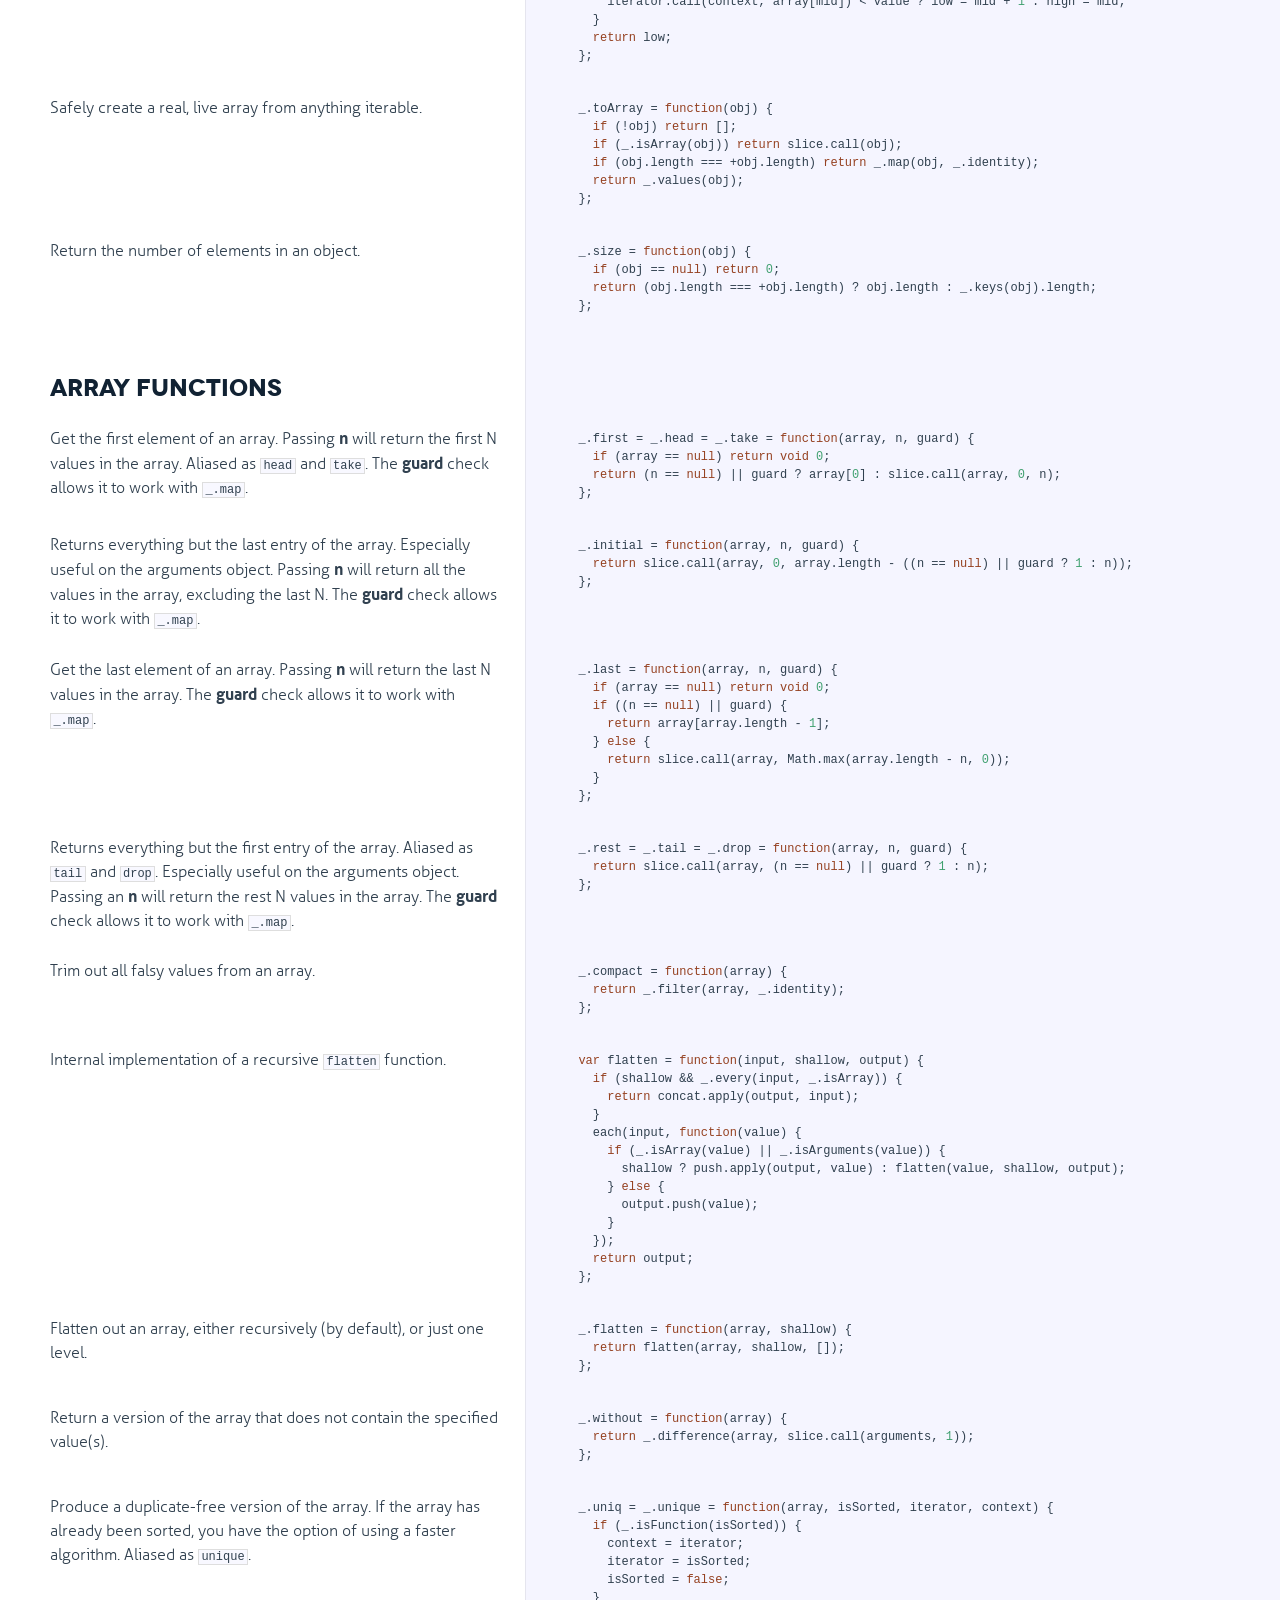
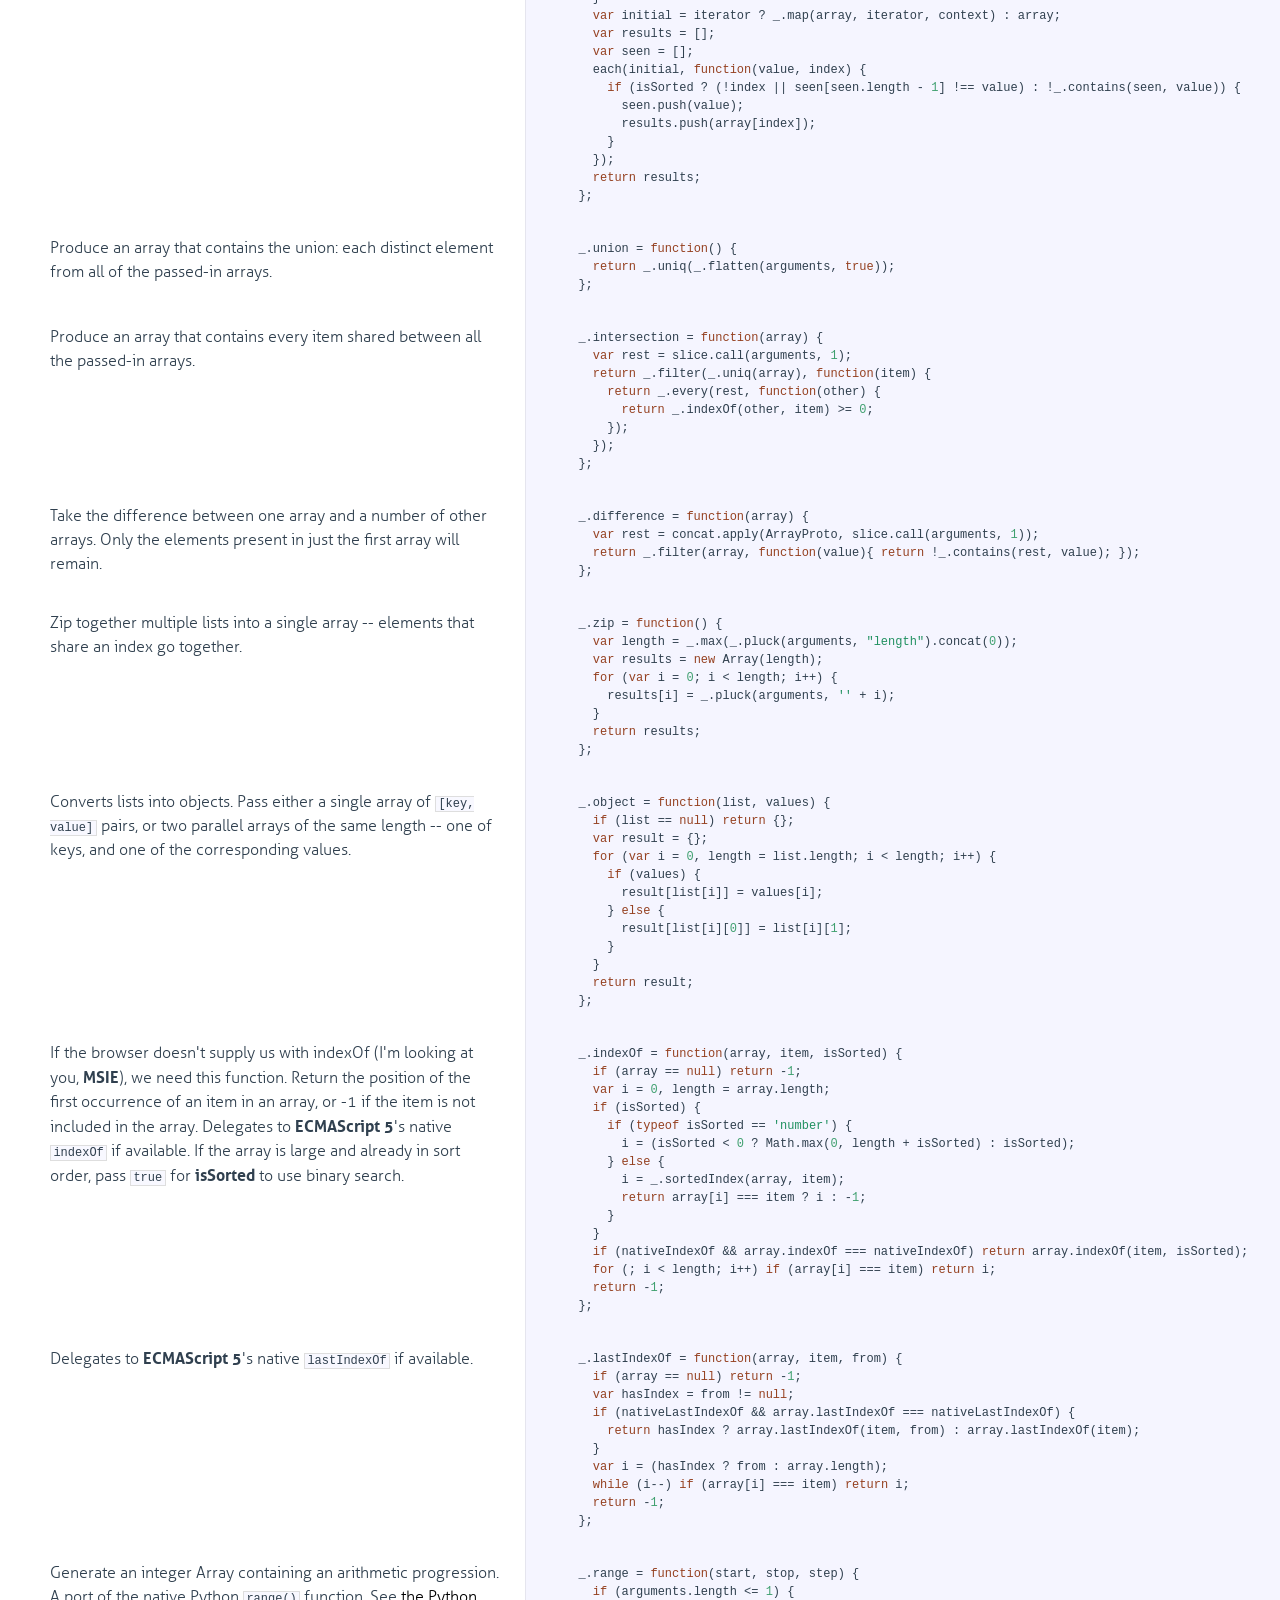
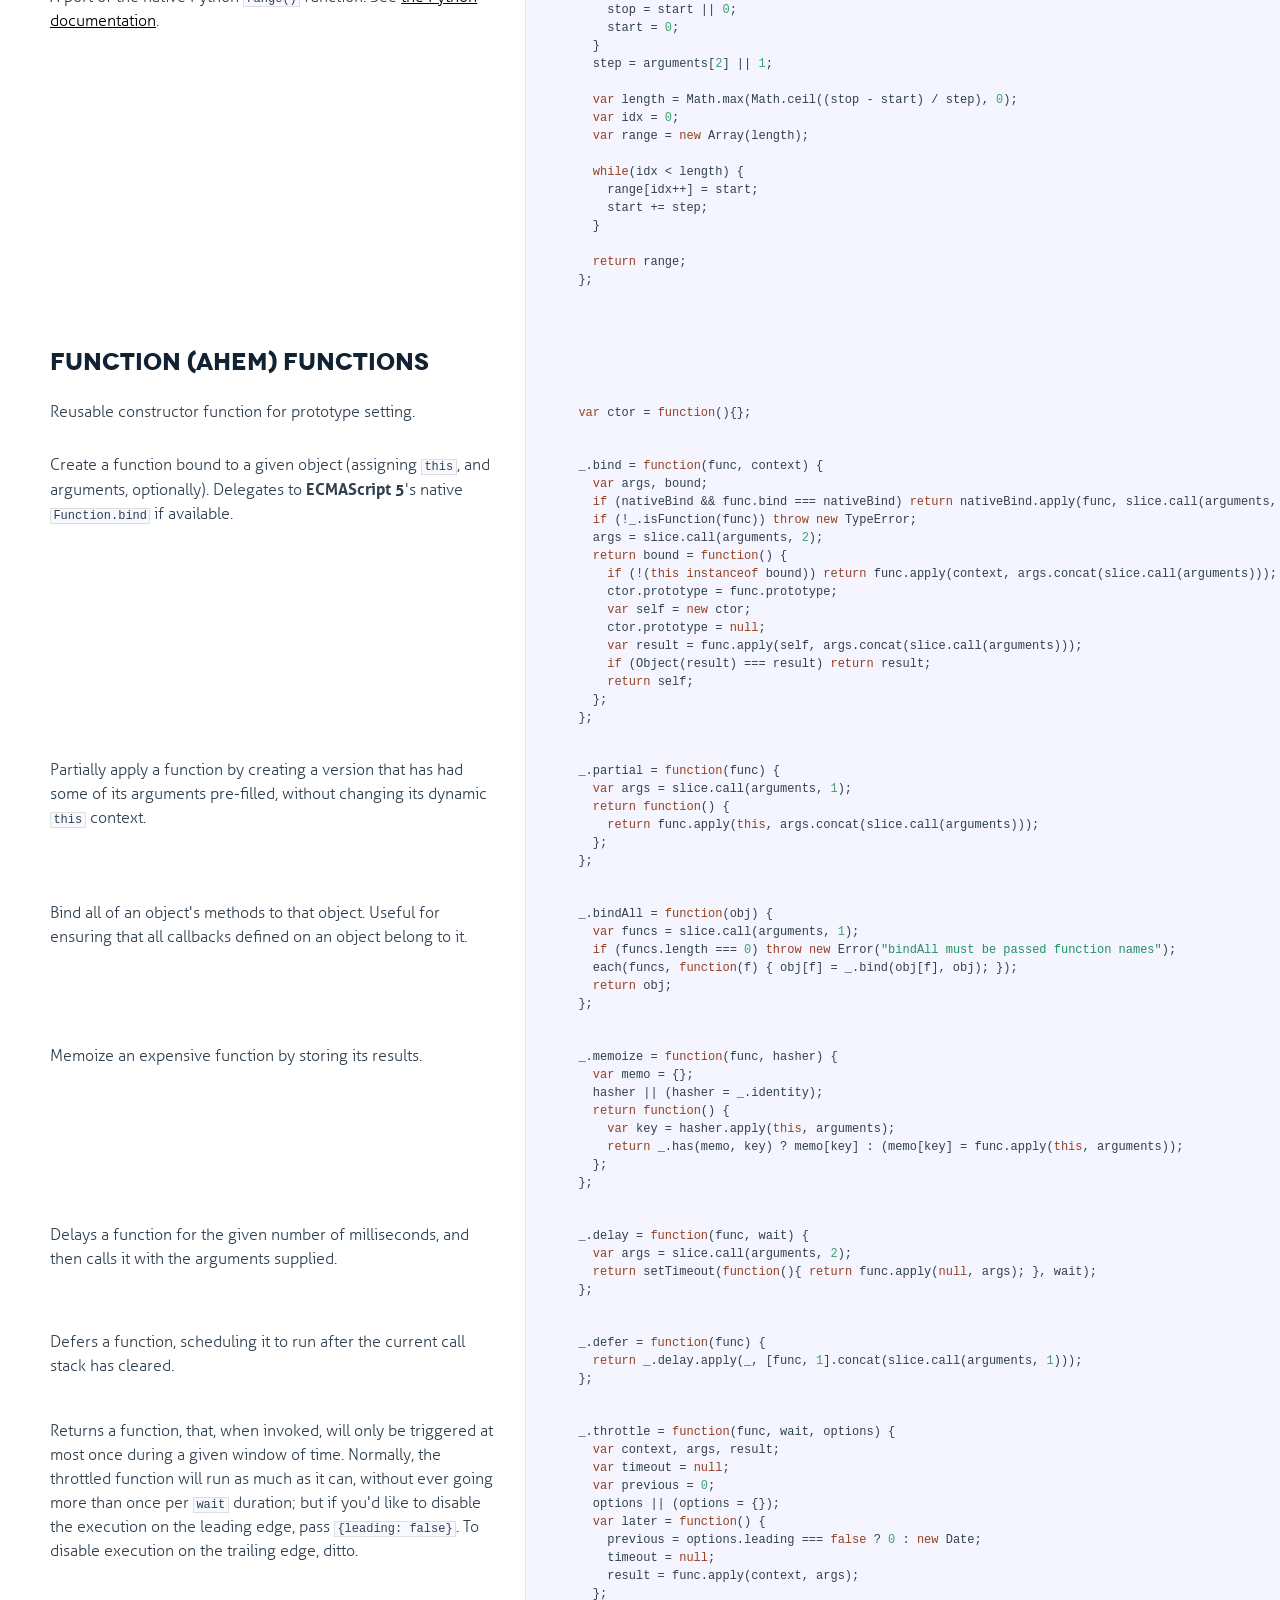
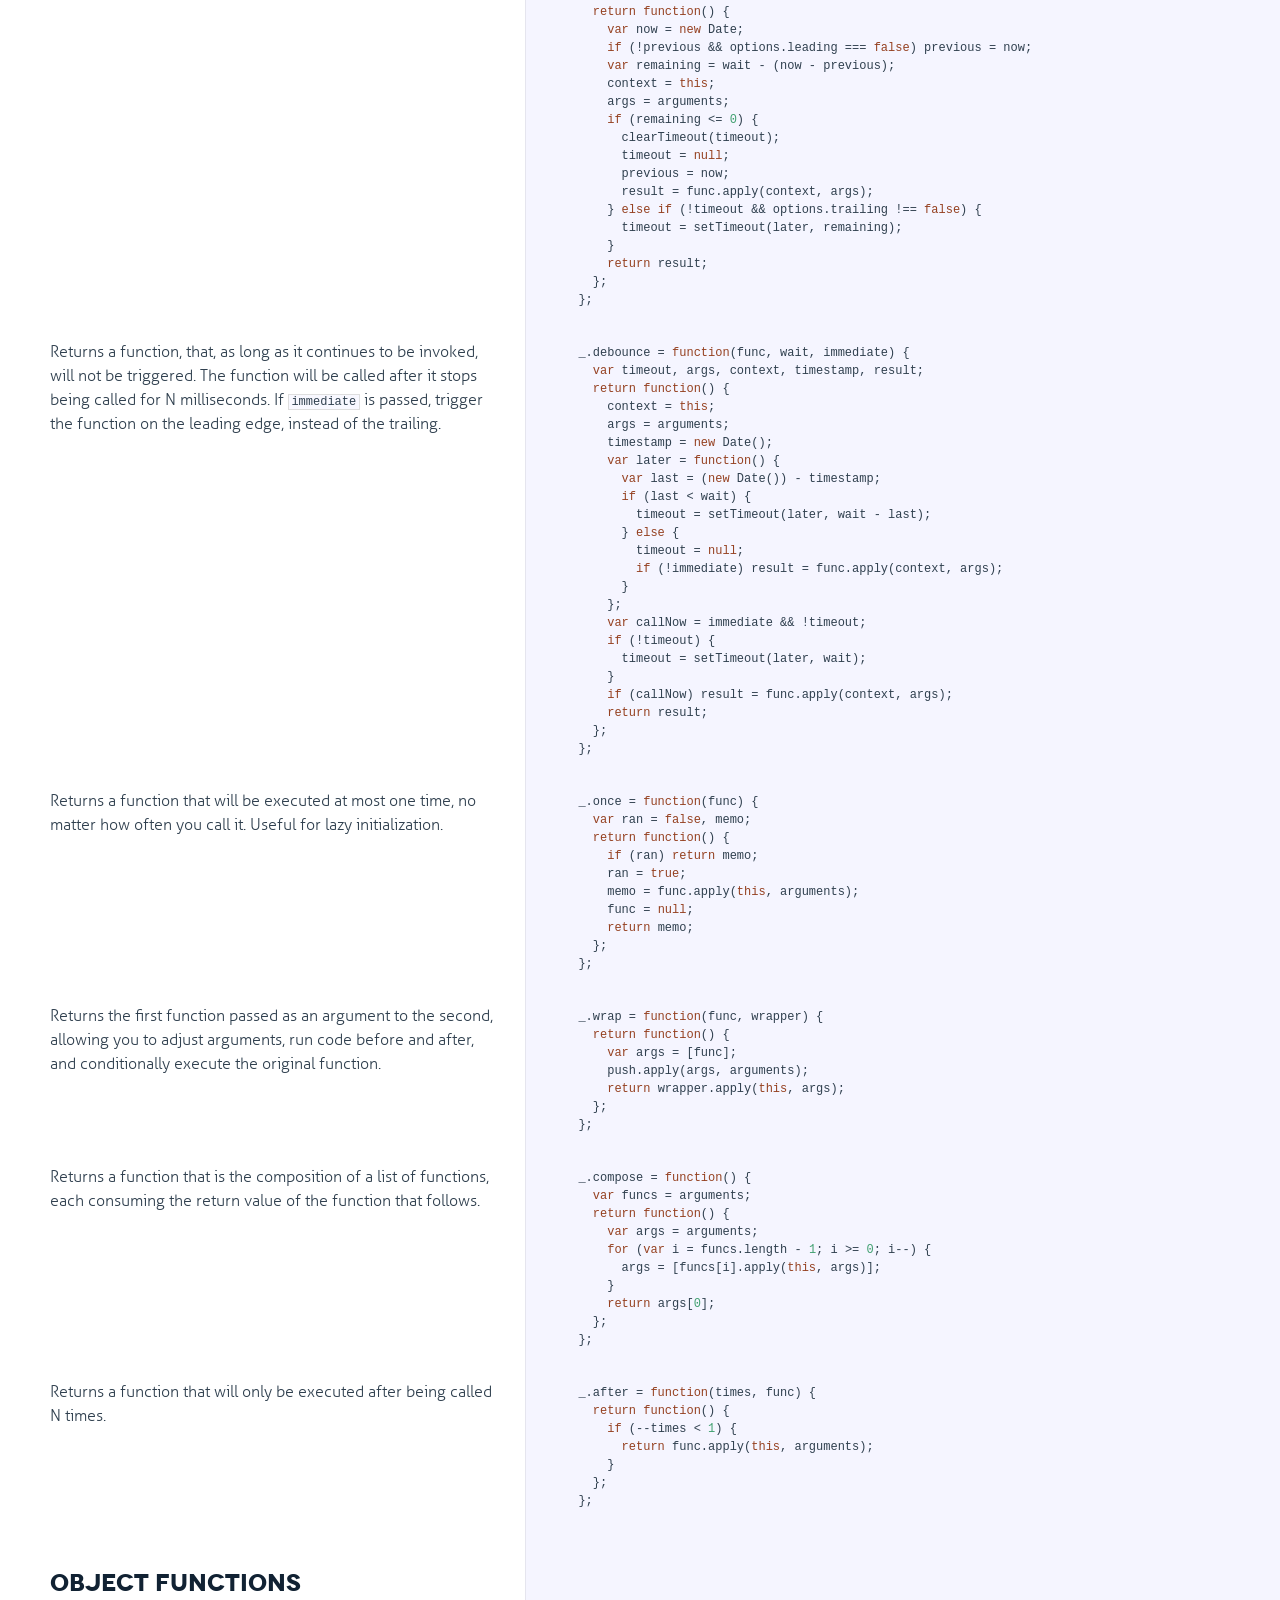
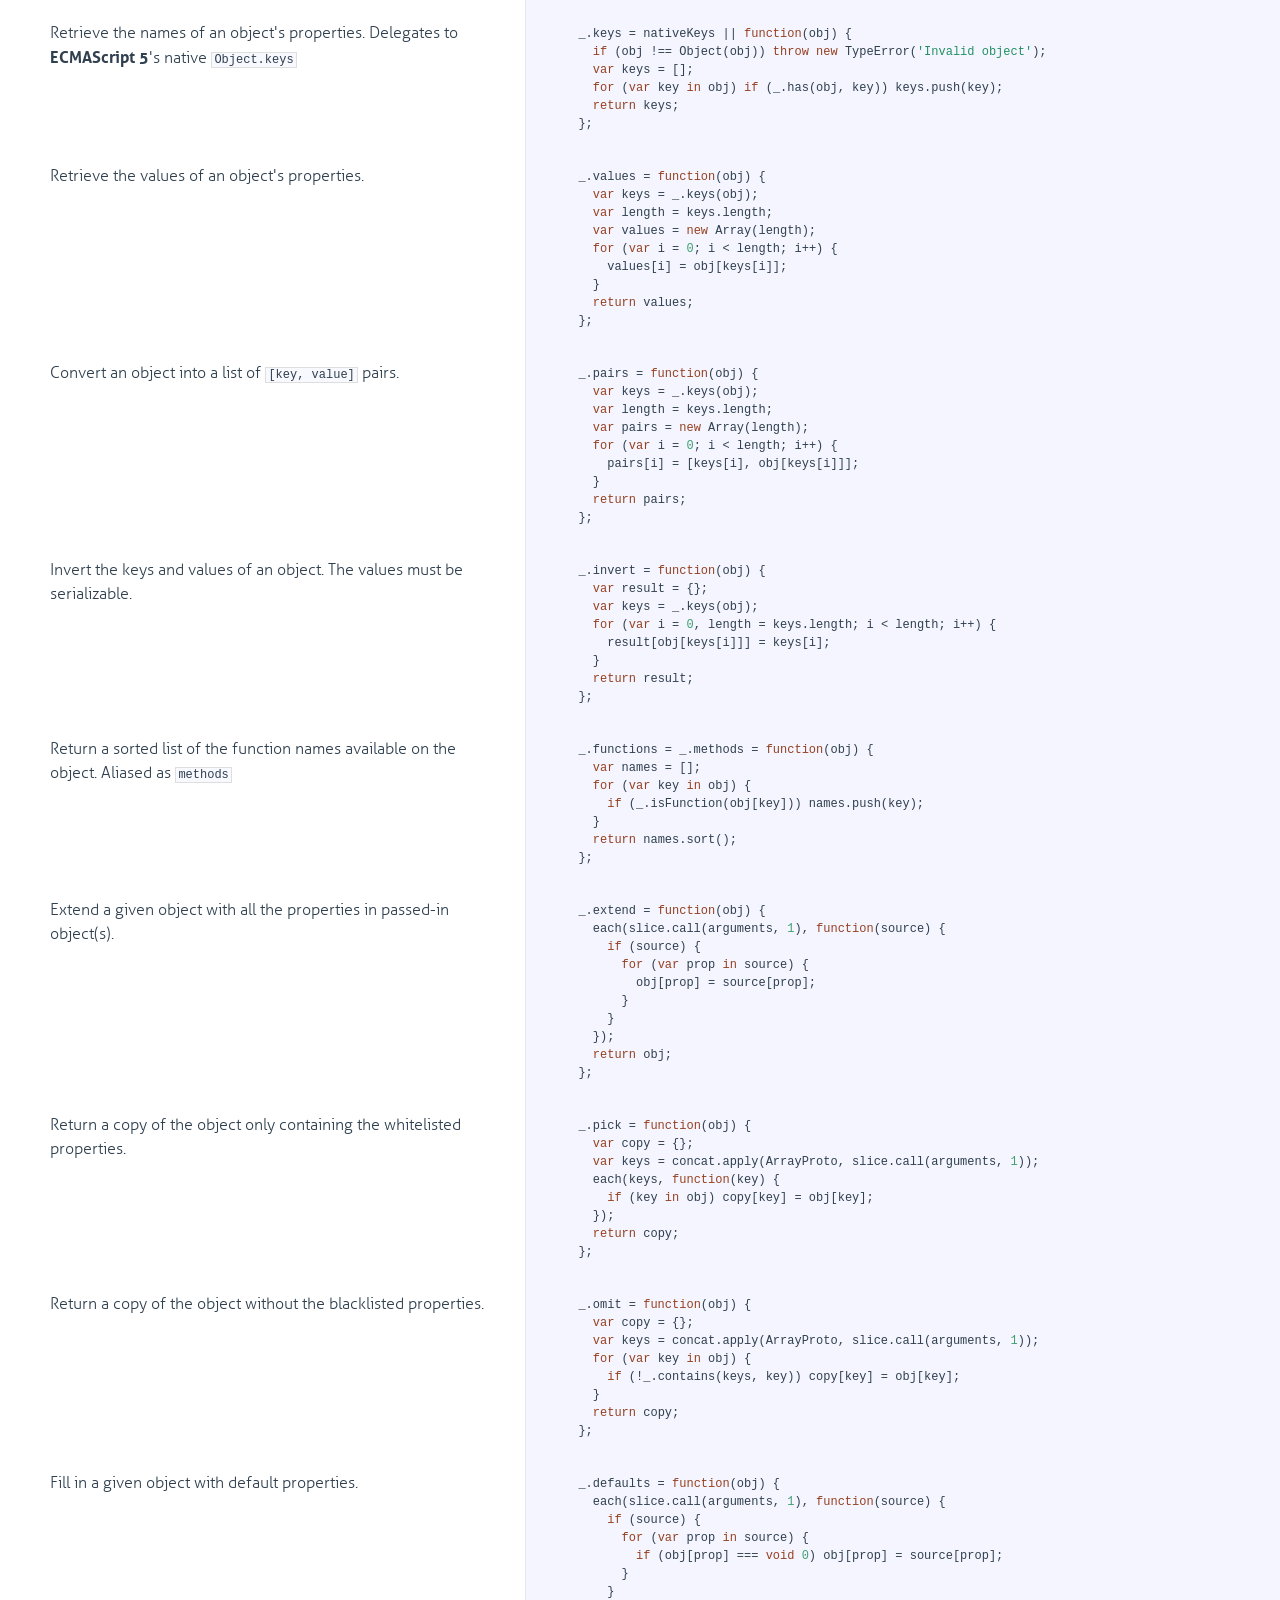
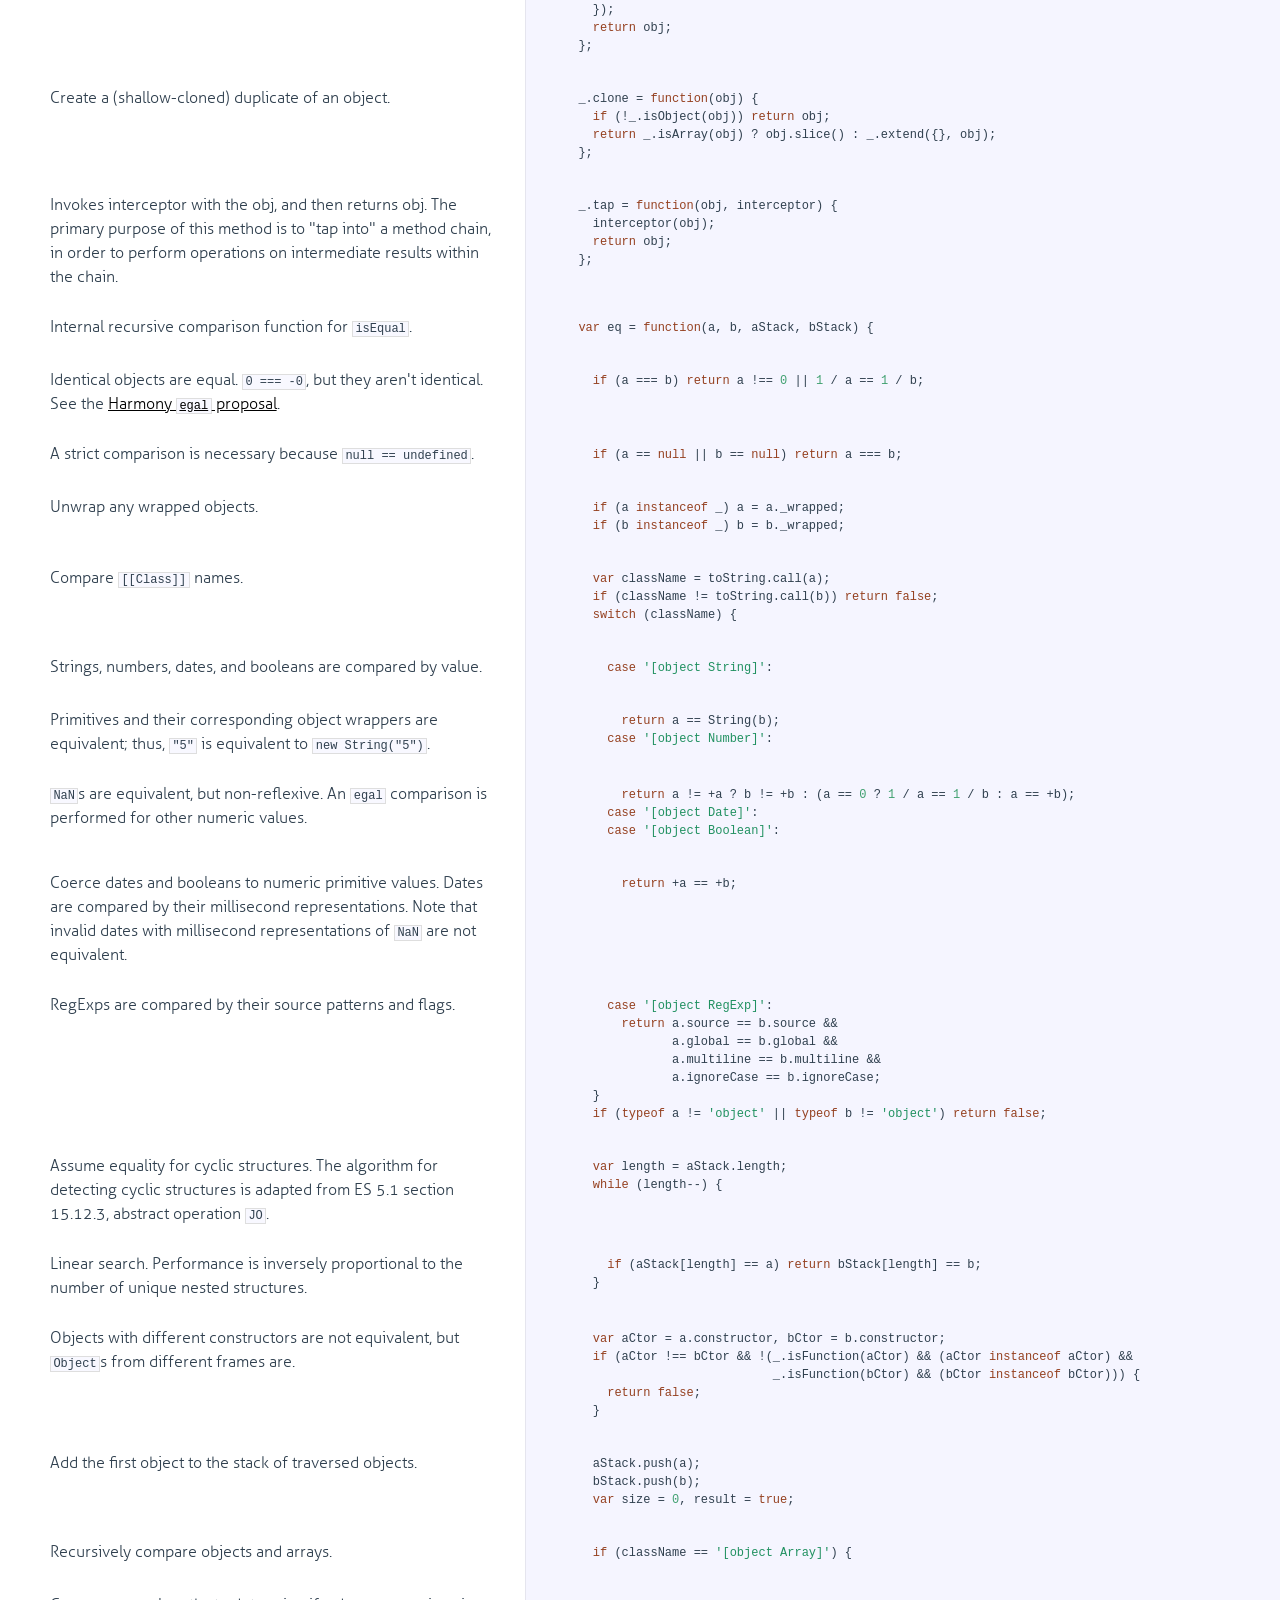
<file: bower_components/underscore/docs/underscore.html>
<!DOCTYPE html>

<html>
<head>
  <title>underscore.js</title>
  <meta http-equiv="content-type" content="text/html; charset=UTF-8">
  <meta name="viewport" content="width=device-width, target-densitydpi=160dpi, initial-scale=1.0; maximum-scale=1.0; user-scalable=0;">
  <link rel="stylesheet" media="all" href="docco.css" />
</head>
<body>
  <div id="container">
    <div id="background"></div>
    
    <ul class="sections">
        
          <li id="title">
              <div class="annotation">
                  <h1>underscore.js</h1>
              </div>
          </li>
        
        
        
        <li id="section-1">
            <div class="annotation">
              
              <div class="pilwrap ">
                <a class="pilcrow" href="#section-1">&#182;</a>
              </div>
              <pre><code>Underscore.js 1.5.2
http://underscorejs.org
(c) 2009-2013 Jeremy Ashkenas, DocumentCloud and Investigative Reporters &amp; Editors
Underscore may be freely distributed under the MIT license.</code></pre>

            </div>
            
            <div class="content"><div class='highlight'><pre>(<span class="keyword">function</span>() {</pre></div></div>
            
        </li>
        
        
        <li id="section-2">
            <div class="annotation">
              
              <div class="pilwrap for-h2">
                <a class="pilcrow" href="#section-2">&#182;</a>
              </div>
              <h2>Baseline setup</h2>

            </div>
            
        </li>
        
        
        <li id="section-3">
            <div class="annotation">
              
              <div class="pilwrap ">
                <a class="pilcrow" href="#section-3">&#182;</a>
              </div>
              <p>Establish the root object, <code>window</code> in the browser, or <code>exports</code> on the server.</p>

            </div>
            
            <div class="content"><div class='highlight'><pre>  <span class="keyword">var</span> root = <span class="keyword">this</span>;</pre></div></div>
            
        </li>
        
        
        <li id="section-4">
            <div class="annotation">
              
              <div class="pilwrap ">
                <a class="pilcrow" href="#section-4">&#182;</a>
              </div>
              <p>Save the previous value of the <code>_</code> variable.</p>

            </div>
            
            <div class="content"><div class='highlight'><pre>  <span class="keyword">var</span> previousUnderscore = root._;</pre></div></div>
            
        </li>
        
        
        <li id="section-5">
            <div class="annotation">
              
              <div class="pilwrap ">
                <a class="pilcrow" href="#section-5">&#182;</a>
              </div>
              <p>Establish the object that gets returned to break out of a loop iteration.</p>

            </div>
            
            <div class="content"><div class='highlight'><pre>  <span class="keyword">var</span> breaker = {};</pre></div></div>
            
        </li>
        
        
        <li id="section-6">
            <div class="annotation">
              
              <div class="pilwrap ">
                <a class="pilcrow" href="#section-6">&#182;</a>
              </div>
              <p>Save bytes in the minified (but not gzipped) version:</p>

            </div>
            
            <div class="content"><div class='highlight'><pre>  <span class="keyword">var</span> ArrayProto = Array.prototype, ObjProto = Object.prototype, FuncProto = Function.prototype;</pre></div></div>
            
        </li>
        
        
        <li id="section-7">
            <div class="annotation">
              
              <div class="pilwrap ">
                <a class="pilcrow" href="#section-7">&#182;</a>
              </div>
              <p>Create quick reference variables for speed access to core prototypes.</p>

            </div>
            
            <div class="content"><div class='highlight'><pre>  <span class="keyword">var</span>
    push             = ArrayProto.push,
    slice            = ArrayProto.slice,
    concat           = ArrayProto.concat,
    toString         = ObjProto.toString,
    hasOwnProperty   = ObjProto.hasOwnProperty;</pre></div></div>
            
        </li>
        
        
        <li id="section-8">
            <div class="annotation">
              
              <div class="pilwrap ">
                <a class="pilcrow" href="#section-8">&#182;</a>
              </div>
              <p>All <strong>ECMAScript 5</strong> native function implementations that we hope to use
are declared here.</p>

            </div>
            
            <div class="content"><div class='highlight'><pre>  <span class="keyword">var</span>
    nativeForEach      = ArrayProto.forEach,
    nativeMap          = ArrayProto.map,
    nativeReduce       = ArrayProto.reduce,
    nativeReduceRight  = ArrayProto.reduceRight,
    nativeFilter       = ArrayProto.filter,
    nativeEvery        = ArrayProto.every,
    nativeSome         = ArrayProto.some,
    nativeIndexOf      = ArrayProto.indexOf,
    nativeLastIndexOf  = ArrayProto.lastIndexOf,
    nativeIsArray      = Array.isArray,
    nativeKeys         = Object.keys,
    nativeBind         = FuncProto.bind;</pre></div></div>
            
        </li>
        
        
        <li id="section-9">
            <div class="annotation">
              
              <div class="pilwrap ">
                <a class="pilcrow" href="#section-9">&#182;</a>
              </div>
              <p>Create a safe reference to the Underscore object for use below.</p>

            </div>
            
            <div class="content"><div class='highlight'><pre>  <span class="keyword">var</span> _ = <span class="keyword">function</span>(obj) {
    <span class="keyword">if</span> (obj <span class="keyword">instanceof</span> _) <span class="keyword">return</span> obj;
    <span class="keyword">if</span> (!(<span class="keyword">this</span> <span class="keyword">instanceof</span> _)) <span class="keyword">return</span> <span class="keyword">new</span> _(obj);
    <span class="keyword">this</span>._wrapped = obj;
  };</pre></div></div>
            
        </li>
        
        
        <li id="section-10">
            <div class="annotation">
              
              <div class="pilwrap ">
                <a class="pilcrow" href="#section-10">&#182;</a>
              </div>
              <p>Export the Underscore object for <strong>Node.js</strong>, with
backwards-compatibility for the old <code>require()</code> API. If we&#39;re in
the browser, add <code>_</code> as a global object via a string identifier,
for Closure Compiler &quot;advanced&quot; mode.</p>

            </div>
            
            <div class="content"><div class='highlight'><pre>  <span class="keyword">if</span> (<span class="keyword">typeof</span> exports !== <span class="string">'undefined'</span>) {
    <span class="keyword">if</span> (<span class="keyword">typeof</span> module !== <span class="string">'undefined'</span> &amp;&amp; module.exports) {
      exports = module.exports = _;
    }
    exports._ = _;
  } <span class="keyword">else</span> {
    root._ = _;
  }</pre></div></div>
            
        </li>
        
        
        <li id="section-11">
            <div class="annotation">
              
              <div class="pilwrap ">
                <a class="pilcrow" href="#section-11">&#182;</a>
              </div>
              <p>Current version.</p>

            </div>
            
            <div class="content"><div class='highlight'><pre>  _.VERSION = <span class="string">'1.5.2'</span>;</pre></div></div>
            
        </li>
        
        
        <li id="section-12">
            <div class="annotation">
              
              <div class="pilwrap for-h2">
                <a class="pilcrow" href="#section-12">&#182;</a>
              </div>
              <h2>Collection Functions</h2>

            </div>
            
        </li>
        
        
        <li id="section-13">
            <div class="annotation">
              
              <div class="pilwrap ">
                <a class="pilcrow" href="#section-13">&#182;</a>
              </div>
              <p>The cornerstone, an <code>each</code> implementation, aka <code>forEach</code>.
Handles objects with the built-in <code>forEach</code>, arrays, and raw objects.
Delegates to <strong>ECMAScript 5</strong>&#39;s native <code>forEach</code> if available.</p>

            </div>
            
            <div class="content"><div class='highlight'><pre>  <span class="keyword">var</span> each = _.each = _.forEach = <span class="keyword">function</span>(obj, iterator, context) {
    <span class="keyword">if</span> (obj == <span class="literal">null</span>) <span class="keyword">return</span>;
    <span class="keyword">if</span> (nativeForEach &amp;&amp; obj.forEach === nativeForEach) {
      obj.forEach(iterator, context);
    } <span class="keyword">else</span> <span class="keyword">if</span> (obj.length === +obj.length) {
      <span class="keyword">for</span> (<span class="keyword">var</span> i = <span class="number">0</span>, length = obj.length; i &lt; length; i++) {
        <span class="keyword">if</span> (iterator.call(context, obj[i], i, obj) === breaker) <span class="keyword">return</span>;
      }
    } <span class="keyword">else</span> {
      <span class="keyword">var</span> keys = _.keys(obj);
      <span class="keyword">for</span> (<span class="keyword">var</span> i = <span class="number">0</span>, length = keys.length; i &lt; length; i++) {
        <span class="keyword">if</span> (iterator.call(context, obj[keys[i]], keys[i], obj) === breaker) <span class="keyword">return</span>;
      }
    }
  };</pre></div></div>
            
        </li>
        
        
        <li id="section-14">
            <div class="annotation">
              
              <div class="pilwrap ">
                <a class="pilcrow" href="#section-14">&#182;</a>
              </div>
              <p>Return the results of applying the iterator to each element.
Delegates to <strong>ECMAScript 5</strong>&#39;s native <code>map</code> if available.</p>

            </div>
            
            <div class="content"><div class='highlight'><pre>  _.map = _.collect = <span class="keyword">function</span>(obj, iterator, context) {
    <span class="keyword">var</span> results = [];
    <span class="keyword">if</span> (obj == <span class="literal">null</span>) <span class="keyword">return</span> results;
    <span class="keyword">if</span> (nativeMap &amp;&amp; obj.map === nativeMap) <span class="keyword">return</span> obj.map(iterator, context);
    each(obj, <span class="keyword">function</span>(value, index, list) {
      results.push(iterator.call(context, value, index, list));
    });
    <span class="keyword">return</span> results;
  };

  <span class="keyword">var</span> reduceError = <span class="string">'Reduce of empty array with no initial value'</span>;</pre></div></div>
            
        </li>
        
        
        <li id="section-15">
            <div class="annotation">
              
              <div class="pilwrap ">
                <a class="pilcrow" href="#section-15">&#182;</a>
              </div>
              <p><strong>Reduce</strong> builds up a single result from a list of values, aka <code>inject</code>,
or <code>foldl</code>. Delegates to <strong>ECMAScript 5</strong>&#39;s native <code>reduce</code> if available.</p>

            </div>
            
            <div class="content"><div class='highlight'><pre>  _.reduce = _.foldl = _.inject = <span class="keyword">function</span>(obj, iterator, memo, context) {
    <span class="keyword">var</span> initial = arguments.length &gt; <span class="number">2</span>;
    <span class="keyword">if</span> (obj == <span class="literal">null</span>) obj = [];
    <span class="keyword">if</span> (nativeReduce &amp;&amp; obj.reduce === nativeReduce) {
      <span class="keyword">if</span> (context) iterator = _.bind(iterator, context);
      <span class="keyword">return</span> initial ? obj.reduce(iterator, memo) : obj.reduce(iterator);
    }
    each(obj, <span class="keyword">function</span>(value, index, list) {
      <span class="keyword">if</span> (!initial) {
        memo = value;
        initial = <span class="literal">true</span>;
      } <span class="keyword">else</span> {
        memo = iterator.call(context, memo, value, index, list);
      }
    });
    <span class="keyword">if</span> (!initial) <span class="keyword">throw</span> <span class="keyword">new</span> TypeError(reduceError);
    <span class="keyword">return</span> memo;
  };</pre></div></div>
            
        </li>
        
        
        <li id="section-16">
            <div class="annotation">
              
              <div class="pilwrap ">
                <a class="pilcrow" href="#section-16">&#182;</a>
              </div>
              <p>The right-associative version of reduce, also known as <code>foldr</code>.
Delegates to <strong>ECMAScript 5</strong>&#39;s native <code>reduceRight</code> if available.</p>

            </div>
            
            <div class="content"><div class='highlight'><pre>  _.reduceRight = _.foldr = <span class="keyword">function</span>(obj, iterator, memo, context) {
    <span class="keyword">var</span> initial = arguments.length &gt; <span class="number">2</span>;
    <span class="keyword">if</span> (obj == <span class="literal">null</span>) obj = [];
    <span class="keyword">if</span> (nativeReduceRight &amp;&amp; obj.reduceRight === nativeReduceRight) {
      <span class="keyword">if</span> (context) iterator = _.bind(iterator, context);
      <span class="keyword">return</span> initial ? obj.reduceRight(iterator, memo) : obj.reduceRight(iterator);
    }
    <span class="keyword">var</span> length = obj.length;
    <span class="keyword">if</span> (length !== +length) {
      <span class="keyword">var</span> keys = _.keys(obj);
      length = keys.length;
    }
    each(obj, <span class="keyword">function</span>(value, index, list) {
      index = keys ? keys[--length] : --length;
      <span class="keyword">if</span> (!initial) {
        memo = obj[index];
        initial = <span class="literal">true</span>;
      } <span class="keyword">else</span> {
        memo = iterator.call(context, memo, obj[index], index, list);
      }
    });
    <span class="keyword">if</span> (!initial) <span class="keyword">throw</span> <span class="keyword">new</span> TypeError(reduceError);
    <span class="keyword">return</span> memo;
  };</pre></div></div>
            
        </li>
        
        
        <li id="section-17">
            <div class="annotation">
              
              <div class="pilwrap ">
                <a class="pilcrow" href="#section-17">&#182;</a>
              </div>
              <p>Return the first value which passes a truth test. Aliased as <code>detect</code>.</p>

            </div>
            
            <div class="content"><div class='highlight'><pre>  _.find = _.detect = <span class="keyword">function</span>(obj, iterator, context) {
    <span class="keyword">var</span> result;
    any(obj, <span class="keyword">function</span>(value, index, list) {
      <span class="keyword">if</span> (iterator.call(context, value, index, list)) {
        result = value;
        <span class="keyword">return</span> <span class="literal">true</span>;
      }
    });
    <span class="keyword">return</span> result;
  };</pre></div></div>
            
        </li>
        
        
        <li id="section-18">
            <div class="annotation">
              
              <div class="pilwrap ">
                <a class="pilcrow" href="#section-18">&#182;</a>
              </div>
              <p>Return all the elements that pass a truth test.
Delegates to <strong>ECMAScript 5</strong>&#39;s native <code>filter</code> if available.
Aliased as <code>select</code>.</p>

            </div>
            
            <div class="content"><div class='highlight'><pre>  _.filter = _.select = <span class="keyword">function</span>(obj, iterator, context) {
    <span class="keyword">var</span> results = [];
    <span class="keyword">if</span> (obj == <span class="literal">null</span>) <span class="keyword">return</span> results;
    <span class="keyword">if</span> (nativeFilter &amp;&amp; obj.filter === nativeFilter) <span class="keyword">return</span> obj.filter(iterator, context);
    each(obj, <span class="keyword">function</span>(value, index, list) {
      <span class="keyword">if</span> (iterator.call(context, value, index, list)) results.push(value);
    });
    <span class="keyword">return</span> results;
  };</pre></div></div>
            
        </li>
        
        
        <li id="section-19">
            <div class="annotation">
              
              <div class="pilwrap ">
                <a class="pilcrow" href="#section-19">&#182;</a>
              </div>
              <p>Return all the elements for which a truth test fails.</p>

            </div>
            
            <div class="content"><div class='highlight'><pre>  _.reject = <span class="keyword">function</span>(obj, iterator, context) {
    <span class="keyword">return</span> _.filter(obj, <span class="keyword">function</span>(value, index, list) {
      <span class="keyword">return</span> !iterator.call(context, value, index, list);
    }, context);
  };</pre></div></div>
            
        </li>
        
        
        <li id="section-20">
            <div class="annotation">
              
              <div class="pilwrap ">
                <a class="pilcrow" href="#section-20">&#182;</a>
              </div>
              <p>Determine whether all of the elements match a truth test.
Delegates to <strong>ECMAScript 5</strong>&#39;s native <code>every</code> if available.
Aliased as <code>all</code>.</p>

            </div>
            
            <div class="content"><div class='highlight'><pre>  _.every = _.all = <span class="keyword">function</span>(obj, iterator, context) {
    iterator || (iterator = _.identity);
    <span class="keyword">var</span> result = <span class="literal">true</span>;
    <span class="keyword">if</span> (obj == <span class="literal">null</span>) <span class="keyword">return</span> result;
    <span class="keyword">if</span> (nativeEvery &amp;&amp; obj.every === nativeEvery) <span class="keyword">return</span> obj.every(iterator, context);
    each(obj, <span class="keyword">function</span>(value, index, list) {
      <span class="keyword">if</span> (!(result = result &amp;&amp; iterator.call(context, value, index, list))) <span class="keyword">return</span> breaker;
    });
    <span class="keyword">return</span> !!result;
  };</pre></div></div>
            
        </li>
        
        
        <li id="section-21">
            <div class="annotation">
              
              <div class="pilwrap ">
                <a class="pilcrow" href="#section-21">&#182;</a>
              </div>
              <p>Determine if at least one element in the object matches a truth test.
Delegates to <strong>ECMAScript 5</strong>&#39;s native <code>some</code> if available.
Aliased as <code>any</code>.</p>

            </div>
            
            <div class="content"><div class='highlight'><pre>  <span class="keyword">var</span> any = _.some = _.any = <span class="keyword">function</span>(obj, iterator, context) {
    iterator || (iterator = _.identity);
    <span class="keyword">var</span> result = <span class="literal">false</span>;
    <span class="keyword">if</span> (obj == <span class="literal">null</span>) <span class="keyword">return</span> result;
    <span class="keyword">if</span> (nativeSome &amp;&amp; obj.some === nativeSome) <span class="keyword">return</span> obj.some(iterator, context);
    each(obj, <span class="keyword">function</span>(value, index, list) {
      <span class="keyword">if</span> (result || (result = iterator.call(context, value, index, list))) <span class="keyword">return</span> breaker;
    });
    <span class="keyword">return</span> !!result;
  };</pre></div></div>
            
        </li>
        
        
        <li id="section-22">
            <div class="annotation">
              
              <div class="pilwrap ">
                <a class="pilcrow" href="#section-22">&#182;</a>
              </div>
              <p>Determine if the array or object contains a given value (using <code>===</code>).
Aliased as <code>include</code>.</p>

            </div>
            
            <div class="content"><div class='highlight'><pre>  _.contains = _.include = <span class="keyword">function</span>(obj, target) {
    <span class="keyword">if</span> (obj == <span class="literal">null</span>) <span class="keyword">return</span> <span class="literal">false</span>;
    <span class="keyword">if</span> (nativeIndexOf &amp;&amp; obj.indexOf === nativeIndexOf) <span class="keyword">return</span> obj.indexOf(target) != -<span class="number">1</span>;
    <span class="keyword">return</span> any(obj, <span class="keyword">function</span>(value) {
      <span class="keyword">return</span> value === target;
    });
  };</pre></div></div>
            
        </li>
        
        
        <li id="section-23">
            <div class="annotation">
              
              <div class="pilwrap ">
                <a class="pilcrow" href="#section-23">&#182;</a>
              </div>
              <p>Invoke a method (with arguments) on every item in a collection.</p>

            </div>
            
            <div class="content"><div class='highlight'><pre>  _.invoke = <span class="keyword">function</span>(obj, method) {
    <span class="keyword">var</span> args = slice.call(arguments, <span class="number">2</span>);
    <span class="keyword">var</span> isFunc = _.isFunction(method);
    <span class="keyword">return</span> _.map(obj, <span class="keyword">function</span>(value) {
      <span class="keyword">return</span> (isFunc ? method : value[method]).apply(value, args);
    });
  };</pre></div></div>
            
        </li>
        
        
        <li id="section-24">
            <div class="annotation">
              
              <div class="pilwrap ">
                <a class="pilcrow" href="#section-24">&#182;</a>
              </div>
              <p>Convenience version of a common use case of <code>map</code>: fetching a property.</p>

            </div>
            
            <div class="content"><div class='highlight'><pre>  _.pluck = <span class="keyword">function</span>(obj, key) {
    <span class="keyword">return</span> _.map(obj, <span class="keyword">function</span>(value){ <span class="keyword">return</span> value[key]; });
  };</pre></div></div>
            
        </li>
        
        
        <li id="section-25">
            <div class="annotation">
              
              <div class="pilwrap ">
                <a class="pilcrow" href="#section-25">&#182;</a>
              </div>
              <p>Convenience version of a common use case of <code>filter</code>: selecting only objects
containing specific <code>key:value</code> pairs.</p>

            </div>
            
            <div class="content"><div class='highlight'><pre>  _.where = <span class="keyword">function</span>(obj, attrs, first) {
    <span class="keyword">if</span> (_.isEmpty(attrs)) <span class="keyword">return</span> first ? <span class="keyword">void</span> <span class="number">0</span> : [];
    <span class="keyword">return</span> _[first ? <span class="string">'find'</span> : <span class="string">'filter'</span>](obj, <span class="keyword">function</span>(value) {
      <span class="keyword">for</span> (<span class="keyword">var</span> key <span class="keyword">in</span> attrs) {
        <span class="keyword">if</span> (attrs[key] !== value[key]) <span class="keyword">return</span> <span class="literal">false</span>;
      }
      <span class="keyword">return</span> <span class="literal">true</span>;
    });
  };</pre></div></div>
            
        </li>
        
        
        <li id="section-26">
            <div class="annotation">
              
              <div class="pilwrap ">
                <a class="pilcrow" href="#section-26">&#182;</a>
              </div>
              <p>Convenience version of a common use case of <code>find</code>: getting the first object
containing specific <code>key:value</code> pairs.</p>

            </div>
            
            <div class="content"><div class='highlight'><pre>  _.findWhere = <span class="keyword">function</span>(obj, attrs) {
    <span class="keyword">return</span> _.where(obj, attrs, <span class="literal">true</span>);
  };</pre></div></div>
            
        </li>
        
        
        <li id="section-27">
            <div class="annotation">
              
              <div class="pilwrap ">
                <a class="pilcrow" href="#section-27">&#182;</a>
              </div>
              <p>Return the maximum element or (element-based computation).
Can&#39;t optimize arrays of integers longer than 65,535 elements.
See <a href="https://bugs.webkit.org/show_bug.cgi?id=80797">WebKit Bug 80797</a></p>

            </div>
            
            <div class="content"><div class='highlight'><pre>  _.max = <span class="keyword">function</span>(obj, iterator, context) {
    <span class="keyword">if</span> (!iterator &amp;&amp; _.isArray(obj) &amp;&amp; obj[<span class="number">0</span>] === +obj[<span class="number">0</span>] &amp;&amp; obj.length &lt; <span class="number">65535</span>) {
      <span class="keyword">return</span> Math.max.apply(Math, obj);
    }
    <span class="keyword">if</span> (!iterator &amp;&amp; _.isEmpty(obj)) <span class="keyword">return</span> -<span class="literal">Infinity</span>;
    <span class="keyword">var</span> result = {computed : -<span class="literal">Infinity</span>, value: -<span class="literal">Infinity</span>};
    each(obj, <span class="keyword">function</span>(value, index, list) {
      <span class="keyword">var</span> computed = iterator ? iterator.call(context, value, index, list) : value;
      computed &gt; result.computed &amp;&amp; (result = {value : value, computed : computed});
    });
    <span class="keyword">return</span> result.value;
  };</pre></div></div>
            
        </li>
        
        
        <li id="section-28">
            <div class="annotation">
              
              <div class="pilwrap ">
                <a class="pilcrow" href="#section-28">&#182;</a>
              </div>
              <p>Return the minimum element (or element-based computation).</p>

            </div>
            
            <div class="content"><div class='highlight'><pre>  _.min = <span class="keyword">function</span>(obj, iterator, context) {
    <span class="keyword">if</span> (!iterator &amp;&amp; _.isArray(obj) &amp;&amp; obj[<span class="number">0</span>] === +obj[<span class="number">0</span>] &amp;&amp; obj.length &lt; <span class="number">65535</span>) {
      <span class="keyword">return</span> Math.min.apply(Math, obj);
    }
    <span class="keyword">if</span> (!iterator &amp;&amp; _.isEmpty(obj)) <span class="keyword">return</span> <span class="literal">Infinity</span>;
    <span class="keyword">var</span> result = {computed : <span class="literal">Infinity</span>, value: <span class="literal">Infinity</span>};
    each(obj, <span class="keyword">function</span>(value, index, list) {
      <span class="keyword">var</span> computed = iterator ? iterator.call(context, value, index, list) : value;
      computed &lt; result.computed &amp;&amp; (result = {value : value, computed : computed});
    });
    <span class="keyword">return</span> result.value;
  };</pre></div></div>
            
        </li>
        
        
        <li id="section-29">
            <div class="annotation">
              
              <div class="pilwrap ">
                <a class="pilcrow" href="#section-29">&#182;</a>
              </div>
              <p>Shuffle an array, using the modern version of the 
<a href="http://en.wikipedia.org/wiki/Fisher–Yates_shuffle">Fisher-Yates shuffle</a>.</p>

            </div>
            
            <div class="content"><div class='highlight'><pre>  _.shuffle = <span class="keyword">function</span>(obj) {
    <span class="keyword">var</span> rand;
    <span class="keyword">var</span> index = <span class="number">0</span>;
    <span class="keyword">var</span> shuffled = [];
    each(obj, <span class="keyword">function</span>(value) {
      rand = _.random(index++);
      shuffled[index - <span class="number">1</span>] = shuffled[rand];
      shuffled[rand] = value;
    });
    <span class="keyword">return</span> shuffled;
  };</pre></div></div>
            
        </li>
        
        
        <li id="section-30">
            <div class="annotation">
              
              <div class="pilwrap ">
                <a class="pilcrow" href="#section-30">&#182;</a>
              </div>
              <p>Sample <strong>n</strong> random values from an array.
If <strong>n</strong> is not specified, returns a single random element from the array.
The internal <code>guard</code> argument allows it to work with <code>map</code>.</p>

            </div>
            
            <div class="content"><div class='highlight'><pre>  _.sample = <span class="keyword">function</span>(obj, n, guard) {
    <span class="keyword">if</span> (arguments.length &lt; <span class="number">2</span> || guard) {
      <span class="keyword">return</span> obj[_.random(obj.length - <span class="number">1</span>)];
    }
    <span class="keyword">return</span> _.shuffle(obj).slice(<span class="number">0</span>, Math.max(<span class="number">0</span>, n));
  };</pre></div></div>
            
        </li>
        
        
        <li id="section-31">
            <div class="annotation">
              
              <div class="pilwrap ">
                <a class="pilcrow" href="#section-31">&#182;</a>
              </div>
              <p>An internal function to generate lookup iterators.</p>

            </div>
            
            <div class="content"><div class='highlight'><pre>  <span class="keyword">var</span> lookupIterator = <span class="keyword">function</span>(value) {
    <span class="keyword">return</span> _.isFunction(value) ? value : <span class="keyword">function</span>(obj){ <span class="keyword">return</span> obj[value]; };
  };</pre></div></div>
            
        </li>
        
        
        <li id="section-32">
            <div class="annotation">
              
              <div class="pilwrap ">
                <a class="pilcrow" href="#section-32">&#182;</a>
              </div>
              <p>Sort the object&#39;s values by a criterion produced by an iterator.</p>

            </div>
            
            <div class="content"><div class='highlight'><pre>  _.sortBy = <span class="keyword">function</span>(obj, value, context) {
    <span class="keyword">var</span> iterator = lookupIterator(value);
    <span class="keyword">return</span> _.pluck(_.map(obj, <span class="keyword">function</span>(value, index, list) {
      <span class="keyword">return</span> {
        value: value,
        index: index,
        criteria: iterator.call(context, value, index, list)
      };
    }).sort(<span class="keyword">function</span>(left, right) {
      <span class="keyword">var</span> a = left.criteria;
      <span class="keyword">var</span> b = right.criteria;
      <span class="keyword">if</span> (a !== b) {
        <span class="keyword">if</span> (a &gt; b || a === <span class="keyword">void</span> <span class="number">0</span>) <span class="keyword">return</span> <span class="number">1</span>;
        <span class="keyword">if</span> (a &lt; b || b === <span class="keyword">void</span> <span class="number">0</span>) <span class="keyword">return</span> -<span class="number">1</span>;
      }
      <span class="keyword">return</span> left.index - right.index;
    }), <span class="string">'value'</span>);
  };</pre></div></div>
            
        </li>
        
        
        <li id="section-33">
            <div class="annotation">
              
              <div class="pilwrap ">
                <a class="pilcrow" href="#section-33">&#182;</a>
              </div>
              <p>An internal function used for aggregate &quot;group by&quot; operations.</p>

            </div>
            
            <div class="content"><div class='highlight'><pre>  <span class="keyword">var</span> group = <span class="keyword">function</span>(behavior) {
    <span class="keyword">return</span> <span class="keyword">function</span>(obj, value, context) {
      <span class="keyword">var</span> result = {};
      <span class="keyword">var</span> iterator = value == <span class="literal">null</span> ? _.identity : lookupIterator(value);
      each(obj, <span class="keyword">function</span>(value, index) {
        <span class="keyword">var</span> key = iterator.call(context, value, index, obj);
        behavior(result, key, value);
      });
      <span class="keyword">return</span> result;
    };
  };</pre></div></div>
            
        </li>
        
        
        <li id="section-34">
            <div class="annotation">
              
              <div class="pilwrap ">
                <a class="pilcrow" href="#section-34">&#182;</a>
              </div>
              <p>Groups the object&#39;s values by a criterion. Pass either a string attribute
to group by, or a function that returns the criterion.</p>

            </div>
            
            <div class="content"><div class='highlight'><pre>  _.groupBy = group(<span class="keyword">function</span>(result, key, value) {
    (_.has(result, key) ? result[key] : (result[key] = [])).push(value);
  });</pre></div></div>
            
        </li>
        
        
        <li id="section-35">
            <div class="annotation">
              
              <div class="pilwrap ">
                <a class="pilcrow" href="#section-35">&#182;</a>
              </div>
              <p>Indexes the object&#39;s values by a criterion, similar to <code>groupBy</code>, but for
when you know that your index values will be unique.</p>

            </div>
            
            <div class="content"><div class='highlight'><pre>  _.indexBy = group(<span class="keyword">function</span>(result, key, value) {
    result[key] = value;
  });</pre></div></div>
            
        </li>
        
        
        <li id="section-36">
            <div class="annotation">
              
              <div class="pilwrap ">
                <a class="pilcrow" href="#section-36">&#182;</a>
              </div>
              <p>Counts instances of an object that group by a certain criterion. Pass
either a string attribute to count by, or a function that returns the
criterion.</p>

            </div>
            
            <div class="content"><div class='highlight'><pre>  _.countBy = group(<span class="keyword">function</span>(result, key) {
    _.has(result, key) ? result[key]++ : result[key] = <span class="number">1</span>;
  });</pre></div></div>
            
        </li>
        
        
        <li id="section-37">
            <div class="annotation">
              
              <div class="pilwrap ">
                <a class="pilcrow" href="#section-37">&#182;</a>
              </div>
              <p>Use a comparator function to figure out the smallest index at which
an object should be inserted so as to maintain order. Uses binary search.</p>

            </div>
            
            <div class="content"><div class='highlight'><pre>  _.sortedIndex = <span class="keyword">function</span>(array, obj, iterator, context) {
    iterator = iterator == <span class="literal">null</span> ? _.identity : lookupIterator(iterator);
    <span class="keyword">var</span> value = iterator.call(context, obj);
    <span class="keyword">var</span> low = <span class="number">0</span>, high = array.length;
    <span class="keyword">while</span> (low &lt; high) {
      <span class="keyword">var</span> mid = (low + high) &gt;&gt;&gt; <span class="number">1</span>;
      iterator.call(context, array[mid]) &lt; value ? low = mid + <span class="number">1</span> : high = mid;
    }
    <span class="keyword">return</span> low;
  };</pre></div></div>
            
        </li>
        
        
        <li id="section-38">
            <div class="annotation">
              
              <div class="pilwrap ">
                <a class="pilcrow" href="#section-38">&#182;</a>
              </div>
              <p>Safely create a real, live array from anything iterable.</p>

            </div>
            
            <div class="content"><div class='highlight'><pre>  _.toArray = <span class="keyword">function</span>(obj) {
    <span class="keyword">if</span> (!obj) <span class="keyword">return</span> [];
    <span class="keyword">if</span> (_.isArray(obj)) <span class="keyword">return</span> slice.call(obj);
    <span class="keyword">if</span> (obj.length === +obj.length) <span class="keyword">return</span> _.map(obj, _.identity);
    <span class="keyword">return</span> _.values(obj);
  };</pre></div></div>
            
        </li>
        
        
        <li id="section-39">
            <div class="annotation">
              
              <div class="pilwrap ">
                <a class="pilcrow" href="#section-39">&#182;</a>
              </div>
              <p>Return the number of elements in an object.</p>

            </div>
            
            <div class="content"><div class='highlight'><pre>  _.size = <span class="keyword">function</span>(obj) {
    <span class="keyword">if</span> (obj == <span class="literal">null</span>) <span class="keyword">return</span> <span class="number">0</span>;
    <span class="keyword">return</span> (obj.length === +obj.length) ? obj.length : _.keys(obj).length;
  };</pre></div></div>
            
        </li>
        
        
        <li id="section-40">
            <div class="annotation">
              
              <div class="pilwrap for-h2">
                <a class="pilcrow" href="#section-40">&#182;</a>
              </div>
              <h2>Array Functions</h2>

            </div>
            
        </li>
        
        
        <li id="section-41">
            <div class="annotation">
              
              <div class="pilwrap ">
                <a class="pilcrow" href="#section-41">&#182;</a>
              </div>
              <p>Get the first element of an array. Passing <strong>n</strong> will return the first N
values in the array. Aliased as <code>head</code> and <code>take</code>. The <strong>guard</strong> check
allows it to work with <code>_.map</code>.</p>

            </div>
            
            <div class="content"><div class='highlight'><pre>  _.first = _.head = _.take = <span class="keyword">function</span>(array, n, guard) {
    <span class="keyword">if</span> (array == <span class="literal">null</span>) <span class="keyword">return</span> <span class="keyword">void</span> <span class="number">0</span>;
    <span class="keyword">return</span> (n == <span class="literal">null</span>) || guard ? array[<span class="number">0</span>] : slice.call(array, <span class="number">0</span>, n);
  };</pre></div></div>
            
        </li>
        
        
        <li id="section-42">
            <div class="annotation">
              
              <div class="pilwrap ">
                <a class="pilcrow" href="#section-42">&#182;</a>
              </div>
              <p>Returns everything but the last entry of the array. Especially useful on
the arguments object. Passing <strong>n</strong> will return all the values in
the array, excluding the last N. The <strong>guard</strong> check allows it to work with
<code>_.map</code>.</p>

            </div>
            
            <div class="content"><div class='highlight'><pre>  _.initial = <span class="keyword">function</span>(array, n, guard) {
    <span class="keyword">return</span> slice.call(array, <span class="number">0</span>, array.length - ((n == <span class="literal">null</span>) || guard ? <span class="number">1</span> : n));
  };</pre></div></div>
            
        </li>
        
        
        <li id="section-43">
            <div class="annotation">
              
              <div class="pilwrap ">
                <a class="pilcrow" href="#section-43">&#182;</a>
              </div>
              <p>Get the last element of an array. Passing <strong>n</strong> will return the last N
values in the array. The <strong>guard</strong> check allows it to work with <code>_.map</code>.</p>

            </div>
            
            <div class="content"><div class='highlight'><pre>  _.last = <span class="keyword">function</span>(array, n, guard) {
    <span class="keyword">if</span> (array == <span class="literal">null</span>) <span class="keyword">return</span> <span class="keyword">void</span> <span class="number">0</span>;
    <span class="keyword">if</span> ((n == <span class="literal">null</span>) || guard) {
      <span class="keyword">return</span> array[array.length - <span class="number">1</span>];
    } <span class="keyword">else</span> {
      <span class="keyword">return</span> slice.call(array, Math.max(array.length - n, <span class="number">0</span>));
    }
  };</pre></div></div>
            
        </li>
        
        
        <li id="section-44">
            <div class="annotation">
              
              <div class="pilwrap ">
                <a class="pilcrow" href="#section-44">&#182;</a>
              </div>
              <p>Returns everything but the first entry of the array. Aliased as <code>tail</code> and <code>drop</code>.
Especially useful on the arguments object. Passing an <strong>n</strong> will return
the rest N values in the array. The <strong>guard</strong>
check allows it to work with <code>_.map</code>.</p>

            </div>
            
            <div class="content"><div class='highlight'><pre>  _.rest = _.tail = _.drop = <span class="keyword">function</span>(array, n, guard) {
    <span class="keyword">return</span> slice.call(array, (n == <span class="literal">null</span>) || guard ? <span class="number">1</span> : n);
  };</pre></div></div>
            
        </li>
        
        
        <li id="section-45">
            <div class="annotation">
              
              <div class="pilwrap ">
                <a class="pilcrow" href="#section-45">&#182;</a>
              </div>
              <p>Trim out all falsy values from an array.</p>

            </div>
            
            <div class="content"><div class='highlight'><pre>  _.compact = <span class="keyword">function</span>(array) {
    <span class="keyword">return</span> _.filter(array, _.identity);
  };</pre></div></div>
            
        </li>
        
        
        <li id="section-46">
            <div class="annotation">
              
              <div class="pilwrap ">
                <a class="pilcrow" href="#section-46">&#182;</a>
              </div>
              <p>Internal implementation of a recursive <code>flatten</code> function.</p>

            </div>
            
            <div class="content"><div class='highlight'><pre>  <span class="keyword">var</span> flatten = <span class="keyword">function</span>(input, shallow, output) {
    <span class="keyword">if</span> (shallow &amp;&amp; _.every(input, _.isArray)) {
      <span class="keyword">return</span> concat.apply(output, input);
    }
    each(input, <span class="keyword">function</span>(value) {
      <span class="keyword">if</span> (_.isArray(value) || _.isArguments(value)) {
        shallow ? push.apply(output, value) : flatten(value, shallow, output);
      } <span class="keyword">else</span> {
        output.push(value);
      }
    });
    <span class="keyword">return</span> output;
  };</pre></div></div>
            
        </li>
        
        
        <li id="section-47">
            <div class="annotation">
              
              <div class="pilwrap ">
                <a class="pilcrow" href="#section-47">&#182;</a>
              </div>
              <p>Flatten out an array, either recursively (by default), or just one level.</p>

            </div>
            
            <div class="content"><div class='highlight'><pre>  _.flatten = <span class="keyword">function</span>(array, shallow) {
    <span class="keyword">return</span> flatten(array, shallow, []);
  };</pre></div></div>
            
        </li>
        
        
        <li id="section-48">
            <div class="annotation">
              
              <div class="pilwrap ">
                <a class="pilcrow" href="#section-48">&#182;</a>
              </div>
              <p>Return a version of the array that does not contain the specified value(s).</p>

            </div>
            
            <div class="content"><div class='highlight'><pre>  _.without = <span class="keyword">function</span>(array) {
    <span class="keyword">return</span> _.difference(array, slice.call(arguments, <span class="number">1</span>));
  };</pre></div></div>
            
        </li>
        
        
        <li id="section-49">
            <div class="annotation">
              
              <div class="pilwrap ">
                <a class="pilcrow" href="#section-49">&#182;</a>
              </div>
              <p>Produce a duplicate-free version of the array. If the array has already
been sorted, you have the option of using a faster algorithm.
Aliased as <code>unique</code>.</p>

            </div>
            
            <div class="content"><div class='highlight'><pre>  _.uniq = _.unique = <span class="keyword">function</span>(array, isSorted, iterator, context) {
    <span class="keyword">if</span> (_.isFunction(isSorted)) {
      context = iterator;
      iterator = isSorted;
      isSorted = <span class="literal">false</span>;
    }
    <span class="keyword">var</span> initial = iterator ? _.map(array, iterator, context) : array;
    <span class="keyword">var</span> results = [];
    <span class="keyword">var</span> seen = [];
    each(initial, <span class="keyword">function</span>(value, index) {
      <span class="keyword">if</span> (isSorted ? (!index || seen[seen.length - <span class="number">1</span>] !== value) : !_.contains(seen, value)) {
        seen.push(value);
        results.push(array[index]);
      }
    });
    <span class="keyword">return</span> results;
  };</pre></div></div>
            
        </li>
        
        
        <li id="section-50">
            <div class="annotation">
              
              <div class="pilwrap ">
                <a class="pilcrow" href="#section-50">&#182;</a>
              </div>
              <p>Produce an array that contains the union: each distinct element from all of
the passed-in arrays.</p>

            </div>
            
            <div class="content"><div class='highlight'><pre>  _.union = <span class="keyword">function</span>() {
    <span class="keyword">return</span> _.uniq(_.flatten(arguments, <span class="literal">true</span>));
  };</pre></div></div>
            
        </li>
        
        
        <li id="section-51">
            <div class="annotation">
              
              <div class="pilwrap ">
                <a class="pilcrow" href="#section-51">&#182;</a>
              </div>
              <p>Produce an array that contains every item shared between all the
passed-in arrays.</p>

            </div>
            
            <div class="content"><div class='highlight'><pre>  _.intersection = <span class="keyword">function</span>(array) {
    <span class="keyword">var</span> rest = slice.call(arguments, <span class="number">1</span>);
    <span class="keyword">return</span> _.filter(_.uniq(array), <span class="keyword">function</span>(item) {
      <span class="keyword">return</span> _.every(rest, <span class="keyword">function</span>(other) {
        <span class="keyword">return</span> _.indexOf(other, item) &gt;= <span class="number">0</span>;
      });
    });
  };</pre></div></div>
            
        </li>
        
        
        <li id="section-52">
            <div class="annotation">
              
              <div class="pilwrap ">
                <a class="pilcrow" href="#section-52">&#182;</a>
              </div>
              <p>Take the difference between one array and a number of other arrays.
Only the elements present in just the first array will remain.</p>

            </div>
            
            <div class="content"><div class='highlight'><pre>  _.difference = <span class="keyword">function</span>(array) {
    <span class="keyword">var</span> rest = concat.apply(ArrayProto, slice.call(arguments, <span class="number">1</span>));
    <span class="keyword">return</span> _.filter(array, <span class="keyword">function</span>(value){ <span class="keyword">return</span> !_.contains(rest, value); });
  };</pre></div></div>
            
        </li>
        
        
        <li id="section-53">
            <div class="annotation">
              
              <div class="pilwrap ">
                <a class="pilcrow" href="#section-53">&#182;</a>
              </div>
              <p>Zip together multiple lists into a single array -- elements that share
an index go together.</p>

            </div>
            
            <div class="content"><div class='highlight'><pre>  _.zip = <span class="keyword">function</span>() {
    <span class="keyword">var</span> length = _.max(_.pluck(arguments, <span class="string">"length"</span>).concat(<span class="number">0</span>));
    <span class="keyword">var</span> results = <span class="keyword">new</span> Array(length);
    <span class="keyword">for</span> (<span class="keyword">var</span> i = <span class="number">0</span>; i &lt; length; i++) {
      results[i] = _.pluck(arguments, <span class="string">''</span> + i);
    }
    <span class="keyword">return</span> results;
  };</pre></div></div>
            
        </li>
        
        
        <li id="section-54">
            <div class="annotation">
              
              <div class="pilwrap ">
                <a class="pilcrow" href="#section-54">&#182;</a>
              </div>
              <p>Converts lists into objects. Pass either a single array of <code>[key, value]</code>
pairs, or two parallel arrays of the same length -- one of keys, and one of
the corresponding values.</p>

            </div>
            
            <div class="content"><div class='highlight'><pre>  _.object = <span class="keyword">function</span>(list, values) {
    <span class="keyword">if</span> (list == <span class="literal">null</span>) <span class="keyword">return</span> {};
    <span class="keyword">var</span> result = {};
    <span class="keyword">for</span> (<span class="keyword">var</span> i = <span class="number">0</span>, length = list.length; i &lt; length; i++) {
      <span class="keyword">if</span> (values) {
        result[list[i]] = values[i];
      } <span class="keyword">else</span> {
        result[list[i][<span class="number">0</span>]] = list[i][<span class="number">1</span>];
      }
    }
    <span class="keyword">return</span> result;
  };</pre></div></div>
            
        </li>
        
        
        <li id="section-55">
            <div class="annotation">
              
              <div class="pilwrap ">
                <a class="pilcrow" href="#section-55">&#182;</a>
              </div>
              <p>If the browser doesn&#39;t supply us with indexOf (I&#39;m looking at you, <strong>MSIE</strong>),
we need this function. Return the position of the first occurrence of an
item in an array, or -1 if the item is not included in the array.
Delegates to <strong>ECMAScript 5</strong>&#39;s native <code>indexOf</code> if available.
If the array is large and already in sort order, pass <code>true</code>
for <strong>isSorted</strong> to use binary search.</p>

            </div>
            
            <div class="content"><div class='highlight'><pre>  _.indexOf = <span class="keyword">function</span>(array, item, isSorted) {
    <span class="keyword">if</span> (array == <span class="literal">null</span>) <span class="keyword">return</span> -<span class="number">1</span>;
    <span class="keyword">var</span> i = <span class="number">0</span>, length = array.length;
    <span class="keyword">if</span> (isSorted) {
      <span class="keyword">if</span> (<span class="keyword">typeof</span> isSorted == <span class="string">'number'</span>) {
        i = (isSorted &lt; <span class="number">0</span> ? Math.max(<span class="number">0</span>, length + isSorted) : isSorted);
      } <span class="keyword">else</span> {
        i = _.sortedIndex(array, item);
        <span class="keyword">return</span> array[i] === item ? i : -<span class="number">1</span>;
      }
    }
    <span class="keyword">if</span> (nativeIndexOf &amp;&amp; array.indexOf === nativeIndexOf) <span class="keyword">return</span> array.indexOf(item, isSorted);
    <span class="keyword">for</span> (; i &lt; length; i++) <span class="keyword">if</span> (array[i] === item) <span class="keyword">return</span> i;
    <span class="keyword">return</span> -<span class="number">1</span>;
  };</pre></div></div>
            
        </li>
        
        
        <li id="section-56">
            <div class="annotation">
              
              <div class="pilwrap ">
                <a class="pilcrow" href="#section-56">&#182;</a>
              </div>
              <p>Delegates to <strong>ECMAScript 5</strong>&#39;s native <code>lastIndexOf</code> if available.</p>

            </div>
            
            <div class="content"><div class='highlight'><pre>  _.lastIndexOf = <span class="keyword">function</span>(array, item, from) {
    <span class="keyword">if</span> (array == <span class="literal">null</span>) <span class="keyword">return</span> -<span class="number">1</span>;
    <span class="keyword">var</span> hasIndex = from != <span class="literal">null</span>;
    <span class="keyword">if</span> (nativeLastIndexOf &amp;&amp; array.lastIndexOf === nativeLastIndexOf) {
      <span class="keyword">return</span> hasIndex ? array.lastIndexOf(item, from) : array.lastIndexOf(item);
    }
    <span class="keyword">var</span> i = (hasIndex ? from : array.length);
    <span class="keyword">while</span> (i--) <span class="keyword">if</span> (array[i] === item) <span class="keyword">return</span> i;
    <span class="keyword">return</span> -<span class="number">1</span>;
  };</pre></div></div>
            
        </li>
        
        
        <li id="section-57">
            <div class="annotation">
              
              <div class="pilwrap ">
                <a class="pilcrow" href="#section-57">&#182;</a>
              </div>
              <p>Generate an integer Array containing an arithmetic progression. A port of
the native Python <code>range()</code> function. See
<a href="http://docs.python.org/library/functions.html#range">the Python documentation</a>.</p>

            </div>
            
            <div class="content"><div class='highlight'><pre>  _.range = <span class="keyword">function</span>(start, stop, step) {
    <span class="keyword">if</span> (arguments.length &lt;= <span class="number">1</span>) {
      stop = start || <span class="number">0</span>;
      start = <span class="number">0</span>;
    }
    step = arguments[<span class="number">2</span>] || <span class="number">1</span>;

    <span class="keyword">var</span> length = Math.max(Math.ceil((stop - start) / step), <span class="number">0</span>);
    <span class="keyword">var</span> idx = <span class="number">0</span>;
    <span class="keyword">var</span> range = <span class="keyword">new</span> Array(length);

    <span class="keyword">while</span>(idx &lt; length) {
      range[idx++] = start;
      start += step;
    }

    <span class="keyword">return</span> range;
  };</pre></div></div>
            
        </li>
        
        
        <li id="section-58">
            <div class="annotation">
              
              <div class="pilwrap for-h2">
                <a class="pilcrow" href="#section-58">&#182;</a>
              </div>
              <h2>Function (ahem) Functions</h2>

            </div>
            
        </li>
        
        
        <li id="section-59">
            <div class="annotation">
              
              <div class="pilwrap ">
                <a class="pilcrow" href="#section-59">&#182;</a>
              </div>
              <p>Reusable constructor function for prototype setting.</p>

            </div>
            
            <div class="content"><div class='highlight'><pre>  <span class="keyword">var</span> ctor = <span class="keyword">function</span>(){};</pre></div></div>
            
        </li>
        
        
        <li id="section-60">
            <div class="annotation">
              
              <div class="pilwrap ">
                <a class="pilcrow" href="#section-60">&#182;</a>
              </div>
              <p>Create a function bound to a given object (assigning <code>this</code>, and arguments,
optionally). Delegates to <strong>ECMAScript 5</strong>&#39;s native <code>Function.bind</code> if
available.</p>

            </div>
            
            <div class="content"><div class='highlight'><pre>  _.bind = <span class="keyword">function</span>(func, context) {
    <span class="keyword">var</span> args, bound;
    <span class="keyword">if</span> (nativeBind &amp;&amp; func.bind === nativeBind) <span class="keyword">return</span> nativeBind.apply(func, slice.call(arguments, <span class="number">1</span>));
    <span class="keyword">if</span> (!_.isFunction(func)) <span class="keyword">throw</span> <span class="keyword">new</span> TypeError;
    args = slice.call(arguments, <span class="number">2</span>);
    <span class="keyword">return</span> bound = <span class="keyword">function</span>() {
      <span class="keyword">if</span> (!(<span class="keyword">this</span> <span class="keyword">instanceof</span> bound)) <span class="keyword">return</span> func.apply(context, args.concat(slice.call(arguments)));
      ctor.prototype = func.prototype;
      <span class="keyword">var</span> self = <span class="keyword">new</span> ctor;
      ctor.prototype = <span class="literal">null</span>;
      <span class="keyword">var</span> result = func.apply(self, args.concat(slice.call(arguments)));
      <span class="keyword">if</span> (Object(result) === result) <span class="keyword">return</span> result;
      <span class="keyword">return</span> self;
    };
  };</pre></div></div>
            
        </li>
        
        
        <li id="section-61">
            <div class="annotation">
              
              <div class="pilwrap ">
                <a class="pilcrow" href="#section-61">&#182;</a>
              </div>
              <p>Partially apply a function by creating a version that has had some of its
arguments pre-filled, without changing its dynamic <code>this</code> context.</p>

            </div>
            
            <div class="content"><div class='highlight'><pre>  _.partial = <span class="keyword">function</span>(func) {
    <span class="keyword">var</span> args = slice.call(arguments, <span class="number">1</span>);
    <span class="keyword">return</span> <span class="keyword">function</span>() {
      <span class="keyword">return</span> func.apply(<span class="keyword">this</span>, args.concat(slice.call(arguments)));
    };
  };</pre></div></div>
            
        </li>
        
        
        <li id="section-62">
            <div class="annotation">
              
              <div class="pilwrap ">
                <a class="pilcrow" href="#section-62">&#182;</a>
              </div>
              <p>Bind all of an object&#39;s methods to that object. Useful for ensuring that
all callbacks defined on an object belong to it.</p>

            </div>
            
            <div class="content"><div class='highlight'><pre>  _.bindAll = <span class="keyword">function</span>(obj) {
    <span class="keyword">var</span> funcs = slice.call(arguments, <span class="number">1</span>);
    <span class="keyword">if</span> (funcs.length === <span class="number">0</span>) <span class="keyword">throw</span> <span class="keyword">new</span> Error(<span class="string">"bindAll must be passed function names"</span>);
    each(funcs, <span class="keyword">function</span>(f) { obj[f] = _.bind(obj[f], obj); });
    <span class="keyword">return</span> obj;
  };</pre></div></div>
            
        </li>
        
        
        <li id="section-63">
            <div class="annotation">
              
              <div class="pilwrap ">
                <a class="pilcrow" href="#section-63">&#182;</a>
              </div>
              <p>Memoize an expensive function by storing its results.</p>

            </div>
            
            <div class="content"><div class='highlight'><pre>  _.memoize = <span class="keyword">function</span>(func, hasher) {
    <span class="keyword">var</span> memo = {};
    hasher || (hasher = _.identity);
    <span class="keyword">return</span> <span class="keyword">function</span>() {
      <span class="keyword">var</span> key = hasher.apply(<span class="keyword">this</span>, arguments);
      <span class="keyword">return</span> _.has(memo, key) ? memo[key] : (memo[key] = func.apply(<span class="keyword">this</span>, arguments));
    };
  };</pre></div></div>
            
        </li>
        
        
        <li id="section-64">
            <div class="annotation">
              
              <div class="pilwrap ">
                <a class="pilcrow" href="#section-64">&#182;</a>
              </div>
              <p>Delays a function for the given number of milliseconds, and then calls
it with the arguments supplied.</p>

            </div>
            
            <div class="content"><div class='highlight'><pre>  _.delay = <span class="keyword">function</span>(func, wait) {
    <span class="keyword">var</span> args = slice.call(arguments, <span class="number">2</span>);
    <span class="keyword">return</span> setTimeout(<span class="keyword">function</span>(){ <span class="keyword">return</span> func.apply(<span class="literal">null</span>, args); }, wait);
  };</pre></div></div>
            
        </li>
        
        
        <li id="section-65">
            <div class="annotation">
              
              <div class="pilwrap ">
                <a class="pilcrow" href="#section-65">&#182;</a>
              </div>
              <p>Defers a function, scheduling it to run after the current call stack has
cleared.</p>

            </div>
            
            <div class="content"><div class='highlight'><pre>  _.defer = <span class="keyword">function</span>(func) {
    <span class="keyword">return</span> _.delay.apply(_, [func, <span class="number">1</span>].concat(slice.call(arguments, <span class="number">1</span>)));
  };</pre></div></div>
            
        </li>
        
        
        <li id="section-66">
            <div class="annotation">
              
              <div class="pilwrap ">
                <a class="pilcrow" href="#section-66">&#182;</a>
              </div>
              <p>Returns a function, that, when invoked, will only be triggered at most once
during a given window of time. Normally, the throttled function will run
as much as it can, without ever going more than once per <code>wait</code> duration;
but if you&#39;d like to disable the execution on the leading edge, pass
<code>{leading: false}</code>. To disable execution on the trailing edge, ditto.</p>

            </div>
            
            <div class="content"><div class='highlight'><pre>  _.throttle = <span class="keyword">function</span>(func, wait, options) {
    <span class="keyword">var</span> context, args, result;
    <span class="keyword">var</span> timeout = <span class="literal">null</span>;
    <span class="keyword">var</span> previous = <span class="number">0</span>;
    options || (options = {});
    <span class="keyword">var</span> later = <span class="keyword">function</span>() {
      previous = options.leading === <span class="literal">false</span> ? <span class="number">0</span> : <span class="keyword">new</span> Date;
      timeout = <span class="literal">null</span>;
      result = func.apply(context, args);
    };
    <span class="keyword">return</span> <span class="keyword">function</span>() {
      <span class="keyword">var</span> now = <span class="keyword">new</span> Date;
      <span class="keyword">if</span> (!previous &amp;&amp; options.leading === <span class="literal">false</span>) previous = now;
      <span class="keyword">var</span> remaining = wait - (now - previous);
      context = <span class="keyword">this</span>;
      args = arguments;
      <span class="keyword">if</span> (remaining &lt;= <span class="number">0</span>) {
        clearTimeout(timeout);
        timeout = <span class="literal">null</span>;
        previous = now;
        result = func.apply(context, args);
      } <span class="keyword">else</span> <span class="keyword">if</span> (!timeout &amp;&amp; options.trailing !== <span class="literal">false</span>) {
        timeout = setTimeout(later, remaining);
      }
      <span class="keyword">return</span> result;
    };
  };</pre></div></div>
            
        </li>
        
        
        <li id="section-67">
            <div class="annotation">
              
              <div class="pilwrap ">
                <a class="pilcrow" href="#section-67">&#182;</a>
              </div>
              <p>Returns a function, that, as long as it continues to be invoked, will not
be triggered. The function will be called after it stops being called for
N milliseconds. If <code>immediate</code> is passed, trigger the function on the
leading edge, instead of the trailing.</p>

            </div>
            
            <div class="content"><div class='highlight'><pre>  _.debounce = <span class="keyword">function</span>(func, wait, immediate) {
    <span class="keyword">var</span> timeout, args, context, timestamp, result;
    <span class="keyword">return</span> <span class="keyword">function</span>() {
      context = <span class="keyword">this</span>;
      args = arguments;
      timestamp = <span class="keyword">new</span> Date();
      <span class="keyword">var</span> later = <span class="keyword">function</span>() {
        <span class="keyword">var</span> last = (<span class="keyword">new</span> Date()) - timestamp;
        <span class="keyword">if</span> (last &lt; wait) {
          timeout = setTimeout(later, wait - last);
        } <span class="keyword">else</span> {
          timeout = <span class="literal">null</span>;
          <span class="keyword">if</span> (!immediate) result = func.apply(context, args);
        }
      };
      <span class="keyword">var</span> callNow = immediate &amp;&amp; !timeout;
      <span class="keyword">if</span> (!timeout) {
        timeout = setTimeout(later, wait);
      }
      <span class="keyword">if</span> (callNow) result = func.apply(context, args);
      <span class="keyword">return</span> result;
    };
  };</pre></div></div>
            
        </li>
        
        
        <li id="section-68">
            <div class="annotation">
              
              <div class="pilwrap ">
                <a class="pilcrow" href="#section-68">&#182;</a>
              </div>
              <p>Returns a function that will be executed at most one time, no matter how
often you call it. Useful for lazy initialization.</p>

            </div>
            
            <div class="content"><div class='highlight'><pre>  _.once = <span class="keyword">function</span>(func) {
    <span class="keyword">var</span> ran = <span class="literal">false</span>, memo;
    <span class="keyword">return</span> <span class="keyword">function</span>() {
      <span class="keyword">if</span> (ran) <span class="keyword">return</span> memo;
      ran = <span class="literal">true</span>;
      memo = func.apply(<span class="keyword">this</span>, arguments);
      func = <span class="literal">null</span>;
      <span class="keyword">return</span> memo;
    };
  };</pre></div></div>
            
        </li>
        
        
        <li id="section-69">
            <div class="annotation">
              
              <div class="pilwrap ">
                <a class="pilcrow" href="#section-69">&#182;</a>
              </div>
              <p>Returns the first function passed as an argument to the second,
allowing you to adjust arguments, run code before and after, and
conditionally execute the original function.</p>

            </div>
            
            <div class="content"><div class='highlight'><pre>  _.wrap = <span class="keyword">function</span>(func, wrapper) {
    <span class="keyword">return</span> <span class="keyword">function</span>() {
      <span class="keyword">var</span> args = [func];
      push.apply(args, arguments);
      <span class="keyword">return</span> wrapper.apply(<span class="keyword">this</span>, args);
    };
  };</pre></div></div>
            
        </li>
        
        
        <li id="section-70">
            <div class="annotation">
              
              <div class="pilwrap ">
                <a class="pilcrow" href="#section-70">&#182;</a>
              </div>
              <p>Returns a function that is the composition of a list of functions, each
consuming the return value of the function that follows.</p>

            </div>
            
            <div class="content"><div class='highlight'><pre>  _.compose = <span class="keyword">function</span>() {
    <span class="keyword">var</span> funcs = arguments;
    <span class="keyword">return</span> <span class="keyword">function</span>() {
      <span class="keyword">var</span> args = arguments;
      <span class="keyword">for</span> (<span class="keyword">var</span> i = funcs.length - <span class="number">1</span>; i &gt;= <span class="number">0</span>; i--) {
        args = [funcs[i].apply(<span class="keyword">this</span>, args)];
      }
      <span class="keyword">return</span> args[<span class="number">0</span>];
    };
  };</pre></div></div>
            
        </li>
        
        
        <li id="section-71">
            <div class="annotation">
              
              <div class="pilwrap ">
                <a class="pilcrow" href="#section-71">&#182;</a>
              </div>
              <p>Returns a function that will only be executed after being called N times.</p>

            </div>
            
            <div class="content"><div class='highlight'><pre>  _.after = <span class="keyword">function</span>(times, func) {
    <span class="keyword">return</span> <span class="keyword">function</span>() {
      <span class="keyword">if</span> (--times &lt; <span class="number">1</span>) {
        <span class="keyword">return</span> func.apply(<span class="keyword">this</span>, arguments);
      }
    };
  };</pre></div></div>
            
        </li>
        
        
        <li id="section-72">
            <div class="annotation">
              
              <div class="pilwrap for-h2">
                <a class="pilcrow" href="#section-72">&#182;</a>
              </div>
              <h2>Object Functions</h2>

            </div>
            
        </li>
        
        
        <li id="section-73">
            <div class="annotation">
              
              <div class="pilwrap ">
                <a class="pilcrow" href="#section-73">&#182;</a>
              </div>
              <p>Retrieve the names of an object&#39;s properties.
Delegates to <strong>ECMAScript 5</strong>&#39;s native <code>Object.keys</code></p>

            </div>
            
            <div class="content"><div class='highlight'><pre>  _.keys = nativeKeys || <span class="keyword">function</span>(obj) {
    <span class="keyword">if</span> (obj !== Object(obj)) <span class="keyword">throw</span> <span class="keyword">new</span> TypeError(<span class="string">'Invalid object'</span>);
    <span class="keyword">var</span> keys = [];
    <span class="keyword">for</span> (<span class="keyword">var</span> key <span class="keyword">in</span> obj) <span class="keyword">if</span> (_.has(obj, key)) keys.push(key);
    <span class="keyword">return</span> keys;
  };</pre></div></div>
            
        </li>
        
        
        <li id="section-74">
            <div class="annotation">
              
              <div class="pilwrap ">
                <a class="pilcrow" href="#section-74">&#182;</a>
              </div>
              <p>Retrieve the values of an object&#39;s properties.</p>

            </div>
            
            <div class="content"><div class='highlight'><pre>  _.values = <span class="keyword">function</span>(obj) {
    <span class="keyword">var</span> keys = _.keys(obj);
    <span class="keyword">var</span> length = keys.length;
    <span class="keyword">var</span> values = <span class="keyword">new</span> Array(length);
    <span class="keyword">for</span> (<span class="keyword">var</span> i = <span class="number">0</span>; i &lt; length; i++) {
      values[i] = obj[keys[i]];
    }
    <span class="keyword">return</span> values;
  };</pre></div></div>
            
        </li>
        
        
        <li id="section-75">
            <div class="annotation">
              
              <div class="pilwrap ">
                <a class="pilcrow" href="#section-75">&#182;</a>
              </div>
              <p>Convert an object into a list of <code>[key, value]</code> pairs.</p>

            </div>
            
            <div class="content"><div class='highlight'><pre>  _.pairs = <span class="keyword">function</span>(obj) {
    <span class="keyword">var</span> keys = _.keys(obj);
    <span class="keyword">var</span> length = keys.length;
    <span class="keyword">var</span> pairs = <span class="keyword">new</span> Array(length);
    <span class="keyword">for</span> (<span class="keyword">var</span> i = <span class="number">0</span>; i &lt; length; i++) {
      pairs[i] = [keys[i], obj[keys[i]]];
    }
    <span class="keyword">return</span> pairs;
  };</pre></div></div>
            
        </li>
        
        
        <li id="section-76">
            <div class="annotation">
              
              <div class="pilwrap ">
                <a class="pilcrow" href="#section-76">&#182;</a>
              </div>
              <p>Invert the keys and values of an object. The values must be serializable.</p>

            </div>
            
            <div class="content"><div class='highlight'><pre>  _.invert = <span class="keyword">function</span>(obj) {
    <span class="keyword">var</span> result = {};
    <span class="keyword">var</span> keys = _.keys(obj);
    <span class="keyword">for</span> (<span class="keyword">var</span> i = <span class="number">0</span>, length = keys.length; i &lt; length; i++) {
      result[obj[keys[i]]] = keys[i];
    }
    <span class="keyword">return</span> result;
  };</pre></div></div>
            
        </li>
        
        
        <li id="section-77">
            <div class="annotation">
              
              <div class="pilwrap ">
                <a class="pilcrow" href="#section-77">&#182;</a>
              </div>
              <p>Return a sorted list of the function names available on the object.
Aliased as <code>methods</code></p>

            </div>
            
            <div class="content"><div class='highlight'><pre>  _.functions = _.methods = <span class="keyword">function</span>(obj) {
    <span class="keyword">var</span> names = [];
    <span class="keyword">for</span> (<span class="keyword">var</span> key <span class="keyword">in</span> obj) {
      <span class="keyword">if</span> (_.isFunction(obj[key])) names.push(key);
    }
    <span class="keyword">return</span> names.sort();
  };</pre></div></div>
            
        </li>
        
        
        <li id="section-78">
            <div class="annotation">
              
              <div class="pilwrap ">
                <a class="pilcrow" href="#section-78">&#182;</a>
              </div>
              <p>Extend a given object with all the properties in passed-in object(s).</p>

            </div>
            
            <div class="content"><div class='highlight'><pre>  _.extend = <span class="keyword">function</span>(obj) {
    each(slice.call(arguments, <span class="number">1</span>), <span class="keyword">function</span>(source) {
      <span class="keyword">if</span> (source) {
        <span class="keyword">for</span> (<span class="keyword">var</span> prop <span class="keyword">in</span> source) {
          obj[prop] = source[prop];
        }
      }
    });
    <span class="keyword">return</span> obj;
  };</pre></div></div>
            
        </li>
        
        
        <li id="section-79">
            <div class="annotation">
              
              <div class="pilwrap ">
                <a class="pilcrow" href="#section-79">&#182;</a>
              </div>
              <p>Return a copy of the object only containing the whitelisted properties.</p>

            </div>
            
            <div class="content"><div class='highlight'><pre>  _.pick = <span class="keyword">function</span>(obj) {
    <span class="keyword">var</span> copy = {};
    <span class="keyword">var</span> keys = concat.apply(ArrayProto, slice.call(arguments, <span class="number">1</span>));
    each(keys, <span class="keyword">function</span>(key) {
      <span class="keyword">if</span> (key <span class="keyword">in</span> obj) copy[key] = obj[key];
    });
    <span class="keyword">return</span> copy;
  };</pre></div></div>
            
        </li>
        
        
        <li id="section-80">
            <div class="annotation">
              
              <div class="pilwrap ">
                <a class="pilcrow" href="#section-80">&#182;</a>
              </div>
              <p>Return a copy of the object without the blacklisted properties.</p>

            </div>
            
            <div class="content"><div class='highlight'><pre>  _.omit = <span class="keyword">function</span>(obj) {
    <span class="keyword">var</span> copy = {};
    <span class="keyword">var</span> keys = concat.apply(ArrayProto, slice.call(arguments, <span class="number">1</span>));
    <span class="keyword">for</span> (<span class="keyword">var</span> key <span class="keyword">in</span> obj) {
      <span class="keyword">if</span> (!_.contains(keys, key)) copy[key] = obj[key];
    }
    <span class="keyword">return</span> copy;
  };</pre></div></div>
            
        </li>
        
        
        <li id="section-81">
            <div class="annotation">
              
              <div class="pilwrap ">
                <a class="pilcrow" href="#section-81">&#182;</a>
              </div>
              <p>Fill in a given object with default properties.</p>

            </div>
            
            <div class="content"><div class='highlight'><pre>  _.defaults = <span class="keyword">function</span>(obj) {
    each(slice.call(arguments, <span class="number">1</span>), <span class="keyword">function</span>(source) {
      <span class="keyword">if</span> (source) {
        <span class="keyword">for</span> (<span class="keyword">var</span> prop <span class="keyword">in</span> source) {
          <span class="keyword">if</span> (obj[prop] === <span class="keyword">void</span> <span class="number">0</span>) obj[prop] = source[prop];
        }
      }
    });
    <span class="keyword">return</span> obj;
  };</pre></div></div>
            
        </li>
        
        
        <li id="section-82">
            <div class="annotation">
              
              <div class="pilwrap ">
                <a class="pilcrow" href="#section-82">&#182;</a>
              </div>
              <p>Create a (shallow-cloned) duplicate of an object.</p>

            </div>
            
            <div class="content"><div class='highlight'><pre>  _.clone = <span class="keyword">function</span>(obj) {
    <span class="keyword">if</span> (!_.isObject(obj)) <span class="keyword">return</span> obj;
    <span class="keyword">return</span> _.isArray(obj) ? obj.slice() : _.extend({}, obj);
  };</pre></div></div>
            
        </li>
        
        
        <li id="section-83">
            <div class="annotation">
              
              <div class="pilwrap ">
                <a class="pilcrow" href="#section-83">&#182;</a>
              </div>
              <p>Invokes interceptor with the obj, and then returns obj.
The primary purpose of this method is to &quot;tap into&quot; a method chain, in
order to perform operations on intermediate results within the chain.</p>

            </div>
            
            <div class="content"><div class='highlight'><pre>  _.tap = <span class="keyword">function</span>(obj, interceptor) {
    interceptor(obj);
    <span class="keyword">return</span> obj;
  };</pre></div></div>
            
        </li>
        
        
        <li id="section-84">
            <div class="annotation">
              
              <div class="pilwrap ">
                <a class="pilcrow" href="#section-84">&#182;</a>
              </div>
              <p>Internal recursive comparison function for <code>isEqual</code>.</p>

            </div>
            
            <div class="content"><div class='highlight'><pre>  <span class="keyword">var</span> eq = <span class="keyword">function</span>(a, b, aStack, bStack) {</pre></div></div>
            
        </li>
        
        
        <li id="section-85">
            <div class="annotation">
              
              <div class="pilwrap ">
                <a class="pilcrow" href="#section-85">&#182;</a>
              </div>
              <p>Identical objects are equal. <code>0 === -0</code>, but they aren&#39;t identical.
See the <a href="http://wiki.ecmascript.org/doku.php?id=harmony:egal">Harmony <code>egal</code> proposal</a>.</p>

            </div>
            
            <div class="content"><div class='highlight'><pre>    <span class="keyword">if</span> (a === b) <span class="keyword">return</span> a !== <span class="number">0</span> || <span class="number">1</span> / a == <span class="number">1</span> / b;</pre></div></div>
            
        </li>
        
        
        <li id="section-86">
            <div class="annotation">
              
              <div class="pilwrap ">
                <a class="pilcrow" href="#section-86">&#182;</a>
              </div>
              <p>A strict comparison is necessary because <code>null == undefined</code>.</p>

            </div>
            
            <div class="content"><div class='highlight'><pre>    <span class="keyword">if</span> (a == <span class="literal">null</span> || b == <span class="literal">null</span>) <span class="keyword">return</span> a === b;</pre></div></div>
            
        </li>
        
        
        <li id="section-87">
            <div class="annotation">
              
              <div class="pilwrap ">
                <a class="pilcrow" href="#section-87">&#182;</a>
              </div>
              <p>Unwrap any wrapped objects.</p>

            </div>
            
            <div class="content"><div class='highlight'><pre>    <span class="keyword">if</span> (a <span class="keyword">instanceof</span> _) a = a._wrapped;
    <span class="keyword">if</span> (b <span class="keyword">instanceof</span> _) b = b._wrapped;</pre></div></div>
            
        </li>
        
        
        <li id="section-88">
            <div class="annotation">
              
              <div class="pilwrap ">
                <a class="pilcrow" href="#section-88">&#182;</a>
              </div>
              <p>Compare <code>[[Class]]</code> names.</p>

            </div>
            
            <div class="content"><div class='highlight'><pre>    <span class="keyword">var</span> className = toString.call(a);
    <span class="keyword">if</span> (className != toString.call(b)) <span class="keyword">return</span> <span class="literal">false</span>;
    <span class="keyword">switch</span> (className) {</pre></div></div>
            
        </li>
        
        
        <li id="section-89">
            <div class="annotation">
              
              <div class="pilwrap ">
                <a class="pilcrow" href="#section-89">&#182;</a>
              </div>
              <p>Strings, numbers, dates, and booleans are compared by value.</p>

            </div>
            
            <div class="content"><div class='highlight'><pre>      <span class="keyword">case</span> <span class="string">'[object String]'</span>:</pre></div></div>
            
        </li>
        
        
        <li id="section-90">
            <div class="annotation">
              
              <div class="pilwrap ">
                <a class="pilcrow" href="#section-90">&#182;</a>
              </div>
              <p>Primitives and their corresponding object wrappers are equivalent; thus, <code>&quot;5&quot;</code> is
equivalent to <code>new String(&quot;5&quot;)</code>.</p>

            </div>
            
            <div class="content"><div class='highlight'><pre>        <span class="keyword">return</span> a == String(b);
      <span class="keyword">case</span> <span class="string">'[object Number]'</span>:</pre></div></div>
            
        </li>
        
        
        <li id="section-91">
            <div class="annotation">
              
              <div class="pilwrap ">
                <a class="pilcrow" href="#section-91">&#182;</a>
              </div>
              <p><code>NaN</code>s are equivalent, but non-reflexive. An <code>egal</code> comparison is performed for
other numeric values.</p>

            </div>
            
            <div class="content"><div class='highlight'><pre>        <span class="keyword">return</span> a != +a ? b != +b : (a == <span class="number">0</span> ? <span class="number">1</span> / a == <span class="number">1</span> / b : a == +b);
      <span class="keyword">case</span> <span class="string">'[object Date]'</span>:
      <span class="keyword">case</span> <span class="string">'[object Boolean]'</span>:</pre></div></div>
            
        </li>
        
        
        <li id="section-92">
            <div class="annotation">
              
              <div class="pilwrap ">
                <a class="pilcrow" href="#section-92">&#182;</a>
              </div>
              <p>Coerce dates and booleans to numeric primitive values. Dates are compared by their
millisecond representations. Note that invalid dates with millisecond representations
of <code>NaN</code> are not equivalent.</p>

            </div>
            
            <div class="content"><div class='highlight'><pre>        <span class="keyword">return</span> +a == +b;</pre></div></div>
            
        </li>
        
        
        <li id="section-93">
            <div class="annotation">
              
              <div class="pilwrap ">
                <a class="pilcrow" href="#section-93">&#182;</a>
              </div>
              <p>RegExps are compared by their source patterns and flags.</p>

            </div>
            
            <div class="content"><div class='highlight'><pre>      <span class="keyword">case</span> <span class="string">'[object RegExp]'</span>:
        <span class="keyword">return</span> a.source == b.source &amp;&amp;
               a.global == b.global &amp;&amp;
               a.multiline == b.multiline &amp;&amp;
               a.ignoreCase == b.ignoreCase;
    }
    <span class="keyword">if</span> (<span class="keyword">typeof</span> a != <span class="string">'object'</span> || <span class="keyword">typeof</span> b != <span class="string">'object'</span>) <span class="keyword">return</span> <span class="literal">false</span>;</pre></div></div>
            
        </li>
        
        
        <li id="section-94">
            <div class="annotation">
              
              <div class="pilwrap ">
                <a class="pilcrow" href="#section-94">&#182;</a>
              </div>
              <p>Assume equality for cyclic structures. The algorithm for detecting cyclic
structures is adapted from ES 5.1 section 15.12.3, abstract operation <code>JO</code>.</p>

            </div>
            
            <div class="content"><div class='highlight'><pre>    <span class="keyword">var</span> length = aStack.length;
    <span class="keyword">while</span> (length--) {</pre></div></div>
            
        </li>
        
        
        <li id="section-95">
            <div class="annotation">
              
              <div class="pilwrap ">
                <a class="pilcrow" href="#section-95">&#182;</a>
              </div>
              <p>Linear search. Performance is inversely proportional to the number of
unique nested structures.</p>

            </div>
            
            <div class="content"><div class='highlight'><pre>      <span class="keyword">if</span> (aStack[length] == a) <span class="keyword">return</span> bStack[length] == b;
    }</pre></div></div>
            
        </li>
        
        
        <li id="section-96">
            <div class="annotation">
              
              <div class="pilwrap ">
                <a class="pilcrow" href="#section-96">&#182;</a>
              </div>
              <p>Objects with different constructors are not equivalent, but <code>Object</code>s
from different frames are.</p>

            </div>
            
            <div class="content"><div class='highlight'><pre>    <span class="keyword">var</span> aCtor = a.constructor, bCtor = b.constructor;
    <span class="keyword">if</span> (aCtor !== bCtor &amp;&amp; !(_.isFunction(aCtor) &amp;&amp; (aCtor <span class="keyword">instanceof</span> aCtor) &amp;&amp;
                             _.isFunction(bCtor) &amp;&amp; (bCtor <span class="keyword">instanceof</span> bCtor))) {
      <span class="keyword">return</span> <span class="literal">false</span>;
    }</pre></div></div>
            
        </li>
        
        
        <li id="section-97">
            <div class="annotation">
              
              <div class="pilwrap ">
                <a class="pilcrow" href="#section-97">&#182;</a>
              </div>
              <p>Add the first object to the stack of traversed objects.</p>

            </div>
            
            <div class="content"><div class='highlight'><pre>    aStack.push(a);
    bStack.push(b);
    <span class="keyword">var</span> size = <span class="number">0</span>, result = <span class="literal">true</span>;</pre></div></div>
            
        </li>
        
        
        <li id="section-98">
            <div class="annotation">
              
              <div class="pilwrap ">
                <a class="pilcrow" href="#section-98">&#182;</a>
              </div>
              <p>Recursively compare objects and arrays.</p>

            </div>
            
            <div class="content"><div class='highlight'><pre>    <span class="keyword">if</span> (className == <span class="string">'[object Array]'</span>) {</pre></div></div>
            
        </li>
        
        
        <li id="section-99">
            <div class="annotation">
              
              <div class="pilwrap ">
                <a class="pilcrow" href="#section-99">&#182;</a>
              </div>
              <p>Compare array lengths to determine if a deep comparison is necessary.</p>

            </div>
            
            <div class="content"><div class='highlight'><pre>      size = a.length;
      result = size == b.length;
      <span class="keyword">if</span> (result) {</pre></div></div>
            
        </li>
        
        
        <li id="section-100">
            <div class="annotation">
              
              <div class="pilwrap ">
                <a class="pilcrow" href="#section-100">&#182;</a>
              </div>
              <p>Deep compare the contents, ignoring non-numeric properties.</p>

            </div>
            
            <div class="content"><div class='highlight'><pre>        <span class="keyword">while</span> (size--) {
          <span class="keyword">if</span> (!(result = eq(a[size], b[size], aStack, bStack))) <span class="keyword">break</span>;
        }
      }
    } <span class="keyword">else</span> {</pre></div></div>
            
        </li>
        
        
        <li id="section-101">
            <div class="annotation">
              
              <div class="pilwrap ">
                <a class="pilcrow" href="#section-101">&#182;</a>
              </div>
              <p>Deep compare objects.</p>

            </div>
            
            <div class="content"><div class='highlight'><pre>      <span class="keyword">for</span> (<span class="keyword">var</span> key <span class="keyword">in</span> a) {
        <span class="keyword">if</span> (_.has(a, key)) {</pre></div></div>
            
        </li>
        
        
        <li id="section-102">
            <div class="annotation">
              
              <div class="pilwrap ">
                <a class="pilcrow" href="#section-102">&#182;</a>
              </div>
              <p>Count the expected number of properties.</p>

            </div>
            
            <div class="content"><div class='highlight'><pre>          size++;</pre></div></div>
            
        </li>
        
        
        <li id="section-103">
            <div class="annotation">
              
              <div class="pilwrap ">
                <a class="pilcrow" href="#section-103">&#182;</a>
              </div>
              <p>Deep compare each member.</p>

            </div>
            
            <div class="content"><div class='highlight'><pre>          <span class="keyword">if</span> (!(result = _.has(b, key) &amp;&amp; eq(a[key], b[key], aStack, bStack))) <span class="keyword">break</span>;
        }
      }</pre></div></div>
            
        </li>
        
        
        <li id="section-104">
            <div class="annotation">
              
              <div class="pilwrap ">
                <a class="pilcrow" href="#section-104">&#182;</a>
              </div>
              <p>Ensure that both objects contain the same number of properties.</p>

            </div>
            
            <div class="content"><div class='highlight'><pre>      <span class="keyword">if</span> (result) {
        <span class="keyword">for</span> (key <span class="keyword">in</span> b) {
          <span class="keyword">if</span> (_.has(b, key) &amp;&amp; !(size--)) <span class="keyword">break</span>;
        }
        result = !size;
      }
    }</pre></div></div>
            
        </li>
        
        
        <li id="section-105">
            <div class="annotation">
              
              <div class="pilwrap ">
                <a class="pilcrow" href="#section-105">&#182;</a>
              </div>
              <p>Remove the first object from the stack of traversed objects.</p>

            </div>
            
            <div class="content"><div class='highlight'><pre>    aStack.pop();
    bStack.pop();
    <span class="keyword">return</span> result;
  };</pre></div></div>
            
        </li>
        
        
        <li id="section-106">
            <div class="annotation">
              
              <div class="pilwrap ">
                <a class="pilcrow" href="#section-106">&#182;</a>
              </div>
              <p>Perform a deep comparison to check if two objects are equal.</p>

            </div>
            
            <div class="content"><div class='highlight'><pre>  _.isEqual = <span class="keyword">function</span>(a, b) {
    <span class="keyword">return</span> eq(a, b, [], []);
  };</pre></div></div>
            
        </li>
        
        
        <li id="section-107">
            <div class="annotation">
              
              <div class="pilwrap ">
                <a class="pilcrow" href="#section-107">&#182;</a>
              </div>
              <p>Is a given array, string, or object empty?
An &quot;empty&quot; object has no enumerable own-properties.</p>

            </div>
            
            <div class="content"><div class='highlight'><pre>  _.isEmpty = <span class="keyword">function</span>(obj) {
    <span class="keyword">if</span> (obj == <span class="literal">null</span>) <span class="keyword">return</span> <span class="literal">true</span>;
    <span class="keyword">if</span> (_.isArray(obj) || _.isString(obj)) <span class="keyword">return</span> obj.length === <span class="number">0</span>;
    <span class="keyword">for</span> (<span class="keyword">var</span> key <span class="keyword">in</span> obj) <span class="keyword">if</span> (_.has(obj, key)) <span class="keyword">return</span> <span class="literal">false</span>;
    <span class="keyword">return</span> <span class="literal">true</span>;
  };</pre></div></div>
            
        </li>
        
        
        <li id="section-108">
            <div class="annotation">
              
              <div class="pilwrap ">
                <a class="pilcrow" href="#section-108">&#182;</a>
              </div>
              <p>Is a given value a DOM element?</p>

            </div>
            
            <div class="content"><div class='highlight'><pre>  _.isElement = <span class="keyword">function</span>(obj) {
    <span class="keyword">return</span> !!(obj &amp;&amp; obj.nodeType === <span class="number">1</span>);
  };</pre></div></div>
            
        </li>
        
        
        <li id="section-109">
            <div class="annotation">
              
              <div class="pilwrap ">
                <a class="pilcrow" href="#section-109">&#182;</a>
              </div>
              <p>Is a given value an array?
Delegates to ECMA5&#39;s native Array.isArray</p>

            </div>
            
            <div class="content"><div class='highlight'><pre>  _.isArray = nativeIsArray || <span class="keyword">function</span>(obj) {
    <span class="keyword">return</span> toString.call(obj) == <span class="string">'[object Array]'</span>;
  };</pre></div></div>
            
        </li>
        
        
        <li id="section-110">
            <div class="annotation">
              
              <div class="pilwrap ">
                <a class="pilcrow" href="#section-110">&#182;</a>
              </div>
              <p>Is a given variable an object?</p>

            </div>
            
            <div class="content"><div class='highlight'><pre>  _.isObject = <span class="keyword">function</span>(obj) {
    <span class="keyword">return</span> obj === Object(obj);
  };</pre></div></div>
            
        </li>
        
        
        <li id="section-111">
            <div class="annotation">
              
              <div class="pilwrap ">
                <a class="pilcrow" href="#section-111">&#182;</a>
              </div>
              <p>Add some isType methods: isArguments, isFunction, isString, isNumber, isDate, isRegExp.</p>

            </div>
            
            <div class="content"><div class='highlight'><pre>  each([<span class="string">'Arguments'</span>, <span class="string">'Function'</span>, <span class="string">'String'</span>, <span class="string">'Number'</span>, <span class="string">'Date'</span>, <span class="string">'RegExp'</span>], <span class="keyword">function</span>(name) {
    _[<span class="string">'is'</span> + name] = <span class="keyword">function</span>(obj) {
      <span class="keyword">return</span> toString.call(obj) == <span class="string">'[object '</span> + name + <span class="string">']'</span>;
    };
  });</pre></div></div>
            
        </li>
        
        
        <li id="section-112">
            <div class="annotation">
              
              <div class="pilwrap ">
                <a class="pilcrow" href="#section-112">&#182;</a>
              </div>
              <p>Define a fallback version of the method in browsers (ahem, IE), where
there isn&#39;t any inspectable &quot;Arguments&quot; type.</p>

            </div>
            
            <div class="content"><div class='highlight'><pre>  <span class="keyword">if</span> (!_.isArguments(arguments)) {
    _.isArguments = <span class="keyword">function</span>(obj) {
      <span class="keyword">return</span> !!(obj &amp;&amp; _.has(obj, <span class="string">'callee'</span>));
    };
  }</pre></div></div>
            
        </li>
        
        
        <li id="section-113">
            <div class="annotation">
              
              <div class="pilwrap ">
                <a class="pilcrow" href="#section-113">&#182;</a>
              </div>
              <p>Optimize <code>isFunction</code> if appropriate.</p>

            </div>
            
            <div class="content"><div class='highlight'><pre>  <span class="keyword">if</span> (<span class="keyword">typeof</span> (<span class="regexp">/./</span>) !== <span class="string">'function'</span>) {
    _.isFunction = <span class="keyword">function</span>(obj) {
      <span class="keyword">return</span> <span class="keyword">typeof</span> obj === <span class="string">'function'</span>;
    };
  }</pre></div></div>
            
        </li>
        
        
        <li id="section-114">
            <div class="annotation">
              
              <div class="pilwrap ">
                <a class="pilcrow" href="#section-114">&#182;</a>
              </div>
              <p>Is a given object a finite number?</p>

            </div>
            
            <div class="content"><div class='highlight'><pre>  _.isFinite = <span class="keyword">function</span>(obj) {
    <span class="keyword">return</span> isFinite(obj) &amp;&amp; !isNaN(parseFloat(obj));
  };</pre></div></div>
            
        </li>
        
        
        <li id="section-115">
            <div class="annotation">
              
              <div class="pilwrap ">
                <a class="pilcrow" href="#section-115">&#182;</a>
              </div>
              <p>Is the given value <code>NaN</code>? (NaN is the only number which does not equal itself).</p>

            </div>
            
            <div class="content"><div class='highlight'><pre>  _.isNaN = <span class="keyword">function</span>(obj) {
    <span class="keyword">return</span> _.isNumber(obj) &amp;&amp; obj != +obj;
  };</pre></div></div>
            
        </li>
        
        
        <li id="section-116">
            <div class="annotation">
              
              <div class="pilwrap ">
                <a class="pilcrow" href="#section-116">&#182;</a>
              </div>
              <p>Is a given value a boolean?</p>

            </div>
            
            <div class="content"><div class='highlight'><pre>  _.isBoolean = <span class="keyword">function</span>(obj) {
    <span class="keyword">return</span> obj === <span class="literal">true</span> || obj === <span class="literal">false</span> || toString.call(obj) == <span class="string">'[object Boolean]'</span>;
  };</pre></div></div>
            
        </li>
        
        
        <li id="section-117">
            <div class="annotation">
              
              <div class="pilwrap ">
                <a class="pilcrow" href="#section-117">&#182;</a>
              </div>
              <p>Is a given value equal to null?</p>

            </div>
            
            <div class="content"><div class='highlight'><pre>  _.isNull = <span class="keyword">function</span>(obj) {
    <span class="keyword">return</span> obj === <span class="literal">null</span>;
  };</pre></div></div>
            
        </li>
        
        
        <li id="section-118">
            <div class="annotation">
              
              <div class="pilwrap ">
                <a class="pilcrow" href="#section-118">&#182;</a>
              </div>
              <p>Is a given variable undefined?</p>

            </div>
            
            <div class="content"><div class='highlight'><pre>  _.isUndefined = <span class="keyword">function</span>(obj) {
    <span class="keyword">return</span> obj === <span class="keyword">void</span> <span class="number">0</span>;
  };</pre></div></div>
            
        </li>
        
        
        <li id="section-119">
            <div class="annotation">
              
              <div class="pilwrap ">
                <a class="pilcrow" href="#section-119">&#182;</a>
              </div>
              <p>Shortcut function for checking if an object has a given property directly
on itself (in other words, not on a prototype).</p>

            </div>
            
            <div class="content"><div class='highlight'><pre>  _.has = <span class="keyword">function</span>(obj, key) {
    <span class="keyword">return</span> hasOwnProperty.call(obj, key);
  };</pre></div></div>
            
        </li>
        
        
        <li id="section-120">
            <div class="annotation">
              
              <div class="pilwrap for-h2">
                <a class="pilcrow" href="#section-120">&#182;</a>
              </div>
              <h2>Utility Functions</h2>

            </div>
            
        </li>
        
        
        <li id="section-121">
            <div class="annotation">
              
              <div class="pilwrap ">
                <a class="pilcrow" href="#section-121">&#182;</a>
              </div>
              <p>Run Underscore.js in <em>noConflict</em> mode, returning the <code>_</code> variable to its
previous owner. Returns a reference to the Underscore object.</p>

            </div>
            
            <div class="content"><div class='highlight'><pre>  _.noConflict = <span class="keyword">function</span>() {
    root._ = previousUnderscore;
    <span class="keyword">return</span> <span class="keyword">this</span>;
  };</pre></div></div>
            
        </li>
        
        
        <li id="section-122">
            <div class="annotation">
              
              <div class="pilwrap ">
                <a class="pilcrow" href="#section-122">&#182;</a>
              </div>
              <p>Keep the identity function around for default iterators.</p>

            </div>
            
            <div class="content"><div class='highlight'><pre>  _.identity = <span class="keyword">function</span>(value) {
    <span class="keyword">return</span> value;
  };</pre></div></div>
            
        </li>
        
        
        <li id="section-123">
            <div class="annotation">
              
              <div class="pilwrap ">
                <a class="pilcrow" href="#section-123">&#182;</a>
              </div>
              <p>Run a function <strong>n</strong> times.</p>

            </div>
            
            <div class="content"><div class='highlight'><pre>  _.times = <span class="keyword">function</span>(n, iterator, context) {
    <span class="keyword">var</span> accum = Array(Math.max(<span class="number">0</span>, n));
    <span class="keyword">for</span> (<span class="keyword">var</span> i = <span class="number">0</span>; i &lt; n; i++) accum[i] = iterator.call(context, i);
    <span class="keyword">return</span> accum;
  };</pre></div></div>
            
        </li>
        
        
        <li id="section-124">
            <div class="annotation">
              
              <div class="pilwrap ">
                <a class="pilcrow" href="#section-124">&#182;</a>
              </div>
              <p>Return a random integer between min and max (inclusive).</p>

            </div>
            
            <div class="content"><div class='highlight'><pre>  _.random = <span class="keyword">function</span>(min, max) {
    <span class="keyword">if</span> (max == <span class="literal">null</span>) {
      max = min;
      min = <span class="number">0</span>;
    }
    <span class="keyword">return</span> min + Math.floor(Math.random() * (max - min + <span class="number">1</span>));
  };</pre></div></div>
            
        </li>
        
        
        <li id="section-125">
            <div class="annotation">
              
              <div class="pilwrap ">
                <a class="pilcrow" href="#section-125">&#182;</a>
              </div>
              <p>List of HTML entities for escaping.</p>

            </div>
            
            <div class="content"><div class='highlight'><pre>  <span class="keyword">var</span> entityMap = {
    escape: {
      <span class="string">'&amp;'</span>: <span class="string">'&amp;amp;'</span>,
      <span class="string">'&lt;'</span>: <span class="string">'&amp;lt;'</span>,
      <span class="string">'&gt;'</span>: <span class="string">'&amp;gt;'</span>,
      <span class="string">'"'</span>: <span class="string">'&amp;quot;'</span>,
      <span class="string">"'"</span>: <span class="string">'&amp;#x27;'</span>
    }
  };
  entityMap.unescape = _.invert(entityMap.escape);</pre></div></div>
            
        </li>
        
        
        <li id="section-126">
            <div class="annotation">
              
              <div class="pilwrap ">
                <a class="pilcrow" href="#section-126">&#182;</a>
              </div>
              <p>Regexes containing the keys and values listed immediately above.</p>

            </div>
            
            <div class="content"><div class='highlight'><pre>  <span class="keyword">var</span> entityRegexes = {
    escape:   <span class="keyword">new</span> RegExp(<span class="string">'['</span> + _.keys(entityMap.escape).join(<span class="string">''</span>) + <span class="string">']'</span>, <span class="string">'g'</span>),
    unescape: <span class="keyword">new</span> RegExp(<span class="string">'('</span> + _.keys(entityMap.unescape).join(<span class="string">'|'</span>) + <span class="string">')'</span>, <span class="string">'g'</span>)
  };</pre></div></div>
            
        </li>
        
        
        <li id="section-127">
            <div class="annotation">
              
              <div class="pilwrap ">
                <a class="pilcrow" href="#section-127">&#182;</a>
              </div>
              <p>Functions for escaping and unescaping strings to/from HTML interpolation.</p>

            </div>
            
            <div class="content"><div class='highlight'><pre>  _.each([<span class="string">'escape'</span>, <span class="string">'unescape'</span>], <span class="keyword">function</span>(method) {
    _[method] = <span class="keyword">function</span>(string) {
      <span class="keyword">if</span> (string == <span class="literal">null</span>) <span class="keyword">return</span> <span class="string">''</span>;
      <span class="keyword">return</span> (<span class="string">''</span> + string).replace(entityRegexes[method], <span class="keyword">function</span>(match) {
        <span class="keyword">return</span> entityMap[method][match];
      });
    };
  });</pre></div></div>
            
        </li>
        
        
        <li id="section-128">
            <div class="annotation">
              
              <div class="pilwrap ">
                <a class="pilcrow" href="#section-128">&#182;</a>
              </div>
              <p>If the value of the named <code>property</code> is a function then invoke it with the
<code>object</code> as context; otherwise, return it.</p>

            </div>
            
            <div class="content"><div class='highlight'><pre>  _.result = <span class="keyword">function</span>(object, property) {
    <span class="keyword">if</span> (object == <span class="literal">null</span>) <span class="keyword">return</span> <span class="keyword">void</span> <span class="number">0</span>;
    <span class="keyword">var</span> value = object[property];
    <span class="keyword">return</span> _.isFunction(value) ? value.call(object) : value;
  };</pre></div></div>
            
        </li>
        
        
        <li id="section-129">
            <div class="annotation">
              
              <div class="pilwrap ">
                <a class="pilcrow" href="#section-129">&#182;</a>
              </div>
              <p>Add your own custom functions to the Underscore object.</p>

            </div>
            
            <div class="content"><div class='highlight'><pre>  _.mixin = <span class="keyword">function</span>(obj) {
    each(_.functions(obj), <span class="keyword">function</span>(name) {
      <span class="keyword">var</span> func = _[name] = obj[name];
      _.prototype[name] = <span class="keyword">function</span>() {
        <span class="keyword">var</span> args = [<span class="keyword">this</span>._wrapped];
        push.apply(args, arguments);
        <span class="keyword">return</span> result.call(<span class="keyword">this</span>, func.apply(_, args));
      };
    });
  };</pre></div></div>
            
        </li>
        
        
        <li id="section-130">
            <div class="annotation">
              
              <div class="pilwrap ">
                <a class="pilcrow" href="#section-130">&#182;</a>
              </div>
              <p>Generate a unique integer id (unique within the entire client session).
Useful for temporary DOM ids.</p>

            </div>
            
            <div class="content"><div class='highlight'><pre>  <span class="keyword">var</span> idCounter = <span class="number">0</span>;
  _.uniqueId = <span class="keyword">function</span>(prefix) {
    <span class="keyword">var</span> id = ++idCounter + <span class="string">''</span>;
    <span class="keyword">return</span> prefix ? prefix + id : id;
  };</pre></div></div>
            
        </li>
        
        
        <li id="section-131">
            <div class="annotation">
              
              <div class="pilwrap ">
                <a class="pilcrow" href="#section-131">&#182;</a>
              </div>
              <p>By default, Underscore uses ERB-style template delimiters, change the
following template settings to use alternative delimiters.</p>

            </div>
            
            <div class="content"><div class='highlight'><pre>  _.templateSettings = {
    evaluate    : <span class="regexp">/&lt;%([\s\S]+?)%&gt;/g</span>,
    interpolate : <span class="regexp">/&lt;%=([\s\S]+?)%&gt;/g</span>,
    escape      : <span class="regexp">/&lt;%-([\s\S]+?)%&gt;/g</span>
  };</pre></div></div>
            
        </li>
        
        
        <li id="section-132">
            <div class="annotation">
              
              <div class="pilwrap ">
                <a class="pilcrow" href="#section-132">&#182;</a>
              </div>
              <p>When customizing <code>templateSettings</code>, if you don&#39;t want to define an
interpolation, evaluation or escaping regex, we need one that is
guaranteed not to match.</p>

            </div>
            
            <div class="content"><div class='highlight'><pre>  <span class="keyword">var</span> noMatch = <span class="regexp">/(.)^/</span>;</pre></div></div>
            
        </li>
        
        
        <li id="section-133">
            <div class="annotation">
              
              <div class="pilwrap ">
                <a class="pilcrow" href="#section-133">&#182;</a>
              </div>
              <p>Certain characters need to be escaped so that they can be put into a
string literal.</p>

            </div>
            
            <div class="content"><div class='highlight'><pre>  <span class="keyword">var</span> escapes = {
    <span class="string">"'"</span>:      <span class="string">"'"</span>,
    <span class="string">'\\'</span>:     <span class="string">'\\'</span>,
    <span class="string">'\r'</span>:     <span class="string">'r'</span>,
    <span class="string">'\n'</span>:     <span class="string">'n'</span>,
    <span class="string">'\t'</span>:     <span class="string">'t'</span>,
    <span class="string">'\u2028'</span>: <span class="string">'u2028'</span>,
    <span class="string">'\u2029'</span>: <span class="string">'u2029'</span>
  };

  <span class="keyword">var</span> escaper = <span class="regexp">/\\|'|\r|\n|\t|\u2028|\u2029/g</span>;</pre></div></div>
            
        </li>
        
        
        <li id="section-134">
            <div class="annotation">
              
              <div class="pilwrap ">
                <a class="pilcrow" href="#section-134">&#182;</a>
              </div>
              <p>JavaScript micro-templating, similar to John Resig&#39;s implementation.
Underscore templating handles arbitrary delimiters, preserves whitespace,
and correctly escapes quotes within interpolated code.</p>

            </div>
            
            <div class="content"><div class='highlight'><pre>  _.template = <span class="keyword">function</span>(text, data, settings) {
    <span class="keyword">var</span> render;
    settings = _.defaults({}, settings, _.templateSettings);</pre></div></div>
            
        </li>
        
        
        <li id="section-135">
            <div class="annotation">
              
              <div class="pilwrap ">
                <a class="pilcrow" href="#section-135">&#182;</a>
              </div>
              <p>Combine delimiters into one regular expression via alternation.</p>

            </div>
            
            <div class="content"><div class='highlight'><pre>    <span class="keyword">var</span> matcher = <span class="keyword">new</span> RegExp([
      (settings.escape || noMatch).source,
      (settings.interpolate || noMatch).source,
      (settings.evaluate || noMatch).source
    ].join(<span class="string">'|'</span>) + <span class="string">'|$'</span>, <span class="string">'g'</span>);</pre></div></div>
            
        </li>
        
        
        <li id="section-136">
            <div class="annotation">
              
              <div class="pilwrap ">
                <a class="pilcrow" href="#section-136">&#182;</a>
              </div>
              <p>Compile the template source, escaping string literals appropriately.</p>

            </div>
            
            <div class="content"><div class='highlight'><pre>    <span class="keyword">var</span> index = <span class="number">0</span>;
    <span class="keyword">var</span> source = <span class="string">"__p+='"</span>;
    text.replace(matcher, <span class="keyword">function</span>(match, escape, interpolate, evaluate, offset) {
      source += text.slice(index, offset)
        .replace(escaper, <span class="keyword">function</span>(match) { <span class="keyword">return</span> <span class="string">'\\'</span> + escapes[match]; });

      <span class="keyword">if</span> (escape) {
        source += <span class="string">"'+\n((__t=("</span> + escape + <span class="string">"))==null?'':_.escape(__t))+\n'"</span>;
      }
      <span class="keyword">if</span> (interpolate) {
        source += <span class="string">"'+\n((__t=("</span> + interpolate + <span class="string">"))==null?'':__t)+\n'"</span>;
      }
      <span class="keyword">if</span> (evaluate) {
        source += <span class="string">"';\n"</span> + evaluate + <span class="string">"\n__p+='"</span>;
      }
      index = offset + match.length;
      <span class="keyword">return</span> match;
    });
    source += <span class="string">"';\n"</span>;</pre></div></div>
            
        </li>
        
        
        <li id="section-137">
            <div class="annotation">
              
              <div class="pilwrap ">
                <a class="pilcrow" href="#section-137">&#182;</a>
              </div>
              <p>If a variable is not specified, place data values in local scope.</p>

            </div>
            
            <div class="content"><div class='highlight'><pre>    <span class="keyword">if</span> (!settings.variable) source = <span class="string">'with(obj||{}){\n'</span> + source + <span class="string">'}\n'</span>;

    source = <span class="string">"var __t,__p='',__j=Array.prototype.join,"</span> +
      <span class="string">"print=function(){__p+=__j.call(arguments,'');};\n"</span> +
      source + <span class="string">"return __p;\n"</span>;

    <span class="keyword">try</span> {
      render = <span class="keyword">new</span> Function(settings.variable || <span class="string">'obj'</span>, <span class="string">'_'</span>, source);
    } <span class="keyword">catch</span> (e) {
      e.source = source;
      <span class="keyword">throw</span> e;
    }

    <span class="keyword">if</span> (data) <span class="keyword">return</span> render(data, _);
    <span class="keyword">var</span> template = <span class="keyword">function</span>(data) {
      <span class="keyword">return</span> render.call(<span class="keyword">this</span>, data, _);
    };</pre></div></div>
            
        </li>
        
        
        <li id="section-138">
            <div class="annotation">
              
              <div class="pilwrap ">
                <a class="pilcrow" href="#section-138">&#182;</a>
              </div>
              <p>Provide the compiled function source as a convenience for precompilation.</p>

            </div>
            
            <div class="content"><div class='highlight'><pre>    template.source = <span class="string">'function('</span> + (settings.variable || <span class="string">'obj'</span>) + <span class="string">'){\n'</span> + source + <span class="string">'}'</span>;

    <span class="keyword">return</span> template;
  };</pre></div></div>
            
        </li>
        
        
        <li id="section-139">
            <div class="annotation">
              
              <div class="pilwrap ">
                <a class="pilcrow" href="#section-139">&#182;</a>
              </div>
              <p>Add a &quot;chain&quot; function, which will delegate to the wrapper.</p>

            </div>
            
            <div class="content"><div class='highlight'><pre>  _.chain = <span class="keyword">function</span>(obj) {
    <span class="keyword">return</span> _(obj).chain();
  };</pre></div></div>
            
        </li>
        
        
        <li id="section-140">
            <div class="annotation">
              
              <div class="pilwrap for-h2">
                <a class="pilcrow" href="#section-140">&#182;</a>
              </div>
              <h2>OOP</h2>

            </div>
            
        </li>
        
        
        <li id="section-141">
            <div class="annotation">
              
              <div class="pilwrap ">
                <a class="pilcrow" href="#section-141">&#182;</a>
              </div>
              <p>If Underscore is called as a function, it returns a wrapped object that
can be used OO-style. This wrapper holds altered versions of all the
underscore functions. Wrapped objects may be chained.</p>
<p>Helper function to continue chaining intermediate results.</p>

            </div>
            
            <div class="content"><div class='highlight'><pre>  <span class="keyword">var</span> result = <span class="keyword">function</span>(obj) {
    <span class="keyword">return</span> <span class="keyword">this</span>._chain ? _(obj).chain() : obj;
  };</pre></div></div>
            
        </li>
        
        
        <li id="section-142">
            <div class="annotation">
              
              <div class="pilwrap ">
                <a class="pilcrow" href="#section-142">&#182;</a>
              </div>
              <p>Add all of the Underscore functions to the wrapper object.</p>

            </div>
            
            <div class="content"><div class='highlight'><pre>  _.mixin(_);</pre></div></div>
            
        </li>
        
        
        <li id="section-143">
            <div class="annotation">
              
              <div class="pilwrap ">
                <a class="pilcrow" href="#section-143">&#182;</a>
              </div>
              <p>Add all mutator Array functions to the wrapper.</p>

            </div>
            
            <div class="content"><div class='highlight'><pre>  each([<span class="string">'pop'</span>, <span class="string">'push'</span>, <span class="string">'reverse'</span>, <span class="string">'shift'</span>, <span class="string">'sort'</span>, <span class="string">'splice'</span>, <span class="string">'unshift'</span>], <span class="keyword">function</span>(name) {
    <span class="keyword">var</span> method = ArrayProto[name];
    _.prototype[name] = <span class="keyword">function</span>() {
      <span class="keyword">var</span> obj = <span class="keyword">this</span>._wrapped;
      method.apply(obj, arguments);
      <span class="keyword">if</span> ((name == <span class="string">'shift'</span> || name == <span class="string">'splice'</span>) &amp;&amp; obj.length === <span class="number">0</span>) <span class="keyword">delete</span> obj[<span class="number">0</span>];
      <span class="keyword">return</span> result.call(<span class="keyword">this</span>, obj);
    };
  });</pre></div></div>
            
        </li>
        
        
        <li id="section-144">
            <div class="annotation">
              
              <div class="pilwrap ">
                <a class="pilcrow" href="#section-144">&#182;</a>
              </div>
              <p>Add all accessor Array functions to the wrapper.</p>

            </div>
            
            <div class="content"><div class='highlight'><pre>  each([<span class="string">'concat'</span>, <span class="string">'join'</span>, <span class="string">'slice'</span>], <span class="keyword">function</span>(name) {
    <span class="keyword">var</span> method = ArrayProto[name];
    _.prototype[name] = <span class="keyword">function</span>() {
      <span class="keyword">return</span> result.call(<span class="keyword">this</span>, method.apply(<span class="keyword">this</span>._wrapped, arguments));
    };
  });

  _.extend(_.prototype, {</pre></div></div>
            
        </li>
        
        
        <li id="section-145">
            <div class="annotation">
              
              <div class="pilwrap ">
                <a class="pilcrow" href="#section-145">&#182;</a>
              </div>
              <p>Start chaining a wrapped Underscore object.</p>

            </div>
            
            <div class="content"><div class='highlight'><pre>    chain: <span class="keyword">function</span>() {
      <span class="keyword">this</span>._chain = <span class="literal">true</span>;
      <span class="keyword">return</span> <span class="keyword">this</span>;
    },</pre></div></div>
            
        </li>
        
        
        <li id="section-146">
            <div class="annotation">
              
              <div class="pilwrap ">
                <a class="pilcrow" href="#section-146">&#182;</a>
              </div>
              <p>Extracts the result from a wrapped and chained object.</p>

            </div>
            
            <div class="content"><div class='highlight'><pre>    value: <span class="keyword">function</span>() {
      <span class="keyword">return</span> <span class="keyword">this</span>._wrapped;
    }

  });

}).call(<span class="keyword">this</span>);</pre></div></div>
            
        </li>
        
    </ul>
  </div>
</body>
</html>
</file>
<file: style.css>
#me {
  border-radius: 100px;
}

body {
/*  font-family: Impact, Charcoal, sans-serif;*/
}

h1, h2, h3, h4, h5, h6 {
  font-family: Impact, Charcoal, sans-serif;
}

.description {
  max-width: 480px;
  margin: auto;
}

.row {
  padding-left: 3%;
  padding-right: 3%;
}

.carousel-inner>.item>img, .carousel-inner>.item>a>img {
  display: block;
  height: 500px;
  line-height: 1;
  margin: auto;
}

.everything {
  background-color: #fff;
}
.me {
  background-color: #fff;
  width: 100%;
  margin: auto;
  min-width: 280px;
  padding-left: 3%;
  padding-right: 3%;
  padding-bottom: 3%;
}
.me p {
  max-width: 700px;
  margin: auto;
}
.container {
  padding-left: 0px;
  padding-right: 0px;
}
.willPic {
  height: 150px;
}

.carousel-caption h3, .carousel-caption p {
  color: black;
}
a.carousel-control.left, a.carousel-control.right {
  background-color: none;
  background: none;
  background-image: none;
}

.glyphicon {
  color: black;
}
div.personalLinks {
  width: 100%;
}
.personalLinks img {
  width: 5%;
  min-width: 50px;
  margin-left: 1.8%;
  margin-right: 1.8%;
  -webkit-border-radius: 5px;
  -moz-border-radius: 5px;
  border-radius: 5px;
}

.header {
  margin-bottom: 10px;
}

h1{
  border-bottom: none;
}
</file>
<file: bower_components/backbone/docs/docco.css>
/*--------------------- Typography ----------------------------*/

@font-face {
    font-family: 'aller-light';
    src: url('public/fonts/aller-light.eot');
    src: url('public/fonts/aller-light.eot?#iefix') format('embedded-opentype'),
         url('public/fonts/aller-light.woff') format('woff'),
         url('public/fonts/aller-light.ttf') format('truetype');
    font-weight: normal;
    font-style: normal;
}

@font-face {
    font-family: 'aller-bold';
    src: url('public/fonts/aller-bold.eot');
    src: url('public/fonts/aller-bold.eot?#iefix') format('embedded-opentype'),
         url('public/fonts/aller-bold.woff') format('woff'),
         url('public/fonts/aller-bold.ttf') format('truetype');
    font-weight: normal;
    font-style: normal;
}

@font-face {
    font-family: 'novecento-bold';
    src: url('public/fonts/novecento-bold.eot');
    src: url('public/fonts/novecento-bold.eot?#iefix') format('embedded-opentype'),
         url('public/fonts/novecento-bold.woff') format('woff'),
         url('public/fonts/novecento-bold.ttf') format('truetype');
    font-weight: normal;
    font-style: normal;
}

/*--------------------- Layout ----------------------------*/
html { height: 100%; }
body {
  font-family: "aller-light";
  font-size: 14px;
  line-height: 18px;
  color: #30404f;
  margin: 0; padding: 0;
  height:100%;
}
#container { min-height: 100%; }

a {
  color: #000;
}

b, strong {
  font-weight: normal;
  font-family: "aller-bold";
}

p, ul, ol {
  margin: 15px 0 0px;
}

h1, h2, h3, h4, h5, h6 {
  color: #112233;
  line-height: 1em;
  font-weight: normal;
  font-family: "novecento-bold";
  text-transform: uppercase;
  margin: 30px 0 15px 0;
}

h1 {
  margin-top: 40px;
}

hr {
  border: 0;
  background: 1px solid #ddd;
  height: 1px;
  margin: 20px 0;
}

pre, tt, code {
  font-size: 12px; line-height: 16px;
  font-family: Menlo, Monaco, Consolas, "Lucida Console", monospace;
  margin: 0; padding: 0;
}
  .annotation pre {
    display: block;
    margin: 0;
    padding: 7px 10px;
    background: #fcfcfc;
    -moz-box-shadow:    inset 0 0 10px rgba(0,0,0,0.1);
    -webkit-box-shadow: inset 0 0 10px rgba(0,0,0,0.1);
    box-shadow:         inset 0 0 10px rgba(0,0,0,0.1);
    overflow-x: auto;
  }
    .annotation pre code {
      border: 0;
      padding: 0;
      background: transparent;
    }


blockquote {
  border-left: 5px solid #ccc;
  margin: 0;
  padding: 1px 0 1px 1em;
}
  .sections blockquote p {
    font-family: Menlo, Consolas, Monaco, monospace;
    font-size: 12px; line-height: 16px;
    color: #999;
    margin: 10px 0 0;
    white-space: pre-wrap;
  }

ul.sections {
  list-style: none;
  padding:0 0 5px 0;;
  margin:0;
}

/*
  Force border-box so that % widths fit the parent
  container without overlap because of margin/padding.

  More Info : http://www.quirksmode.org/css/box.html
*/
ul.sections > li > div {
  -moz-box-sizing: border-box;    /* firefox */
  -ms-box-sizing: border-box;     /* ie */
  -webkit-box-sizing: border-box; /* webkit */
  -khtml-box-sizing: border-box;  /* konqueror */
  box-sizing: border-box;         /* css3 */
}


/*---------------------- Jump Page -----------------------------*/
#jump_to, #jump_page {
  margin: 0;
  background: white;
  -webkit-box-shadow: 0 0 25px #777; -moz-box-shadow: 0 0 25px #777;
  -webkit-border-bottom-left-radius: 5px; -moz-border-radius-bottomleft: 5px;
  font: 16px Arial;
  cursor: pointer;
  text-align: right;
  list-style: none;
}

#jump_to a {
  text-decoration: none;
}

#jump_to a.large {
  display: none;
}
#jump_to a.small {
  font-size: 22px;
  font-weight: bold;
  color: #676767;
}

#jump_to, #jump_wrapper {
  position: fixed;
  right: 0; top: 0;
  padding: 10px 15px;
  margin:0;
}

#jump_wrapper {
  display: none;
  padding:0;
}

#jump_to:hover #jump_wrapper {
  display: block;
}

#jump_page {
  padding: 5px 0 3px;
  margin: 0 0 25px 25px;
}

#jump_page .source {
  display: block;
  padding: 15px;
  text-decoration: none;
  border-top: 1px solid #eee;
}

#jump_page .source:hover {
  background: #f5f5ff;
}

#jump_page .source:first-child {
}

/*---------------------- Low resolutions (> 320px) ---------------------*/
@media only screen and (min-width: 320px) {
  .pilwrap { display: none; }

  ul.sections > li > div {
    display: block;
    padding:5px 10px 0 10px;
  }

  ul.sections > li > div.annotation ul, ul.sections > li > div.annotation ol {
    padding-left: 30px;
  }

  ul.sections > li > div.content {
    background: #f5f5ff;
    overflow-x:auto;
    -webkit-box-shadow: inset 0 0 5px #e5e5ee;
    box-shadow: inset 0 0 5px #e5e5ee;
    border: 1px solid #dedede;
    margin:5px 10px 5px 10px;
    padding-bottom: 5px;
  }

  ul.sections > li > div.annotation pre {
    margin: 7px 0 7px;
    padding-left: 15px;
  }

  ul.sections > li > div.annotation p tt, .annotation code {
    background: #f8f8ff;
    border: 1px solid #dedede;
    font-size: 12px;
    padding: 0 0.2em;
  }
}

/*----------------------  (> 481px) ---------------------*/
@media only screen and (min-width: 481px) {
  #container {
    position: relative;
  }
  body {
    background-color: #F5F5FF;
    font-size: 15px;
    line-height: 21px;
  }
  pre, tt, code {
    line-height: 18px;
  }
  p, ul, ol {
    margin: 0 0 15px;
  }


  #jump_to {
    padding: 5px 10px;
  }
  #jump_wrapper {
    padding: 0;
  }
  #jump_to, #jump_page {
    font: 10px Arial;
    text-transform: uppercase;
  }
  #jump_page .source {
    padding: 5px 10px;
  }
  #jump_to a.large {
    display: inline-block;
  }
  #jump_to a.small {
    display: none;
  }



  #background {
    position: absolute;
    top: 0; bottom: 0;
    width: 350px;
    background: #fff;
    border-right: 1px solid #e5e5ee;
    z-index: -1;
  }

  ul.sections > li > div.annotation ul, ul.sections > li > div.annotation ol {
    padding-left: 40px;
  }

  ul.sections > li {
    white-space: nowrap;
  }

  ul.sections > li > div {
    display: inline-block;
  }

  ul.sections > li > div.annotation {
    max-width: 350px;
    min-width: 350px;
    min-height: 5px;
    padding: 13px;
    overflow-x: hidden;
    white-space: normal;
    vertical-align: top;
    text-align: left;
  }
  ul.sections > li > div.annotation pre {
    margin: 15px 0 15px;
    padding-left: 15px;
  }

  ul.sections > li > div.content {
    padding: 13px;
    vertical-align: top;
    background: #f5f5ff;
    border: none;
    -webkit-box-shadow: none;
    box-shadow: none;
  }

  .pilwrap {
    position: relative;
    display: inline;
  }

  .pilcrow {
    font: 12px Arial;
    text-decoration: none;
    color: #454545;
    position: absolute;
    top: 3px; left: -20px;
    padding: 1px 2px;
    opacity: 0;
    -webkit-transition: opacity 0.2s linear;
  }
    .for-h1 .pilcrow {
      top: 47px;
    }
    .for-h2 .pilcrow, .for-h3 .pilcrow, .for-h4 .pilcrow {
      top: 35px;
    }

  ul.sections > li > div.annotation:hover .pilcrow {
    opacity: 1;
  }
}

/*---------------------- (> 1025px) ---------------------*/
@media only screen and (min-width: 1025px) {

  body {
    font-size: 16px;
    line-height: 24px;
  }

  #background {
    width: 525px;
  }
  ul.sections > li > div.annotation {
    max-width: 525px;
    min-width: 525px;
    padding: 10px 25px 1px 50px;
  }
  ul.sections > li > div.content {
    padding: 9px 15px 16px 25px;
  }
}

/*---------------------- Syntax Highlighting -----------------------------*/

td.linenos { background-color: #f0f0f0; padding-right: 10px; }
span.lineno { background-color: #f0f0f0; padding: 0 5px 0 5px; }
/*

github.com style (c) Vasily Polovnyov <vast@whiteants.net>

*/

pre code {
  display: block; padding: 0.5em;
  color: #000;
  background: #f8f8ff
}

pre .comment,
pre .template_comment,
pre .diff .header,
pre .javadoc {
  color: #408080;
  font-style: italic
}

pre .keyword,
pre .assignment,
pre .literal,
pre .css .rule .keyword,
pre .winutils,
pre .javascript .title,
pre .lisp .title,
pre .subst {
  color: #954121;
  /*font-weight: bold*/
}

pre .number,
pre .hexcolor {
  color: #40a070
}

pre .string,
pre .tag .value,
pre .phpdoc,
pre .tex .formula {
  color: #219161;
}

pre .title,
pre .id {
  color: #19469D;
}
pre .params {
  color: #00F;
}

pre .javascript .title,
pre .lisp .title,
pre .subst {
  font-weight: normal
}

pre .class .title,
pre .haskell .label,
pre .tex .command {
  color: #458;
  font-weight: bold
}

pre .tag,
pre .tag .title,
pre .rules .property,
pre .django .tag .keyword {
  color: #000080;
  font-weight: normal
}

pre .attribute,
pre .variable,
pre .instancevar,
pre .lisp .body {
  color: #008080
}

pre .regexp {
  color: #B68
}

pre .class {
  color: #458;
  font-weight: bold
}

pre .symbol,
pre .ruby .symbol .string,
pre .ruby .symbol .keyword,
pre .ruby .symbol .keymethods,
pre .lisp .keyword,
pre .tex .special,
pre .input_number {
  color: #990073
}

pre .builtin,
pre .constructor,
pre .built_in,
pre .lisp .title {
  color: #0086b3
}

pre .preprocessor,
pre .pi,
pre .doctype,
pre .shebang,
pre .cdata {
  color: #999;
  font-weight: bold
}

pre .deletion {
  background: #fdd
}

pre .addition {
  background: #dfd
}

pre .diff .change {
  background: #0086b3
}

pre .chunk {
  color: #aaa
}

pre .tex .formula {
  opacity: 0.5;
}
</file>
<file: bower_components/underscore/docs/docco.css>
/*--------------------- Typography ----------------------------*/

@font-face {
    font-family: 'aller-light';
    src: url('public/fonts/aller-light.eot');
    src: url('public/fonts/aller-light.eot?#iefix') format('embedded-opentype'),
         url('public/fonts/aller-light.woff') format('woff'),
         url('public/fonts/aller-light.ttf') format('truetype');
    font-weight: normal;
    font-style: normal;
}

@font-face {
    font-family: 'aller-bold';
    src: url('public/fonts/aller-bold.eot');
    src: url('public/fonts/aller-bold.eot?#iefix') format('embedded-opentype'),
         url('public/fonts/aller-bold.woff') format('woff'),
         url('public/fonts/aller-bold.ttf') format('truetype');
    font-weight: normal;
    font-style: normal;
}

@font-face {
    font-family: 'novecento-bold';
    src: url('public/fonts/novecento-bold.eot');
    src: url('public/fonts/novecento-bold.eot?#iefix') format('embedded-opentype'),
         url('public/fonts/novecento-bold.woff') format('woff'),
         url('public/fonts/novecento-bold.ttf') format('truetype');
    font-weight: normal;
    font-style: normal;
}

/*--------------------- Layout ----------------------------*/
html { height: 100%; }
body {
  font-family: "aller-light";
  font-size: 14px;
  line-height: 18px;
  color: #30404f;
  margin: 0; padding: 0;
  height:100%;
}
#container { min-height: 100%; }

a {
  color: #000;
}

b, strong {
  font-weight: normal;
  font-family: "aller-bold";
}

p, ul, ol {
  margin: 15px 0 0px;
}

h1, h2, h3, h4, h5, h6 {
  color: #112233;
  line-height: 1em;
  font-weight: normal;
  font-family: "novecento-bold";
  text-transform: uppercase;
  margin: 30px 0 15px 0;
}

h1 {
  margin-top: 40px;
}

hr {
  border: 0;
  background: 1px solid #ddd;
  height: 1px;
  margin: 20px 0;
}

pre, tt, code {
  font-size: 12px; line-height: 16px;
  font-family: Menlo, Monaco, Consolas, "Lucida Console", monospace;
  margin: 0; padding: 0;
}
  .annotation pre {
    display: block;
    margin: 0;
    padding: 7px 10px;
    background: #fcfcfc;
    -moz-box-shadow:    inset 0 0 10px rgba(0,0,0,0.1);
    -webkit-box-shadow: inset 0 0 10px rgba(0,0,0,0.1);
    box-shadow:         inset 0 0 10px rgba(0,0,0,0.1);
    overflow-x: auto;
  }
    .annotation pre code {
      border: 0;
      padding: 0;
      background: transparent;
    }


blockquote {
  border-left: 5px solid #ccc;
  margin: 0;
  padding: 1px 0 1px 1em;
}
  .sections blockquote p {
    font-family: Menlo, Consolas, Monaco, monospace;
    font-size: 12px; line-height: 16px;
    color: #999;
    margin: 10px 0 0;
    white-space: pre-wrap;
  }

ul.sections {
  list-style: none;
  padding:0 0 5px 0;;
  margin:0;
}

/*
  Force border-box so that % widths fit the parent
  container without overlap because of margin/padding.

  More Info : http://www.quirksmode.org/css/box.html
*/
ul.sections > li > div {
  -moz-box-sizing: border-box;    /* firefox */
  -ms-box-sizing: border-box;     /* ie */
  -webkit-box-sizing: border-box; /* webkit */
  -khtml-box-sizing: border-box;  /* konqueror */
  box-sizing: border-box;         /* css3 */
}


/*---------------------- Jump Page -----------------------------*/
#jump_to, #jump_page {
  margin: 0;
  background: white;
  -webkit-box-shadow: 0 0 25px #777; -moz-box-shadow: 0 0 25px #777;
  -webkit-border-bottom-left-radius: 5px; -moz-border-radius-bottomleft: 5px;
  font: 16px Arial;
  cursor: pointer;
  text-align: right;
  list-style: none;
}

#jump_to a {
  text-decoration: none;
}

#jump_to a.large {
  display: none;
}
#jump_to a.small {
  font-size: 22px;
  font-weight: bold;
  color: #676767;
}

#jump_to, #jump_wrapper {
  position: fixed;
  right: 0; top: 0;
  padding: 10px 15px;
  margin:0;
}

#jump_wrapper {
  display: none;
  padding:0;
}

#jump_to:hover #jump_wrapper {
  display: block;
}

#jump_page {
  padding: 5px 0 3px;
  margin: 0 0 25px 25px;
}

#jump_page .source {
  display: block;
  padding: 15px;
  text-decoration: none;
  border-top: 1px solid #eee;
}

#jump_page .source:hover {
  background: #f5f5ff;
}

#jump_page .source:first-child {
}

/*---------------------- Low resolutions (> 320px) ---------------------*/
@media only screen and (min-width: 320px) {
  .pilwrap { display: none; }

  ul.sections > li > div {
    display: block;
    padding:5px 10px 0 10px;
  }

  ul.sections > li > div.annotation ul, ul.sections > li > div.annotation ol {
    padding-left: 30px;
  }

  ul.sections > li > div.content {
    background: #f5f5ff;
    overflow-x:auto;
    -webkit-box-shadow: inset 0 0 5px #e5e5ee;
    box-shadow: inset 0 0 5px #e5e5ee;
    border: 1px solid #dedede;
    margin:5px 10px 5px 10px;
    padding-bottom: 5px;
  }

  ul.sections > li > div.annotation pre {
    margin: 7px 0 7px;
    padding-left: 15px;
  }

  ul.sections > li > div.annotation p tt, .annotation code {
    background: #f8f8ff;
    border: 1px solid #dedede;
    font-size: 12px;
    padding: 0 0.2em;
  }
}

/*----------------------  (> 481px) ---------------------*/
@media only screen and (min-width: 481px) {
  #container {
    position: relative;
  }
  body {
    background-color: #F5F5FF;
    font-size: 15px;
    line-height: 21px;
  }
  pre, tt, code {
    line-height: 18px;
  }
  p, ul, ol {
    margin: 0 0 15px;
  }


  #jump_to {
    padding: 5px 10px;
  }
  #jump_wrapper {
    padding: 0;
  }
  #jump_to, #jump_page {
    font: 10px Arial;
    text-transform: uppercase;
  }
  #jump_page .source {
    padding: 5px 10px;
  }
  #jump_to a.large {
    display: inline-block;
  }
  #jump_to a.small {
    display: none;
  }



  #background {
    position: absolute;
    top: 0; bottom: 0;
    width: 350px;
    background: #fff;
    border-right: 1px solid #e5e5ee;
    z-index: -1;
  }

  ul.sections > li > div.annotation ul, ul.sections > li > div.annotation ol {
    padding-left: 40px;
  }

  ul.sections > li {
    white-space: nowrap;
  }

  ul.sections > li > div {
    display: inline-block;
  }

  ul.sections > li > div.annotation {
    max-width: 350px;
    min-width: 350px;
    min-height: 5px;
    padding: 13px;
    overflow-x: hidden;
    white-space: normal;
    vertical-align: top;
    text-align: left;
  }
  ul.sections > li > div.annotation pre {
    margin: 15px 0 15px;
    padding-left: 15px;
  }

  ul.sections > li > div.content {
    padding: 13px;
    vertical-align: top;
    background: #f5f5ff;
    border: none;
    -webkit-box-shadow: none;
    box-shadow: none;
  }

  .pilwrap {
    position: relative;
    display: inline;
  }

  .pilcrow {
    font: 12px Arial;
    text-decoration: none;
    color: #454545;
    position: absolute;
    top: 3px; left: -20px;
    padding: 1px 2px;
    opacity: 0;
    -webkit-transition: opacity 0.2s linear;
  }
    .for-h1 .pilcrow {
      top: 47px;
    }
    .for-h2 .pilcrow, .for-h3 .pilcrow, .for-h4 .pilcrow {
      top: 35px;
    }

  ul.sections > li > div.annotation:hover .pilcrow {
    opacity: 1;
  }
}

/*---------------------- (> 1025px) ---------------------*/
@media only screen and (min-width: 1025px) {

  body {
    font-size: 16px;
    line-height: 24px;
  }

  #background {
    width: 525px;
  }
  ul.sections > li > div.annotation {
    max-width: 525px;
    min-width: 525px;
    padding: 10px 25px 1px 50px;
  }
  ul.sections > li > div.content {
    padding: 9px 15px 16px 25px;
  }
}

/*---------------------- Syntax Highlighting -----------------------------*/

td.linenos { background-color: #f0f0f0; padding-right: 10px; }
span.lineno { background-color: #f0f0f0; padding: 0 5px 0 5px; }
/*

github.com style (c) Vasily Polovnyov <vast@whiteants.net>

*/

pre code {
  display: block; padding: 0.5em;
  color: #000;
  background: #f8f8ff
}

pre .comment,
pre .template_comment,
pre .diff .header,
pre .javadoc {
  color: #408080;
  font-style: italic
}

pre .keyword,
pre .assignment,
pre .literal,
pre .css .rule .keyword,
pre .winutils,
pre .javascript .title,
pre .lisp .title,
pre .subst {
  color: #954121;
  /*font-weight: bold*/
}

pre .number,
pre .hexcolor {
  color: #40a070
}

pre .string,
pre .tag .value,
pre .phpdoc,
pre .tex .formula {
  color: #219161;
}

pre .title,
pre .id {
  color: #19469D;
}
pre .params {
  color: #00F;
}

pre .javascript .title,
pre .lisp .title,
pre .subst {
  font-weight: normal
}

pre .class .title,
pre .haskell .label,
pre .tex .command {
  color: #458;
  font-weight: bold
}

pre .tag,
pre .tag .title,
pre .rules .property,
pre .django .tag .keyword {
  color: #000080;
  font-weight: normal
}

pre .attribute,
pre .variable,
pre .instancevar,
pre .lisp .body {
  color: #008080
}

pre .regexp {
  color: #B68
}

pre .class {
  color: #458;
  font-weight: bold
}

pre .symbol,
pre .ruby .symbol .string,
pre .ruby .symbol .keyword,
pre .ruby .symbol .keymethods,
pre .lisp .keyword,
pre .tex .special,
pre .input_number {
  color: #990073
}

pre .builtin,
pre .constructor,
pre .built_in,
pre .lisp .title {
  color: #0086b3
}

pre .preprocessor,
pre .pi,
pre .doctype,
pre .shebang,
pre .cdata {
  color: #999;
  font-weight: bold
}

pre .deletion {
  background: #fdd
}

pre .addition {
  background: #dfd
}

pre .diff .change {
  background: #0086b3
}

pre .chunk {
  color: #aaa
}

pre .tex .formula {
  opacity: 0.5;
}
</file>
<file: bower_components/backbone/test/vendor/qunit.css>
/**
 * QUnit v1.12.0 - A JavaScript Unit Testing Framework
 *
 * http://qunitjs.com
 *
 * Copyright 2012 jQuery Foundation and other contributors
 * Released under the MIT license.
 * http://jquery.org/license
 */

/** Font Family and Sizes */

#qunit-tests, #qunit-header, #qunit-banner, #qunit-testrunner-toolbar, #qunit-userAgent, #qunit-testresult {
	font-family: "Helvetica Neue Light", "HelveticaNeue-Light", "Helvetica Neue", Calibri, Helvetica, Arial, sans-serif;
}

#qunit-testrunner-toolbar, #qunit-userAgent, #qunit-testresult, #qunit-tests li { font-size: small; }
#qunit-tests { font-size: smaller; }


/** Resets */

#qunit-tests, #qunit-header, #qunit-banner, #qunit-userAgent, #qunit-testresult, #qunit-modulefilter {
	margin: 0;
	padding: 0;
}


/** Header */

#qunit-header {
	padding: 0.5em 0 0.5em 1em;

	color: #8699a4;
	background-color: #0d3349;

	font-size: 1.5em;
	line-height: 1em;
	font-weight: normal;

	border-radius: 5px 5px 0 0;
	-moz-border-radius: 5px 5px 0 0;
	-webkit-border-top-right-radius: 5px;
	-webkit-border-top-left-radius: 5px;
}

#qunit-header a {
	text-decoration: none;
	color: #c2ccd1;
}

#qunit-header a:hover,
#qunit-header a:focus {
	color: #fff;
}

#qunit-testrunner-toolbar label {
	display: inline-block;
	padding: 0 .5em 0 .1em;
}

#qunit-banner {
	height: 5px;
}

#qunit-testrunner-toolbar {
	padding: 0.5em 0 0.5em 2em;
	color: #5E740B;
	background-color: #eee;
	overflow: hidden;
}

#qunit-userAgent {
	padding: 0.5em 0 0.5em 2.5em;
	background-color: #2b81af;
	color: #fff;
	text-shadow: rgba(0, 0, 0, 0.5) 2px 2px 1px;
}

#qunit-modulefilter-container {
	float: right;
}

/** Tests: Pass/Fail */

#qunit-tests {
	list-style-position: inside;
}

#qunit-tests li {
	padding: 0.4em 0.5em 0.4em 2.5em;
	border-bottom: 1px solid #fff;
	list-style-position: inside;
}

#qunit-tests.hidepass li.pass, #qunit-tests.hidepass li.running  {
	display: none;
}

#qunit-tests li strong {
	cursor: pointer;
}

#qunit-tests li a {
	padding: 0.5em;
	color: #c2ccd1;
	text-decoration: none;
}
#qunit-tests li a:hover,
#qunit-tests li a:focus {
	color: #000;
}

#qunit-tests li .runtime {
	float: right;
	font-size: smaller;
}

.qunit-assert-list {
	margin-top: 0.5em;
	padding: 0.5em;

	background-color: #fff;

	border-radius: 5px;
	-moz-border-radius: 5px;
	-webkit-border-radius: 5px;
}

.qunit-collapsed {
	display: none;
}

#qunit-tests table {
	border-collapse: collapse;
	margin-top: .2em;
}

#qunit-tests th {
	text-align: right;
	vertical-align: top;
	padding: 0 .5em 0 0;
}

#qunit-tests td {
	vertical-align: top;
}

#qunit-tests pre {
	margin: 0;
	white-space: pre-wrap;
	word-wrap: break-word;
}

#qunit-tests del {
	background-color: #e0f2be;
	color: #374e0c;
	text-decoration: none;
}

#qunit-tests ins {
	background-color: #ffcaca;
	color: #500;
	text-decoration: none;
}

/*** Test Counts */

#qunit-tests b.counts                       { color: black; }
#qunit-tests b.passed                       { color: #5E740B; }
#qunit-tests b.failed                       { color: #710909; }

#qunit-tests li li {
	padding: 5px;
	background-color: #fff;
	border-bottom: none;
	list-style-position: inside;
}

/*** Passing Styles */

#qunit-tests li li.pass {
	color: #3c510c;
	background-color: #fff;
	border-left: 10px solid #C6E746;
}

#qunit-tests .pass                          { color: #528CE0; background-color: #D2E0E6; }
#qunit-tests .pass .test-name               { color: #366097; }

#qunit-tests .pass .test-actual,
#qunit-tests .pass .test-expected           { color: #999999; }

#qunit-banner.qunit-pass                    { background-color: #C6E746; }

/*** Failing Styles */

#qunit-tests li li.fail {
	color: #710909;
	background-color: #fff;
	border-left: 10px solid #EE5757;
	white-space: pre;
}

#qunit-tests > li:last-child {
	border-radius: 0 0 5px 5px;
	-moz-border-radius: 0 0 5px 5px;
	-webkit-border-bottom-right-radius: 5px;
	-webkit-border-bottom-left-radius: 5px;
}

#qunit-tests .fail                          { color: #000000; background-color: #EE5757; }
#qunit-tests .fail .test-name,
#qunit-tests .fail .module-name             { color: #000000; }

#qunit-tests .fail .test-actual             { color: #EE5757; }
#qunit-tests .fail .test-expected           { color: green;   }

#qunit-banner.qunit-fail                    { background-color: #EE5757; }


/** Result */

#qunit-testresult {
	padding: 0.5em 0.5em 0.5em 2.5em;

	color: #2b81af;
	background-color: #D2E0E6;

	border-bottom: 1px solid white;
}
#qunit-testresult .module-name {
	font-weight: bold;
}

/** Fixture */

#qunit-fixture {
	position: absolute;
	top: -10000px;
	left: -10000px;
	width: 1000px;
	height: 1000px;
}
</file>
